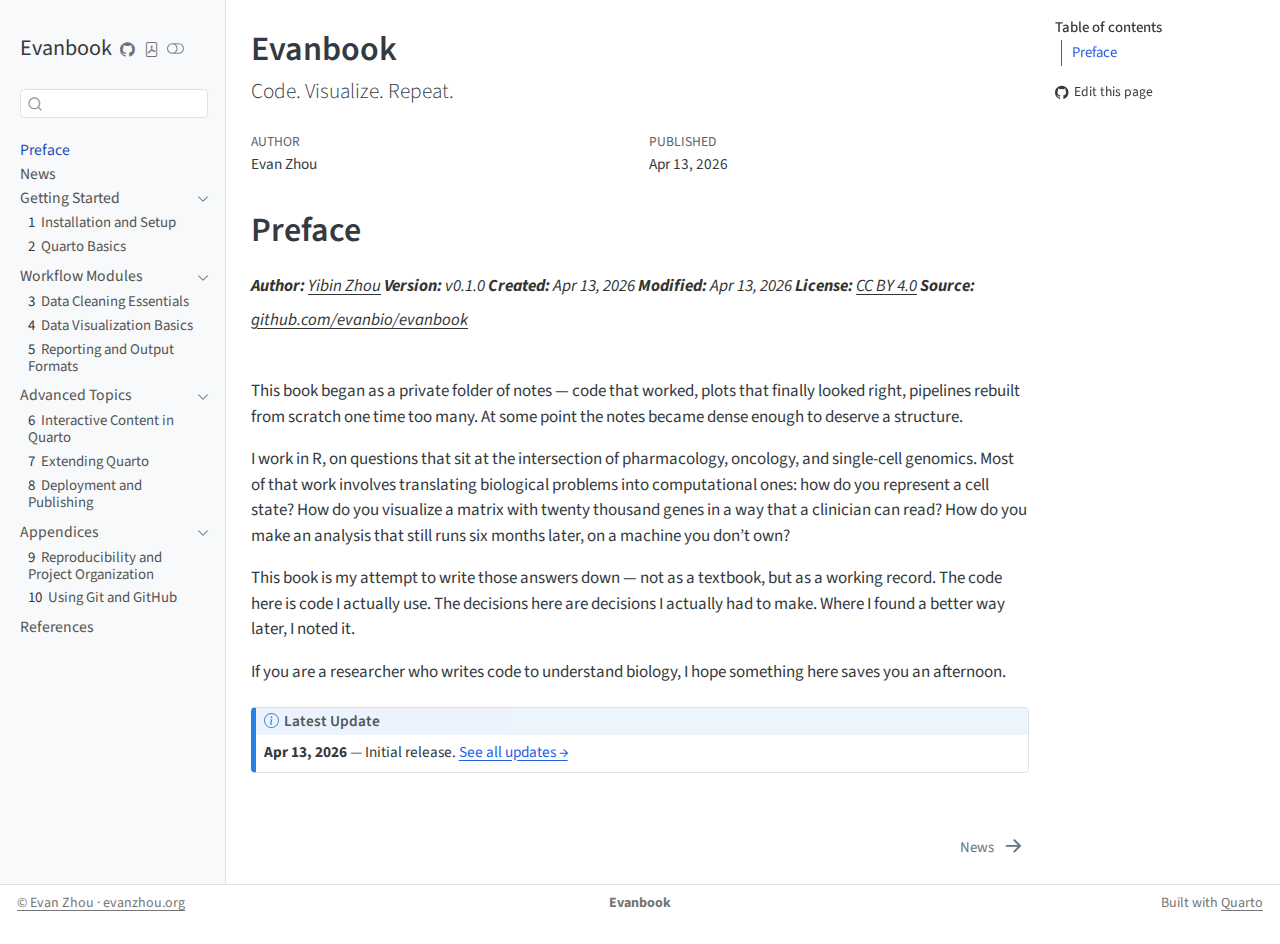
<file: index.html>
<!DOCTYPE html>
<html xmlns="http://www.w3.org/1999/xhtml" lang="en" xml:lang="en"><head>

<meta charset="utf-8">
<meta name="generator" content="quarto-1.9.37">

<meta name="viewport" content="width=device-width, initial-scale=1.0, user-scalable=yes">

<meta name="author" content="Evan Zhou">

<title>Evanbook</title>
<style>
/* Default styles provided by pandoc.
** See https://pandoc.org/MANUAL.html#variables-for-html for config info.
*/
code{white-space: pre-wrap;}
span.smallcaps{font-variant: small-caps;}
div.columns{display: flex; gap: min(4vw, 1.5em);}
div.column{flex: auto; overflow-x: auto;}
div.hanging-indent{margin-left: 1.5em; text-indent: -1.5em;}
ul.task-list{list-style: none;}
ul.task-list li input[type="checkbox"] {
  width: 0.8em;
  margin: 0 0.8em 0.2em -1em; /* quarto-specific, see https://github.com/quarto-dev/quarto-cli/issues/4556 */ 
  vertical-align: middle;
}
</style>


<script src="site_libs/quarto-nav/quarto-nav.js"></script>
<script src="site_libs/quarto-nav/headroom.min.js"></script>
<script src="site_libs/clipboard/clipboard.min.js"></script>
<script src="site_libs/quarto-search/autocomplete.umd.js"></script>
<script src="site_libs/quarto-search/fuse.min.js"></script>
<script src="site_libs/quarto-search/quarto-search.js"></script>
<meta name="quarto:offset" content="./">
<link href="./news.html" rel="next">
<script src="site_libs/quarto-html/quarto.js" type="module"></script>
<script src="site_libs/quarto-html/tabsets/tabsets.js" type="module"></script>
<script src="site_libs/quarto-html/popper.min.js"></script>
<script src="site_libs/quarto-html/tippy.umd.min.js"></script>
<script src="site_libs/quarto-html/anchor.min.js"></script>
<link href="site_libs/quarto-html/tippy.css" rel="stylesheet">
<link href="site_libs/quarto-html/quarto-syntax-highlighting-7f8f88aac4f3542376d5c11b86a4c14d.css" rel="stylesheet" class="quarto-color-scheme" id="quarto-text-highlighting-styles">
<link href="site_libs/quarto-html/quarto-syntax-highlighting-dark-d0ae9245876894da5ac7e18953ecc5cc.css" rel="stylesheet" class="quarto-color-scheme quarto-color-alternate" id="quarto-text-highlighting-styles">
<link href="site_libs/quarto-html/quarto-syntax-highlighting-7f8f88aac4f3542376d5c11b86a4c14d.css" rel="stylesheet" class="quarto-color-scheme-extra" id="quarto-text-highlighting-styles">
<script src="site_libs/bootstrap/bootstrap.min.js"></script>
<link href="site_libs/bootstrap/bootstrap-icons.css" rel="stylesheet">
<link href="site_libs/bootstrap/bootstrap-db941dfb525b62eaf54a010c0281fc62.min.css" rel="stylesheet" append-hash="true" class="quarto-color-scheme" id="quarto-bootstrap" data-mode="light">
<link href="site_libs/bootstrap/bootstrap-dark-f1f4cccce9ed77b7538b6e1c6718fb3d.min.css" rel="stylesheet" append-hash="true" class="quarto-color-scheme quarto-color-alternate" id="quarto-bootstrap" data-mode="light">
<link href="site_libs/bootstrap/bootstrap-db941dfb525b62eaf54a010c0281fc62.min.css" rel="stylesheet" append-hash="true" class="quarto-color-scheme-extra" id="quarto-bootstrap" data-mode="light">
<script id="quarto-search-options" type="application/json">{
  "location": "sidebar",
  "copy-button": false,
  "collapse-after": 3,
  "panel-placement": "start",
  "type": "textbox",
  "limit": 50,
  "keyboard-shortcut": [
    "f",
    "/",
    "s"
  ],
  "show-item-context": false,
  "language": {
    "search-no-results-text": "No results",
    "search-matching-documents-text": "matching documents",
    "search-copy-link-title": "Copy link to search",
    "search-hide-matches-text": "Hide additional matches",
    "search-more-match-text": "more match in this document",
    "search-more-matches-text": "more matches in this document",
    "search-clear-button-title": "Clear",
    "search-text-placeholder": "",
    "search-detached-cancel-button-title": "Cancel",
    "search-submit-button-title": "Submit",
    "search-label": "Search"
  }
}</script>


<link rel="stylesheet" href="assets/styles.css">
</head>

<body class="nav-sidebar docked quarto-light"><script id="quarto-html-before-body" type="application/javascript">
    const toggleBodyColorMode = (bsSheetEl) => {
      const mode = bsSheetEl.getAttribute("data-mode");
      const bodyEl = window.document.querySelector("body");
      if (mode === "dark") {
        bodyEl.classList.add("quarto-dark");
        bodyEl.classList.remove("quarto-light");
      } else {
        bodyEl.classList.add("quarto-light");
        bodyEl.classList.remove("quarto-dark");
      }
    }
    const toggleBodyColorPrimary = () => {
      const bsSheetEl = window.document.querySelector("link#quarto-bootstrap:not([rel=disabled-stylesheet])");
      if (bsSheetEl) {
        toggleBodyColorMode(bsSheetEl);
      }
    }
    const setColorSchemeToggle = (alternate) => {
      const toggles = window.document.querySelectorAll('.quarto-color-scheme-toggle');
      for (let i=0; i < toggles.length; i++) {
        const toggle = toggles[i];
        if (toggle) {
          if (alternate) {
            toggle.classList.add("alternate");
          } else {
            toggle.classList.remove("alternate");
          }
        }
      }
    };
    const toggleColorMode = (alternate) => {
      // Switch the stylesheets
      const primaryStylesheets = window.document.querySelectorAll('link.quarto-color-scheme:not(.quarto-color-alternate)');
      const alternateStylesheets = window.document.querySelectorAll('link.quarto-color-scheme.quarto-color-alternate');
      manageTransitions('#quarto-margin-sidebar .nav-link', false);
      if (alternate) {
        // note: dark is layered on light, we don't disable primary!
        enableStylesheet(alternateStylesheets);
        for (const sheetNode of alternateStylesheets) {
          if (sheetNode.id === "quarto-bootstrap") {
            toggleBodyColorMode(sheetNode);
          }
        }
      } else {
        disableStylesheet(alternateStylesheets);
        enableStylesheet(primaryStylesheets)
        toggleBodyColorPrimary();
      }
      manageTransitions('#quarto-margin-sidebar .nav-link', true);
      // Switch the toggles
      setColorSchemeToggle(alternate)
      // Hack to workaround the fact that safari doesn't
      // properly recolor the scrollbar when toggling (#1455)
      if (navigator.userAgent.indexOf('Safari') > 0 && navigator.userAgent.indexOf('Chrome') == -1) {
        manageTransitions("body", false);
        window.scrollTo(0, 1);
        setTimeout(() => {
          window.scrollTo(0, 0);
          manageTransitions("body", true);
        }, 40);
      }
    }
    const disableStylesheet = (stylesheets) => {
      for (let i=0; i < stylesheets.length; i++) {
        const stylesheet = stylesheets[i];
        stylesheet.rel = 'disabled-stylesheet';
      }
    }
    const enableStylesheet = (stylesheets) => {
      for (let i=0; i < stylesheets.length; i++) {
        const stylesheet = stylesheets[i];
        if(stylesheet.rel !== 'stylesheet') { // for Chrome, which will still FOUC without this check
          stylesheet.rel = 'stylesheet';
        }
      }
    }
    const manageTransitions = (selector, allowTransitions) => {
      const els = window.document.querySelectorAll(selector);
      for (let i=0; i < els.length; i++) {
        const el = els[i];
        if (allowTransitions) {
          el.classList.remove('notransition');
        } else {
          el.classList.add('notransition');
        }
      }
    }
    const isFileUrl = () => {
      return window.location.protocol === 'file:';
    }
    const hasAlternateSentinel = () => {
      let styleSentinel = getColorSchemeSentinel();
      if (styleSentinel !== null) {
        return styleSentinel === "alternate";
      } else {
        return false;
      }
    }
    const setStyleSentinel = (alternate) => {
      const value = alternate ? "alternate" : "default";
      if (!isFileUrl()) {
        window.localStorage.setItem("quarto-color-scheme", value);
      } else {
        localAlternateSentinel = value;
      }
    }
    const getColorSchemeSentinel = () => {
      if (!isFileUrl()) {
        const storageValue = window.localStorage.getItem("quarto-color-scheme");
        return storageValue != null ? storageValue : localAlternateSentinel;
      } else {
        return localAlternateSentinel;
      }
    }
    const toggleGiscusIfUsed = (isAlternate, darkModeDefault) => {
      const baseTheme = document.querySelector('#giscus-base-theme')?.value ?? 'light';
      const alternateTheme = document.querySelector('#giscus-alt-theme')?.value ?? 'dark';
      let newTheme = '';
      if(authorPrefersDark) {
        newTheme = isAlternate ? baseTheme : alternateTheme;
      } else {
        newTheme = isAlternate ? alternateTheme : baseTheme;
      }
      const changeGiscusTheme = () => {
        // From: https://github.com/giscus/giscus/issues/336
        const sendMessage = (message) => {
          const iframe = document.querySelector('iframe.giscus-frame');
          if (!iframe) return;
          iframe.contentWindow.postMessage({ giscus: message }, 'https://giscus.app');
        }
        sendMessage({
          setConfig: {
            theme: newTheme
          }
        });
      }
      const isGiscussLoaded = window.document.querySelector('iframe.giscus-frame') !== null;
      if (isGiscussLoaded) {
        changeGiscusTheme();
      }
    };
    const authorPrefersDark = false;
    const darkModeDefault = authorPrefersDark;
      document.querySelector('link#quarto-text-highlighting-styles.quarto-color-scheme-extra').rel = 'disabled-stylesheet';
      document.querySelector('link#quarto-bootstrap.quarto-color-scheme-extra').rel = 'disabled-stylesheet';
    let localAlternateSentinel = darkModeDefault ? 'alternate' : 'default';
    // Dark / light mode switch
    window.quartoToggleColorScheme = () => {
      // Read the current dark / light value
      let toAlternate = !hasAlternateSentinel();
      toggleColorMode(toAlternate);
      setStyleSentinel(toAlternate);
      toggleGiscusIfUsed(toAlternate, darkModeDefault);
      window.dispatchEvent(new Event('resize'));
    };
    // Switch to dark mode if need be
    if (hasAlternateSentinel()) {
      toggleColorMode(true);
    } else {
      toggleColorMode(false);
    }
  </script>

<div id="quarto-search-results"></div>
  <header id="quarto-header" class="headroom fixed-top">
  <nav class="quarto-secondary-nav">
    <div class="container-fluid d-flex">
      <button type="button" class="quarto-btn-toggle btn" data-bs-toggle="collapse" role="button" data-bs-target=".quarto-sidebar-collapse-item" aria-controls="quarto-sidebar" aria-expanded="false" aria-label="Toggle sidebar navigation" onclick="if (window.quartoToggleHeadroom) { window.quartoToggleHeadroom(); }">
        <i class="bi bi-layout-text-sidebar-reverse"></i>
      </button>
        <nav class="quarto-page-breadcrumbs" aria-label="breadcrumb"><ol class="breadcrumb"><li class="breadcrumb-item"><a href="./index.html">Preface</a></li></ol></nav>
        <a class="flex-grow-1" role="navigation" data-bs-toggle="collapse" data-bs-target=".quarto-sidebar-collapse-item" aria-controls="quarto-sidebar" aria-expanded="false" aria-label="Toggle sidebar navigation" onclick="if (window.quartoToggleHeadroom) { window.quartoToggleHeadroom(); }">      
        </a>
      <button type="button" class="btn quarto-search-button" aria-label="Search" onclick="window.quartoOpenSearch();">
        <i class="bi bi-search"></i>
      </button>
    </div>
  </nav>
</header>
<!-- content -->
<div id="quarto-content" class="quarto-container page-columns page-rows-contents page-layout-article">
<!-- sidebar -->
  <nav id="quarto-sidebar" class="sidebar collapse collapse-horizontal quarto-sidebar-collapse-item sidebar-navigation docked overflow-auto">
    <div class="pt-lg-2 mt-2 text-left sidebar-header">
    <div class="sidebar-title mb-0 py-0">
      <a href="./">Evanbook</a> 
        <div class="sidebar-tools-main tools-wide">
    <a href="https://github.com/evanbio/evanbook" title="Source Code" class="quarto-navigation-tool px-1" aria-label="Source Code"><i class="bi bi-github"></i></a>
    <a href="./Evanbook.pdf" title="Download PDF" class="quarto-navigation-tool px-1" aria-label="Download PDF"><i class="bi bi-file-pdf"></i></a>
  <a href="" class="quarto-color-scheme-toggle quarto-navigation-tool  px-1" onclick="window.quartoToggleColorScheme(); return false;" title="Toggle dark mode"><i class="bi"></i></a>
</div>
    </div>
      </div>
        <div class="mt-2 flex-shrink-0 align-items-center">
        <div class="sidebar-search">
        <div id="quarto-search" class="" title="Search"></div>
        </div>
        </div>
    <div class="sidebar-menu-container"> 
    <ul class="list-unstyled mt-1">
        <li class="sidebar-item">
  <div class="sidebar-item-container"> 
  <a href="./index.html" class="sidebar-item-text sidebar-link active">
 <span class="menu-text">Preface</span></a>
  </div>
</li>
        <li class="sidebar-item">
  <div class="sidebar-item-container"> 
  <a href="./news.html" class="sidebar-item-text sidebar-link">
 <span class="menu-text">News</span></a>
  </div>
</li>
        <li class="sidebar-item sidebar-item-section">
      <div class="sidebar-item-container"> 
            <a class="sidebar-item-text sidebar-link text-start" data-bs-toggle="collapse" data-bs-target="#quarto-sidebar-section-1" role="navigation" aria-expanded="true">
 <span class="menu-text">Getting Started</span></a>
          <a class="sidebar-item-toggle text-start" data-bs-toggle="collapse" data-bs-target="#quarto-sidebar-section-1" role="navigation" aria-expanded="true" aria-label="Toggle section">
            <i class="bi bi-chevron-right ms-2"></i>
          </a> 
      </div>
      <ul id="quarto-sidebar-section-1" class="collapse list-unstyled sidebar-section depth1 show">  
          <li class="sidebar-item">
  <div class="sidebar-item-container"> 
  <a href="./01_installation.html" class="sidebar-item-text sidebar-link">
 <span class="menu-text"><span class="chapter-number">1</span>&nbsp; <span class="chapter-title">Installation and Setup</span></span></a>
  </div>
</li>
          <li class="sidebar-item">
  <div class="sidebar-item-container"> 
  <a href="./02_quarto-basics.html" class="sidebar-item-text sidebar-link">
 <span class="menu-text"><span class="chapter-number">2</span>&nbsp; <span class="chapter-title">Quarto Basics</span></span></a>
  </div>
</li>
      </ul>
  </li>
        <li class="sidebar-item sidebar-item-section">
      <div class="sidebar-item-container"> 
            <a class="sidebar-item-text sidebar-link text-start" data-bs-toggle="collapse" data-bs-target="#quarto-sidebar-section-2" role="navigation" aria-expanded="true">
 <span class="menu-text">Workflow Modules</span></a>
          <a class="sidebar-item-toggle text-start" data-bs-toggle="collapse" data-bs-target="#quarto-sidebar-section-2" role="navigation" aria-expanded="true" aria-label="Toggle section">
            <i class="bi bi-chevron-right ms-2"></i>
          </a> 
      </div>
      <ul id="quarto-sidebar-section-2" class="collapse list-unstyled sidebar-section depth1 show">  
          <li class="sidebar-item">
  <div class="sidebar-item-container"> 
  <a href="./03_data-cleaning.html" class="sidebar-item-text sidebar-link">
 <span class="menu-text"><span class="chapter-number">3</span>&nbsp; <span class="chapter-title">Data Cleaning Essentials</span></span></a>
  </div>
</li>
          <li class="sidebar-item">
  <div class="sidebar-item-container"> 
  <a href="./04_visualization.html" class="sidebar-item-text sidebar-link">
 <span class="menu-text"><span class="chapter-number">4</span>&nbsp; <span class="chapter-title">Data Visualization Basics</span></span></a>
  </div>
</li>
          <li class="sidebar-item">
  <div class="sidebar-item-container"> 
  <a href="./05_reporting.html" class="sidebar-item-text sidebar-link">
 <span class="menu-text"><span class="chapter-number">5</span>&nbsp; <span class="chapter-title">Reporting and Output Formats</span></span></a>
  </div>
</li>
      </ul>
  </li>
        <li class="sidebar-item sidebar-item-section">
      <div class="sidebar-item-container"> 
            <a class="sidebar-item-text sidebar-link text-start" data-bs-toggle="collapse" data-bs-target="#quarto-sidebar-section-3" role="navigation" aria-expanded="true">
 <span class="menu-text">Advanced Topics</span></a>
          <a class="sidebar-item-toggle text-start" data-bs-toggle="collapse" data-bs-target="#quarto-sidebar-section-3" role="navigation" aria-expanded="true" aria-label="Toggle section">
            <i class="bi bi-chevron-right ms-2"></i>
          </a> 
      </div>
      <ul id="quarto-sidebar-section-3" class="collapse list-unstyled sidebar-section depth1 show">  
          <li class="sidebar-item">
  <div class="sidebar-item-container"> 
  <a href="./06_interactivity.html" class="sidebar-item-text sidebar-link">
 <span class="menu-text"><span class="chapter-number">6</span>&nbsp; <span class="chapter-title">Interactive Content in Quarto</span></span></a>
  </div>
</li>
          <li class="sidebar-item">
  <div class="sidebar-item-container"> 
  <a href="./07_quarto-extensions.html" class="sidebar-item-text sidebar-link">
 <span class="menu-text"><span class="chapter-number">7</span>&nbsp; <span class="chapter-title">Extending Quarto</span></span></a>
  </div>
</li>
          <li class="sidebar-item">
  <div class="sidebar-item-container"> 
  <a href="./08_deployment.html" class="sidebar-item-text sidebar-link">
 <span class="menu-text"><span class="chapter-number">8</span>&nbsp; <span class="chapter-title">Deployment and Publishing</span></span></a>
  </div>
</li>
      </ul>
  </li>
        <li class="sidebar-item sidebar-item-section">
      <div class="sidebar-item-container"> 
            <a class="sidebar-item-text sidebar-link text-start" data-bs-toggle="collapse" data-bs-target="#quarto-sidebar-section-4" role="navigation" aria-expanded="true">
 <span class="menu-text">Appendices</span></a>
          <a class="sidebar-item-toggle text-start" data-bs-toggle="collapse" data-bs-target="#quarto-sidebar-section-4" role="navigation" aria-expanded="true" aria-label="Toggle section">
            <i class="bi bi-chevron-right ms-2"></i>
          </a> 
      </div>
      <ul id="quarto-sidebar-section-4" class="collapse list-unstyled sidebar-section depth1 show">  
          <li class="sidebar-item">
  <div class="sidebar-item-container"> 
  <a href="./A1_reproducibility.html" class="sidebar-item-text sidebar-link">
 <span class="menu-text"><span class="chapter-number">9</span>&nbsp; <span class="chapter-title">Reproducibility and Project Organization</span></span></a>
  </div>
</li>
          <li class="sidebar-item">
  <div class="sidebar-item-container"> 
  <a href="./A2_git.html" class="sidebar-item-text sidebar-link">
 <span class="menu-text"><span class="chapter-number">10</span>&nbsp; <span class="chapter-title">Using Git and GitHub</span></span></a>
  </div>
</li>
      </ul>
  </li>
        <li class="sidebar-item">
  <div class="sidebar-item-container"> 
  <a href="./references.html" class="sidebar-item-text sidebar-link">
 <span class="menu-text">References</span></a>
  </div>
</li>
    </ul>
    </div>
</nav>
<div id="quarto-sidebar-glass" class="quarto-sidebar-collapse-item" data-bs-toggle="collapse" data-bs-target=".quarto-sidebar-collapse-item"></div>
<!-- margin-sidebar -->
    <div id="quarto-margin-sidebar" class="sidebar margin-sidebar">
        <nav id="TOC" role="doc-toc" class="toc-active">
    <h2 id="toc-title">Table of contents</h2>
   
  <ul>
  <li><a href="#preface" id="toc-preface" class="nav-link active" data-scroll-target="#preface">Preface</a></li>
  </ul>
<div class="toc-actions"><ul><li><a href="https://github.com/evanbio/evanbook/edit/main/index.qmd" class="toc-action"><i class="bi bi-github"></i>Edit this page</a></li></ul></div></nav>
    </div>
<!-- main -->
<main class="content" id="quarto-document-content">


<header id="title-block-header" class="quarto-title-block default">
<div class="quarto-title">
<h1 class="title">Evanbook</h1>
<p class="subtitle lead">Code. Visualize. Repeat.</p>
</div>



<div class="quarto-title-meta">

    <div>
    <div class="quarto-title-meta-heading">Author</div>
    <div class="quarto-title-meta-contents">
             <p>Evan Zhou </p>
          </div>
  </div>
    
    <div>
    <div class="quarto-title-meta-heading">Published</div>
    <div class="quarto-title-meta-contents">
      <p class="date">Apr 13, 2026</p>
    </div>
  </div>
  
    
  </div>
  


</header>


<section id="preface" class="level1 unnumbered">
<h1 class="unnumbered">Preface</h1>
<div class="book-meta">
<p><strong>Author:</strong> <a href="https://academic.evanzhou.org" target="_blank">Yibin Zhou</a> <strong>Version:</strong> v0.1.0 <strong>Created:</strong> Apr 13, 2026 <strong>Modified:</strong> Apr 13, 2026 <strong>License:</strong> <a href="https://creativecommons.org/licenses/by/4.0/" target="_blank">CC BY 4.0</a> <strong>Source:</strong> <a href="https://github.com/evanbio/evanbook" target="_blank">github.com/evanbio/evanbook</a></p>
</div>
<p>This book began as a private folder of notes — code that worked, plots that finally looked right, pipelines rebuilt from scratch one time too many. At some point the notes became dense enough to deserve a structure.</p>
<p>I work in R, on questions that sit at the intersection of pharmacology, oncology, and single-cell genomics. Most of that work involves translating biological problems into computational ones: how do you represent a cell state? How do you visualize a matrix with twenty thousand genes in a way that a clinician can read? How do you make an analysis that still runs six months later, on a machine you don’t own?</p>
<p>This book is my attempt to write those answers down — not as a textbook, but as a working record. The code here is code I actually use. The decisions here are decisions I actually had to make. Where I found a better way later, I noted it.</p>
<p>If you are a researcher who writes code to understand biology, I hope something here saves you an afternoon.</p>
<div class="callout callout-style-default callout-note callout-titled">
<div class="callout-header d-flex align-content-center">
<div class="callout-icon-container">
<i class="callout-icon"></i>
</div>
<div class="callout-title-container flex-fill">
<span class="screen-reader-only">Note</span>Latest Update
</div>
</div>
<div class="callout-body-container callout-body">
<p><strong>Apr 13, 2026</strong> — Initial release. <a href="./news.html">See all updates →</a></p>
</div>
</div>


</section>

</main> <!-- /main -->
<script id="quarto-html-after-body" type="application/javascript">
  window.document.addEventListener("DOMContentLoaded", function (event) {
    // Ensure there is a toggle, if there isn't float one in the top right
    if (window.document.querySelector('.quarto-color-scheme-toggle') === null) {
      const a = window.document.createElement('a');
      a.classList.add('top-right');
      a.classList.add('quarto-color-scheme-toggle');
      a.href = "";
      a.onclick = function() { try { window.quartoToggleColorScheme(); } catch {} return false; };
      const i = window.document.createElement("i");
      i.classList.add('bi');
      a.appendChild(i);
      window.document.body.appendChild(a);
    }
    setColorSchemeToggle(hasAlternateSentinel())
    const icon = "";
    const anchorJS = new window.AnchorJS();
    anchorJS.options = {
      placement: 'right',
      icon: icon
    };
    anchorJS.add('.anchored');
    const isCodeAnnotation = (el) => {
      for (const clz of el.classList) {
        if (clz.startsWith('code-annotation-')) {                     
          return true;
        }
      }
      return false;
    }
    const onCopySuccess = function(e) {
      // button target
      const button = e.trigger;
      // don't keep focus
      button.blur();
      // flash "checked"
      button.classList.add('code-copy-button-checked');
      var currentTitle = button.getAttribute("title");
      button.setAttribute("title", "Copied!");
      let tooltip;
      if (window.bootstrap) {
        button.setAttribute("data-bs-toggle", "tooltip");
        button.setAttribute("data-bs-placement", "left");
        button.setAttribute("data-bs-title", "Copied!");
        tooltip = new bootstrap.Tooltip(button, 
          { trigger: "manual", 
            customClass: "code-copy-button-tooltip",
            offset: [0, -8]});
        tooltip.show();    
      }
      setTimeout(function() {
        if (tooltip) {
          tooltip.hide();
          button.removeAttribute("data-bs-title");
          button.removeAttribute("data-bs-toggle");
          button.removeAttribute("data-bs-placement");
        }
        button.setAttribute("title", currentTitle);
        button.classList.remove('code-copy-button-checked');
      }, 1000);
      // clear code selection
      e.clearSelection();
    }
    const getTextToCopy = function(trigger) {
      const outerScaffold = trigger.parentElement.cloneNode(true);
      const codeEl = outerScaffold.querySelector('code');
      for (const childEl of codeEl.children) {
        if (isCodeAnnotation(childEl)) {
          childEl.remove();
        }
      }
      return codeEl.innerText;
    }
    const clipboard = new window.ClipboardJS('.code-copy-button:not([data-in-quarto-modal])', {
      text: getTextToCopy
    });
    clipboard.on('success', onCopySuccess);
    if (window.document.getElementById('quarto-embedded-source-code-modal')) {
      const clipboardModal = new window.ClipboardJS('.code-copy-button[data-in-quarto-modal]', {
        text: getTextToCopy,
        container: window.document.getElementById('quarto-embedded-source-code-modal')
      });
      clipboardModal.on('success', onCopySuccess);
    }
      var localhostRegex = new RegExp(/^(?:http|https):\/\/localhost\:?[0-9]*\//);
      var mailtoRegex = new RegExp(/^mailto:/);
        var filterRegex = new RegExp("https:\/\/evanbio\.github\.io\/evanbook");
      var isInternal = (href) => {
          return filterRegex.test(href) || localhostRegex.test(href) || mailtoRegex.test(href);
      }
      // Inspect non-navigation links and adorn them if external
     var links = window.document.querySelectorAll('a[href]:not(.nav-link):not(.navbar-brand):not(.toc-action):not(.sidebar-link):not(.sidebar-item-toggle):not(.pagination-link):not(.no-external):not([aria-hidden]):not(.dropdown-item):not(.quarto-navigation-tool):not(.about-link)');
      for (var i=0; i<links.length; i++) {
        const link = links[i];
        if (!isInternal(link.href)) {
          // undo the damage that might have been done by quarto-nav.js in the case of
          // links that we want to consider external
          if (link.dataset.originalHref !== undefined) {
            link.href = link.dataset.originalHref;
          }
        }
      }
    function tippyHover(el, contentFn, onTriggerFn, onUntriggerFn) {
      const config = {
        allowHTML: true,
        maxWidth: 500,
        delay: 100,
        arrow: false,
        appendTo: function(el) {
            return el.parentElement;
        },
        interactive: true,
        interactiveBorder: 10,
        theme: 'quarto',
        placement: 'bottom-start',
      };
      if (contentFn) {
        config.content = contentFn;
      }
      if (onTriggerFn) {
        config.onTrigger = onTriggerFn;
      }
      if (onUntriggerFn) {
        config.onUntrigger = onUntriggerFn;
      }
      window.tippy(el, config); 
    }
    const noterefs = window.document.querySelectorAll('a[role="doc-noteref"]');
    for (var i=0; i<noterefs.length; i++) {
      const ref = noterefs[i];
      tippyHover(ref, function() {
        // use id or data attribute instead here
        let href = ref.getAttribute('data-footnote-href') || ref.getAttribute('href');
        try { href = new URL(href).hash; } catch {}
        const id = href.replace(/^#\/?/, "");
        const note = window.document.getElementById(id);
        if (note) {
          return note.innerHTML;
        } else {
          return "";
        }
      });
    }
    const xrefs = window.document.querySelectorAll('a.quarto-xref');
    const processXRef = (id, note) => {
      // Strip column container classes
      const stripColumnClz = (el) => {
        el.classList.remove("page-full", "page-columns");
        if (el.children) {
          for (const child of el.children) {
            stripColumnClz(child);
          }
        }
      }
      stripColumnClz(note)
      if (id === null || id.startsWith('sec-')) {
        // Special case sections, only their first couple elements
        const container = document.createElement("div");
        if (note.children && note.children.length > 2) {
          container.appendChild(note.children[0].cloneNode(true));
          for (let i = 1; i < note.children.length; i++) {
            const child = note.children[i];
            if (child.tagName === "P" && child.innerText === "") {
              continue;
            } else {
              container.appendChild(child.cloneNode(true));
              break;
            }
          }
          if (window.Quarto?.typesetMath) {
            window.Quarto.typesetMath(container);
          }
          return container.innerHTML
        } else {
          if (window.Quarto?.typesetMath) {
            window.Quarto.typesetMath(note);
          }
          return note.innerHTML;
        }
      } else {
        // Remove any anchor links if they are present
        const anchorLink = note.querySelector('a.anchorjs-link');
        if (anchorLink) {
          anchorLink.remove();
        }
        if (window.Quarto?.typesetMath) {
          window.Quarto.typesetMath(note);
        }
        if (note.classList.contains("callout")) {
          return note.outerHTML;
        } else {
          return note.innerHTML;
        }
      }
    }
    for (var i=0; i<xrefs.length; i++) {
      const xref = xrefs[i];
      tippyHover(xref, undefined, function(instance) {
        instance.disable();
        let url = xref.getAttribute('href');
        let hash = undefined; 
        if (url.startsWith('#')) {
          hash = url;
        } else {
          try { hash = new URL(url).hash; } catch {}
        }
        if (hash) {
          const id = hash.replace(/^#\/?/, "");
          const note = window.document.getElementById(id);
          if (note !== null) {
            try {
              const html = processXRef(id, note.cloneNode(true));
              instance.setContent(html);
            } finally {
              instance.enable();
              instance.show();
            }
          } else {
            // See if we can fetch this
            fetch(url.split('#')[0])
            .then(res => res.text())
            .then(html => {
              const parser = new DOMParser();
              const htmlDoc = parser.parseFromString(html, "text/html");
              const note = htmlDoc.getElementById(id);
              if (note !== null) {
                const html = processXRef(id, note);
                instance.setContent(html);
              } 
            }).finally(() => {
              instance.enable();
              instance.show();
            });
          }
        } else {
          // See if we can fetch a full url (with no hash to target)
          // This is a special case and we should probably do some content thinning / targeting
          fetch(url)
          .then(res => res.text())
          .then(html => {
            const parser = new DOMParser();
            const htmlDoc = parser.parseFromString(html, "text/html");
            const note = htmlDoc.querySelector('main.content');
            if (note !== null) {
              // This should only happen for chapter cross references
              // (since there is no id in the URL)
              // remove the first header
              if (note.children.length > 0 && note.children[0].tagName === "HEADER") {
                note.children[0].remove();
              }
              const html = processXRef(null, note);
              instance.setContent(html);
            } 
          }).finally(() => {
            instance.enable();
            instance.show();
          });
        }
      }, function(instance) {
      });
    }
        let selectedAnnoteEl;
        const selectorForAnnotation = ( cell, annotation) => {
          let cellAttr = 'data-code-cell="' + cell + '"';
          let lineAttr = 'data-code-annotation="' +  annotation + '"';
          const selector = 'span[' + cellAttr + '][' + lineAttr + ']';
          return selector;
        }
        const selectCodeLines = (annoteEl) => {
          const doc = window.document;
          const targetCell = annoteEl.getAttribute("data-target-cell");
          const targetAnnotation = annoteEl.getAttribute("data-target-annotation");
          const annoteSpan = window.document.querySelector(selectorForAnnotation(targetCell, targetAnnotation));
          const lines = annoteSpan.getAttribute("data-code-lines").split(",");
          const lineIds = lines.map((line) => {
            return targetCell + "-" + line;
          })
          let top = null;
          let height = null;
          let parent = null;
          if (lineIds.length > 0) {
              //compute the position of the single el (top and bottom and make a div)
              const el = window.document.getElementById(lineIds[0]);
              top = el.offsetTop;
              height = el.offsetHeight;
              parent = el.parentElement.parentElement;
            if (lineIds.length > 1) {
              const lastEl = window.document.getElementById(lineIds[lineIds.length - 1]);
              const bottom = lastEl.offsetTop + lastEl.offsetHeight;
              height = bottom - top;
            }
            if (top !== null && height !== null && parent !== null) {
              // cook up a div (if necessary) and position it 
              let div = window.document.getElementById("code-annotation-line-highlight");
              if (div === null) {
                div = window.document.createElement("div");
                div.setAttribute("id", "code-annotation-line-highlight");
                div.style.position = 'absolute';
                parent.appendChild(div);
              }
              div.style.top = top - 2 + "px";
              div.style.height = height + 4 + "px";
              div.style.left = 0;
              let gutterDiv = window.document.getElementById("code-annotation-line-highlight-gutter");
              if (gutterDiv === null) {
                gutterDiv = window.document.createElement("div");
                gutterDiv.setAttribute("id", "code-annotation-line-highlight-gutter");
                gutterDiv.style.position = 'absolute';
                const codeCell = window.document.getElementById(targetCell);
                const gutter = codeCell.querySelector('.code-annotation-gutter');
                gutter.appendChild(gutterDiv);
              }
              gutterDiv.style.top = top - 2 + "px";
              gutterDiv.style.height = height + 4 + "px";
            }
            selectedAnnoteEl = annoteEl;
          }
        };
        const unselectCodeLines = () => {
          const elementsIds = ["code-annotation-line-highlight", "code-annotation-line-highlight-gutter"];
          elementsIds.forEach((elId) => {
            const div = window.document.getElementById(elId);
            if (div) {
              div.remove();
            }
          });
          selectedAnnoteEl = undefined;
        };
          // Handle positioning of the toggle
      window.addEventListener(
        "resize",
        throttle(() => {
          elRect = undefined;
          if (selectedAnnoteEl) {
            selectCodeLines(selectedAnnoteEl);
          }
        }, 10)
      );
      function throttle(fn, ms) {
      let throttle = false;
      let timer;
        return (...args) => {
          if(!throttle) { // first call gets through
              fn.apply(this, args);
              throttle = true;
          } else { // all the others get throttled
              if(timer) clearTimeout(timer); // cancel #2
              timer = setTimeout(() => {
                fn.apply(this, args);
                timer = throttle = false;
              }, ms);
          }
        };
      }
        // Attach click handler to the DT
        const annoteDls = window.document.querySelectorAll('dt[data-target-cell]');
        for (const annoteDlNode of annoteDls) {
          annoteDlNode.addEventListener('click', (event) => {
            const clickedEl = event.target;
            if (clickedEl !== selectedAnnoteEl) {
              unselectCodeLines();
              const activeEl = window.document.querySelector('dt[data-target-cell].code-annotation-active');
              if (activeEl) {
                activeEl.classList.remove('code-annotation-active');
              }
              selectCodeLines(clickedEl);
              clickedEl.classList.add('code-annotation-active');
            } else {
              // Unselect the line
              unselectCodeLines();
              clickedEl.classList.remove('code-annotation-active');
            }
          });
        }
    const findCites = (el) => {
      const parentEl = el.parentElement;
      if (parentEl) {
        const cites = parentEl.dataset.cites;
        if (cites) {
          return {
            el,
            cites: cites.split(' ')
          };
        } else {
          return findCites(el.parentElement)
        }
      } else {
        return undefined;
      }
    };
    var bibliorefs = window.document.querySelectorAll('a[role="doc-biblioref"]');
    for (var i=0; i<bibliorefs.length; i++) {
      const ref = bibliorefs[i];
      const citeInfo = findCites(ref);
      if (citeInfo) {
        tippyHover(citeInfo.el, function() {
          var popup = window.document.createElement('div');
          citeInfo.cites.forEach(function(cite) {
            var citeDiv = window.document.createElement('div');
            citeDiv.classList.add('hanging-indent');
            citeDiv.classList.add('csl-entry');
            var biblioDiv = window.document.getElementById('ref-' + cite);
            if (biblioDiv) {
              citeDiv.innerHTML = biblioDiv.innerHTML;
            }
            popup.appendChild(citeDiv);
          });
          return popup.innerHTML;
        });
      }
    }
  });
  </script>
<nav class="page-navigation">
  <div class="nav-page nav-page-previous">
  </div>
  <div class="nav-page nav-page-next">
      <a href="./news.html" class="pagination-link" aria-label="News">
        <span class="nav-page-text">News</span> <i class="bi bi-arrow-right-short"></i>
      </a>
  </div>
</nav>
</div> <!-- /content -->
<footer class="footer">
  <div class="nav-footer">
    <div class="nav-footer-left">
<p><a href="https://evanzhou.org">© Evan Zhou · evanzhou.org</a></p>
</div>   
    <div class="nav-footer-center">
<p><strong>Evanbook</strong></p>
<div class="toc-actions d-sm-block d-md-none"><ul><li><a href="https://github.com/evanbio/evanbook/edit/main/index.qmd" class="toc-action"><i class="bi bi-github"></i>Edit this page</a></li></ul></div></div>
    <div class="nav-footer-right">
<p>Built with <a href="https://quarto.org/">Quarto</a></p>
</div>
  </div>
</footer>




</body></html>
</file>
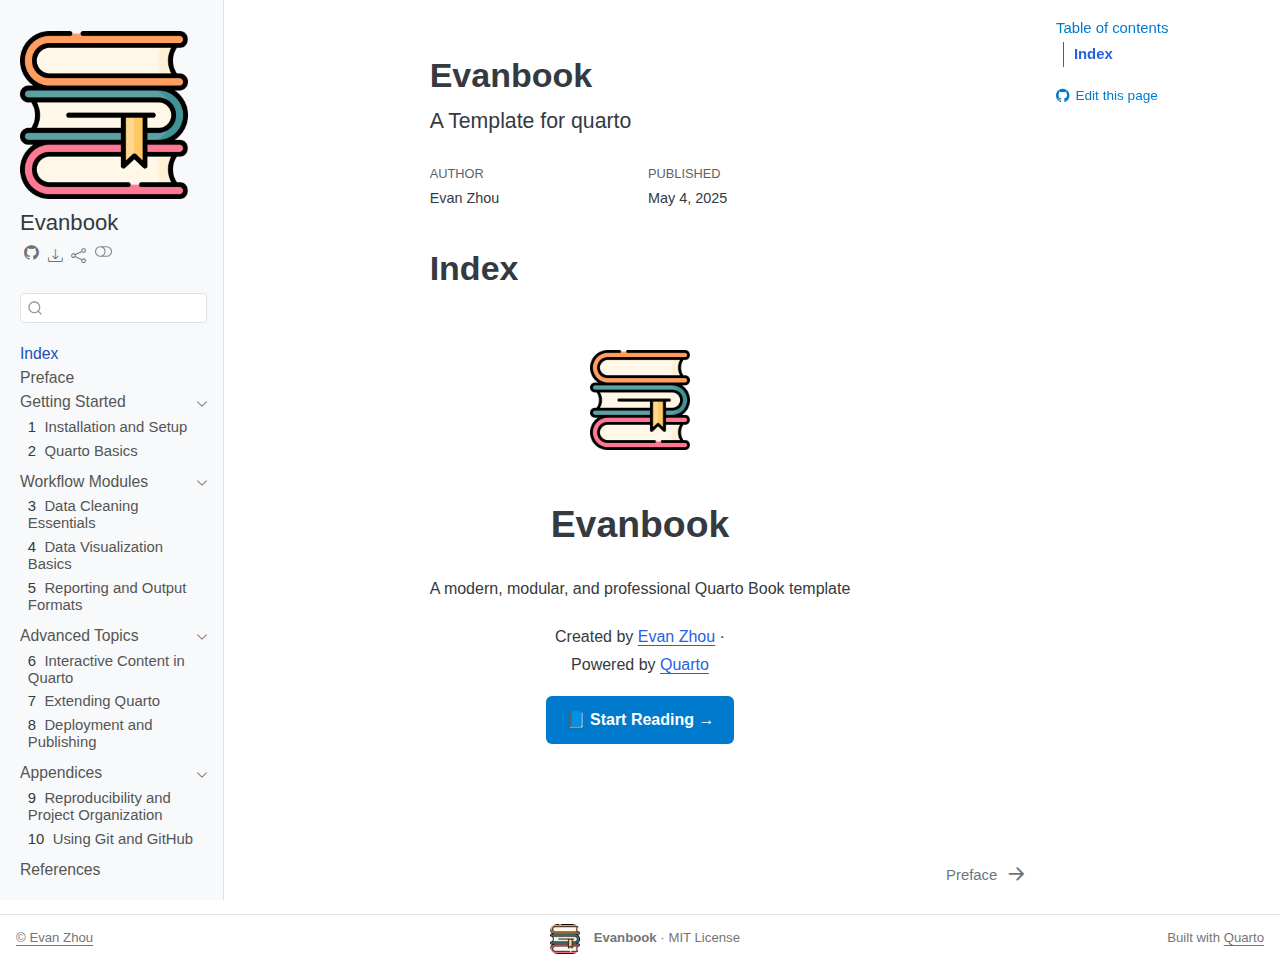
<file: docs/index.html>
<!DOCTYPE html>
<html xmlns="http://www.w3.org/1999/xhtml" lang="en" xml:lang="en"><head>

<meta charset="utf-8">
<meta name="generator" content="quarto-1.7.22">

<meta name="viewport" content="width=device-width, initial-scale=1.0, user-scalable=yes">

<meta name="author" content="Evan Zhou">
<meta name="dcterms.date" content="2025-05-04">

<title>Evanbook</title>
<style>
code{white-space: pre-wrap;}
span.smallcaps{font-variant: small-caps;}
div.columns{display: flex; gap: min(4vw, 1.5em);}
div.column{flex: auto; overflow-x: auto;}
div.hanging-indent{margin-left: 1.5em; text-indent: -1.5em;}
ul.task-list{list-style: none;}
ul.task-list li input[type="checkbox"] {
  width: 0.8em;
  margin: 0 0.8em 0.2em -1em; /* quarto-specific, see https://github.com/quarto-dev/quarto-cli/issues/4556 */ 
  vertical-align: middle;
}
</style>


<script src="site_libs/quarto-nav/quarto-nav.js"></script>
<script src="site_libs/quarto-nav/headroom.min.js"></script>
<script src="site_libs/clipboard/clipboard.min.js"></script>
<script src="site_libs/quarto-search/autocomplete.umd.js"></script>
<script src="site_libs/quarto-search/fuse.min.js"></script>
<script src="site_libs/quarto-search/quarto-search.js"></script>
<meta name="quarto:offset" content="./">
<link href="./preface.html" rel="next">
<script src="site_libs/quarto-html/quarto.js" type="module"></script>
<script src="site_libs/quarto-html/tabsets/tabsets.js" type="module"></script>
<script src="site_libs/quarto-html/popper.min.js"></script>
<script src="site_libs/quarto-html/tippy.umd.min.js"></script>
<script src="site_libs/quarto-html/anchor.min.js"></script>
<link href="site_libs/quarto-html/tippy.css" rel="stylesheet">
<link href="site_libs/quarto-html/quarto-syntax-highlighting-dark-a5cd134f9b40a21b85be3e62cd27a8fe.css" rel="stylesheet" class="quarto-color-scheme quarto-color-alternate" id="quarto-text-highlighting-styles">
<link href="site_libs/quarto-html/quarto-syntax-highlighting-7b4406b7675125bc2ba204020e191172.css" rel="stylesheet" class="quarto-color-scheme" id="quarto-text-highlighting-styles">
<script src="site_libs/bootstrap/bootstrap.min.js"></script>
<link href="site_libs/bootstrap/bootstrap-icons.css" rel="stylesheet">
<link href="site_libs/bootstrap/bootstrap-dark-e864123afe56e65cc89f871b60d784b3.min.css" rel="stylesheet" append-hash="true" class="quarto-color-scheme quarto-color-alternate" id="quarto-bootstrap" data-mode="dark">
<link href="site_libs/bootstrap/bootstrap-de0b74b2748003747639d2702f0b129f.min.css" rel="stylesheet" append-hash="true" class="quarto-color-scheme" id="quarto-bootstrap" data-mode="light">
<script id="quarto-search-options" type="application/json">{
  "location": "sidebar",
  "copy-button": false,
  "collapse-after": 3,
  "panel-placement": "start",
  "type": "textbox",
  "limit": 50,
  "keyboard-shortcut": [
    "f",
    "/",
    "s"
  ],
  "show-item-context": false,
  "language": {
    "search-no-results-text": "No results",
    "search-matching-documents-text": "matching documents",
    "search-copy-link-title": "Copy link to search",
    "search-hide-matches-text": "Hide additional matches",
    "search-more-match-text": "more match in this document",
    "search-more-matches-text": "more matches in this document",
    "search-clear-button-title": "Clear",
    "search-text-placeholder": "",
    "search-detached-cancel-button-title": "Cancel",
    "search-submit-button-title": "Submit",
    "search-label": "Search"
  }
}</script>
<script async="" src="https://hypothes.is/embed.js"></script>
<script>
  window.document.addEventListener("DOMContentLoaded", function (_event) {
    document.body.classList.add('hypothesis-enabled');
  });
</script>


<link rel="stylesheet" href="styles.css">
<meta name="twitter:title" content="Evanbook">
<meta name="twitter:description" content="A Template for quarto">
<meta name="twitter:image" content="images/astronaut.png">
<meta name="twitter:image:alt" content="A cover image with a Pacific Cleaner Shrimp illustration">
<meta name="twitter:card" content="summary_large_image">
</head>

<body class="nav-sidebar docked quarto-light">

<div id="quarto-search-results"></div>
  <header id="quarto-header" class="headroom fixed-top">
  <nav class="quarto-secondary-nav">
    <div class="container-fluid d-flex">
      <button type="button" class="quarto-btn-toggle btn" data-bs-toggle="collapse" role="button" data-bs-target=".quarto-sidebar-collapse-item" aria-controls="quarto-sidebar" aria-expanded="false" aria-label="Toggle sidebar navigation" onclick="if (window.quartoToggleHeadroom) { window.quartoToggleHeadroom(); }">
        <i class="bi bi-layout-text-sidebar-reverse"></i>
      </button>
        <nav class="quarto-page-breadcrumbs" aria-label="breadcrumb"><ol class="breadcrumb"><li class="breadcrumb-item"><a href="./index.html">Index</a></li></ol></nav>
        <a class="flex-grow-1" role="navigation" data-bs-toggle="collapse" data-bs-target=".quarto-sidebar-collapse-item" aria-controls="quarto-sidebar" aria-expanded="false" aria-label="Toggle sidebar navigation" onclick="if (window.quartoToggleHeadroom) { window.quartoToggleHeadroom(); }">      
        </a>
      <button type="button" class="btn quarto-search-button" aria-label="Search" onclick="window.quartoOpenSearch();">
        <i class="bi bi-search"></i>
      </button>
    </div>
  </nav>
</header>
<!-- content -->
<div id="quarto-content" class="quarto-container page-columns page-rows-contents page-layout-article">
<!-- sidebar -->
  <nav id="quarto-sidebar" class="sidebar collapse collapse-horizontal quarto-sidebar-collapse-item sidebar-navigation docked overflow-auto">
    <div class="pt-lg-2 mt-2 text-left sidebar-header sidebar-header-stacked">
      <a href="./index.html" class="sidebar-logo-link">
      <img src="./images/icon.png" alt="" class="sidebar-logo py-0 d-lg-inline d-none">
      </a>
    <div class="sidebar-title mb-0 py-0">
      <a href="./">Evanbook</a> 
        <div class="sidebar-tools-main tools-wide">
    <a href="https://github.com/evanbio/evanbook" title="Source Code" class="quarto-navigation-tool px-1" aria-label="Source Code"><i class="bi bi-github"></i></a>
    <div class="dropdown">
      <a href="" title="Download" id="quarto-navigation-tool-dropdown-0" class="quarto-navigation-tool dropdown-toggle px-1" data-bs-toggle="dropdown" aria-expanded="false" role="link" aria-label="Download"><i class="bi bi-download"></i></a>
      <ul class="dropdown-menu" aria-labelledby="quarto-navigation-tool-dropdown-0">
          <li>
            <a class="dropdown-item sidebar-tools-main-item" href="./Evanbook.pdf">
              <i class="bi bi-file-pdf pe-1"></i>
            Download PDF
            </a>
          </li>
          <li>
            <a class="dropdown-item sidebar-tools-main-item" href="./Evanbook.epub">
              <i class="bi bi-journal pe-1"></i>
            Download ePub
            </a>
          </li>
          <li>
            <a class="dropdown-item sidebar-tools-main-item" href="./Evanbook.docx">
              <i class="bi bi-file-word pe-1"></i>
            Download Docx
            </a>
          </li>
      </ul>
    </div>
    <div class="dropdown">
      <a href="" title="Share" id="quarto-navigation-tool-dropdown-1" class="quarto-navigation-tool dropdown-toggle px-1" data-bs-toggle="dropdown" aria-expanded="false" role="link" aria-label="Share"><i class="bi bi-share"></i></a>
      <ul class="dropdown-menu" aria-labelledby="quarto-navigation-tool-dropdown-1">
          <li>
            <a class="dropdown-item sidebar-tools-main-item" href="https://twitter.com/intent/tweet?url=|url|">
              <i class="bi bi-twitter pe-1"></i>
            Twitter
            </a>
          </li>
          <li>
            <a class="dropdown-item sidebar-tools-main-item" href="https://www.facebook.com/sharer/sharer.php?u=|url|">
              <i class="bi bi-facebook pe-1"></i>
            Facebook
            </a>
          </li>
          <li>
            <a class="dropdown-item sidebar-tools-main-item" href="https://www.linkedin.com/sharing/share-offsite/?url=|url|">
              <i class="bi bi-linkedin pe-1"></i>
            LinkedIn
            </a>
          </li>
      </ul>
    </div>
  <a href="" class="quarto-color-scheme-toggle quarto-navigation-tool  px-1" onclick="window.quartoToggleColorScheme(); return false;" title="Toggle dark mode"><i class="bi"></i></a>
</div>
    </div>
      </div>
        <div class="mt-2 flex-shrink-0 align-items-center">
        <div class="sidebar-search">
        <div id="quarto-search" class="" title="Search"></div>
        </div>
        </div>
    <div class="sidebar-menu-container"> 
    <ul class="list-unstyled mt-1">
        <li class="sidebar-item">
  <div class="sidebar-item-container"> 
  <a href="./index.html" class="sidebar-item-text sidebar-link active">
 <span class="menu-text">Index</span></a>
  </div>
</li>
        <li class="sidebar-item">
  <div class="sidebar-item-container"> 
  <a href="./preface.html" class="sidebar-item-text sidebar-link">
 <span class="menu-text">Preface</span></a>
  </div>
</li>
        <li class="sidebar-item sidebar-item-section">
      <div class="sidebar-item-container"> 
            <a class="sidebar-item-text sidebar-link text-start" data-bs-toggle="collapse" data-bs-target="#quarto-sidebar-section-1" role="navigation" aria-expanded="true">
 <span class="menu-text">Getting Started</span></a>
          <a class="sidebar-item-toggle text-start" data-bs-toggle="collapse" data-bs-target="#quarto-sidebar-section-1" role="navigation" aria-expanded="true" aria-label="Toggle section">
            <i class="bi bi-chevron-right ms-2"></i>
          </a> 
      </div>
      <ul id="quarto-sidebar-section-1" class="collapse list-unstyled sidebar-section depth1 show">  
          <li class="sidebar-item">
  <div class="sidebar-item-container"> 
  <a href="./01_installation.html" class="sidebar-item-text sidebar-link">
 <span class="menu-text"><span class="chapter-number">1</span>&nbsp; <span class="chapter-title">Installation and Setup</span></span></a>
  </div>
</li>
          <li class="sidebar-item">
  <div class="sidebar-item-container"> 
  <a href="./02_quarto-basics.html" class="sidebar-item-text sidebar-link">
 <span class="menu-text"><span class="chapter-number">2</span>&nbsp; <span class="chapter-title">Quarto Basics</span></span></a>
  </div>
</li>
      </ul>
  </li>
        <li class="sidebar-item sidebar-item-section">
      <div class="sidebar-item-container"> 
            <a class="sidebar-item-text sidebar-link text-start" data-bs-toggle="collapse" data-bs-target="#quarto-sidebar-section-2" role="navigation" aria-expanded="true">
 <span class="menu-text">Workflow Modules</span></a>
          <a class="sidebar-item-toggle text-start" data-bs-toggle="collapse" data-bs-target="#quarto-sidebar-section-2" role="navigation" aria-expanded="true" aria-label="Toggle section">
            <i class="bi bi-chevron-right ms-2"></i>
          </a> 
      </div>
      <ul id="quarto-sidebar-section-2" class="collapse list-unstyled sidebar-section depth1 show">  
          <li class="sidebar-item">
  <div class="sidebar-item-container"> 
  <a href="./03_data-cleaning.html" class="sidebar-item-text sidebar-link">
 <span class="menu-text"><span class="chapter-number">3</span>&nbsp; <span class="chapter-title">Data Cleaning Essentials</span></span></a>
  </div>
</li>
          <li class="sidebar-item">
  <div class="sidebar-item-container"> 
  <a href="./04_visualization.html" class="sidebar-item-text sidebar-link">
 <span class="menu-text"><span class="chapter-number">4</span>&nbsp; <span class="chapter-title">Data Visualization Basics</span></span></a>
  </div>
</li>
          <li class="sidebar-item">
  <div class="sidebar-item-container"> 
  <a href="./05_reporting.html" class="sidebar-item-text sidebar-link">
 <span class="menu-text"><span class="chapter-number">5</span>&nbsp; <span class="chapter-title">Reporting and Output Formats</span></span></a>
  </div>
</li>
      </ul>
  </li>
        <li class="sidebar-item sidebar-item-section">
      <div class="sidebar-item-container"> 
            <a class="sidebar-item-text sidebar-link text-start" data-bs-toggle="collapse" data-bs-target="#quarto-sidebar-section-3" role="navigation" aria-expanded="true">
 <span class="menu-text">Advanced Topics</span></a>
          <a class="sidebar-item-toggle text-start" data-bs-toggle="collapse" data-bs-target="#quarto-sidebar-section-3" role="navigation" aria-expanded="true" aria-label="Toggle section">
            <i class="bi bi-chevron-right ms-2"></i>
          </a> 
      </div>
      <ul id="quarto-sidebar-section-3" class="collapse list-unstyled sidebar-section depth1 show">  
          <li class="sidebar-item">
  <div class="sidebar-item-container"> 
  <a href="./06_interactivity.html" class="sidebar-item-text sidebar-link">
 <span class="menu-text"><span class="chapter-number">6</span>&nbsp; <span class="chapter-title">Interactive Content in Quarto</span></span></a>
  </div>
</li>
          <li class="sidebar-item">
  <div class="sidebar-item-container"> 
  <a href="./07_quarto-extensions.html" class="sidebar-item-text sidebar-link">
 <span class="menu-text"><span class="chapter-number">7</span>&nbsp; <span class="chapter-title">Extending Quarto</span></span></a>
  </div>
</li>
          <li class="sidebar-item">
  <div class="sidebar-item-container"> 
  <a href="./08_deployment.html" class="sidebar-item-text sidebar-link">
 <span class="menu-text"><span class="chapter-number">8</span>&nbsp; <span class="chapter-title">Deployment and Publishing</span></span></a>
  </div>
</li>
      </ul>
  </li>
        <li class="sidebar-item sidebar-item-section">
      <div class="sidebar-item-container"> 
            <a class="sidebar-item-text sidebar-link text-start" data-bs-toggle="collapse" data-bs-target="#quarto-sidebar-section-4" role="navigation" aria-expanded="true">
 <span class="menu-text">Appendices</span></a>
          <a class="sidebar-item-toggle text-start" data-bs-toggle="collapse" data-bs-target="#quarto-sidebar-section-4" role="navigation" aria-expanded="true" aria-label="Toggle section">
            <i class="bi bi-chevron-right ms-2"></i>
          </a> 
      </div>
      <ul id="quarto-sidebar-section-4" class="collapse list-unstyled sidebar-section depth1 show">  
          <li class="sidebar-item">
  <div class="sidebar-item-container"> 
  <a href="./A1_reproducibility.html" class="sidebar-item-text sidebar-link">
 <span class="menu-text"><span class="chapter-number">9</span>&nbsp; <span class="chapter-title">Reproducibility and Project Organization</span></span></a>
  </div>
</li>
          <li class="sidebar-item">
  <div class="sidebar-item-container"> 
  <a href="./A2_git.html" class="sidebar-item-text sidebar-link">
 <span class="menu-text"><span class="chapter-number">10</span>&nbsp; <span class="chapter-title">Using Git and GitHub</span></span></a>
  </div>
</li>
      </ul>
  </li>
        <li class="sidebar-item">
  <div class="sidebar-item-container"> 
  <a href="./references.html" class="sidebar-item-text sidebar-link">
 <span class="menu-text">References</span></a>
  </div>
</li>
    </ul>
    </div>
</nav>
<div id="quarto-sidebar-glass" class="quarto-sidebar-collapse-item" data-bs-toggle="collapse" data-bs-target=".quarto-sidebar-collapse-item"></div>
<!-- margin-sidebar -->
    <div id="quarto-margin-sidebar" class="sidebar margin-sidebar">
        <nav id="TOC" role="doc-toc" class="toc-active">
    <h2 id="toc-title">Table of contents</h2>
   
  <ul>
  <li><a href="#index" id="toc-index" class="nav-link active" data-scroll-target="#index">Index</a></li>
  </ul>
<div class="toc-actions"><ul><li><a href="https://github.com/evanbio/evanbook/edit/main/index.qmd" class="toc-action"><i class="bi bi-github"></i>Edit this page</a></li></ul></div></nav>
    </div>
<!-- main -->
<main class="content" id="quarto-document-content">
<script id="quarto-html-before-body" type="application/javascript">
    const toggleBodyColorMode = (bsSheetEl) => {
      const mode = bsSheetEl.getAttribute("data-mode");
      const bodyEl = window.document.querySelector("body");
      if (mode === "dark") {
        bodyEl.classList.add("quarto-dark");
        bodyEl.classList.remove("quarto-light");
      } else {
        bodyEl.classList.add("quarto-light");
        bodyEl.classList.remove("quarto-dark");
      }
    }
    const toggleBodyColorPrimary = () => {
      const bsSheetEl = window.document.querySelector("link#quarto-bootstrap:not([rel=disabled-stylesheet])");
      if (bsSheetEl) {
        toggleBodyColorMode(bsSheetEl);
      }
    }
    window.setColorSchemeToggle = (alternate) => {
      const toggles = window.document.querySelectorAll('.quarto-color-scheme-toggle');
      for (let i=0; i < toggles.length; i++) {
        const toggle = toggles[i];
        if (toggle) {
          if (alternate) {
            toggle.classList.add("alternate");
          } else {
            toggle.classList.remove("alternate");
          }
        }
      }
    };
    const toggleColorMode = (alternate) => {
      // Switch the stylesheets
      const primaryStylesheets = window.document.querySelectorAll('link.quarto-color-scheme:not(.quarto-color-alternate)');
      const alternateStylesheets = window.document.querySelectorAll('link.quarto-color-scheme.quarto-color-alternate');
      manageTransitions('#quarto-margin-sidebar .nav-link', false);
      if (alternate) {
        disableStylesheet(primaryStylesheets)
        enableStylesheet(alternateStylesheets);
        for (const sheetNode of alternateStylesheets) {
          if (sheetNode.id === "quarto-bootstrap") {
            toggleBodyColorMode(sheetNode);
          }
        }
      } else {
        disableStylesheet(alternateStylesheets);
        enableStylesheet(primaryStylesheets)
        toggleBodyColorPrimary();
      }
      manageTransitions('#quarto-margin-sidebar .nav-link', true);
      // Switch the toggles
      window.setColorSchemeToggle(alternate)
      // Hack to workaround the fact that safari doesn't
      // properly recolor the scrollbar when toggling (#1455)
      if (navigator.userAgent.indexOf('Safari') > 0 && navigator.userAgent.indexOf('Chrome') == -1) {
        manageTransitions("body", false);
        window.scrollTo(0, 1);
        setTimeout(() => {
          window.scrollTo(0, 0);
          manageTransitions("body", true);
        }, 40);
      }
    }
    const disableStylesheet = (stylesheets) => {
      for (let i=0; i < stylesheets.length; i++) {
        const stylesheet = stylesheets[i];
        stylesheet.rel = 'disabled-stylesheet';
      }
    }
    const enableStylesheet = (stylesheets) => {
      for (let i=0; i < stylesheets.length; i++) {
        const stylesheet = stylesheets[i];
        if(stylesheet.rel !== 'stylesheet') { // for Chrome, which will still FOUC without this check
          stylesheet.rel = 'stylesheet';
        }
      }
    }
    const manageTransitions = (selector, allowTransitions) => {
      const els = window.document.querySelectorAll(selector);
      for (let i=0; i < els.length; i++) {
        const el = els[i];
        if (allowTransitions) {
          el.classList.remove('notransition');
        } else {
          el.classList.add('notransition');
        }
      }
    }
    const isFileUrl = () => {
      return window.location.protocol === 'file:';
    }
    window.hasAlternateSentinel = () => {
      let styleSentinel = getColorSchemeSentinel();
      if (styleSentinel !== null) {
        return styleSentinel === "alternate";
      } else {
        return false;
      }
    }
    const setStyleSentinel = (alternate) => {
      const value = alternate ? "alternate" : "default";
      if (!isFileUrl()) {
        window.localStorage.setItem("quarto-color-scheme", value);
      } else {
        localAlternateSentinel = value;
      }
    }
    const getColorSchemeSentinel = () => {
      if (!isFileUrl()) {
        const storageValue = window.localStorage.getItem("quarto-color-scheme");
        return storageValue != null ? storageValue : localAlternateSentinel;
      } else {
        return localAlternateSentinel;
      }
    }
    const toggleGiscusIfUsed = (isAlternate, darkModeDefault) => {
      const baseTheme = document.querySelector('#giscus-base-theme')?.value ?? 'light';
      const alternateTheme = document.querySelector('#giscus-alt-theme')?.value ?? 'dark';
      let newTheme = '';
      if(darkModeDefault) {
        newTheme = isAlternate ? baseTheme : alternateTheme;
      } else {
        newTheme = isAlternate ? alternateTheme : baseTheme;
      }
      const changeGiscusTheme = () => {
        // From: https://github.com/giscus/giscus/issues/336
        const sendMessage = (message) => {
          const iframe = document.querySelector('iframe.giscus-frame');
          if (!iframe) return;
          iframe.contentWindow.postMessage({ giscus: message }, 'https://giscus.app');
        }
        sendMessage({
          setConfig: {
            theme: newTheme
          }
        });
      }
      const isGiscussLoaded = window.document.querySelector('iframe.giscus-frame') !== null;
      if (isGiscussLoaded) {
        changeGiscusTheme();
      }
    };
    const darkModeDefault = false;
    let localAlternateSentinel = darkModeDefault ? 'alternate' : 'default';
    // Dark / light mode switch
    window.quartoToggleColorScheme = () => {
      // Read the current dark / light value
      let toAlternate = !window.hasAlternateSentinel();
      toggleColorMode(toAlternate);
      setStyleSentinel(toAlternate);
      toggleGiscusIfUsed(toAlternate, darkModeDefault);
    };
    // Switch to dark mode if need be
    if (window.hasAlternateSentinel()) {
      toggleColorMode(true);
    } else {
      toggleColorMode(false);
    }
  </script>

<header id="title-block-header" class="quarto-title-block default">
<div class="quarto-title">
<h1 class="title">Evanbook</h1>
<p class="subtitle lead">A Template for quarto</p>
</div>



<div class="quarto-title-meta">

    <div>
    <div class="quarto-title-meta-heading">Author</div>
    <div class="quarto-title-meta-contents">
             <p>Evan Zhou </p>
          </div>
  </div>
    
    <div>
    <div class="quarto-title-meta-heading">Published</div>
    <div class="quarto-title-meta-contents">
      <p class="date">May 4, 2025</p>
    </div>
  </div>
  
    
  </div>
  


</header>


<section id="index" class="level1 unnumbered">
<h1 class="unnumbered">Index</h1>
<div style="text-align: center; margin-top: 3.5rem;">
<p><img src="images/icon.png" width="100" style="margin-bottom: 1.5rem;"></p>
<p><span style="font-size: 2.2rem; font-weight: 700;">Evanbook</span></p>
<p style="font-size: 1.15rem; font-weight: 500; margin-top: 0.8rem;">
</p><p>A modern, modular, and professional Quarto Book template</p>
<p></p>
<p style="font-size: 0.95rem; color: #666; margin-top: 1.2rem;">
</p><p>Created by <a href="https://evanzhou.org" target="_blank">Evan Zhou</a> ·<br>
Powered by <a href="https://quarto.org" target="_blank">Quarto</a></p>
<p></p>
<p><a href="./preface.html" class="btn-primary">📘 Start Reading →</a></p>
</div>


</section>

</main> <!-- /main -->
<script id="quarto-html-after-body" type="application/javascript">
  window.document.addEventListener("DOMContentLoaded", function (event) {
    // Ensure there is a toggle, if there isn't float one in the top right
    if (window.document.querySelector('.quarto-color-scheme-toggle') === null) {
      const a = window.document.createElement('a');
      a.classList.add('top-right');
      a.classList.add('quarto-color-scheme-toggle');
      a.href = "";
      a.onclick = function() { try { window.quartoToggleColorScheme(); } catch {} return false; };
      const i = window.document.createElement("i");
      i.classList.add('bi');
      a.appendChild(i);
      window.document.body.appendChild(a);
    }
    window.setColorSchemeToggle(window.hasAlternateSentinel())
    const icon = "";
    const anchorJS = new window.AnchorJS();
    anchorJS.options = {
      placement: 'right',
      icon: icon
    };
    anchorJS.add('.anchored');
    const isCodeAnnotation = (el) => {
      for (const clz of el.classList) {
        if (clz.startsWith('code-annotation-')) {                     
          return true;
        }
      }
      return false;
    }
    const onCopySuccess = function(e) {
      // button target
      const button = e.trigger;
      // don't keep focus
      button.blur();
      // flash "checked"
      button.classList.add('code-copy-button-checked');
      var currentTitle = button.getAttribute("title");
      button.setAttribute("title", "Copied!");
      let tooltip;
      if (window.bootstrap) {
        button.setAttribute("data-bs-toggle", "tooltip");
        button.setAttribute("data-bs-placement", "left");
        button.setAttribute("data-bs-title", "Copied!");
        tooltip = new bootstrap.Tooltip(button, 
          { trigger: "manual", 
            customClass: "code-copy-button-tooltip",
            offset: [0, -8]});
        tooltip.show();    
      }
      setTimeout(function() {
        if (tooltip) {
          tooltip.hide();
          button.removeAttribute("data-bs-title");
          button.removeAttribute("data-bs-toggle");
          button.removeAttribute("data-bs-placement");
        }
        button.setAttribute("title", currentTitle);
        button.classList.remove('code-copy-button-checked');
      }, 1000);
      // clear code selection
      e.clearSelection();
    }
    const getTextToCopy = function(trigger) {
        const codeEl = trigger.previousElementSibling.cloneNode(true);
        for (const childEl of codeEl.children) {
          if (isCodeAnnotation(childEl)) {
            childEl.remove();
          }
        }
        return codeEl.innerText;
    }
    const clipboard = new window.ClipboardJS('.code-copy-button:not([data-in-quarto-modal])', {
      text: getTextToCopy
    });
    clipboard.on('success', onCopySuccess);
    if (window.document.getElementById('quarto-embedded-source-code-modal')) {
      const clipboardModal = new window.ClipboardJS('.code-copy-button[data-in-quarto-modal]', {
        text: getTextToCopy,
        container: window.document.getElementById('quarto-embedded-source-code-modal')
      });
      clipboardModal.on('success', onCopySuccess);
    }
      var localhostRegex = new RegExp(/^(?:http|https):\/\/localhost\:?[0-9]*\//);
      var mailtoRegex = new RegExp(/^mailto:/);
        var filterRegex = new RegExp('/' + window.location.host + '/');
      var isInternal = (href) => {
          return filterRegex.test(href) || localhostRegex.test(href) || mailtoRegex.test(href);
      }
      // Inspect non-navigation links and adorn them if external
     var links = window.document.querySelectorAll('a[href]:not(.nav-link):not(.navbar-brand):not(.toc-action):not(.sidebar-link):not(.sidebar-item-toggle):not(.pagination-link):not(.no-external):not([aria-hidden]):not(.dropdown-item):not(.quarto-navigation-tool):not(.about-link)');
      for (var i=0; i<links.length; i++) {
        const link = links[i];
        if (!isInternal(link.href)) {
          // undo the damage that might have been done by quarto-nav.js in the case of
          // links that we want to consider external
          if (link.dataset.originalHref !== undefined) {
            link.href = link.dataset.originalHref;
          }
        }
      }
    function tippyHover(el, contentFn, onTriggerFn, onUntriggerFn) {
      const config = {
        allowHTML: true,
        maxWidth: 500,
        delay: 100,
        arrow: false,
        appendTo: function(el) {
            return el.parentElement;
        },
        interactive: true,
        interactiveBorder: 10,
        theme: 'quarto',
        placement: 'bottom-start',
      };
      if (contentFn) {
        config.content = contentFn;
      }
      if (onTriggerFn) {
        config.onTrigger = onTriggerFn;
      }
      if (onUntriggerFn) {
        config.onUntrigger = onUntriggerFn;
      }
      window.tippy(el, config); 
    }
    const noterefs = window.document.querySelectorAll('a[role="doc-noteref"]');
    for (var i=0; i<noterefs.length; i++) {
      const ref = noterefs[i];
      tippyHover(ref, function() {
        // use id or data attribute instead here
        let href = ref.getAttribute('data-footnote-href') || ref.getAttribute('href');
        try { href = new URL(href).hash; } catch {}
        const id = href.replace(/^#\/?/, "");
        const note = window.document.getElementById(id);
        if (note) {
          return note.innerHTML;
        } else {
          return "";
        }
      });
    }
    const xrefs = window.document.querySelectorAll('a.quarto-xref');
    const processXRef = (id, note) => {
      // Strip column container classes
      const stripColumnClz = (el) => {
        el.classList.remove("page-full", "page-columns");
        if (el.children) {
          for (const child of el.children) {
            stripColumnClz(child);
          }
        }
      }
      stripColumnClz(note)
      if (id === null || id.startsWith('sec-')) {
        // Special case sections, only their first couple elements
        const container = document.createElement("div");
        if (note.children && note.children.length > 2) {
          container.appendChild(note.children[0].cloneNode(true));
          for (let i = 1; i < note.children.length; i++) {
            const child = note.children[i];
            if (child.tagName === "P" && child.innerText === "") {
              continue;
            } else {
              container.appendChild(child.cloneNode(true));
              break;
            }
          }
          if (window.Quarto?.typesetMath) {
            window.Quarto.typesetMath(container);
          }
          return container.innerHTML
        } else {
          if (window.Quarto?.typesetMath) {
            window.Quarto.typesetMath(note);
          }
          return note.innerHTML;
        }
      } else {
        // Remove any anchor links if they are present
        const anchorLink = note.querySelector('a.anchorjs-link');
        if (anchorLink) {
          anchorLink.remove();
        }
        if (window.Quarto?.typesetMath) {
          window.Quarto.typesetMath(note);
        }
        if (note.classList.contains("callout")) {
          return note.outerHTML;
        } else {
          return note.innerHTML;
        }
      }
    }
    for (var i=0; i<xrefs.length; i++) {
      const xref = xrefs[i];
      tippyHover(xref, undefined, function(instance) {
        instance.disable();
        let url = xref.getAttribute('href');
        let hash = undefined; 
        if (url.startsWith('#')) {
          hash = url;
        } else {
          try { hash = new URL(url).hash; } catch {}
        }
        if (hash) {
          const id = hash.replace(/^#\/?/, "");
          const note = window.document.getElementById(id);
          if (note !== null) {
            try {
              const html = processXRef(id, note.cloneNode(true));
              instance.setContent(html);
            } finally {
              instance.enable();
              instance.show();
            }
          } else {
            // See if we can fetch this
            fetch(url.split('#')[0])
            .then(res => res.text())
            .then(html => {
              const parser = new DOMParser();
              const htmlDoc = parser.parseFromString(html, "text/html");
              const note = htmlDoc.getElementById(id);
              if (note !== null) {
                const html = processXRef(id, note);
                instance.setContent(html);
              } 
            }).finally(() => {
              instance.enable();
              instance.show();
            });
          }
        } else {
          // See if we can fetch a full url (with no hash to target)
          // This is a special case and we should probably do some content thinning / targeting
          fetch(url)
          .then(res => res.text())
          .then(html => {
            const parser = new DOMParser();
            const htmlDoc = parser.parseFromString(html, "text/html");
            const note = htmlDoc.querySelector('main.content');
            if (note !== null) {
              // This should only happen for chapter cross references
              // (since there is no id in the URL)
              // remove the first header
              if (note.children.length > 0 && note.children[0].tagName === "HEADER") {
                note.children[0].remove();
              }
              const html = processXRef(null, note);
              instance.setContent(html);
            } 
          }).finally(() => {
            instance.enable();
            instance.show();
          });
        }
      }, function(instance) {
      });
    }
        let selectedAnnoteEl;
        const selectorForAnnotation = ( cell, annotation) => {
          let cellAttr = 'data-code-cell="' + cell + '"';
          let lineAttr = 'data-code-annotation="' +  annotation + '"';
          const selector = 'span[' + cellAttr + '][' + lineAttr + ']';
          return selector;
        }
        const selectCodeLines = (annoteEl) => {
          const doc = window.document;
          const targetCell = annoteEl.getAttribute("data-target-cell");
          const targetAnnotation = annoteEl.getAttribute("data-target-annotation");
          const annoteSpan = window.document.querySelector(selectorForAnnotation(targetCell, targetAnnotation));
          const lines = annoteSpan.getAttribute("data-code-lines").split(",");
          const lineIds = lines.map((line) => {
            return targetCell + "-" + line;
          })
          let top = null;
          let height = null;
          let parent = null;
          if (lineIds.length > 0) {
              //compute the position of the single el (top and bottom and make a div)
              const el = window.document.getElementById(lineIds[0]);
              top = el.offsetTop;
              height = el.offsetHeight;
              parent = el.parentElement.parentElement;
            if (lineIds.length > 1) {
              const lastEl = window.document.getElementById(lineIds[lineIds.length - 1]);
              const bottom = lastEl.offsetTop + lastEl.offsetHeight;
              height = bottom - top;
            }
            if (top !== null && height !== null && parent !== null) {
              // cook up a div (if necessary) and position it 
              let div = window.document.getElementById("code-annotation-line-highlight");
              if (div === null) {
                div = window.document.createElement("div");
                div.setAttribute("id", "code-annotation-line-highlight");
                div.style.position = 'absolute';
                parent.appendChild(div);
              }
              div.style.top = top - 2 + "px";
              div.style.height = height + 4 + "px";
              div.style.left = 0;
              let gutterDiv = window.document.getElementById("code-annotation-line-highlight-gutter");
              if (gutterDiv === null) {
                gutterDiv = window.document.createElement("div");
                gutterDiv.setAttribute("id", "code-annotation-line-highlight-gutter");
                gutterDiv.style.position = 'absolute';
                const codeCell = window.document.getElementById(targetCell);
                const gutter = codeCell.querySelector('.code-annotation-gutter');
                gutter.appendChild(gutterDiv);
              }
              gutterDiv.style.top = top - 2 + "px";
              gutterDiv.style.height = height + 4 + "px";
            }
            selectedAnnoteEl = annoteEl;
          }
        };
        const unselectCodeLines = () => {
          const elementsIds = ["code-annotation-line-highlight", "code-annotation-line-highlight-gutter"];
          elementsIds.forEach((elId) => {
            const div = window.document.getElementById(elId);
            if (div) {
              div.remove();
            }
          });
          selectedAnnoteEl = undefined;
        };
          // Handle positioning of the toggle
      window.addEventListener(
        "resize",
        throttle(() => {
          elRect = undefined;
          if (selectedAnnoteEl) {
            selectCodeLines(selectedAnnoteEl);
          }
        }, 10)
      );
      function throttle(fn, ms) {
      let throttle = false;
      let timer;
        return (...args) => {
          if(!throttle) { // first call gets through
              fn.apply(this, args);
              throttle = true;
          } else { // all the others get throttled
              if(timer) clearTimeout(timer); // cancel #2
              timer = setTimeout(() => {
                fn.apply(this, args);
                timer = throttle = false;
              }, ms);
          }
        };
      }
        // Attach click handler to the DT
        const annoteDls = window.document.querySelectorAll('dt[data-target-cell]');
        for (const annoteDlNode of annoteDls) {
          annoteDlNode.addEventListener('click', (event) => {
            const clickedEl = event.target;
            if (clickedEl !== selectedAnnoteEl) {
              unselectCodeLines();
              const activeEl = window.document.querySelector('dt[data-target-cell].code-annotation-active');
              if (activeEl) {
                activeEl.classList.remove('code-annotation-active');
              }
              selectCodeLines(clickedEl);
              clickedEl.classList.add('code-annotation-active');
            } else {
              // Unselect the line
              unselectCodeLines();
              clickedEl.classList.remove('code-annotation-active');
            }
          });
        }
    const findCites = (el) => {
      const parentEl = el.parentElement;
      if (parentEl) {
        const cites = parentEl.dataset.cites;
        if (cites) {
          return {
            el,
            cites: cites.split(' ')
          };
        } else {
          return findCites(el.parentElement)
        }
      } else {
        return undefined;
      }
    };
    var bibliorefs = window.document.querySelectorAll('a[role="doc-biblioref"]');
    for (var i=0; i<bibliorefs.length; i++) {
      const ref = bibliorefs[i];
      const citeInfo = findCites(ref);
      if (citeInfo) {
        tippyHover(citeInfo.el, function() {
          var popup = window.document.createElement('div');
          citeInfo.cites.forEach(function(cite) {
            var citeDiv = window.document.createElement('div');
            citeDiv.classList.add('hanging-indent');
            citeDiv.classList.add('csl-entry');
            var biblioDiv = window.document.getElementById('ref-' + cite);
            if (biblioDiv) {
              citeDiv.innerHTML = biblioDiv.innerHTML;
            }
            popup.appendChild(citeDiv);
          });
          return popup.innerHTML;
        });
      }
    }
  });
  </script>
<nav class="page-navigation">
  <div class="nav-page nav-page-previous">
  </div>
  <div class="nav-page nav-page-next">
      <a href="./preface.html" class="pagination-link" aria-label="Preface">
        <span class="nav-page-text">Preface</span> <i class="bi bi-arrow-right-short"></i>
      </a>
  </div>
</nav>
</div> <!-- /content -->
<footer class="footer">
  <div class="nav-footer">
    <div class="nav-footer-left">
<p><a href="https://evanzhou.org">© Evan Zhou</a></p>
</div>   
    <div class="nav-footer-center">
<p><img src="images/icon.png" width="30" style="margin:0 10px; border-radius:8px;"> <strong>Evanbook</strong> · MIT License</p>
<div class="toc-actions d-sm-block d-md-none"><ul><li><a href="https://github.com/evanbio/evanbook/edit/main/index.qmd" class="toc-action"><i class="bi bi-github"></i>Edit this page</a></li></ul></div></div>
    <div class="nav-footer-right">
<p>Built with <a href="https://quarto.org/">Quarto</a></p>
</div>
  </div>
</footer>




</body></html>
</file>
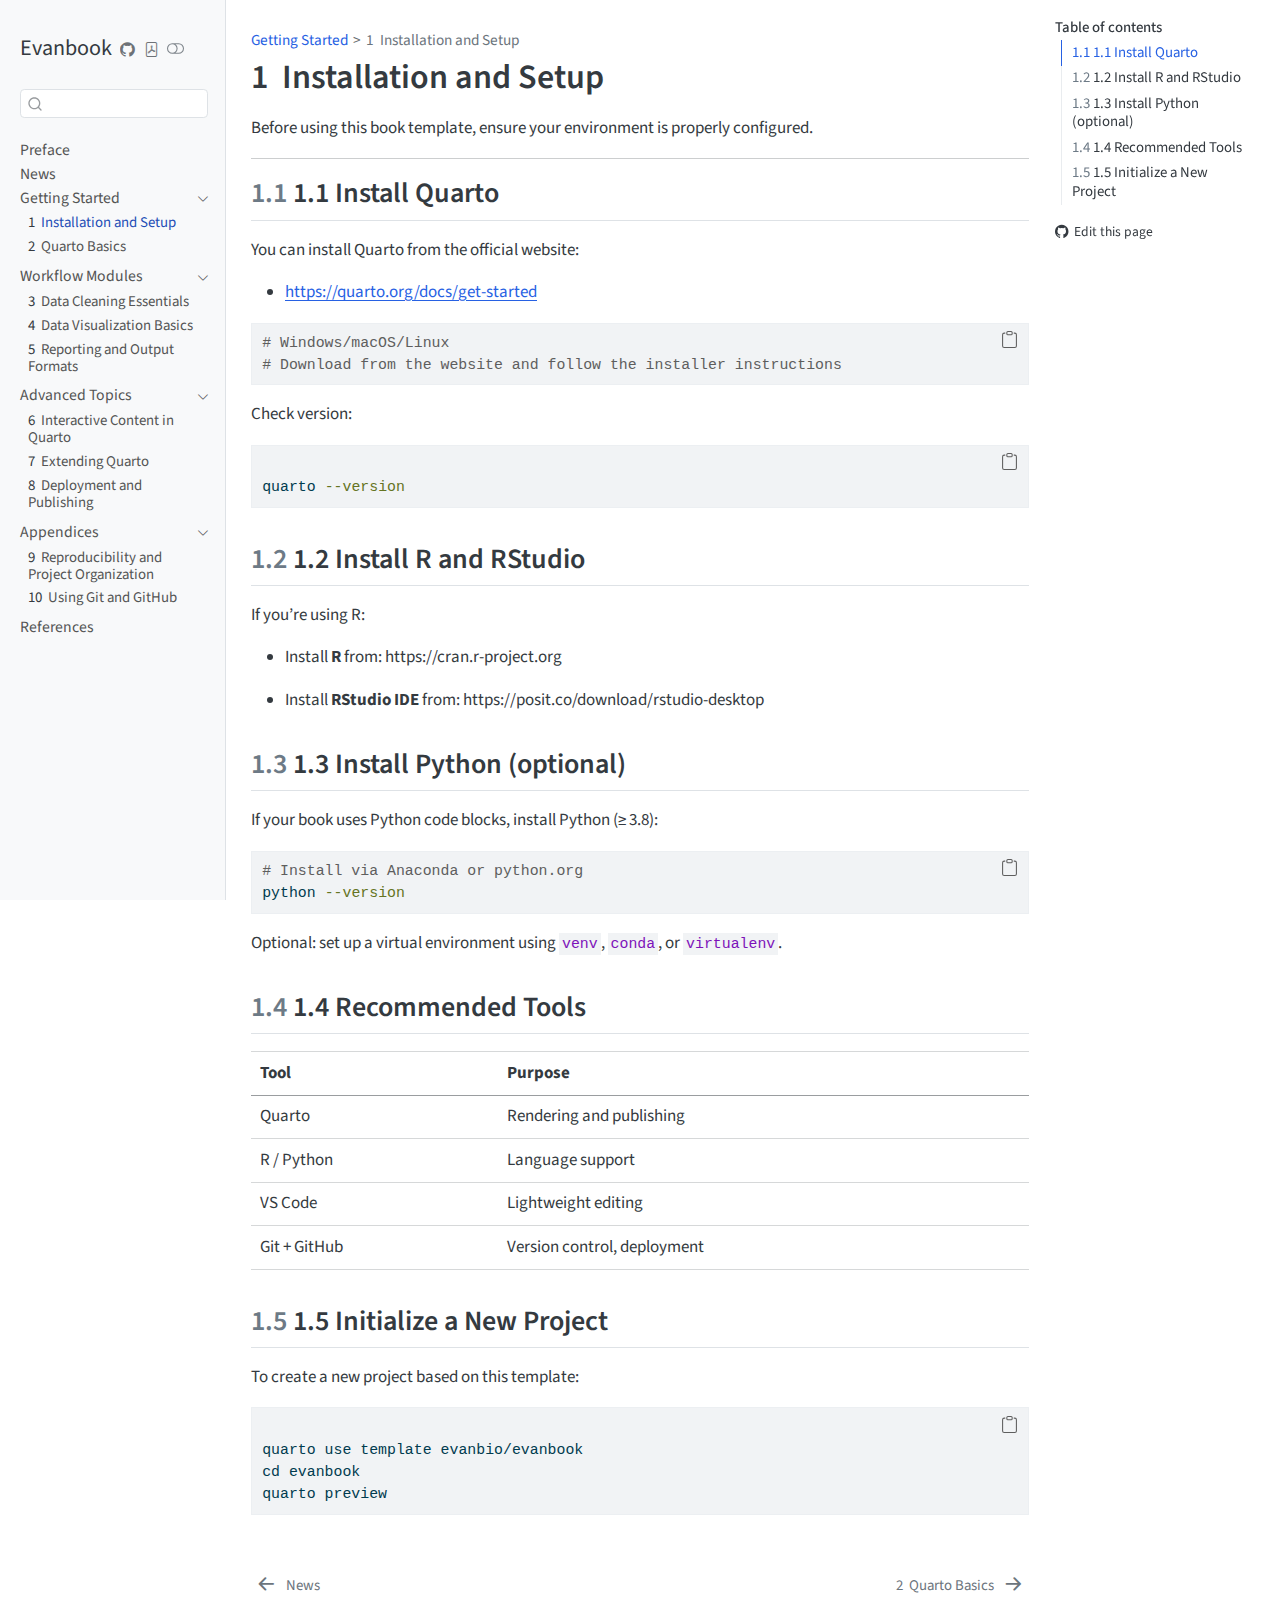
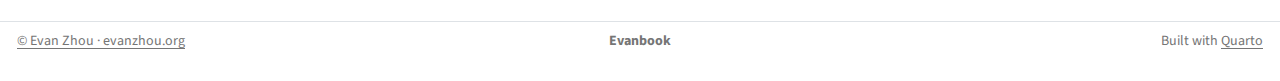
<file: 01_installation.html>
<!DOCTYPE html>
<html xmlns="http://www.w3.org/1999/xhtml" lang="en" xml:lang="en"><head>

<meta charset="utf-8">
<meta name="generator" content="quarto-1.9.37">

<meta name="viewport" content="width=device-width, initial-scale=1.0, user-scalable=yes">


<title>1&nbsp; Installation and Setup – Evanbook</title>
<style>
/* Default styles provided by pandoc.
** See https://pandoc.org/MANUAL.html#variables-for-html for config info.
*/
code{white-space: pre-wrap;}
span.smallcaps{font-variant: small-caps;}
div.columns{display: flex; gap: min(4vw, 1.5em);}
div.column{flex: auto; overflow-x: auto;}
div.hanging-indent{margin-left: 1.5em; text-indent: -1.5em;}
ul.task-list{list-style: none;}
ul.task-list li input[type="checkbox"] {
  width: 0.8em;
  margin: 0 0.8em 0.2em -1em; /* quarto-specific, see https://github.com/quarto-dev/quarto-cli/issues/4556 */ 
  vertical-align: middle;
}
/* CSS for syntax highlighting */
html { -webkit-text-size-adjust: 100%; }
pre > code.sourceCode { white-space: pre; position: relative; }
pre > code.sourceCode > span { display: inline-block; line-height: 1.25; }
pre > code.sourceCode > span:empty { height: 1.2em; }
.sourceCode { overflow: visible; }
code.sourceCode > span { color: inherit; text-decoration: inherit; }
div.sourceCode { margin: 1em 0; }
pre.sourceCode { margin: 0; }
@media screen {
div.sourceCode { overflow: auto; }
}
@media print {
pre > code.sourceCode { white-space: pre-wrap; }
pre > code.sourceCode > span { text-indent: -5em; padding-left: 5em; }
}
pre.numberSource code
  { counter-reset: source-line 0; }
pre.numberSource code > span
  { position: relative; left: -4em; counter-increment: source-line; }
pre.numberSource code > span > a:first-child::before
  { content: counter(source-line);
    position: relative; left: -1em; text-align: right; vertical-align: baseline;
    border: none; display: inline-block;
    -webkit-touch-callout: none; -webkit-user-select: none;
    -khtml-user-select: none; -moz-user-select: none;
    -ms-user-select: none; user-select: none;
    padding: 0 4px; width: 4em;
  }
pre.numberSource { margin-left: 3em;  padding-left: 4px; }
div.sourceCode
  {   }
@media screen {
pre > code.sourceCode > span > a:first-child::before { text-decoration: underline; }
}
</style>


<script src="site_libs/quarto-nav/quarto-nav.js"></script>
<script src="site_libs/quarto-nav/headroom.min.js"></script>
<script src="site_libs/clipboard/clipboard.min.js"></script>
<script src="site_libs/quarto-search/autocomplete.umd.js"></script>
<script src="site_libs/quarto-search/fuse.min.js"></script>
<script src="site_libs/quarto-search/quarto-search.js"></script>
<meta name="quarto:offset" content="./">
<link href="./02_quarto-basics.html" rel="next">
<link href="./news.html" rel="prev">
<script src="site_libs/quarto-html/quarto.js" type="module"></script>
<script src="site_libs/quarto-html/tabsets/tabsets.js" type="module"></script>
<script src="site_libs/quarto-html/popper.min.js"></script>
<script src="site_libs/quarto-html/tippy.umd.min.js"></script>
<script src="site_libs/quarto-html/anchor.min.js"></script>
<link href="site_libs/quarto-html/tippy.css" rel="stylesheet">
<link href="site_libs/quarto-html/quarto-syntax-highlighting-7f8f88aac4f3542376d5c11b86a4c14d.css" rel="stylesheet" class="quarto-color-scheme" id="quarto-text-highlighting-styles">
<link href="site_libs/quarto-html/quarto-syntax-highlighting-dark-d0ae9245876894da5ac7e18953ecc5cc.css" rel="stylesheet" class="quarto-color-scheme quarto-color-alternate" id="quarto-text-highlighting-styles">
<link href="site_libs/quarto-html/quarto-syntax-highlighting-7f8f88aac4f3542376d5c11b86a4c14d.css" rel="stylesheet" class="quarto-color-scheme-extra" id="quarto-text-highlighting-styles">
<script src="site_libs/bootstrap/bootstrap.min.js"></script>
<link href="site_libs/bootstrap/bootstrap-icons.css" rel="stylesheet">
<link href="site_libs/bootstrap/bootstrap-db941dfb525b62eaf54a010c0281fc62.min.css" rel="stylesheet" append-hash="true" class="quarto-color-scheme" id="quarto-bootstrap" data-mode="light">
<link href="site_libs/bootstrap/bootstrap-dark-f1f4cccce9ed77b7538b6e1c6718fb3d.min.css" rel="stylesheet" append-hash="true" class="quarto-color-scheme quarto-color-alternate" id="quarto-bootstrap" data-mode="light">
<link href="site_libs/bootstrap/bootstrap-db941dfb525b62eaf54a010c0281fc62.min.css" rel="stylesheet" append-hash="true" class="quarto-color-scheme-extra" id="quarto-bootstrap" data-mode="light">
<script id="quarto-search-options" type="application/json">{
  "location": "sidebar",
  "copy-button": false,
  "collapse-after": 3,
  "panel-placement": "start",
  "type": "textbox",
  "limit": 50,
  "keyboard-shortcut": [
    "f",
    "/",
    "s"
  ],
  "show-item-context": false,
  "language": {
    "search-no-results-text": "No results",
    "search-matching-documents-text": "matching documents",
    "search-copy-link-title": "Copy link to search",
    "search-hide-matches-text": "Hide additional matches",
    "search-more-match-text": "more match in this document",
    "search-more-matches-text": "more matches in this document",
    "search-clear-button-title": "Clear",
    "search-text-placeholder": "",
    "search-detached-cancel-button-title": "Cancel",
    "search-submit-button-title": "Submit",
    "search-label": "Search"
  }
}</script>


<link rel="stylesheet" href="assets/styles.css">
</head>

<body class="nav-sidebar docked quarto-light"><script id="quarto-html-before-body" type="application/javascript">
    const toggleBodyColorMode = (bsSheetEl) => {
      const mode = bsSheetEl.getAttribute("data-mode");
      const bodyEl = window.document.querySelector("body");
      if (mode === "dark") {
        bodyEl.classList.add("quarto-dark");
        bodyEl.classList.remove("quarto-light");
      } else {
        bodyEl.classList.add("quarto-light");
        bodyEl.classList.remove("quarto-dark");
      }
    }
    const toggleBodyColorPrimary = () => {
      const bsSheetEl = window.document.querySelector("link#quarto-bootstrap:not([rel=disabled-stylesheet])");
      if (bsSheetEl) {
        toggleBodyColorMode(bsSheetEl);
      }
    }
    const setColorSchemeToggle = (alternate) => {
      const toggles = window.document.querySelectorAll('.quarto-color-scheme-toggle');
      for (let i=0; i < toggles.length; i++) {
        const toggle = toggles[i];
        if (toggle) {
          if (alternate) {
            toggle.classList.add("alternate");
          } else {
            toggle.classList.remove("alternate");
          }
        }
      }
    };
    const toggleColorMode = (alternate) => {
      // Switch the stylesheets
      const primaryStylesheets = window.document.querySelectorAll('link.quarto-color-scheme:not(.quarto-color-alternate)');
      const alternateStylesheets = window.document.querySelectorAll('link.quarto-color-scheme.quarto-color-alternate');
      manageTransitions('#quarto-margin-sidebar .nav-link', false);
      if (alternate) {
        // note: dark is layered on light, we don't disable primary!
        enableStylesheet(alternateStylesheets);
        for (const sheetNode of alternateStylesheets) {
          if (sheetNode.id === "quarto-bootstrap") {
            toggleBodyColorMode(sheetNode);
          }
        }
      } else {
        disableStylesheet(alternateStylesheets);
        enableStylesheet(primaryStylesheets)
        toggleBodyColorPrimary();
      }
      manageTransitions('#quarto-margin-sidebar .nav-link', true);
      // Switch the toggles
      setColorSchemeToggle(alternate)
      // Hack to workaround the fact that safari doesn't
      // properly recolor the scrollbar when toggling (#1455)
      if (navigator.userAgent.indexOf('Safari') > 0 && navigator.userAgent.indexOf('Chrome') == -1) {
        manageTransitions("body", false);
        window.scrollTo(0, 1);
        setTimeout(() => {
          window.scrollTo(0, 0);
          manageTransitions("body", true);
        }, 40);
      }
    }
    const disableStylesheet = (stylesheets) => {
      for (let i=0; i < stylesheets.length; i++) {
        const stylesheet = stylesheets[i];
        stylesheet.rel = 'disabled-stylesheet';
      }
    }
    const enableStylesheet = (stylesheets) => {
      for (let i=0; i < stylesheets.length; i++) {
        const stylesheet = stylesheets[i];
        if(stylesheet.rel !== 'stylesheet') { // for Chrome, which will still FOUC without this check
          stylesheet.rel = 'stylesheet';
        }
      }
    }
    const manageTransitions = (selector, allowTransitions) => {
      const els = window.document.querySelectorAll(selector);
      for (let i=0; i < els.length; i++) {
        const el = els[i];
        if (allowTransitions) {
          el.classList.remove('notransition');
        } else {
          el.classList.add('notransition');
        }
      }
    }
    const isFileUrl = () => {
      return window.location.protocol === 'file:';
    }
    const hasAlternateSentinel = () => {
      let styleSentinel = getColorSchemeSentinel();
      if (styleSentinel !== null) {
        return styleSentinel === "alternate";
      } else {
        return false;
      }
    }
    const setStyleSentinel = (alternate) => {
      const value = alternate ? "alternate" : "default";
      if (!isFileUrl()) {
        window.localStorage.setItem("quarto-color-scheme", value);
      } else {
        localAlternateSentinel = value;
      }
    }
    const getColorSchemeSentinel = () => {
      if (!isFileUrl()) {
        const storageValue = window.localStorage.getItem("quarto-color-scheme");
        return storageValue != null ? storageValue : localAlternateSentinel;
      } else {
        return localAlternateSentinel;
      }
    }
    const toggleGiscusIfUsed = (isAlternate, darkModeDefault) => {
      const baseTheme = document.querySelector('#giscus-base-theme')?.value ?? 'light';
      const alternateTheme = document.querySelector('#giscus-alt-theme')?.value ?? 'dark';
      let newTheme = '';
      if(authorPrefersDark) {
        newTheme = isAlternate ? baseTheme : alternateTheme;
      } else {
        newTheme = isAlternate ? alternateTheme : baseTheme;
      }
      const changeGiscusTheme = () => {
        // From: https://github.com/giscus/giscus/issues/336
        const sendMessage = (message) => {
          const iframe = document.querySelector('iframe.giscus-frame');
          if (!iframe) return;
          iframe.contentWindow.postMessage({ giscus: message }, 'https://giscus.app');
        }
        sendMessage({
          setConfig: {
            theme: newTheme
          }
        });
      }
      const isGiscussLoaded = window.document.querySelector('iframe.giscus-frame') !== null;
      if (isGiscussLoaded) {
        changeGiscusTheme();
      }
    };
    const authorPrefersDark = false;
    const darkModeDefault = authorPrefersDark;
      document.querySelector('link#quarto-text-highlighting-styles.quarto-color-scheme-extra').rel = 'disabled-stylesheet';
      document.querySelector('link#quarto-bootstrap.quarto-color-scheme-extra').rel = 'disabled-stylesheet';
    let localAlternateSentinel = darkModeDefault ? 'alternate' : 'default';
    // Dark / light mode switch
    window.quartoToggleColorScheme = () => {
      // Read the current dark / light value
      let toAlternate = !hasAlternateSentinel();
      toggleColorMode(toAlternate);
      setStyleSentinel(toAlternate);
      toggleGiscusIfUsed(toAlternate, darkModeDefault);
      window.dispatchEvent(new Event('resize'));
    };
    // Switch to dark mode if need be
    if (hasAlternateSentinel()) {
      toggleColorMode(true);
    } else {
      toggleColorMode(false);
    }
  </script>

<div id="quarto-search-results"></div>
  <header id="quarto-header" class="headroom fixed-top">
  <nav class="quarto-secondary-nav">
    <div class="container-fluid d-flex">
      <button type="button" class="quarto-btn-toggle btn" data-bs-toggle="collapse" role="button" data-bs-target=".quarto-sidebar-collapse-item" aria-controls="quarto-sidebar" aria-expanded="false" aria-label="Toggle sidebar navigation" onclick="if (window.quartoToggleHeadroom) { window.quartoToggleHeadroom(); }">
        <i class="bi bi-layout-text-sidebar-reverse"></i>
      </button>
        <nav class="quarto-page-breadcrumbs" aria-label="breadcrumb"><ol class="breadcrumb"><li class="breadcrumb-item"><a href="./01_installation.html">Getting Started</a></li><li class="breadcrumb-item"><a href="./01_installation.html"><span class="chapter-number">1</span>&nbsp; <span class="chapter-title">Installation and Setup</span></a></li></ol></nav>
        <a class="flex-grow-1" role="navigation" data-bs-toggle="collapse" data-bs-target=".quarto-sidebar-collapse-item" aria-controls="quarto-sidebar" aria-expanded="false" aria-label="Toggle sidebar navigation" onclick="if (window.quartoToggleHeadroom) { window.quartoToggleHeadroom(); }">      
        </a>
      <button type="button" class="btn quarto-search-button" aria-label="Search" onclick="window.quartoOpenSearch();">
        <i class="bi bi-search"></i>
      </button>
    </div>
  </nav>
</header>
<!-- content -->
<div id="quarto-content" class="quarto-container page-columns page-rows-contents page-layout-article">
<!-- sidebar -->
  <nav id="quarto-sidebar" class="sidebar collapse collapse-horizontal quarto-sidebar-collapse-item sidebar-navigation docked overflow-auto">
    <div class="pt-lg-2 mt-2 text-left sidebar-header">
    <div class="sidebar-title mb-0 py-0">
      <a href="./">Evanbook</a> 
        <div class="sidebar-tools-main tools-wide">
    <a href="https://github.com/evanbio/evanbook" title="Source Code" class="quarto-navigation-tool px-1" aria-label="Source Code"><i class="bi bi-github"></i></a>
    <a href="./Evanbook.pdf" title="Download PDF" class="quarto-navigation-tool px-1" aria-label="Download PDF"><i class="bi bi-file-pdf"></i></a>
  <a href="" class="quarto-color-scheme-toggle quarto-navigation-tool  px-1" onclick="window.quartoToggleColorScheme(); return false;" title="Toggle dark mode"><i class="bi"></i></a>
</div>
    </div>
      </div>
        <div class="mt-2 flex-shrink-0 align-items-center">
        <div class="sidebar-search">
        <div id="quarto-search" class="" title="Search"></div>
        </div>
        </div>
    <div class="sidebar-menu-container"> 
    <ul class="list-unstyled mt-1">
        <li class="sidebar-item">
  <div class="sidebar-item-container"> 
  <a href="./index.html" class="sidebar-item-text sidebar-link">
 <span class="menu-text">Preface</span></a>
  </div>
</li>
        <li class="sidebar-item">
  <div class="sidebar-item-container"> 
  <a href="./news.html" class="sidebar-item-text sidebar-link">
 <span class="menu-text">News</span></a>
  </div>
</li>
        <li class="sidebar-item sidebar-item-section">
      <div class="sidebar-item-container"> 
            <a class="sidebar-item-text sidebar-link text-start" data-bs-toggle="collapse" data-bs-target="#quarto-sidebar-section-1" role="navigation" aria-expanded="true">
 <span class="menu-text">Getting Started</span></a>
          <a class="sidebar-item-toggle text-start" data-bs-toggle="collapse" data-bs-target="#quarto-sidebar-section-1" role="navigation" aria-expanded="true" aria-label="Toggle section">
            <i class="bi bi-chevron-right ms-2"></i>
          </a> 
      </div>
      <ul id="quarto-sidebar-section-1" class="collapse list-unstyled sidebar-section depth1 show">  
          <li class="sidebar-item">
  <div class="sidebar-item-container"> 
  <a href="./01_installation.html" class="sidebar-item-text sidebar-link active">
 <span class="menu-text"><span class="chapter-number">1</span>&nbsp; <span class="chapter-title">Installation and Setup</span></span></a>
  </div>
</li>
          <li class="sidebar-item">
  <div class="sidebar-item-container"> 
  <a href="./02_quarto-basics.html" class="sidebar-item-text sidebar-link">
 <span class="menu-text"><span class="chapter-number">2</span>&nbsp; <span class="chapter-title">Quarto Basics</span></span></a>
  </div>
</li>
      </ul>
  </li>
        <li class="sidebar-item sidebar-item-section">
      <div class="sidebar-item-container"> 
            <a class="sidebar-item-text sidebar-link text-start" data-bs-toggle="collapse" data-bs-target="#quarto-sidebar-section-2" role="navigation" aria-expanded="true">
 <span class="menu-text">Workflow Modules</span></a>
          <a class="sidebar-item-toggle text-start" data-bs-toggle="collapse" data-bs-target="#quarto-sidebar-section-2" role="navigation" aria-expanded="true" aria-label="Toggle section">
            <i class="bi bi-chevron-right ms-2"></i>
          </a> 
      </div>
      <ul id="quarto-sidebar-section-2" class="collapse list-unstyled sidebar-section depth1 show">  
          <li class="sidebar-item">
  <div class="sidebar-item-container"> 
  <a href="./03_data-cleaning.html" class="sidebar-item-text sidebar-link">
 <span class="menu-text"><span class="chapter-number">3</span>&nbsp; <span class="chapter-title">Data Cleaning Essentials</span></span></a>
  </div>
</li>
          <li class="sidebar-item">
  <div class="sidebar-item-container"> 
  <a href="./04_visualization.html" class="sidebar-item-text sidebar-link">
 <span class="menu-text"><span class="chapter-number">4</span>&nbsp; <span class="chapter-title">Data Visualization Basics</span></span></a>
  </div>
</li>
          <li class="sidebar-item">
  <div class="sidebar-item-container"> 
  <a href="./05_reporting.html" class="sidebar-item-text sidebar-link">
 <span class="menu-text"><span class="chapter-number">5</span>&nbsp; <span class="chapter-title">Reporting and Output Formats</span></span></a>
  </div>
</li>
      </ul>
  </li>
        <li class="sidebar-item sidebar-item-section">
      <div class="sidebar-item-container"> 
            <a class="sidebar-item-text sidebar-link text-start" data-bs-toggle="collapse" data-bs-target="#quarto-sidebar-section-3" role="navigation" aria-expanded="true">
 <span class="menu-text">Advanced Topics</span></a>
          <a class="sidebar-item-toggle text-start" data-bs-toggle="collapse" data-bs-target="#quarto-sidebar-section-3" role="navigation" aria-expanded="true" aria-label="Toggle section">
            <i class="bi bi-chevron-right ms-2"></i>
          </a> 
      </div>
      <ul id="quarto-sidebar-section-3" class="collapse list-unstyled sidebar-section depth1 show">  
          <li class="sidebar-item">
  <div class="sidebar-item-container"> 
  <a href="./06_interactivity.html" class="sidebar-item-text sidebar-link">
 <span class="menu-text"><span class="chapter-number">6</span>&nbsp; <span class="chapter-title">Interactive Content in Quarto</span></span></a>
  </div>
</li>
          <li class="sidebar-item">
  <div class="sidebar-item-container"> 
  <a href="./07_quarto-extensions.html" class="sidebar-item-text sidebar-link">
 <span class="menu-text"><span class="chapter-number">7</span>&nbsp; <span class="chapter-title">Extending Quarto</span></span></a>
  </div>
</li>
          <li class="sidebar-item">
  <div class="sidebar-item-container"> 
  <a href="./08_deployment.html" class="sidebar-item-text sidebar-link">
 <span class="menu-text"><span class="chapter-number">8</span>&nbsp; <span class="chapter-title">Deployment and Publishing</span></span></a>
  </div>
</li>
      </ul>
  </li>
        <li class="sidebar-item sidebar-item-section">
      <div class="sidebar-item-container"> 
            <a class="sidebar-item-text sidebar-link text-start" data-bs-toggle="collapse" data-bs-target="#quarto-sidebar-section-4" role="navigation" aria-expanded="true">
 <span class="menu-text">Appendices</span></a>
          <a class="sidebar-item-toggle text-start" data-bs-toggle="collapse" data-bs-target="#quarto-sidebar-section-4" role="navigation" aria-expanded="true" aria-label="Toggle section">
            <i class="bi bi-chevron-right ms-2"></i>
          </a> 
      </div>
      <ul id="quarto-sidebar-section-4" class="collapse list-unstyled sidebar-section depth1 show">  
          <li class="sidebar-item">
  <div class="sidebar-item-container"> 
  <a href="./A1_reproducibility.html" class="sidebar-item-text sidebar-link">
 <span class="menu-text"><span class="chapter-number">9</span>&nbsp; <span class="chapter-title">Reproducibility and Project Organization</span></span></a>
  </div>
</li>
          <li class="sidebar-item">
  <div class="sidebar-item-container"> 
  <a href="./A2_git.html" class="sidebar-item-text sidebar-link">
 <span class="menu-text"><span class="chapter-number">10</span>&nbsp; <span class="chapter-title">Using Git and GitHub</span></span></a>
  </div>
</li>
      </ul>
  </li>
        <li class="sidebar-item">
  <div class="sidebar-item-container"> 
  <a href="./references.html" class="sidebar-item-text sidebar-link">
 <span class="menu-text">References</span></a>
  </div>
</li>
    </ul>
    </div>
</nav>
<div id="quarto-sidebar-glass" class="quarto-sidebar-collapse-item" data-bs-toggle="collapse" data-bs-target=".quarto-sidebar-collapse-item"></div>
<!-- margin-sidebar -->
    <div id="quarto-margin-sidebar" class="sidebar margin-sidebar">
        <nav id="TOC" role="doc-toc" class="toc-active">
    <h2 id="toc-title">Table of contents</h2>
   
  <ul>
  <li><a href="#install-quarto" id="toc-install-quarto" class="nav-link active" data-scroll-target="#install-quarto"><span class="header-section-number">1.1</span> 1.1 Install Quarto</a></li>
  <li><a href="#install-r-and-rstudio" id="toc-install-r-and-rstudio" class="nav-link" data-scroll-target="#install-r-and-rstudio"><span class="header-section-number">1.2</span> 1.2 Install R and RStudio</a></li>
  <li><a href="#install-python-optional" id="toc-install-python-optional" class="nav-link" data-scroll-target="#install-python-optional"><span class="header-section-number">1.3</span> 1.3 Install Python (optional)</a></li>
  <li><a href="#recommended-tools" id="toc-recommended-tools" class="nav-link" data-scroll-target="#recommended-tools"><span class="header-section-number">1.4</span> 1.4 Recommended Tools</a></li>
  <li><a href="#initialize-a-new-project" id="toc-initialize-a-new-project" class="nav-link" data-scroll-target="#initialize-a-new-project"><span class="header-section-number">1.5</span> 1.5 Initialize a New Project</a></li>
  </ul>
<div class="toc-actions"><ul><li><a href="https://github.com/evanbio/evanbook/edit/main/01_installation.qmd" class="toc-action"><i class="bi bi-github"></i>Edit this page</a></li></ul></div></nav>
    </div>
<!-- main -->
<main class="content" id="quarto-document-content">


<header id="title-block-header" class="quarto-title-block default"><nav class="quarto-page-breadcrumbs quarto-title-breadcrumbs d-none d-lg-block" aria-label="breadcrumb"><ol class="breadcrumb"><li class="breadcrumb-item"><a href="./01_installation.html">Getting Started</a></li><li class="breadcrumb-item"><a href="./01_installation.html"><span class="chapter-number">1</span>&nbsp; <span class="chapter-title">Installation and Setup</span></a></li></ol></nav>
<div class="quarto-title">
<h1 class="title"><span class="chapter-number">1</span>&nbsp; <span class="chapter-title">Installation and Setup</span></h1>
</div>



<div class="quarto-title-meta">

    
  
    
  </div>
  


</header>


<p>Before using this book template, ensure your environment is properly configured.</p>
<hr>
<section id="install-quarto" class="level2" data-number="1.1">
<h2 data-number="1.1" class="anchored" data-anchor-id="install-quarto"><span class="header-section-number">1.1</span> 1.1 Install Quarto</h2>
<p>You can install Quarto from the official website:</p>
<ul>
<li><a href="https://quarto.org/docs/get-started" class="uri">https://quarto.org/docs/get-started</a></li>
</ul>
<div class="code-copy-outer-scaffold"><div class="sourceCode" id="cb1"><pre class="sourceCode bash code-with-copy"><code class="sourceCode bash"><span id="cb1-1"><a href="#cb1-1" aria-hidden="true" tabindex="-1"></a><span class="co"># Windows/macOS/Linux</span></span>
<span id="cb1-2"><a href="#cb1-2" aria-hidden="true" tabindex="-1"></a><span class="co"># Download from the website and follow the installer instructions</span></span></code></pre></div><button title="Copy to Clipboard" class="code-copy-button"><i class="bi"></i></button></div>
<p>Check version:</p>
<div class="code-copy-outer-scaffold"><div class="sourceCode" id="cb2"><pre class="sourceCode bash code-with-copy"><code class="sourceCode bash"><span id="cb2-1"><a href="#cb2-1" aria-hidden="true" tabindex="-1"></a></span>
<span id="cb2-2"><a href="#cb2-2" aria-hidden="true" tabindex="-1"></a><span class="ex">quarto</span> <span class="at">--version</span></span></code></pre></div><button title="Copy to Clipboard" class="code-copy-button"><i class="bi"></i></button></div>
</section>
<section id="install-r-and-rstudio" class="level2" data-number="1.2">
<h2 data-number="1.2" class="anchored" data-anchor-id="install-r-and-rstudio"><span class="header-section-number">1.2</span> 1.2 Install R and RStudio</h2>
<p>If you’re using R:</p>
<ul>
<li><p>Install <strong>R</strong> from: https://cran.r-project.org</p></li>
<li><p>Install <strong>RStudio IDE</strong> from: https://posit.co/download/rstudio-desktop</p></li>
</ul>
</section>
<section id="install-python-optional" class="level2" data-number="1.3">
<h2 data-number="1.3" class="anchored" data-anchor-id="install-python-optional"><span class="header-section-number">1.3</span> 1.3 Install Python (optional)</h2>
<p>If your book uses Python code blocks, install Python (≥ 3.8):</p>
<div class="code-copy-outer-scaffold"><div class="sourceCode" id="cb3"><pre class="sourceCode bash code-with-copy"><code class="sourceCode bash"><span id="cb3-1"><a href="#cb3-1" aria-hidden="true" tabindex="-1"></a><span class="co"># Install via Anaconda or python.org</span></span>
<span id="cb3-2"><a href="#cb3-2" aria-hidden="true" tabindex="-1"></a><span class="ex">python</span> <span class="at">--version</span></span></code></pre></div><button title="Copy to Clipboard" class="code-copy-button"><i class="bi"></i></button></div>
<p>Optional: set up a virtual environment using <code>venv</code>, <code>conda</code>, or <code>virtualenv</code>.</p>
</section>
<section id="recommended-tools" class="level2" data-number="1.4">
<h2 data-number="1.4" class="anchored" data-anchor-id="recommended-tools"><span class="header-section-number">1.4</span> 1.4 Recommended Tools</h2>
<table class="caption-top table">
<thead>
<tr class="header">
<th>Tool</th>
<th>Purpose</th>
</tr>
</thead>
<tbody>
<tr class="odd">
<td>Quarto</td>
<td>Rendering and publishing</td>
</tr>
<tr class="even">
<td>R / Python</td>
<td>Language support</td>
</tr>
<tr class="odd">
<td>VS Code</td>
<td>Lightweight editing</td>
</tr>
<tr class="even">
<td>Git + GitHub</td>
<td>Version control, deployment</td>
</tr>
</tbody>
</table>
</section>
<section id="initialize-a-new-project" class="level2" data-number="1.5">
<h2 data-number="1.5" class="anchored" data-anchor-id="initialize-a-new-project"><span class="header-section-number">1.5</span> 1.5 Initialize a New Project</h2>
<p>To create a new project based on this template:</p>
<div class="code-copy-outer-scaffold"><div class="sourceCode" id="cb4"><pre class="sourceCode bash code-with-copy"><code class="sourceCode bash"><span id="cb4-1"><a href="#cb4-1" aria-hidden="true" tabindex="-1"></a></span>
<span id="cb4-2"><a href="#cb4-2" aria-hidden="true" tabindex="-1"></a><span class="ex">quarto</span> use template evanbio/evanbook</span>
<span id="cb4-3"><a href="#cb4-3" aria-hidden="true" tabindex="-1"></a><span class="bu">cd</span> evanbook</span>
<span id="cb4-4"><a href="#cb4-4" aria-hidden="true" tabindex="-1"></a><span class="ex">quarto</span> preview</span></code></pre></div><button title="Copy to Clipboard" class="code-copy-button"><i class="bi"></i></button></div>


</section>

</main> <!-- /main -->
<script id="quarto-html-after-body" type="application/javascript">
  window.document.addEventListener("DOMContentLoaded", function (event) {
    // Ensure there is a toggle, if there isn't float one in the top right
    if (window.document.querySelector('.quarto-color-scheme-toggle') === null) {
      const a = window.document.createElement('a');
      a.classList.add('top-right');
      a.classList.add('quarto-color-scheme-toggle');
      a.href = "";
      a.onclick = function() { try { window.quartoToggleColorScheme(); } catch {} return false; };
      const i = window.document.createElement("i");
      i.classList.add('bi');
      a.appendChild(i);
      window.document.body.appendChild(a);
    }
    setColorSchemeToggle(hasAlternateSentinel())
    const icon = "";
    const anchorJS = new window.AnchorJS();
    anchorJS.options = {
      placement: 'right',
      icon: icon
    };
    anchorJS.add('.anchored');
    const isCodeAnnotation = (el) => {
      for (const clz of el.classList) {
        if (clz.startsWith('code-annotation-')) {                     
          return true;
        }
      }
      return false;
    }
    const onCopySuccess = function(e) {
      // button target
      const button = e.trigger;
      // don't keep focus
      button.blur();
      // flash "checked"
      button.classList.add('code-copy-button-checked');
      var currentTitle = button.getAttribute("title");
      button.setAttribute("title", "Copied!");
      let tooltip;
      if (window.bootstrap) {
        button.setAttribute("data-bs-toggle", "tooltip");
        button.setAttribute("data-bs-placement", "left");
        button.setAttribute("data-bs-title", "Copied!");
        tooltip = new bootstrap.Tooltip(button, 
          { trigger: "manual", 
            customClass: "code-copy-button-tooltip",
            offset: [0, -8]});
        tooltip.show();    
      }
      setTimeout(function() {
        if (tooltip) {
          tooltip.hide();
          button.removeAttribute("data-bs-title");
          button.removeAttribute("data-bs-toggle");
          button.removeAttribute("data-bs-placement");
        }
        button.setAttribute("title", currentTitle);
        button.classList.remove('code-copy-button-checked');
      }, 1000);
      // clear code selection
      e.clearSelection();
    }
    const getTextToCopy = function(trigger) {
      const outerScaffold = trigger.parentElement.cloneNode(true);
      const codeEl = outerScaffold.querySelector('code');
      for (const childEl of codeEl.children) {
        if (isCodeAnnotation(childEl)) {
          childEl.remove();
        }
      }
      return codeEl.innerText;
    }
    const clipboard = new window.ClipboardJS('.code-copy-button:not([data-in-quarto-modal])', {
      text: getTextToCopy
    });
    clipboard.on('success', onCopySuccess);
    if (window.document.getElementById('quarto-embedded-source-code-modal')) {
      const clipboardModal = new window.ClipboardJS('.code-copy-button[data-in-quarto-modal]', {
        text: getTextToCopy,
        container: window.document.getElementById('quarto-embedded-source-code-modal')
      });
      clipboardModal.on('success', onCopySuccess);
    }
      var localhostRegex = new RegExp(/^(?:http|https):\/\/localhost\:?[0-9]*\//);
      var mailtoRegex = new RegExp(/^mailto:/);
        var filterRegex = new RegExp("https:\/\/evanbio\.github\.io\/evanbook");
      var isInternal = (href) => {
          return filterRegex.test(href) || localhostRegex.test(href) || mailtoRegex.test(href);
      }
      // Inspect non-navigation links and adorn them if external
     var links = window.document.querySelectorAll('a[href]:not(.nav-link):not(.navbar-brand):not(.toc-action):not(.sidebar-link):not(.sidebar-item-toggle):not(.pagination-link):not(.no-external):not([aria-hidden]):not(.dropdown-item):not(.quarto-navigation-tool):not(.about-link)');
      for (var i=0; i<links.length; i++) {
        const link = links[i];
        if (!isInternal(link.href)) {
          // undo the damage that might have been done by quarto-nav.js in the case of
          // links that we want to consider external
          if (link.dataset.originalHref !== undefined) {
            link.href = link.dataset.originalHref;
          }
        }
      }
    function tippyHover(el, contentFn, onTriggerFn, onUntriggerFn) {
      const config = {
        allowHTML: true,
        maxWidth: 500,
        delay: 100,
        arrow: false,
        appendTo: function(el) {
            return el.parentElement;
        },
        interactive: true,
        interactiveBorder: 10,
        theme: 'quarto',
        placement: 'bottom-start',
      };
      if (contentFn) {
        config.content = contentFn;
      }
      if (onTriggerFn) {
        config.onTrigger = onTriggerFn;
      }
      if (onUntriggerFn) {
        config.onUntrigger = onUntriggerFn;
      }
      window.tippy(el, config); 
    }
    const noterefs = window.document.querySelectorAll('a[role="doc-noteref"]');
    for (var i=0; i<noterefs.length; i++) {
      const ref = noterefs[i];
      tippyHover(ref, function() {
        // use id or data attribute instead here
        let href = ref.getAttribute('data-footnote-href') || ref.getAttribute('href');
        try { href = new URL(href).hash; } catch {}
        const id = href.replace(/^#\/?/, "");
        const note = window.document.getElementById(id);
        if (note) {
          return note.innerHTML;
        } else {
          return "";
        }
      });
    }
    const xrefs = window.document.querySelectorAll('a.quarto-xref');
    const processXRef = (id, note) => {
      // Strip column container classes
      const stripColumnClz = (el) => {
        el.classList.remove("page-full", "page-columns");
        if (el.children) {
          for (const child of el.children) {
            stripColumnClz(child);
          }
        }
      }
      stripColumnClz(note)
      if (id === null || id.startsWith('sec-')) {
        // Special case sections, only their first couple elements
        const container = document.createElement("div");
        if (note.children && note.children.length > 2) {
          container.appendChild(note.children[0].cloneNode(true));
          for (let i = 1; i < note.children.length; i++) {
            const child = note.children[i];
            if (child.tagName === "P" && child.innerText === "") {
              continue;
            } else {
              container.appendChild(child.cloneNode(true));
              break;
            }
          }
          if (window.Quarto?.typesetMath) {
            window.Quarto.typesetMath(container);
          }
          return container.innerHTML
        } else {
          if (window.Quarto?.typesetMath) {
            window.Quarto.typesetMath(note);
          }
          return note.innerHTML;
        }
      } else {
        // Remove any anchor links if they are present
        const anchorLink = note.querySelector('a.anchorjs-link');
        if (anchorLink) {
          anchorLink.remove();
        }
        if (window.Quarto?.typesetMath) {
          window.Quarto.typesetMath(note);
        }
        if (note.classList.contains("callout")) {
          return note.outerHTML;
        } else {
          return note.innerHTML;
        }
      }
    }
    for (var i=0; i<xrefs.length; i++) {
      const xref = xrefs[i];
      tippyHover(xref, undefined, function(instance) {
        instance.disable();
        let url = xref.getAttribute('href');
        let hash = undefined; 
        if (url.startsWith('#')) {
          hash = url;
        } else {
          try { hash = new URL(url).hash; } catch {}
        }
        if (hash) {
          const id = hash.replace(/^#\/?/, "");
          const note = window.document.getElementById(id);
          if (note !== null) {
            try {
              const html = processXRef(id, note.cloneNode(true));
              instance.setContent(html);
            } finally {
              instance.enable();
              instance.show();
            }
          } else {
            // See if we can fetch this
            fetch(url.split('#')[0])
            .then(res => res.text())
            .then(html => {
              const parser = new DOMParser();
              const htmlDoc = parser.parseFromString(html, "text/html");
              const note = htmlDoc.getElementById(id);
              if (note !== null) {
                const html = processXRef(id, note);
                instance.setContent(html);
              } 
            }).finally(() => {
              instance.enable();
              instance.show();
            });
          }
        } else {
          // See if we can fetch a full url (with no hash to target)
          // This is a special case and we should probably do some content thinning / targeting
          fetch(url)
          .then(res => res.text())
          .then(html => {
            const parser = new DOMParser();
            const htmlDoc = parser.parseFromString(html, "text/html");
            const note = htmlDoc.querySelector('main.content');
            if (note !== null) {
              // This should only happen for chapter cross references
              // (since there is no id in the URL)
              // remove the first header
              if (note.children.length > 0 && note.children[0].tagName === "HEADER") {
                note.children[0].remove();
              }
              const html = processXRef(null, note);
              instance.setContent(html);
            } 
          }).finally(() => {
            instance.enable();
            instance.show();
          });
        }
      }, function(instance) {
      });
    }
        let selectedAnnoteEl;
        const selectorForAnnotation = ( cell, annotation) => {
          let cellAttr = 'data-code-cell="' + cell + '"';
          let lineAttr = 'data-code-annotation="' +  annotation + '"';
          const selector = 'span[' + cellAttr + '][' + lineAttr + ']';
          return selector;
        }
        const selectCodeLines = (annoteEl) => {
          const doc = window.document;
          const targetCell = annoteEl.getAttribute("data-target-cell");
          const targetAnnotation = annoteEl.getAttribute("data-target-annotation");
          const annoteSpan = window.document.querySelector(selectorForAnnotation(targetCell, targetAnnotation));
          const lines = annoteSpan.getAttribute("data-code-lines").split(",");
          const lineIds = lines.map((line) => {
            return targetCell + "-" + line;
          })
          let top = null;
          let height = null;
          let parent = null;
          if (lineIds.length > 0) {
              //compute the position of the single el (top and bottom and make a div)
              const el = window.document.getElementById(lineIds[0]);
              top = el.offsetTop;
              height = el.offsetHeight;
              parent = el.parentElement.parentElement;
            if (lineIds.length > 1) {
              const lastEl = window.document.getElementById(lineIds[lineIds.length - 1]);
              const bottom = lastEl.offsetTop + lastEl.offsetHeight;
              height = bottom - top;
            }
            if (top !== null && height !== null && parent !== null) {
              // cook up a div (if necessary) and position it 
              let div = window.document.getElementById("code-annotation-line-highlight");
              if (div === null) {
                div = window.document.createElement("div");
                div.setAttribute("id", "code-annotation-line-highlight");
                div.style.position = 'absolute';
                parent.appendChild(div);
              }
              div.style.top = top - 2 + "px";
              div.style.height = height + 4 + "px";
              div.style.left = 0;
              let gutterDiv = window.document.getElementById("code-annotation-line-highlight-gutter");
              if (gutterDiv === null) {
                gutterDiv = window.document.createElement("div");
                gutterDiv.setAttribute("id", "code-annotation-line-highlight-gutter");
                gutterDiv.style.position = 'absolute';
                const codeCell = window.document.getElementById(targetCell);
                const gutter = codeCell.querySelector('.code-annotation-gutter');
                gutter.appendChild(gutterDiv);
              }
              gutterDiv.style.top = top - 2 + "px";
              gutterDiv.style.height = height + 4 + "px";
            }
            selectedAnnoteEl = annoteEl;
          }
        };
        const unselectCodeLines = () => {
          const elementsIds = ["code-annotation-line-highlight", "code-annotation-line-highlight-gutter"];
          elementsIds.forEach((elId) => {
            const div = window.document.getElementById(elId);
            if (div) {
              div.remove();
            }
          });
          selectedAnnoteEl = undefined;
        };
          // Handle positioning of the toggle
      window.addEventListener(
        "resize",
        throttle(() => {
          elRect = undefined;
          if (selectedAnnoteEl) {
            selectCodeLines(selectedAnnoteEl);
          }
        }, 10)
      );
      function throttle(fn, ms) {
      let throttle = false;
      let timer;
        return (...args) => {
          if(!throttle) { // first call gets through
              fn.apply(this, args);
              throttle = true;
          } else { // all the others get throttled
              if(timer) clearTimeout(timer); // cancel #2
              timer = setTimeout(() => {
                fn.apply(this, args);
                timer = throttle = false;
              }, ms);
          }
        };
      }
        // Attach click handler to the DT
        const annoteDls = window.document.querySelectorAll('dt[data-target-cell]');
        for (const annoteDlNode of annoteDls) {
          annoteDlNode.addEventListener('click', (event) => {
            const clickedEl = event.target;
            if (clickedEl !== selectedAnnoteEl) {
              unselectCodeLines();
              const activeEl = window.document.querySelector('dt[data-target-cell].code-annotation-active');
              if (activeEl) {
                activeEl.classList.remove('code-annotation-active');
              }
              selectCodeLines(clickedEl);
              clickedEl.classList.add('code-annotation-active');
            } else {
              // Unselect the line
              unselectCodeLines();
              clickedEl.classList.remove('code-annotation-active');
            }
          });
        }
    const findCites = (el) => {
      const parentEl = el.parentElement;
      if (parentEl) {
        const cites = parentEl.dataset.cites;
        if (cites) {
          return {
            el,
            cites: cites.split(' ')
          };
        } else {
          return findCites(el.parentElement)
        }
      } else {
        return undefined;
      }
    };
    var bibliorefs = window.document.querySelectorAll('a[role="doc-biblioref"]');
    for (var i=0; i<bibliorefs.length; i++) {
      const ref = bibliorefs[i];
      const citeInfo = findCites(ref);
      if (citeInfo) {
        tippyHover(citeInfo.el, function() {
          var popup = window.document.createElement('div');
          citeInfo.cites.forEach(function(cite) {
            var citeDiv = window.document.createElement('div');
            citeDiv.classList.add('hanging-indent');
            citeDiv.classList.add('csl-entry');
            var biblioDiv = window.document.getElementById('ref-' + cite);
            if (biblioDiv) {
              citeDiv.innerHTML = biblioDiv.innerHTML;
            }
            popup.appendChild(citeDiv);
          });
          return popup.innerHTML;
        });
      }
    }
  });
  </script>
<nav class="page-navigation">
  <div class="nav-page nav-page-previous">
      <a href="./news.html" class="pagination-link" aria-label="News">
        <i class="bi bi-arrow-left-short"></i> <span class="nav-page-text">News</span>
      </a>          
  </div>
  <div class="nav-page nav-page-next">
      <a href="./02_quarto-basics.html" class="pagination-link" aria-label="Quarto Basics">
        <span class="nav-page-text"><span class="chapter-number">2</span>&nbsp; <span class="chapter-title">Quarto Basics</span></span> <i class="bi bi-arrow-right-short"></i>
      </a>
  </div>
</nav>
</div> <!-- /content -->
<footer class="footer">
  <div class="nav-footer">
    <div class="nav-footer-left">
<p><a href="https://evanzhou.org">© Evan Zhou · evanzhou.org</a></p>
</div>   
    <div class="nav-footer-center">
<p><strong>Evanbook</strong></p>
<div class="toc-actions d-sm-block d-md-none"><ul><li><a href="https://github.com/evanbio/evanbook/edit/main/01_installation.qmd" class="toc-action"><i class="bi bi-github"></i>Edit this page</a></li></ul></div></div>
    <div class="nav-footer-right">
<p>Built with <a href="https://quarto.org/">Quarto</a></p>
</div>
  </div>
</footer>




</body></html>
</file>
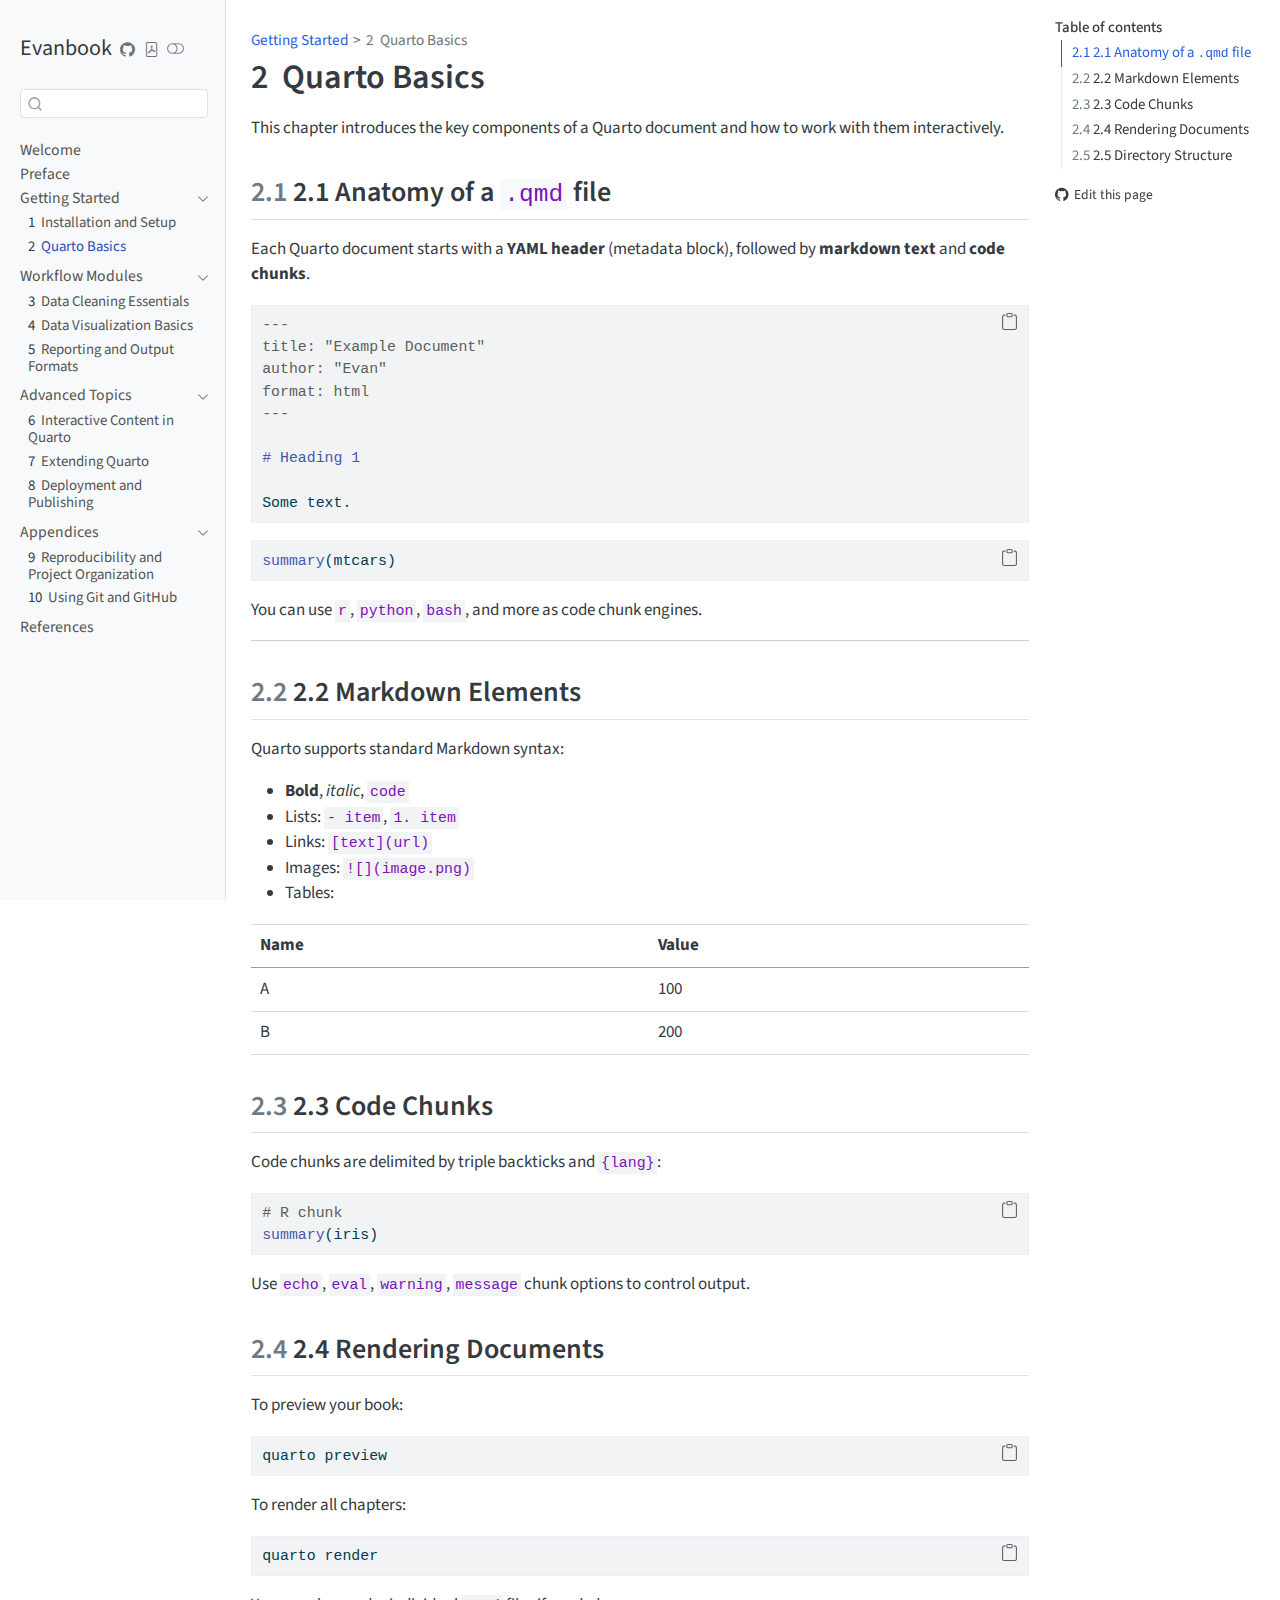
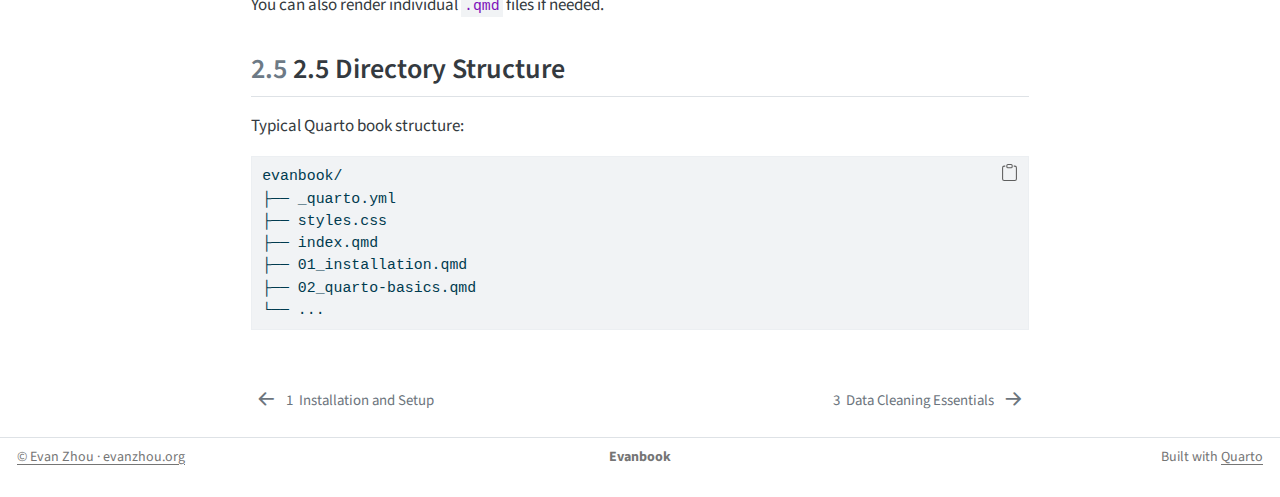
<file: 02_quarto-basics.html>
<!DOCTYPE html>
<html xmlns="http://www.w3.org/1999/xhtml" lang="en" xml:lang="en"><head>

<meta charset="utf-8">
<meta name="generator" content="quarto-1.9.37">

<meta name="viewport" content="width=device-width, initial-scale=1.0, user-scalable=yes">


<title>2&nbsp; Quarto Basics – Evanbook</title>
<style>
/* Default styles provided by pandoc.
** See https://pandoc.org/MANUAL.html#variables-for-html for config info.
*/
code{white-space: pre-wrap;}
span.smallcaps{font-variant: small-caps;}
div.columns{display: flex; gap: min(4vw, 1.5em);}
div.column{flex: auto; overflow-x: auto;}
div.hanging-indent{margin-left: 1.5em; text-indent: -1.5em;}
ul.task-list{list-style: none;}
ul.task-list li input[type="checkbox"] {
  width: 0.8em;
  margin: 0 0.8em 0.2em -1em; /* quarto-specific, see https://github.com/quarto-dev/quarto-cli/issues/4556 */ 
  vertical-align: middle;
}
/* CSS for syntax highlighting */
html { -webkit-text-size-adjust: 100%; }
pre > code.sourceCode { white-space: pre; position: relative; }
pre > code.sourceCode > span { display: inline-block; line-height: 1.25; }
pre > code.sourceCode > span:empty { height: 1.2em; }
.sourceCode { overflow: visible; }
code.sourceCode > span { color: inherit; text-decoration: inherit; }
div.sourceCode { margin: 1em 0; }
pre.sourceCode { margin: 0; }
@media screen {
div.sourceCode { overflow: auto; }
}
@media print {
pre > code.sourceCode { white-space: pre-wrap; }
pre > code.sourceCode > span { text-indent: -5em; padding-left: 5em; }
}
pre.numberSource code
  { counter-reset: source-line 0; }
pre.numberSource code > span
  { position: relative; left: -4em; counter-increment: source-line; }
pre.numberSource code > span > a:first-child::before
  { content: counter(source-line);
    position: relative; left: -1em; text-align: right; vertical-align: baseline;
    border: none; display: inline-block;
    -webkit-touch-callout: none; -webkit-user-select: none;
    -khtml-user-select: none; -moz-user-select: none;
    -ms-user-select: none; user-select: none;
    padding: 0 4px; width: 4em;
  }
pre.numberSource { margin-left: 3em;  padding-left: 4px; }
div.sourceCode
  {   }
@media screen {
pre > code.sourceCode > span > a:first-child::before { text-decoration: underline; }
}
</style>


<script src="site_libs/quarto-nav/quarto-nav.js"></script>
<script src="site_libs/quarto-nav/headroom.min.js"></script>
<script src="site_libs/clipboard/clipboard.min.js"></script>
<script src="site_libs/quarto-search/autocomplete.umd.js"></script>
<script src="site_libs/quarto-search/fuse.min.js"></script>
<script src="site_libs/quarto-search/quarto-search.js"></script>
<meta name="quarto:offset" content="./">
<link href="./03_data-cleaning.html" rel="next">
<link href="./01_installation.html" rel="prev">
<script src="site_libs/quarto-html/quarto.js" type="module"></script>
<script src="site_libs/quarto-html/tabsets/tabsets.js" type="module"></script>
<script src="site_libs/quarto-html/popper.min.js"></script>
<script src="site_libs/quarto-html/tippy.umd.min.js"></script>
<script src="site_libs/quarto-html/anchor.min.js"></script>
<link href="site_libs/quarto-html/tippy.css" rel="stylesheet">
<link href="site_libs/quarto-html/quarto-syntax-highlighting-7f8f88aac4f3542376d5c11b86a4c14d.css" rel="stylesheet" class="quarto-color-scheme" id="quarto-text-highlighting-styles">
<link href="site_libs/quarto-html/quarto-syntax-highlighting-dark-d0ae9245876894da5ac7e18953ecc5cc.css" rel="stylesheet" class="quarto-color-scheme quarto-color-alternate" id="quarto-text-highlighting-styles">
<link href="site_libs/quarto-html/quarto-syntax-highlighting-7f8f88aac4f3542376d5c11b86a4c14d.css" rel="stylesheet" class="quarto-color-scheme-extra" id="quarto-text-highlighting-styles">
<script src="site_libs/bootstrap/bootstrap.min.js"></script>
<link href="site_libs/bootstrap/bootstrap-icons.css" rel="stylesheet">
<link href="site_libs/bootstrap/bootstrap-db941dfb525b62eaf54a010c0281fc62.min.css" rel="stylesheet" append-hash="true" class="quarto-color-scheme" id="quarto-bootstrap" data-mode="light">
<link href="site_libs/bootstrap/bootstrap-dark-f1f4cccce9ed77b7538b6e1c6718fb3d.min.css" rel="stylesheet" append-hash="true" class="quarto-color-scheme quarto-color-alternate" id="quarto-bootstrap" data-mode="light">
<link href="site_libs/bootstrap/bootstrap-db941dfb525b62eaf54a010c0281fc62.min.css" rel="stylesheet" append-hash="true" class="quarto-color-scheme-extra" id="quarto-bootstrap" data-mode="light">
<script id="quarto-search-options" type="application/json">{
  "location": "sidebar",
  "copy-button": false,
  "collapse-after": 3,
  "panel-placement": "start",
  "type": "textbox",
  "limit": 50,
  "keyboard-shortcut": [
    "f",
    "/",
    "s"
  ],
  "show-item-context": false,
  "language": {
    "search-no-results-text": "No results",
    "search-matching-documents-text": "matching documents",
    "search-copy-link-title": "Copy link to search",
    "search-hide-matches-text": "Hide additional matches",
    "search-more-match-text": "more match in this document",
    "search-more-matches-text": "more matches in this document",
    "search-clear-button-title": "Clear",
    "search-text-placeholder": "",
    "search-detached-cancel-button-title": "Cancel",
    "search-submit-button-title": "Submit",
    "search-label": "Search"
  }
}</script>


</head>

<body class="nav-sidebar docked quarto-light"><script id="quarto-html-before-body" type="application/javascript">
    const toggleBodyColorMode = (bsSheetEl) => {
      const mode = bsSheetEl.getAttribute("data-mode");
      const bodyEl = window.document.querySelector("body");
      if (mode === "dark") {
        bodyEl.classList.add("quarto-dark");
        bodyEl.classList.remove("quarto-light");
      } else {
        bodyEl.classList.add("quarto-light");
        bodyEl.classList.remove("quarto-dark");
      }
    }
    const toggleBodyColorPrimary = () => {
      const bsSheetEl = window.document.querySelector("link#quarto-bootstrap:not([rel=disabled-stylesheet])");
      if (bsSheetEl) {
        toggleBodyColorMode(bsSheetEl);
      }
    }
    const setColorSchemeToggle = (alternate) => {
      const toggles = window.document.querySelectorAll('.quarto-color-scheme-toggle');
      for (let i=0; i < toggles.length; i++) {
        const toggle = toggles[i];
        if (toggle) {
          if (alternate) {
            toggle.classList.add("alternate");
          } else {
            toggle.classList.remove("alternate");
          }
        }
      }
    };
    const toggleColorMode = (alternate) => {
      // Switch the stylesheets
      const primaryStylesheets = window.document.querySelectorAll('link.quarto-color-scheme:not(.quarto-color-alternate)');
      const alternateStylesheets = window.document.querySelectorAll('link.quarto-color-scheme.quarto-color-alternate');
      manageTransitions('#quarto-margin-sidebar .nav-link', false);
      if (alternate) {
        // note: dark is layered on light, we don't disable primary!
        enableStylesheet(alternateStylesheets);
        for (const sheetNode of alternateStylesheets) {
          if (sheetNode.id === "quarto-bootstrap") {
            toggleBodyColorMode(sheetNode);
          }
        }
      } else {
        disableStylesheet(alternateStylesheets);
        enableStylesheet(primaryStylesheets)
        toggleBodyColorPrimary();
      }
      manageTransitions('#quarto-margin-sidebar .nav-link', true);
      // Switch the toggles
      setColorSchemeToggle(alternate)
      // Hack to workaround the fact that safari doesn't
      // properly recolor the scrollbar when toggling (#1455)
      if (navigator.userAgent.indexOf('Safari') > 0 && navigator.userAgent.indexOf('Chrome') == -1) {
        manageTransitions("body", false);
        window.scrollTo(0, 1);
        setTimeout(() => {
          window.scrollTo(0, 0);
          manageTransitions("body", true);
        }, 40);
      }
    }
    const disableStylesheet = (stylesheets) => {
      for (let i=0; i < stylesheets.length; i++) {
        const stylesheet = stylesheets[i];
        stylesheet.rel = 'disabled-stylesheet';
      }
    }
    const enableStylesheet = (stylesheets) => {
      for (let i=0; i < stylesheets.length; i++) {
        const stylesheet = stylesheets[i];
        if(stylesheet.rel !== 'stylesheet') { // for Chrome, which will still FOUC without this check
          stylesheet.rel = 'stylesheet';
        }
      }
    }
    const manageTransitions = (selector, allowTransitions) => {
      const els = window.document.querySelectorAll(selector);
      for (let i=0; i < els.length; i++) {
        const el = els[i];
        if (allowTransitions) {
          el.classList.remove('notransition');
        } else {
          el.classList.add('notransition');
        }
      }
    }
    const isFileUrl = () => {
      return window.location.protocol === 'file:';
    }
    const hasAlternateSentinel = () => {
      let styleSentinel = getColorSchemeSentinel();
      if (styleSentinel !== null) {
        return styleSentinel === "alternate";
      } else {
        return false;
      }
    }
    const setStyleSentinel = (alternate) => {
      const value = alternate ? "alternate" : "default";
      if (!isFileUrl()) {
        window.localStorage.setItem("quarto-color-scheme", value);
      } else {
        localAlternateSentinel = value;
      }
    }
    const getColorSchemeSentinel = () => {
      if (!isFileUrl()) {
        const storageValue = window.localStorage.getItem("quarto-color-scheme");
        return storageValue != null ? storageValue : localAlternateSentinel;
      } else {
        return localAlternateSentinel;
      }
    }
    const toggleGiscusIfUsed = (isAlternate, darkModeDefault) => {
      const baseTheme = document.querySelector('#giscus-base-theme')?.value ?? 'light';
      const alternateTheme = document.querySelector('#giscus-alt-theme')?.value ?? 'dark';
      let newTheme = '';
      if(authorPrefersDark) {
        newTheme = isAlternate ? baseTheme : alternateTheme;
      } else {
        newTheme = isAlternate ? alternateTheme : baseTheme;
      }
      const changeGiscusTheme = () => {
        // From: https://github.com/giscus/giscus/issues/336
        const sendMessage = (message) => {
          const iframe = document.querySelector('iframe.giscus-frame');
          if (!iframe) return;
          iframe.contentWindow.postMessage({ giscus: message }, 'https://giscus.app');
        }
        sendMessage({
          setConfig: {
            theme: newTheme
          }
        });
      }
      const isGiscussLoaded = window.document.querySelector('iframe.giscus-frame') !== null;
      if (isGiscussLoaded) {
        changeGiscusTheme();
      }
    };
    const authorPrefersDark = false;
    const darkModeDefault = authorPrefersDark;
      document.querySelector('link#quarto-text-highlighting-styles.quarto-color-scheme-extra').rel = 'disabled-stylesheet';
      document.querySelector('link#quarto-bootstrap.quarto-color-scheme-extra').rel = 'disabled-stylesheet';
    let localAlternateSentinel = darkModeDefault ? 'alternate' : 'default';
    // Dark / light mode switch
    window.quartoToggleColorScheme = () => {
      // Read the current dark / light value
      let toAlternate = !hasAlternateSentinel();
      toggleColorMode(toAlternate);
      setStyleSentinel(toAlternate);
      toggleGiscusIfUsed(toAlternate, darkModeDefault);
      window.dispatchEvent(new Event('resize'));
    };
    // Switch to dark mode if need be
    if (hasAlternateSentinel()) {
      toggleColorMode(true);
    } else {
      toggleColorMode(false);
    }
  </script>

<div id="quarto-search-results"></div>
  <header id="quarto-header" class="headroom fixed-top">
  <nav class="quarto-secondary-nav">
    <div class="container-fluid d-flex">
      <button type="button" class="quarto-btn-toggle btn" data-bs-toggle="collapse" role="button" data-bs-target=".quarto-sidebar-collapse-item" aria-controls="quarto-sidebar" aria-expanded="false" aria-label="Toggle sidebar navigation" onclick="if (window.quartoToggleHeadroom) { window.quartoToggleHeadroom(); }">
        <i class="bi bi-layout-text-sidebar-reverse"></i>
      </button>
        <nav class="quarto-page-breadcrumbs" aria-label="breadcrumb"><ol class="breadcrumb"><li class="breadcrumb-item"><a href="./01_installation.html">Getting Started</a></li><li class="breadcrumb-item"><a href="./02_quarto-basics.html"><span class="chapter-number">2</span>&nbsp; <span class="chapter-title">Quarto Basics</span></a></li></ol></nav>
        <a class="flex-grow-1" role="navigation" data-bs-toggle="collapse" data-bs-target=".quarto-sidebar-collapse-item" aria-controls="quarto-sidebar" aria-expanded="false" aria-label="Toggle sidebar navigation" onclick="if (window.quartoToggleHeadroom) { window.quartoToggleHeadroom(); }">      
        </a>
      <button type="button" class="btn quarto-search-button" aria-label="Search" onclick="window.quartoOpenSearch();">
        <i class="bi bi-search"></i>
      </button>
    </div>
  </nav>
</header>
<!-- content -->
<div id="quarto-content" class="quarto-container page-columns page-rows-contents page-layout-article">
<!-- sidebar -->
  <nav id="quarto-sidebar" class="sidebar collapse collapse-horizontal quarto-sidebar-collapse-item sidebar-navigation docked overflow-auto">
    <div class="pt-lg-2 mt-2 text-left sidebar-header">
    <div class="sidebar-title mb-0 py-0">
      <a href="./">Evanbook</a> 
        <div class="sidebar-tools-main tools-wide">
    <a href="https://github.com/evanbio/evanbook" title="Source Code" class="quarto-navigation-tool px-1" aria-label="Source Code"><i class="bi bi-github"></i></a>
    <a href="./Evanbook.pdf" title="Download PDF" class="quarto-navigation-tool px-1" aria-label="Download PDF"><i class="bi bi-file-pdf"></i></a>
  <a href="" class="quarto-color-scheme-toggle quarto-navigation-tool  px-1" onclick="window.quartoToggleColorScheme(); return false;" title="Toggle dark mode"><i class="bi"></i></a>
</div>
    </div>
      </div>
        <div class="mt-2 flex-shrink-0 align-items-center">
        <div class="sidebar-search">
        <div id="quarto-search" class="" title="Search"></div>
        </div>
        </div>
    <div class="sidebar-menu-container"> 
    <ul class="list-unstyled mt-1">
        <li class="sidebar-item">
  <div class="sidebar-item-container"> 
  <a href="./index.html" class="sidebar-item-text sidebar-link">
 <span class="menu-text">Welcome</span></a>
  </div>
</li>
        <li class="sidebar-item">
  <div class="sidebar-item-container"> 
  <a href="./preface.html" class="sidebar-item-text sidebar-link">
 <span class="menu-text">Preface</span></a>
  </div>
</li>
        <li class="sidebar-item sidebar-item-section">
      <div class="sidebar-item-container"> 
            <a class="sidebar-item-text sidebar-link text-start" data-bs-toggle="collapse" data-bs-target="#quarto-sidebar-section-1" role="navigation" aria-expanded="true">
 <span class="menu-text">Getting Started</span></a>
          <a class="sidebar-item-toggle text-start" data-bs-toggle="collapse" data-bs-target="#quarto-sidebar-section-1" role="navigation" aria-expanded="true" aria-label="Toggle section">
            <i class="bi bi-chevron-right ms-2"></i>
          </a> 
      </div>
      <ul id="quarto-sidebar-section-1" class="collapse list-unstyled sidebar-section depth1 show">  
          <li class="sidebar-item">
  <div class="sidebar-item-container"> 
  <a href="./01_installation.html" class="sidebar-item-text sidebar-link">
 <span class="menu-text"><span class="chapter-number">1</span>&nbsp; <span class="chapter-title">Installation and Setup</span></span></a>
  </div>
</li>
          <li class="sidebar-item">
  <div class="sidebar-item-container"> 
  <a href="./02_quarto-basics.html" class="sidebar-item-text sidebar-link active">
 <span class="menu-text"><span class="chapter-number">2</span>&nbsp; <span class="chapter-title">Quarto Basics</span></span></a>
  </div>
</li>
      </ul>
  </li>
        <li class="sidebar-item sidebar-item-section">
      <div class="sidebar-item-container"> 
            <a class="sidebar-item-text sidebar-link text-start" data-bs-toggle="collapse" data-bs-target="#quarto-sidebar-section-2" role="navigation" aria-expanded="true">
 <span class="menu-text">Workflow Modules</span></a>
          <a class="sidebar-item-toggle text-start" data-bs-toggle="collapse" data-bs-target="#quarto-sidebar-section-2" role="navigation" aria-expanded="true" aria-label="Toggle section">
            <i class="bi bi-chevron-right ms-2"></i>
          </a> 
      </div>
      <ul id="quarto-sidebar-section-2" class="collapse list-unstyled sidebar-section depth1 show">  
          <li class="sidebar-item">
  <div class="sidebar-item-container"> 
  <a href="./03_data-cleaning.html" class="sidebar-item-text sidebar-link">
 <span class="menu-text"><span class="chapter-number">3</span>&nbsp; <span class="chapter-title">Data Cleaning Essentials</span></span></a>
  </div>
</li>
          <li class="sidebar-item">
  <div class="sidebar-item-container"> 
  <a href="./04_visualization.html" class="sidebar-item-text sidebar-link">
 <span class="menu-text"><span class="chapter-number">4</span>&nbsp; <span class="chapter-title">Data Visualization Basics</span></span></a>
  </div>
</li>
          <li class="sidebar-item">
  <div class="sidebar-item-container"> 
  <a href="./05_reporting.html" class="sidebar-item-text sidebar-link">
 <span class="menu-text"><span class="chapter-number">5</span>&nbsp; <span class="chapter-title">Reporting and Output Formats</span></span></a>
  </div>
</li>
      </ul>
  </li>
        <li class="sidebar-item sidebar-item-section">
      <div class="sidebar-item-container"> 
            <a class="sidebar-item-text sidebar-link text-start" data-bs-toggle="collapse" data-bs-target="#quarto-sidebar-section-3" role="navigation" aria-expanded="true">
 <span class="menu-text">Advanced Topics</span></a>
          <a class="sidebar-item-toggle text-start" data-bs-toggle="collapse" data-bs-target="#quarto-sidebar-section-3" role="navigation" aria-expanded="true" aria-label="Toggle section">
            <i class="bi bi-chevron-right ms-2"></i>
          </a> 
      </div>
      <ul id="quarto-sidebar-section-3" class="collapse list-unstyled sidebar-section depth1 show">  
          <li class="sidebar-item">
  <div class="sidebar-item-container"> 
  <a href="./06_interactivity.html" class="sidebar-item-text sidebar-link">
 <span class="menu-text"><span class="chapter-number">6</span>&nbsp; <span class="chapter-title">Interactive Content in Quarto</span></span></a>
  </div>
</li>
          <li class="sidebar-item">
  <div class="sidebar-item-container"> 
  <a href="./07_quarto-extensions.html" class="sidebar-item-text sidebar-link">
 <span class="menu-text"><span class="chapter-number">7</span>&nbsp; <span class="chapter-title">Extending Quarto</span></span></a>
  </div>
</li>
          <li class="sidebar-item">
  <div class="sidebar-item-container"> 
  <a href="./08_deployment.html" class="sidebar-item-text sidebar-link">
 <span class="menu-text"><span class="chapter-number">8</span>&nbsp; <span class="chapter-title">Deployment and Publishing</span></span></a>
  </div>
</li>
      </ul>
  </li>
        <li class="sidebar-item sidebar-item-section">
      <div class="sidebar-item-container"> 
            <a class="sidebar-item-text sidebar-link text-start" data-bs-toggle="collapse" data-bs-target="#quarto-sidebar-section-4" role="navigation" aria-expanded="true">
 <span class="menu-text">Appendices</span></a>
          <a class="sidebar-item-toggle text-start" data-bs-toggle="collapse" data-bs-target="#quarto-sidebar-section-4" role="navigation" aria-expanded="true" aria-label="Toggle section">
            <i class="bi bi-chevron-right ms-2"></i>
          </a> 
      </div>
      <ul id="quarto-sidebar-section-4" class="collapse list-unstyled sidebar-section depth1 show">  
          <li class="sidebar-item">
  <div class="sidebar-item-container"> 
  <a href="./A1_reproducibility.html" class="sidebar-item-text sidebar-link">
 <span class="menu-text"><span class="chapter-number">9</span>&nbsp; <span class="chapter-title">Reproducibility and Project Organization</span></span></a>
  </div>
</li>
          <li class="sidebar-item">
  <div class="sidebar-item-container"> 
  <a href="./A2_git.html" class="sidebar-item-text sidebar-link">
 <span class="menu-text"><span class="chapter-number">10</span>&nbsp; <span class="chapter-title">Using Git and GitHub</span></span></a>
  </div>
</li>
      </ul>
  </li>
        <li class="sidebar-item">
  <div class="sidebar-item-container"> 
  <a href="./references.html" class="sidebar-item-text sidebar-link">
 <span class="menu-text">References</span></a>
  </div>
</li>
    </ul>
    </div>
</nav>
<div id="quarto-sidebar-glass" class="quarto-sidebar-collapse-item" data-bs-toggle="collapse" data-bs-target=".quarto-sidebar-collapse-item"></div>
<!-- margin-sidebar -->
    <div id="quarto-margin-sidebar" class="sidebar margin-sidebar">
        <nav id="TOC" role="doc-toc" class="toc-active">
    <h2 id="toc-title">Table of contents</h2>
   
  <ul>
  <li><a href="#anatomy-of-a-.qmd-file" id="toc-anatomy-of-a-.qmd-file" class="nav-link active" data-scroll-target="#anatomy-of-a-.qmd-file"><span class="header-section-number">2.1</span> 2.1 Anatomy of a <code>.qmd</code> file</a></li>
  <li><a href="#markdown-elements" id="toc-markdown-elements" class="nav-link" data-scroll-target="#markdown-elements"><span class="header-section-number">2.2</span> 2.2 Markdown Elements</a></li>
  <li><a href="#code-chunks" id="toc-code-chunks" class="nav-link" data-scroll-target="#code-chunks"><span class="header-section-number">2.3</span> 2.3 Code Chunks</a></li>
  <li><a href="#rendering-documents" id="toc-rendering-documents" class="nav-link" data-scroll-target="#rendering-documents"><span class="header-section-number">2.4</span> 2.4 Rendering Documents</a></li>
  <li><a href="#directory-structure" id="toc-directory-structure" class="nav-link" data-scroll-target="#directory-structure"><span class="header-section-number">2.5</span> 2.5 Directory Structure</a></li>
  </ul>
<div class="toc-actions"><ul><li><a href="https://github.com/evanbio/evanbook/edit/main/02_quarto-basics.qmd" class="toc-action"><i class="bi bi-github"></i>Edit this page</a></li></ul></div></nav>
    </div>
<!-- main -->
<main class="content" id="quarto-document-content">


<header id="title-block-header" class="quarto-title-block default"><nav class="quarto-page-breadcrumbs quarto-title-breadcrumbs d-none d-lg-block" aria-label="breadcrumb"><ol class="breadcrumb"><li class="breadcrumb-item"><a href="./01_installation.html">Getting Started</a></li><li class="breadcrumb-item"><a href="./02_quarto-basics.html"><span class="chapter-number">2</span>&nbsp; <span class="chapter-title">Quarto Basics</span></a></li></ol></nav>
<div class="quarto-title">
<h1 class="title"><span class="chapter-number">2</span>&nbsp; <span class="chapter-title">Quarto Basics</span></h1>
</div>



<div class="quarto-title-meta">

    
  
    
  </div>
  


</header>


<p>This chapter introduces the key components of a Quarto document and how to work with them interactively.</p>
<section id="anatomy-of-a-.qmd-file" class="level2" data-number="2.1">
<h2 data-number="2.1" class="anchored" data-anchor-id="anatomy-of-a-.qmd-file"><span class="header-section-number">2.1</span> 2.1 Anatomy of a <code>.qmd</code> file</h2>
<p>Each Quarto document starts with a <strong>YAML header</strong> (metadata block), followed by <strong>markdown text</strong> and <strong>code chunks</strong>.</p>
<div class="code-copy-outer-scaffold"><div class="sourceCode" id="cb1"><pre class="sourceCode markdown code-with-copy"><code class="sourceCode markdown"><span id="cb1-1"><a href="#cb1-1" aria-hidden="true" tabindex="-1"></a><span class="co">---</span></span>
<span id="cb1-2"><a href="#cb1-2" aria-hidden="true" tabindex="-1"></a><span class="an">title:</span><span class="co"> "Example Document"</span></span>
<span id="cb1-3"><a href="#cb1-3" aria-hidden="true" tabindex="-1"></a><span class="an">author:</span><span class="co"> "Evan"</span></span>
<span id="cb1-4"><a href="#cb1-4" aria-hidden="true" tabindex="-1"></a><span class="an">format:</span><span class="co"> html</span></span>
<span id="cb1-5"><a href="#cb1-5" aria-hidden="true" tabindex="-1"></a><span class="co">---</span></span>
<span id="cb1-6"><a href="#cb1-6" aria-hidden="true" tabindex="-1"></a></span>
<span id="cb1-7"><a href="#cb1-7" aria-hidden="true" tabindex="-1"></a><span class="fu"># Heading 1</span></span>
<span id="cb1-8"><a href="#cb1-8" aria-hidden="true" tabindex="-1"></a></span>
<span id="cb1-9"><a href="#cb1-9" aria-hidden="true" tabindex="-1"></a>Some text.</span></code></pre></div><button title="Copy to Clipboard" class="code-copy-button"><i class="bi"></i></button></div>
<div class="cell">
<div class="code-copy-outer-scaffold"><div class="sourceCode cell-code" id="cb2"><pre class="sourceCode r code-with-copy"><code class="sourceCode r"><span id="cb2-1"><a href="#cb2-1" aria-hidden="true" tabindex="-1"></a><span class="fu">summary</span>(mtcars)</span></code></pre></div><button title="Copy to Clipboard" class="code-copy-button"><i class="bi"></i></button></div>
</div>
<p>You can use <code>r</code>, <code>python</code>, <code>bash</code>, and more as code chunk engines.</p>
<hr>
</section>
<section id="markdown-elements" class="level2" data-number="2.2">
<h2 data-number="2.2" class="anchored" data-anchor-id="markdown-elements"><span class="header-section-number">2.2</span> 2.2 Markdown Elements</h2>
<p>Quarto supports standard Markdown syntax:</p>
<ul>
<li><strong>Bold</strong>, <em>italic</em>, <code>code</code></li>
<li>Lists: <code>- item</code>, <code>1. item</code></li>
<li>Links: <code>[text](url)</code></li>
<li>Images: <code>![](image.png)</code></li>
<li>Tables:</li>
</ul>
<table class="caption-top table">
<thead>
<tr class="header">
<th>Name</th>
<th>Value</th>
</tr>
</thead>
<tbody>
<tr class="odd">
<td>A</td>
<td>100</td>
</tr>
<tr class="even">
<td>B</td>
<td>200</td>
</tr>
</tbody>
</table>
</section>
<section id="code-chunks" class="level2" data-number="2.3">
<h2 data-number="2.3" class="anchored" data-anchor-id="code-chunks"><span class="header-section-number">2.3</span> 2.3 Code Chunks</h2>
<p>Code chunks are delimited by triple backticks and <code>{lang}</code>:</p>
<div class="cell">
<div class="code-copy-outer-scaffold"><div class="sourceCode cell-code" id="cb3"><pre class="sourceCode r code-with-copy"><code class="sourceCode r"><span id="cb3-1"><a href="#cb3-1" aria-hidden="true" tabindex="-1"></a><span class="co"># R chunk</span></span>
<span id="cb3-2"><a href="#cb3-2" aria-hidden="true" tabindex="-1"></a><span class="fu">summary</span>(iris)</span></code></pre></div><button title="Copy to Clipboard" class="code-copy-button"><i class="bi"></i></button></div>
</div>
<p>Use <code>echo</code>, <code>eval</code>, <code>warning</code>, <code>message</code> chunk options to control output.</p>
</section>
<section id="rendering-documents" class="level2" data-number="2.4">
<h2 data-number="2.4" class="anchored" data-anchor-id="rendering-documents"><span class="header-section-number">2.4</span> 2.4 Rendering Documents</h2>
<p>To preview your book:</p>
<div class="code-copy-outer-scaffold"><div class="sourceCode" id="cb4"><pre class="sourceCode bash code-with-copy"><code class="sourceCode bash"><span id="cb4-1"><a href="#cb4-1" aria-hidden="true" tabindex="-1"></a><span class="ex">quarto</span> preview</span></code></pre></div><button title="Copy to Clipboard" class="code-copy-button"><i class="bi"></i></button></div>
<p>To render all chapters:</p>
<div class="code-copy-outer-scaffold"><div class="sourceCode" id="cb5"><pre class="sourceCode bash code-with-copy"><code class="sourceCode bash"><span id="cb5-1"><a href="#cb5-1" aria-hidden="true" tabindex="-1"></a><span class="ex">quarto</span> render</span></code></pre></div><button title="Copy to Clipboard" class="code-copy-button"><i class="bi"></i></button></div>
<p>You can also render individual <code>.qmd</code> files if needed.</p>
</section>
<section id="directory-structure" class="level2" data-number="2.5">
<h2 data-number="2.5" class="anchored" data-anchor-id="directory-structure"><span class="header-section-number">2.5</span> 2.5 Directory Structure</h2>
<p>Typical Quarto book structure:</p>
<div class="code-copy-outer-scaffold"><div class="sourceCode" id="cb6"><pre class="sourceCode markdown code-with-copy"><code class="sourceCode markdown"><span id="cb6-1"><a href="#cb6-1" aria-hidden="true" tabindex="-1"></a>evanbook/</span>
<span id="cb6-2"><a href="#cb6-2" aria-hidden="true" tabindex="-1"></a>├── _quarto.yml</span>
<span id="cb6-3"><a href="#cb6-3" aria-hidden="true" tabindex="-1"></a>├── styles.css</span>
<span id="cb6-4"><a href="#cb6-4" aria-hidden="true" tabindex="-1"></a>├── index.qmd</span>
<span id="cb6-5"><a href="#cb6-5" aria-hidden="true" tabindex="-1"></a>├── 01_installation.qmd</span>
<span id="cb6-6"><a href="#cb6-6" aria-hidden="true" tabindex="-1"></a>├── 02_quarto-basics.qmd</span>
<span id="cb6-7"><a href="#cb6-7" aria-hidden="true" tabindex="-1"></a>└── ...</span></code></pre></div><button title="Copy to Clipboard" class="code-copy-button"><i class="bi"></i></button></div>


</section>

</main> <!-- /main -->
<script id="quarto-html-after-body" type="application/javascript">
  window.document.addEventListener("DOMContentLoaded", function (event) {
    // Ensure there is a toggle, if there isn't float one in the top right
    if (window.document.querySelector('.quarto-color-scheme-toggle') === null) {
      const a = window.document.createElement('a');
      a.classList.add('top-right');
      a.classList.add('quarto-color-scheme-toggle');
      a.href = "";
      a.onclick = function() { try { window.quartoToggleColorScheme(); } catch {} return false; };
      const i = window.document.createElement("i");
      i.classList.add('bi');
      a.appendChild(i);
      window.document.body.appendChild(a);
    }
    setColorSchemeToggle(hasAlternateSentinel())
    const icon = "";
    const anchorJS = new window.AnchorJS();
    anchorJS.options = {
      placement: 'right',
      icon: icon
    };
    anchorJS.add('.anchored');
    const isCodeAnnotation = (el) => {
      for (const clz of el.classList) {
        if (clz.startsWith('code-annotation-')) {                     
          return true;
        }
      }
      return false;
    }
    const onCopySuccess = function(e) {
      // button target
      const button = e.trigger;
      // don't keep focus
      button.blur();
      // flash "checked"
      button.classList.add('code-copy-button-checked');
      var currentTitle = button.getAttribute("title");
      button.setAttribute("title", "Copied!");
      let tooltip;
      if (window.bootstrap) {
        button.setAttribute("data-bs-toggle", "tooltip");
        button.setAttribute("data-bs-placement", "left");
        button.setAttribute("data-bs-title", "Copied!");
        tooltip = new bootstrap.Tooltip(button, 
          { trigger: "manual", 
            customClass: "code-copy-button-tooltip",
            offset: [0, -8]});
        tooltip.show();    
      }
      setTimeout(function() {
        if (tooltip) {
          tooltip.hide();
          button.removeAttribute("data-bs-title");
          button.removeAttribute("data-bs-toggle");
          button.removeAttribute("data-bs-placement");
        }
        button.setAttribute("title", currentTitle);
        button.classList.remove('code-copy-button-checked');
      }, 1000);
      // clear code selection
      e.clearSelection();
    }
    const getTextToCopy = function(trigger) {
      const outerScaffold = trigger.parentElement.cloneNode(true);
      const codeEl = outerScaffold.querySelector('code');
      for (const childEl of codeEl.children) {
        if (isCodeAnnotation(childEl)) {
          childEl.remove();
        }
      }
      return codeEl.innerText;
    }
    const clipboard = new window.ClipboardJS('.code-copy-button:not([data-in-quarto-modal])', {
      text: getTextToCopy
    });
    clipboard.on('success', onCopySuccess);
    if (window.document.getElementById('quarto-embedded-source-code-modal')) {
      const clipboardModal = new window.ClipboardJS('.code-copy-button[data-in-quarto-modal]', {
        text: getTextToCopy,
        container: window.document.getElementById('quarto-embedded-source-code-modal')
      });
      clipboardModal.on('success', onCopySuccess);
    }
      var localhostRegex = new RegExp(/^(?:http|https):\/\/localhost\:?[0-9]*\//);
      var mailtoRegex = new RegExp(/^mailto:/);
        var filterRegex = new RegExp("https:\/\/evanbio\.github\.io\/evanbook");
      var isInternal = (href) => {
          return filterRegex.test(href) || localhostRegex.test(href) || mailtoRegex.test(href);
      }
      // Inspect non-navigation links and adorn them if external
     var links = window.document.querySelectorAll('a[href]:not(.nav-link):not(.navbar-brand):not(.toc-action):not(.sidebar-link):not(.sidebar-item-toggle):not(.pagination-link):not(.no-external):not([aria-hidden]):not(.dropdown-item):not(.quarto-navigation-tool):not(.about-link)');
      for (var i=0; i<links.length; i++) {
        const link = links[i];
        if (!isInternal(link.href)) {
          // undo the damage that might have been done by quarto-nav.js in the case of
          // links that we want to consider external
          if (link.dataset.originalHref !== undefined) {
            link.href = link.dataset.originalHref;
          }
        }
      }
    function tippyHover(el, contentFn, onTriggerFn, onUntriggerFn) {
      const config = {
        allowHTML: true,
        maxWidth: 500,
        delay: 100,
        arrow: false,
        appendTo: function(el) {
            return el.parentElement;
        },
        interactive: true,
        interactiveBorder: 10,
        theme: 'quarto',
        placement: 'bottom-start',
      };
      if (contentFn) {
        config.content = contentFn;
      }
      if (onTriggerFn) {
        config.onTrigger = onTriggerFn;
      }
      if (onUntriggerFn) {
        config.onUntrigger = onUntriggerFn;
      }
      window.tippy(el, config); 
    }
    const noterefs = window.document.querySelectorAll('a[role="doc-noteref"]');
    for (var i=0; i<noterefs.length; i++) {
      const ref = noterefs[i];
      tippyHover(ref, function() {
        // use id or data attribute instead here
        let href = ref.getAttribute('data-footnote-href') || ref.getAttribute('href');
        try { href = new URL(href).hash; } catch {}
        const id = href.replace(/^#\/?/, "");
        const note = window.document.getElementById(id);
        if (note) {
          return note.innerHTML;
        } else {
          return "";
        }
      });
    }
    const xrefs = window.document.querySelectorAll('a.quarto-xref');
    const processXRef = (id, note) => {
      // Strip column container classes
      const stripColumnClz = (el) => {
        el.classList.remove("page-full", "page-columns");
        if (el.children) {
          for (const child of el.children) {
            stripColumnClz(child);
          }
        }
      }
      stripColumnClz(note)
      if (id === null || id.startsWith('sec-')) {
        // Special case sections, only their first couple elements
        const container = document.createElement("div");
        if (note.children && note.children.length > 2) {
          container.appendChild(note.children[0].cloneNode(true));
          for (let i = 1; i < note.children.length; i++) {
            const child = note.children[i];
            if (child.tagName === "P" && child.innerText === "") {
              continue;
            } else {
              container.appendChild(child.cloneNode(true));
              break;
            }
          }
          if (window.Quarto?.typesetMath) {
            window.Quarto.typesetMath(container);
          }
          return container.innerHTML
        } else {
          if (window.Quarto?.typesetMath) {
            window.Quarto.typesetMath(note);
          }
          return note.innerHTML;
        }
      } else {
        // Remove any anchor links if they are present
        const anchorLink = note.querySelector('a.anchorjs-link');
        if (anchorLink) {
          anchorLink.remove();
        }
        if (window.Quarto?.typesetMath) {
          window.Quarto.typesetMath(note);
        }
        if (note.classList.contains("callout")) {
          return note.outerHTML;
        } else {
          return note.innerHTML;
        }
      }
    }
    for (var i=0; i<xrefs.length; i++) {
      const xref = xrefs[i];
      tippyHover(xref, undefined, function(instance) {
        instance.disable();
        let url = xref.getAttribute('href');
        let hash = undefined; 
        if (url.startsWith('#')) {
          hash = url;
        } else {
          try { hash = new URL(url).hash; } catch {}
        }
        if (hash) {
          const id = hash.replace(/^#\/?/, "");
          const note = window.document.getElementById(id);
          if (note !== null) {
            try {
              const html = processXRef(id, note.cloneNode(true));
              instance.setContent(html);
            } finally {
              instance.enable();
              instance.show();
            }
          } else {
            // See if we can fetch this
            fetch(url.split('#')[0])
            .then(res => res.text())
            .then(html => {
              const parser = new DOMParser();
              const htmlDoc = parser.parseFromString(html, "text/html");
              const note = htmlDoc.getElementById(id);
              if (note !== null) {
                const html = processXRef(id, note);
                instance.setContent(html);
              } 
            }).finally(() => {
              instance.enable();
              instance.show();
            });
          }
        } else {
          // See if we can fetch a full url (with no hash to target)
          // This is a special case and we should probably do some content thinning / targeting
          fetch(url)
          .then(res => res.text())
          .then(html => {
            const parser = new DOMParser();
            const htmlDoc = parser.parseFromString(html, "text/html");
            const note = htmlDoc.querySelector('main.content');
            if (note !== null) {
              // This should only happen for chapter cross references
              // (since there is no id in the URL)
              // remove the first header
              if (note.children.length > 0 && note.children[0].tagName === "HEADER") {
                note.children[0].remove();
              }
              const html = processXRef(null, note);
              instance.setContent(html);
            } 
          }).finally(() => {
            instance.enable();
            instance.show();
          });
        }
      }, function(instance) {
      });
    }
        let selectedAnnoteEl;
        const selectorForAnnotation = ( cell, annotation) => {
          let cellAttr = 'data-code-cell="' + cell + '"';
          let lineAttr = 'data-code-annotation="' +  annotation + '"';
          const selector = 'span[' + cellAttr + '][' + lineAttr + ']';
          return selector;
        }
        const selectCodeLines = (annoteEl) => {
          const doc = window.document;
          const targetCell = annoteEl.getAttribute("data-target-cell");
          const targetAnnotation = annoteEl.getAttribute("data-target-annotation");
          const annoteSpan = window.document.querySelector(selectorForAnnotation(targetCell, targetAnnotation));
          const lines = annoteSpan.getAttribute("data-code-lines").split(",");
          const lineIds = lines.map((line) => {
            return targetCell + "-" + line;
          })
          let top = null;
          let height = null;
          let parent = null;
          if (lineIds.length > 0) {
              //compute the position of the single el (top and bottom and make a div)
              const el = window.document.getElementById(lineIds[0]);
              top = el.offsetTop;
              height = el.offsetHeight;
              parent = el.parentElement.parentElement;
            if (lineIds.length > 1) {
              const lastEl = window.document.getElementById(lineIds[lineIds.length - 1]);
              const bottom = lastEl.offsetTop + lastEl.offsetHeight;
              height = bottom - top;
            }
            if (top !== null && height !== null && parent !== null) {
              // cook up a div (if necessary) and position it 
              let div = window.document.getElementById("code-annotation-line-highlight");
              if (div === null) {
                div = window.document.createElement("div");
                div.setAttribute("id", "code-annotation-line-highlight");
                div.style.position = 'absolute';
                parent.appendChild(div);
              }
              div.style.top = top - 2 + "px";
              div.style.height = height + 4 + "px";
              div.style.left = 0;
              let gutterDiv = window.document.getElementById("code-annotation-line-highlight-gutter");
              if (gutterDiv === null) {
                gutterDiv = window.document.createElement("div");
                gutterDiv.setAttribute("id", "code-annotation-line-highlight-gutter");
                gutterDiv.style.position = 'absolute';
                const codeCell = window.document.getElementById(targetCell);
                const gutter = codeCell.querySelector('.code-annotation-gutter');
                gutter.appendChild(gutterDiv);
              }
              gutterDiv.style.top = top - 2 + "px";
              gutterDiv.style.height = height + 4 + "px";
            }
            selectedAnnoteEl = annoteEl;
          }
        };
        const unselectCodeLines = () => {
          const elementsIds = ["code-annotation-line-highlight", "code-annotation-line-highlight-gutter"];
          elementsIds.forEach((elId) => {
            const div = window.document.getElementById(elId);
            if (div) {
              div.remove();
            }
          });
          selectedAnnoteEl = undefined;
        };
          // Handle positioning of the toggle
      window.addEventListener(
        "resize",
        throttle(() => {
          elRect = undefined;
          if (selectedAnnoteEl) {
            selectCodeLines(selectedAnnoteEl);
          }
        }, 10)
      );
      function throttle(fn, ms) {
      let throttle = false;
      let timer;
        return (...args) => {
          if(!throttle) { // first call gets through
              fn.apply(this, args);
              throttle = true;
          } else { // all the others get throttled
              if(timer) clearTimeout(timer); // cancel #2
              timer = setTimeout(() => {
                fn.apply(this, args);
                timer = throttle = false;
              }, ms);
          }
        };
      }
        // Attach click handler to the DT
        const annoteDls = window.document.querySelectorAll('dt[data-target-cell]');
        for (const annoteDlNode of annoteDls) {
          annoteDlNode.addEventListener('click', (event) => {
            const clickedEl = event.target;
            if (clickedEl !== selectedAnnoteEl) {
              unselectCodeLines();
              const activeEl = window.document.querySelector('dt[data-target-cell].code-annotation-active');
              if (activeEl) {
                activeEl.classList.remove('code-annotation-active');
              }
              selectCodeLines(clickedEl);
              clickedEl.classList.add('code-annotation-active');
            } else {
              // Unselect the line
              unselectCodeLines();
              clickedEl.classList.remove('code-annotation-active');
            }
          });
        }
    const findCites = (el) => {
      const parentEl = el.parentElement;
      if (parentEl) {
        const cites = parentEl.dataset.cites;
        if (cites) {
          return {
            el,
            cites: cites.split(' ')
          };
        } else {
          return findCites(el.parentElement)
        }
      } else {
        return undefined;
      }
    };
    var bibliorefs = window.document.querySelectorAll('a[role="doc-biblioref"]');
    for (var i=0; i<bibliorefs.length; i++) {
      const ref = bibliorefs[i];
      const citeInfo = findCites(ref);
      if (citeInfo) {
        tippyHover(citeInfo.el, function() {
          var popup = window.document.createElement('div');
          citeInfo.cites.forEach(function(cite) {
            var citeDiv = window.document.createElement('div');
            citeDiv.classList.add('hanging-indent');
            citeDiv.classList.add('csl-entry');
            var biblioDiv = window.document.getElementById('ref-' + cite);
            if (biblioDiv) {
              citeDiv.innerHTML = biblioDiv.innerHTML;
            }
            popup.appendChild(citeDiv);
          });
          return popup.innerHTML;
        });
      }
    }
  });
  </script>
<nav class="page-navigation">
  <div class="nav-page nav-page-previous">
      <a href="./01_installation.html" class="pagination-link" aria-label="Installation and Setup">
        <i class="bi bi-arrow-left-short"></i> <span class="nav-page-text"><span class="chapter-number">1</span>&nbsp; <span class="chapter-title">Installation and Setup</span></span>
      </a>          
  </div>
  <div class="nav-page nav-page-next">
      <a href="./03_data-cleaning.html" class="pagination-link" aria-label="Data Cleaning Essentials">
        <span class="nav-page-text"><span class="chapter-number">3</span>&nbsp; <span class="chapter-title">Data Cleaning Essentials</span></span> <i class="bi bi-arrow-right-short"></i>
      </a>
  </div>
</nav>
</div> <!-- /content -->
<footer class="footer">
  <div class="nav-footer">
    <div class="nav-footer-left">
<p><a href="https://evanzhou.org">© Evan Zhou · evanzhou.org</a></p>
</div>   
    <div class="nav-footer-center">
<p><strong>Evanbook</strong></p>
<div class="toc-actions d-sm-block d-md-none"><ul><li><a href="https://github.com/evanbio/evanbook/edit/main/02_quarto-basics.qmd" class="toc-action"><i class="bi bi-github"></i>Edit this page</a></li></ul></div></div>
    <div class="nav-footer-right">
<p>Built with <a href="https://quarto.org/">Quarto</a></p>
</div>
  </div>
</footer>




</body></html>
</file>
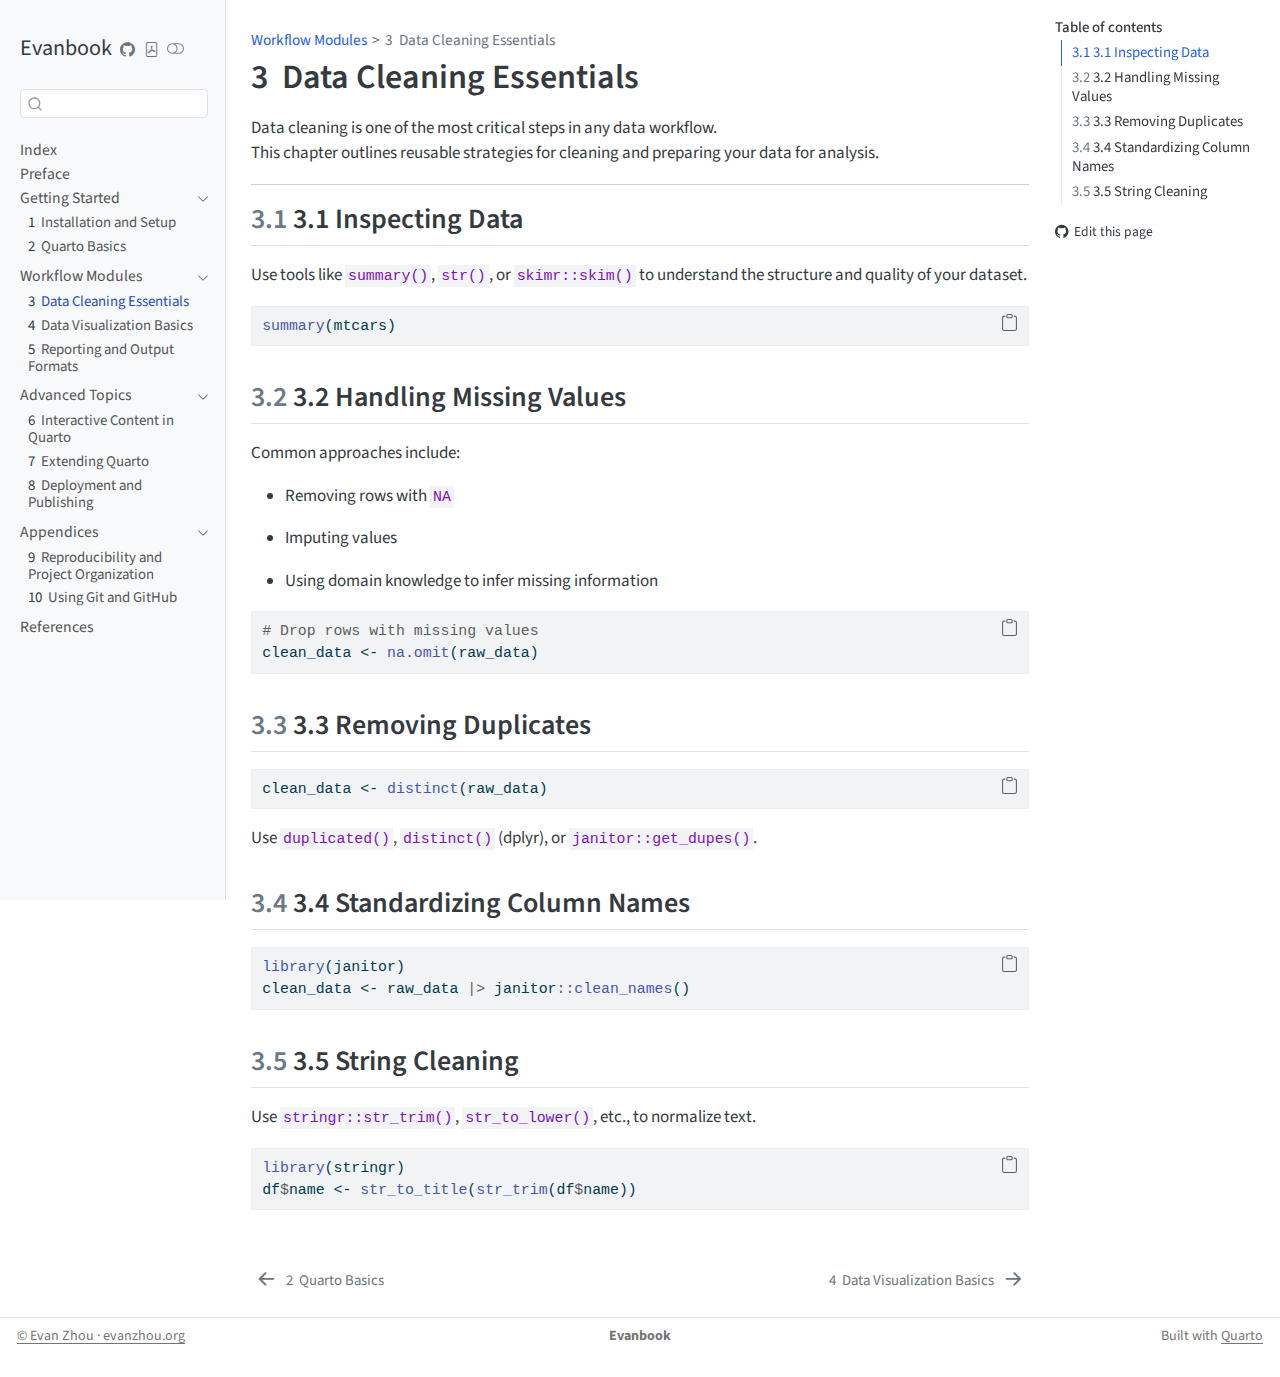
<file: 03_data-cleaning.html>
<!DOCTYPE html>
<html xmlns="http://www.w3.org/1999/xhtml" lang="en" xml:lang="en"><head>

<meta charset="utf-8">
<meta name="generator" content="quarto-1.9.37">

<meta name="viewport" content="width=device-width, initial-scale=1.0, user-scalable=yes">


<title>3&nbsp; Data Cleaning Essentials – Evanbook</title>
<style>
/* Default styles provided by pandoc.
** See https://pandoc.org/MANUAL.html#variables-for-html for config info.
*/
code{white-space: pre-wrap;}
span.smallcaps{font-variant: small-caps;}
div.columns{display: flex; gap: min(4vw, 1.5em);}
div.column{flex: auto; overflow-x: auto;}
div.hanging-indent{margin-left: 1.5em; text-indent: -1.5em;}
ul.task-list{list-style: none;}
ul.task-list li input[type="checkbox"] {
  width: 0.8em;
  margin: 0 0.8em 0.2em -1em; /* quarto-specific, see https://github.com/quarto-dev/quarto-cli/issues/4556 */ 
  vertical-align: middle;
}
/* CSS for syntax highlighting */
html { -webkit-text-size-adjust: 100%; }
pre > code.sourceCode { white-space: pre; position: relative; }
pre > code.sourceCode > span { display: inline-block; line-height: 1.25; }
pre > code.sourceCode > span:empty { height: 1.2em; }
.sourceCode { overflow: visible; }
code.sourceCode > span { color: inherit; text-decoration: inherit; }
div.sourceCode { margin: 1em 0; }
pre.sourceCode { margin: 0; }
@media screen {
div.sourceCode { overflow: auto; }
}
@media print {
pre > code.sourceCode { white-space: pre-wrap; }
pre > code.sourceCode > span { text-indent: -5em; padding-left: 5em; }
}
pre.numberSource code
  { counter-reset: source-line 0; }
pre.numberSource code > span
  { position: relative; left: -4em; counter-increment: source-line; }
pre.numberSource code > span > a:first-child::before
  { content: counter(source-line);
    position: relative; left: -1em; text-align: right; vertical-align: baseline;
    border: none; display: inline-block;
    -webkit-touch-callout: none; -webkit-user-select: none;
    -khtml-user-select: none; -moz-user-select: none;
    -ms-user-select: none; user-select: none;
    padding: 0 4px; width: 4em;
  }
pre.numberSource { margin-left: 3em;  padding-left: 4px; }
div.sourceCode
  {   }
@media screen {
pre > code.sourceCode > span > a:first-child::before { text-decoration: underline; }
}
</style>


<script src="site_libs/quarto-nav/quarto-nav.js"></script>
<script src="site_libs/quarto-nav/headroom.min.js"></script>
<script src="site_libs/clipboard/clipboard.min.js"></script>
<script src="site_libs/quarto-search/autocomplete.umd.js"></script>
<script src="site_libs/quarto-search/fuse.min.js"></script>
<script src="site_libs/quarto-search/quarto-search.js"></script>
<meta name="quarto:offset" content="./">
<link href="./04_visualization.html" rel="next">
<link href="./02_quarto-basics.html" rel="prev">
<script src="site_libs/quarto-html/quarto.js" type="module"></script>
<script src="site_libs/quarto-html/tabsets/tabsets.js" type="module"></script>
<script src="site_libs/quarto-html/popper.min.js"></script>
<script src="site_libs/quarto-html/tippy.umd.min.js"></script>
<script src="site_libs/quarto-html/anchor.min.js"></script>
<link href="site_libs/quarto-html/tippy.css" rel="stylesheet">
<link href="site_libs/quarto-html/quarto-syntax-highlighting-7f8f88aac4f3542376d5c11b86a4c14d.css" rel="stylesheet" class="quarto-color-scheme" id="quarto-text-highlighting-styles">
<link href="site_libs/quarto-html/quarto-syntax-highlighting-dark-d0ae9245876894da5ac7e18953ecc5cc.css" rel="stylesheet" class="quarto-color-scheme quarto-color-alternate" id="quarto-text-highlighting-styles">
<link href="site_libs/quarto-html/quarto-syntax-highlighting-7f8f88aac4f3542376d5c11b86a4c14d.css" rel="stylesheet" class="quarto-color-scheme-extra" id="quarto-text-highlighting-styles">
<script src="site_libs/bootstrap/bootstrap.min.js"></script>
<link href="site_libs/bootstrap/bootstrap-icons.css" rel="stylesheet">
<link href="site_libs/bootstrap/bootstrap-db941dfb525b62eaf54a010c0281fc62.min.css" rel="stylesheet" append-hash="true" class="quarto-color-scheme" id="quarto-bootstrap" data-mode="light">
<link href="site_libs/bootstrap/bootstrap-dark-f1f4cccce9ed77b7538b6e1c6718fb3d.min.css" rel="stylesheet" append-hash="true" class="quarto-color-scheme quarto-color-alternate" id="quarto-bootstrap" data-mode="light">
<link href="site_libs/bootstrap/bootstrap-db941dfb525b62eaf54a010c0281fc62.min.css" rel="stylesheet" append-hash="true" class="quarto-color-scheme-extra" id="quarto-bootstrap" data-mode="light">
<script id="quarto-search-options" type="application/json">{
  "location": "sidebar",
  "copy-button": false,
  "collapse-after": 3,
  "panel-placement": "start",
  "type": "textbox",
  "limit": 50,
  "keyboard-shortcut": [
    "f",
    "/",
    "s"
  ],
  "show-item-context": false,
  "language": {
    "search-no-results-text": "No results",
    "search-matching-documents-text": "matching documents",
    "search-copy-link-title": "Copy link to search",
    "search-hide-matches-text": "Hide additional matches",
    "search-more-match-text": "more match in this document",
    "search-more-matches-text": "more matches in this document",
    "search-clear-button-title": "Clear",
    "search-text-placeholder": "",
    "search-detached-cancel-button-title": "Cancel",
    "search-submit-button-title": "Submit",
    "search-label": "Search"
  }
}</script>


</head>

<body class="nav-sidebar docked quarto-light"><script id="quarto-html-before-body" type="application/javascript">
    const toggleBodyColorMode = (bsSheetEl) => {
      const mode = bsSheetEl.getAttribute("data-mode");
      const bodyEl = window.document.querySelector("body");
      if (mode === "dark") {
        bodyEl.classList.add("quarto-dark");
        bodyEl.classList.remove("quarto-light");
      } else {
        bodyEl.classList.add("quarto-light");
        bodyEl.classList.remove("quarto-dark");
      }
    }
    const toggleBodyColorPrimary = () => {
      const bsSheetEl = window.document.querySelector("link#quarto-bootstrap:not([rel=disabled-stylesheet])");
      if (bsSheetEl) {
        toggleBodyColorMode(bsSheetEl);
      }
    }
    const setColorSchemeToggle = (alternate) => {
      const toggles = window.document.querySelectorAll('.quarto-color-scheme-toggle');
      for (let i=0; i < toggles.length; i++) {
        const toggle = toggles[i];
        if (toggle) {
          if (alternate) {
            toggle.classList.add("alternate");
          } else {
            toggle.classList.remove("alternate");
          }
        }
      }
    };
    const toggleColorMode = (alternate) => {
      // Switch the stylesheets
      const primaryStylesheets = window.document.querySelectorAll('link.quarto-color-scheme:not(.quarto-color-alternate)');
      const alternateStylesheets = window.document.querySelectorAll('link.quarto-color-scheme.quarto-color-alternate');
      manageTransitions('#quarto-margin-sidebar .nav-link', false);
      if (alternate) {
        // note: dark is layered on light, we don't disable primary!
        enableStylesheet(alternateStylesheets);
        for (const sheetNode of alternateStylesheets) {
          if (sheetNode.id === "quarto-bootstrap") {
            toggleBodyColorMode(sheetNode);
          }
        }
      } else {
        disableStylesheet(alternateStylesheets);
        enableStylesheet(primaryStylesheets)
        toggleBodyColorPrimary();
      }
      manageTransitions('#quarto-margin-sidebar .nav-link', true);
      // Switch the toggles
      setColorSchemeToggle(alternate)
      // Hack to workaround the fact that safari doesn't
      // properly recolor the scrollbar when toggling (#1455)
      if (navigator.userAgent.indexOf('Safari') > 0 && navigator.userAgent.indexOf('Chrome') == -1) {
        manageTransitions("body", false);
        window.scrollTo(0, 1);
        setTimeout(() => {
          window.scrollTo(0, 0);
          manageTransitions("body", true);
        }, 40);
      }
    }
    const disableStylesheet = (stylesheets) => {
      for (let i=0; i < stylesheets.length; i++) {
        const stylesheet = stylesheets[i];
        stylesheet.rel = 'disabled-stylesheet';
      }
    }
    const enableStylesheet = (stylesheets) => {
      for (let i=0; i < stylesheets.length; i++) {
        const stylesheet = stylesheets[i];
        if(stylesheet.rel !== 'stylesheet') { // for Chrome, which will still FOUC without this check
          stylesheet.rel = 'stylesheet';
        }
      }
    }
    const manageTransitions = (selector, allowTransitions) => {
      const els = window.document.querySelectorAll(selector);
      for (let i=0; i < els.length; i++) {
        const el = els[i];
        if (allowTransitions) {
          el.classList.remove('notransition');
        } else {
          el.classList.add('notransition');
        }
      }
    }
    const isFileUrl = () => {
      return window.location.protocol === 'file:';
    }
    const hasAlternateSentinel = () => {
      let styleSentinel = getColorSchemeSentinel();
      if (styleSentinel !== null) {
        return styleSentinel === "alternate";
      } else {
        return false;
      }
    }
    const setStyleSentinel = (alternate) => {
      const value = alternate ? "alternate" : "default";
      if (!isFileUrl()) {
        window.localStorage.setItem("quarto-color-scheme", value);
      } else {
        localAlternateSentinel = value;
      }
    }
    const getColorSchemeSentinel = () => {
      if (!isFileUrl()) {
        const storageValue = window.localStorage.getItem("quarto-color-scheme");
        return storageValue != null ? storageValue : localAlternateSentinel;
      } else {
        return localAlternateSentinel;
      }
    }
    const toggleGiscusIfUsed = (isAlternate, darkModeDefault) => {
      const baseTheme = document.querySelector('#giscus-base-theme')?.value ?? 'light';
      const alternateTheme = document.querySelector('#giscus-alt-theme')?.value ?? 'dark';
      let newTheme = '';
      if(authorPrefersDark) {
        newTheme = isAlternate ? baseTheme : alternateTheme;
      } else {
        newTheme = isAlternate ? alternateTheme : baseTheme;
      }
      const changeGiscusTheme = () => {
        // From: https://github.com/giscus/giscus/issues/336
        const sendMessage = (message) => {
          const iframe = document.querySelector('iframe.giscus-frame');
          if (!iframe) return;
          iframe.contentWindow.postMessage({ giscus: message }, 'https://giscus.app');
        }
        sendMessage({
          setConfig: {
            theme: newTheme
          }
        });
      }
      const isGiscussLoaded = window.document.querySelector('iframe.giscus-frame') !== null;
      if (isGiscussLoaded) {
        changeGiscusTheme();
      }
    };
    const authorPrefersDark = false;
    const darkModeDefault = authorPrefersDark;
      document.querySelector('link#quarto-text-highlighting-styles.quarto-color-scheme-extra').rel = 'disabled-stylesheet';
      document.querySelector('link#quarto-bootstrap.quarto-color-scheme-extra').rel = 'disabled-stylesheet';
    let localAlternateSentinel = darkModeDefault ? 'alternate' : 'default';
    // Dark / light mode switch
    window.quartoToggleColorScheme = () => {
      // Read the current dark / light value
      let toAlternate = !hasAlternateSentinel();
      toggleColorMode(toAlternate);
      setStyleSentinel(toAlternate);
      toggleGiscusIfUsed(toAlternate, darkModeDefault);
      window.dispatchEvent(new Event('resize'));
    };
    // Switch to dark mode if need be
    if (hasAlternateSentinel()) {
      toggleColorMode(true);
    } else {
      toggleColorMode(false);
    }
  </script>

<div id="quarto-search-results"></div>
  <header id="quarto-header" class="headroom fixed-top">
  <nav class="quarto-secondary-nav">
    <div class="container-fluid d-flex">
      <button type="button" class="quarto-btn-toggle btn" data-bs-toggle="collapse" role="button" data-bs-target=".quarto-sidebar-collapse-item" aria-controls="quarto-sidebar" aria-expanded="false" aria-label="Toggle sidebar navigation" onclick="if (window.quartoToggleHeadroom) { window.quartoToggleHeadroom(); }">
        <i class="bi bi-layout-text-sidebar-reverse"></i>
      </button>
        <nav class="quarto-page-breadcrumbs" aria-label="breadcrumb"><ol class="breadcrumb"><li class="breadcrumb-item"><a href="./03_data-cleaning.html">Workflow Modules</a></li><li class="breadcrumb-item"><a href="./03_data-cleaning.html"><span class="chapter-number">3</span>&nbsp; <span class="chapter-title">Data Cleaning Essentials</span></a></li></ol></nav>
        <a class="flex-grow-1" role="navigation" data-bs-toggle="collapse" data-bs-target=".quarto-sidebar-collapse-item" aria-controls="quarto-sidebar" aria-expanded="false" aria-label="Toggle sidebar navigation" onclick="if (window.quartoToggleHeadroom) { window.quartoToggleHeadroom(); }">      
        </a>
      <button type="button" class="btn quarto-search-button" aria-label="Search" onclick="window.quartoOpenSearch();">
        <i class="bi bi-search"></i>
      </button>
    </div>
  </nav>
</header>
<!-- content -->
<div id="quarto-content" class="quarto-container page-columns page-rows-contents page-layout-article">
<!-- sidebar -->
  <nav id="quarto-sidebar" class="sidebar collapse collapse-horizontal quarto-sidebar-collapse-item sidebar-navigation docked overflow-auto">
    <div class="pt-lg-2 mt-2 text-left sidebar-header">
    <div class="sidebar-title mb-0 py-0">
      <a href="./">Evanbook</a> 
        <div class="sidebar-tools-main tools-wide">
    <a href="https://github.com/evanbio/evanbook" title="Source Code" class="quarto-navigation-tool px-1" aria-label="Source Code"><i class="bi bi-github"></i></a>
    <a href="./Evanbook.pdf" title="Download PDF" class="quarto-navigation-tool px-1" aria-label="Download PDF"><i class="bi bi-file-pdf"></i></a>
  <a href="" class="quarto-color-scheme-toggle quarto-navigation-tool  px-1" onclick="window.quartoToggleColorScheme(); return false;" title="Toggle dark mode"><i class="bi"></i></a>
</div>
    </div>
      </div>
        <div class="mt-2 flex-shrink-0 align-items-center">
        <div class="sidebar-search">
        <div id="quarto-search" class="" title="Search"></div>
        </div>
        </div>
    <div class="sidebar-menu-container"> 
    <ul class="list-unstyled mt-1">
        <li class="sidebar-item">
  <div class="sidebar-item-container"> 
  <a href="./index.html" class="sidebar-item-text sidebar-link">
 <span class="menu-text">Index</span></a>
  </div>
</li>
        <li class="sidebar-item">
  <div class="sidebar-item-container"> 
  <a href="./preface.html" class="sidebar-item-text sidebar-link">
 <span class="menu-text">Preface</span></a>
  </div>
</li>
        <li class="sidebar-item sidebar-item-section">
      <div class="sidebar-item-container"> 
            <a class="sidebar-item-text sidebar-link text-start" data-bs-toggle="collapse" data-bs-target="#quarto-sidebar-section-1" role="navigation" aria-expanded="true">
 <span class="menu-text">Getting Started</span></a>
          <a class="sidebar-item-toggle text-start" data-bs-toggle="collapse" data-bs-target="#quarto-sidebar-section-1" role="navigation" aria-expanded="true" aria-label="Toggle section">
            <i class="bi bi-chevron-right ms-2"></i>
          </a> 
      </div>
      <ul id="quarto-sidebar-section-1" class="collapse list-unstyled sidebar-section depth1 show">  
          <li class="sidebar-item">
  <div class="sidebar-item-container"> 
  <a href="./01_installation.html" class="sidebar-item-text sidebar-link">
 <span class="menu-text"><span class="chapter-number">1</span>&nbsp; <span class="chapter-title">Installation and Setup</span></span></a>
  </div>
</li>
          <li class="sidebar-item">
  <div class="sidebar-item-container"> 
  <a href="./02_quarto-basics.html" class="sidebar-item-text sidebar-link">
 <span class="menu-text"><span class="chapter-number">2</span>&nbsp; <span class="chapter-title">Quarto Basics</span></span></a>
  </div>
</li>
      </ul>
  </li>
        <li class="sidebar-item sidebar-item-section">
      <div class="sidebar-item-container"> 
            <a class="sidebar-item-text sidebar-link text-start" data-bs-toggle="collapse" data-bs-target="#quarto-sidebar-section-2" role="navigation" aria-expanded="true">
 <span class="menu-text">Workflow Modules</span></a>
          <a class="sidebar-item-toggle text-start" data-bs-toggle="collapse" data-bs-target="#quarto-sidebar-section-2" role="navigation" aria-expanded="true" aria-label="Toggle section">
            <i class="bi bi-chevron-right ms-2"></i>
          </a> 
      </div>
      <ul id="quarto-sidebar-section-2" class="collapse list-unstyled sidebar-section depth1 show">  
          <li class="sidebar-item">
  <div class="sidebar-item-container"> 
  <a href="./03_data-cleaning.html" class="sidebar-item-text sidebar-link active">
 <span class="menu-text"><span class="chapter-number">3</span>&nbsp; <span class="chapter-title">Data Cleaning Essentials</span></span></a>
  </div>
</li>
          <li class="sidebar-item">
  <div class="sidebar-item-container"> 
  <a href="./04_visualization.html" class="sidebar-item-text sidebar-link">
 <span class="menu-text"><span class="chapter-number">4</span>&nbsp; <span class="chapter-title">Data Visualization Basics</span></span></a>
  </div>
</li>
          <li class="sidebar-item">
  <div class="sidebar-item-container"> 
  <a href="./05_reporting.html" class="sidebar-item-text sidebar-link">
 <span class="menu-text"><span class="chapter-number">5</span>&nbsp; <span class="chapter-title">Reporting and Output Formats</span></span></a>
  </div>
</li>
      </ul>
  </li>
        <li class="sidebar-item sidebar-item-section">
      <div class="sidebar-item-container"> 
            <a class="sidebar-item-text sidebar-link text-start" data-bs-toggle="collapse" data-bs-target="#quarto-sidebar-section-3" role="navigation" aria-expanded="true">
 <span class="menu-text">Advanced Topics</span></a>
          <a class="sidebar-item-toggle text-start" data-bs-toggle="collapse" data-bs-target="#quarto-sidebar-section-3" role="navigation" aria-expanded="true" aria-label="Toggle section">
            <i class="bi bi-chevron-right ms-2"></i>
          </a> 
      </div>
      <ul id="quarto-sidebar-section-3" class="collapse list-unstyled sidebar-section depth1 show">  
          <li class="sidebar-item">
  <div class="sidebar-item-container"> 
  <a href="./06_interactivity.html" class="sidebar-item-text sidebar-link">
 <span class="menu-text"><span class="chapter-number">6</span>&nbsp; <span class="chapter-title">Interactive Content in Quarto</span></span></a>
  </div>
</li>
          <li class="sidebar-item">
  <div class="sidebar-item-container"> 
  <a href="./07_quarto-extensions.html" class="sidebar-item-text sidebar-link">
 <span class="menu-text"><span class="chapter-number">7</span>&nbsp; <span class="chapter-title">Extending Quarto</span></span></a>
  </div>
</li>
          <li class="sidebar-item">
  <div class="sidebar-item-container"> 
  <a href="./08_deployment.html" class="sidebar-item-text sidebar-link">
 <span class="menu-text"><span class="chapter-number">8</span>&nbsp; <span class="chapter-title">Deployment and Publishing</span></span></a>
  </div>
</li>
      </ul>
  </li>
        <li class="sidebar-item sidebar-item-section">
      <div class="sidebar-item-container"> 
            <a class="sidebar-item-text sidebar-link text-start" data-bs-toggle="collapse" data-bs-target="#quarto-sidebar-section-4" role="navigation" aria-expanded="true">
 <span class="menu-text">Appendices</span></a>
          <a class="sidebar-item-toggle text-start" data-bs-toggle="collapse" data-bs-target="#quarto-sidebar-section-4" role="navigation" aria-expanded="true" aria-label="Toggle section">
            <i class="bi bi-chevron-right ms-2"></i>
          </a> 
      </div>
      <ul id="quarto-sidebar-section-4" class="collapse list-unstyled sidebar-section depth1 show">  
          <li class="sidebar-item">
  <div class="sidebar-item-container"> 
  <a href="./A1_reproducibility.html" class="sidebar-item-text sidebar-link">
 <span class="menu-text"><span class="chapter-number">9</span>&nbsp; <span class="chapter-title">Reproducibility and Project Organization</span></span></a>
  </div>
</li>
          <li class="sidebar-item">
  <div class="sidebar-item-container"> 
  <a href="./A2_git.html" class="sidebar-item-text sidebar-link">
 <span class="menu-text"><span class="chapter-number">10</span>&nbsp; <span class="chapter-title">Using Git and GitHub</span></span></a>
  </div>
</li>
      </ul>
  </li>
        <li class="sidebar-item">
  <div class="sidebar-item-container"> 
  <a href="./references.html" class="sidebar-item-text sidebar-link">
 <span class="menu-text">References</span></a>
  </div>
</li>
    </ul>
    </div>
</nav>
<div id="quarto-sidebar-glass" class="quarto-sidebar-collapse-item" data-bs-toggle="collapse" data-bs-target=".quarto-sidebar-collapse-item"></div>
<!-- margin-sidebar -->
    <div id="quarto-margin-sidebar" class="sidebar margin-sidebar">
        <nav id="TOC" role="doc-toc" class="toc-active">
    <h2 id="toc-title">Table of contents</h2>
   
  <ul>
  <li><a href="#inspecting-data" id="toc-inspecting-data" class="nav-link active" data-scroll-target="#inspecting-data"><span class="header-section-number">3.1</span> 3.1 Inspecting Data</a></li>
  <li><a href="#handling-missing-values" id="toc-handling-missing-values" class="nav-link" data-scroll-target="#handling-missing-values"><span class="header-section-number">3.2</span> 3.2 Handling Missing Values</a></li>
  <li><a href="#removing-duplicates" id="toc-removing-duplicates" class="nav-link" data-scroll-target="#removing-duplicates"><span class="header-section-number">3.3</span> 3.3 Removing Duplicates</a></li>
  <li><a href="#standardizing-column-names" id="toc-standardizing-column-names" class="nav-link" data-scroll-target="#standardizing-column-names"><span class="header-section-number">3.4</span> 3.4 Standardizing Column Names</a></li>
  <li><a href="#string-cleaning" id="toc-string-cleaning" class="nav-link" data-scroll-target="#string-cleaning"><span class="header-section-number">3.5</span> 3.5 String Cleaning</a></li>
  </ul>
<div class="toc-actions"><ul><li><a href="https://github.com/evanbio/evanbook/edit/main/03_data-cleaning.qmd" class="toc-action"><i class="bi bi-github"></i>Edit this page</a></li></ul></div></nav>
    </div>
<!-- main -->
<main class="content" id="quarto-document-content">


<header id="title-block-header" class="quarto-title-block default"><nav class="quarto-page-breadcrumbs quarto-title-breadcrumbs d-none d-lg-block" aria-label="breadcrumb"><ol class="breadcrumb"><li class="breadcrumb-item"><a href="./03_data-cleaning.html">Workflow Modules</a></li><li class="breadcrumb-item"><a href="./03_data-cleaning.html"><span class="chapter-number">3</span>&nbsp; <span class="chapter-title">Data Cleaning Essentials</span></a></li></ol></nav>
<div class="quarto-title">
<h1 class="title"><span class="chapter-number">3</span>&nbsp; <span class="chapter-title">Data Cleaning Essentials</span></h1>
</div>



<div class="quarto-title-meta">

    
  
    
  </div>
  


</header>


<p>Data cleaning is one of the most critical steps in any data workflow.<br>
This chapter outlines reusable strategies for cleaning and preparing your data for analysis.</p>
<hr>
<section id="inspecting-data" class="level2" data-number="3.1">
<h2 data-number="3.1" class="anchored" data-anchor-id="inspecting-data"><span class="header-section-number">3.1</span> 3.1 Inspecting Data</h2>
<p>Use tools like <code>summary()</code>, <code>str()</code>, or <code>skimr::skim()</code> to understand the structure and quality of your dataset.</p>
<div class="cell">
<div class="code-copy-outer-scaffold"><div class="sourceCode cell-code" id="cb1"><pre class="sourceCode r code-with-copy"><code class="sourceCode r"><span id="cb1-1"><a href="#cb1-1" aria-hidden="true" tabindex="-1"></a><span class="fu">summary</span>(mtcars)</span></code></pre></div><button title="Copy to Clipboard" class="code-copy-button"><i class="bi"></i></button></div>
</div>
</section>
<section id="handling-missing-values" class="level2" data-number="3.2">
<h2 data-number="3.2" class="anchored" data-anchor-id="handling-missing-values"><span class="header-section-number">3.2</span> 3.2 Handling Missing Values</h2>
<p>Common approaches include:</p>
<ul>
<li><p>Removing rows with <code>NA</code></p></li>
<li><p>Imputing values</p></li>
<li><p>Using domain knowledge to infer missing information</p></li>
</ul>
<div class="cell">
<div class="code-copy-outer-scaffold"><div class="sourceCode cell-code" id="cb2"><pre class="sourceCode r code-with-copy"><code class="sourceCode r"><span id="cb2-1"><a href="#cb2-1" aria-hidden="true" tabindex="-1"></a><span class="co"># Drop rows with missing values</span></span>
<span id="cb2-2"><a href="#cb2-2" aria-hidden="true" tabindex="-1"></a>clean_data <span class="ot">&lt;-</span> <span class="fu">na.omit</span>(raw_data)</span></code></pre></div><button title="Copy to Clipboard" class="code-copy-button"><i class="bi"></i></button></div>
</div>
</section>
<section id="removing-duplicates" class="level2" data-number="3.3">
<h2 data-number="3.3" class="anchored" data-anchor-id="removing-duplicates"><span class="header-section-number">3.3</span> 3.3 Removing Duplicates</h2>
<div class="cell">
<div class="code-copy-outer-scaffold"><div class="sourceCode cell-code" id="cb3"><pre class="sourceCode r code-with-copy"><code class="sourceCode r"><span id="cb3-1"><a href="#cb3-1" aria-hidden="true" tabindex="-1"></a>clean_data <span class="ot">&lt;-</span> <span class="fu">distinct</span>(raw_data)</span></code></pre></div><button title="Copy to Clipboard" class="code-copy-button"><i class="bi"></i></button></div>
</div>
<p>Use <code>duplicated()</code>, <code>distinct()</code> (dplyr), or <code>janitor::get_dupes()</code>.</p>
</section>
<section id="standardizing-column-names" class="level2" data-number="3.4">
<h2 data-number="3.4" class="anchored" data-anchor-id="standardizing-column-names"><span class="header-section-number">3.4</span> 3.4 Standardizing Column Names</h2>
<div class="cell">
<div class="code-copy-outer-scaffold"><div class="sourceCode cell-code" id="cb4"><pre class="sourceCode r code-with-copy"><code class="sourceCode r"><span id="cb4-1"><a href="#cb4-1" aria-hidden="true" tabindex="-1"></a><span class="fu">library</span>(janitor)</span>
<span id="cb4-2"><a href="#cb4-2" aria-hidden="true" tabindex="-1"></a>clean_data <span class="ot">&lt;-</span> raw_data <span class="sc">|&gt;</span> janitor<span class="sc">::</span><span class="fu">clean_names</span>()</span></code></pre></div><button title="Copy to Clipboard" class="code-copy-button"><i class="bi"></i></button></div>
</div>
</section>
<section id="string-cleaning" class="level2" data-number="3.5">
<h2 data-number="3.5" class="anchored" data-anchor-id="string-cleaning"><span class="header-section-number">3.5</span> 3.5 String Cleaning</h2>
<p>Use <code>stringr::str_trim()</code>, <code>str_to_lower()</code>, etc., to normalize text.</p>
<div class="cell">
<div class="code-copy-outer-scaffold"><div class="sourceCode cell-code" id="cb5"><pre class="sourceCode r code-with-copy"><code class="sourceCode r"><span id="cb5-1"><a href="#cb5-1" aria-hidden="true" tabindex="-1"></a><span class="fu">library</span>(stringr)</span>
<span id="cb5-2"><a href="#cb5-2" aria-hidden="true" tabindex="-1"></a>df<span class="sc">$</span>name <span class="ot">&lt;-</span> <span class="fu">str_to_title</span>(<span class="fu">str_trim</span>(df<span class="sc">$</span>name))</span></code></pre></div><button title="Copy to Clipboard" class="code-copy-button"><i class="bi"></i></button></div>
</div>


</section>

</main> <!-- /main -->
<script id="quarto-html-after-body" type="application/javascript">
  window.document.addEventListener("DOMContentLoaded", function (event) {
    // Ensure there is a toggle, if there isn't float one in the top right
    if (window.document.querySelector('.quarto-color-scheme-toggle') === null) {
      const a = window.document.createElement('a');
      a.classList.add('top-right');
      a.classList.add('quarto-color-scheme-toggle');
      a.href = "";
      a.onclick = function() { try { window.quartoToggleColorScheme(); } catch {} return false; };
      const i = window.document.createElement("i");
      i.classList.add('bi');
      a.appendChild(i);
      window.document.body.appendChild(a);
    }
    setColorSchemeToggle(hasAlternateSentinel())
    const icon = "";
    const anchorJS = new window.AnchorJS();
    anchorJS.options = {
      placement: 'right',
      icon: icon
    };
    anchorJS.add('.anchored');
    const isCodeAnnotation = (el) => {
      for (const clz of el.classList) {
        if (clz.startsWith('code-annotation-')) {                     
          return true;
        }
      }
      return false;
    }
    const onCopySuccess = function(e) {
      // button target
      const button = e.trigger;
      // don't keep focus
      button.blur();
      // flash "checked"
      button.classList.add('code-copy-button-checked');
      var currentTitle = button.getAttribute("title");
      button.setAttribute("title", "Copied!");
      let tooltip;
      if (window.bootstrap) {
        button.setAttribute("data-bs-toggle", "tooltip");
        button.setAttribute("data-bs-placement", "left");
        button.setAttribute("data-bs-title", "Copied!");
        tooltip = new bootstrap.Tooltip(button, 
          { trigger: "manual", 
            customClass: "code-copy-button-tooltip",
            offset: [0, -8]});
        tooltip.show();    
      }
      setTimeout(function() {
        if (tooltip) {
          tooltip.hide();
          button.removeAttribute("data-bs-title");
          button.removeAttribute("data-bs-toggle");
          button.removeAttribute("data-bs-placement");
        }
        button.setAttribute("title", currentTitle);
        button.classList.remove('code-copy-button-checked');
      }, 1000);
      // clear code selection
      e.clearSelection();
    }
    const getTextToCopy = function(trigger) {
      const outerScaffold = trigger.parentElement.cloneNode(true);
      const codeEl = outerScaffold.querySelector('code');
      for (const childEl of codeEl.children) {
        if (isCodeAnnotation(childEl)) {
          childEl.remove();
        }
      }
      return codeEl.innerText;
    }
    const clipboard = new window.ClipboardJS('.code-copy-button:not([data-in-quarto-modal])', {
      text: getTextToCopy
    });
    clipboard.on('success', onCopySuccess);
    if (window.document.getElementById('quarto-embedded-source-code-modal')) {
      const clipboardModal = new window.ClipboardJS('.code-copy-button[data-in-quarto-modal]', {
        text: getTextToCopy,
        container: window.document.getElementById('quarto-embedded-source-code-modal')
      });
      clipboardModal.on('success', onCopySuccess);
    }
      var localhostRegex = new RegExp(/^(?:http|https):\/\/localhost\:?[0-9]*\//);
      var mailtoRegex = new RegExp(/^mailto:/);
        var filterRegex = new RegExp("https:\/\/evanbio\.github\.io\/evanbook");
      var isInternal = (href) => {
          return filterRegex.test(href) || localhostRegex.test(href) || mailtoRegex.test(href);
      }
      // Inspect non-navigation links and adorn them if external
     var links = window.document.querySelectorAll('a[href]:not(.nav-link):not(.navbar-brand):not(.toc-action):not(.sidebar-link):not(.sidebar-item-toggle):not(.pagination-link):not(.no-external):not([aria-hidden]):not(.dropdown-item):not(.quarto-navigation-tool):not(.about-link)');
      for (var i=0; i<links.length; i++) {
        const link = links[i];
        if (!isInternal(link.href)) {
          // undo the damage that might have been done by quarto-nav.js in the case of
          // links that we want to consider external
          if (link.dataset.originalHref !== undefined) {
            link.href = link.dataset.originalHref;
          }
        }
      }
    function tippyHover(el, contentFn, onTriggerFn, onUntriggerFn) {
      const config = {
        allowHTML: true,
        maxWidth: 500,
        delay: 100,
        arrow: false,
        appendTo: function(el) {
            return el.parentElement;
        },
        interactive: true,
        interactiveBorder: 10,
        theme: 'quarto',
        placement: 'bottom-start',
      };
      if (contentFn) {
        config.content = contentFn;
      }
      if (onTriggerFn) {
        config.onTrigger = onTriggerFn;
      }
      if (onUntriggerFn) {
        config.onUntrigger = onUntriggerFn;
      }
      window.tippy(el, config); 
    }
    const noterefs = window.document.querySelectorAll('a[role="doc-noteref"]');
    for (var i=0; i<noterefs.length; i++) {
      const ref = noterefs[i];
      tippyHover(ref, function() {
        // use id or data attribute instead here
        let href = ref.getAttribute('data-footnote-href') || ref.getAttribute('href');
        try { href = new URL(href).hash; } catch {}
        const id = href.replace(/^#\/?/, "");
        const note = window.document.getElementById(id);
        if (note) {
          return note.innerHTML;
        } else {
          return "";
        }
      });
    }
    const xrefs = window.document.querySelectorAll('a.quarto-xref');
    const processXRef = (id, note) => {
      // Strip column container classes
      const stripColumnClz = (el) => {
        el.classList.remove("page-full", "page-columns");
        if (el.children) {
          for (const child of el.children) {
            stripColumnClz(child);
          }
        }
      }
      stripColumnClz(note)
      if (id === null || id.startsWith('sec-')) {
        // Special case sections, only their first couple elements
        const container = document.createElement("div");
        if (note.children && note.children.length > 2) {
          container.appendChild(note.children[0].cloneNode(true));
          for (let i = 1; i < note.children.length; i++) {
            const child = note.children[i];
            if (child.tagName === "P" && child.innerText === "") {
              continue;
            } else {
              container.appendChild(child.cloneNode(true));
              break;
            }
          }
          if (window.Quarto?.typesetMath) {
            window.Quarto.typesetMath(container);
          }
          return container.innerHTML
        } else {
          if (window.Quarto?.typesetMath) {
            window.Quarto.typesetMath(note);
          }
          return note.innerHTML;
        }
      } else {
        // Remove any anchor links if they are present
        const anchorLink = note.querySelector('a.anchorjs-link');
        if (anchorLink) {
          anchorLink.remove();
        }
        if (window.Quarto?.typesetMath) {
          window.Quarto.typesetMath(note);
        }
        if (note.classList.contains("callout")) {
          return note.outerHTML;
        } else {
          return note.innerHTML;
        }
      }
    }
    for (var i=0; i<xrefs.length; i++) {
      const xref = xrefs[i];
      tippyHover(xref, undefined, function(instance) {
        instance.disable();
        let url = xref.getAttribute('href');
        let hash = undefined; 
        if (url.startsWith('#')) {
          hash = url;
        } else {
          try { hash = new URL(url).hash; } catch {}
        }
        if (hash) {
          const id = hash.replace(/^#\/?/, "");
          const note = window.document.getElementById(id);
          if (note !== null) {
            try {
              const html = processXRef(id, note.cloneNode(true));
              instance.setContent(html);
            } finally {
              instance.enable();
              instance.show();
            }
          } else {
            // See if we can fetch this
            fetch(url.split('#')[0])
            .then(res => res.text())
            .then(html => {
              const parser = new DOMParser();
              const htmlDoc = parser.parseFromString(html, "text/html");
              const note = htmlDoc.getElementById(id);
              if (note !== null) {
                const html = processXRef(id, note);
                instance.setContent(html);
              } 
            }).finally(() => {
              instance.enable();
              instance.show();
            });
          }
        } else {
          // See if we can fetch a full url (with no hash to target)
          // This is a special case and we should probably do some content thinning / targeting
          fetch(url)
          .then(res => res.text())
          .then(html => {
            const parser = new DOMParser();
            const htmlDoc = parser.parseFromString(html, "text/html");
            const note = htmlDoc.querySelector('main.content');
            if (note !== null) {
              // This should only happen for chapter cross references
              // (since there is no id in the URL)
              // remove the first header
              if (note.children.length > 0 && note.children[0].tagName === "HEADER") {
                note.children[0].remove();
              }
              const html = processXRef(null, note);
              instance.setContent(html);
            } 
          }).finally(() => {
            instance.enable();
            instance.show();
          });
        }
      }, function(instance) {
      });
    }
        let selectedAnnoteEl;
        const selectorForAnnotation = ( cell, annotation) => {
          let cellAttr = 'data-code-cell="' + cell + '"';
          let lineAttr = 'data-code-annotation="' +  annotation + '"';
          const selector = 'span[' + cellAttr + '][' + lineAttr + ']';
          return selector;
        }
        const selectCodeLines = (annoteEl) => {
          const doc = window.document;
          const targetCell = annoteEl.getAttribute("data-target-cell");
          const targetAnnotation = annoteEl.getAttribute("data-target-annotation");
          const annoteSpan = window.document.querySelector(selectorForAnnotation(targetCell, targetAnnotation));
          const lines = annoteSpan.getAttribute("data-code-lines").split(",");
          const lineIds = lines.map((line) => {
            return targetCell + "-" + line;
          })
          let top = null;
          let height = null;
          let parent = null;
          if (lineIds.length > 0) {
              //compute the position of the single el (top and bottom and make a div)
              const el = window.document.getElementById(lineIds[0]);
              top = el.offsetTop;
              height = el.offsetHeight;
              parent = el.parentElement.parentElement;
            if (lineIds.length > 1) {
              const lastEl = window.document.getElementById(lineIds[lineIds.length - 1]);
              const bottom = lastEl.offsetTop + lastEl.offsetHeight;
              height = bottom - top;
            }
            if (top !== null && height !== null && parent !== null) {
              // cook up a div (if necessary) and position it 
              let div = window.document.getElementById("code-annotation-line-highlight");
              if (div === null) {
                div = window.document.createElement("div");
                div.setAttribute("id", "code-annotation-line-highlight");
                div.style.position = 'absolute';
                parent.appendChild(div);
              }
              div.style.top = top - 2 + "px";
              div.style.height = height + 4 + "px";
              div.style.left = 0;
              let gutterDiv = window.document.getElementById("code-annotation-line-highlight-gutter");
              if (gutterDiv === null) {
                gutterDiv = window.document.createElement("div");
                gutterDiv.setAttribute("id", "code-annotation-line-highlight-gutter");
                gutterDiv.style.position = 'absolute';
                const codeCell = window.document.getElementById(targetCell);
                const gutter = codeCell.querySelector('.code-annotation-gutter');
                gutter.appendChild(gutterDiv);
              }
              gutterDiv.style.top = top - 2 + "px";
              gutterDiv.style.height = height + 4 + "px";
            }
            selectedAnnoteEl = annoteEl;
          }
        };
        const unselectCodeLines = () => {
          const elementsIds = ["code-annotation-line-highlight", "code-annotation-line-highlight-gutter"];
          elementsIds.forEach((elId) => {
            const div = window.document.getElementById(elId);
            if (div) {
              div.remove();
            }
          });
          selectedAnnoteEl = undefined;
        };
          // Handle positioning of the toggle
      window.addEventListener(
        "resize",
        throttle(() => {
          elRect = undefined;
          if (selectedAnnoteEl) {
            selectCodeLines(selectedAnnoteEl);
          }
        }, 10)
      );
      function throttle(fn, ms) {
      let throttle = false;
      let timer;
        return (...args) => {
          if(!throttle) { // first call gets through
              fn.apply(this, args);
              throttle = true;
          } else { // all the others get throttled
              if(timer) clearTimeout(timer); // cancel #2
              timer = setTimeout(() => {
                fn.apply(this, args);
                timer = throttle = false;
              }, ms);
          }
        };
      }
        // Attach click handler to the DT
        const annoteDls = window.document.querySelectorAll('dt[data-target-cell]');
        for (const annoteDlNode of annoteDls) {
          annoteDlNode.addEventListener('click', (event) => {
            const clickedEl = event.target;
            if (clickedEl !== selectedAnnoteEl) {
              unselectCodeLines();
              const activeEl = window.document.querySelector('dt[data-target-cell].code-annotation-active');
              if (activeEl) {
                activeEl.classList.remove('code-annotation-active');
              }
              selectCodeLines(clickedEl);
              clickedEl.classList.add('code-annotation-active');
            } else {
              // Unselect the line
              unselectCodeLines();
              clickedEl.classList.remove('code-annotation-active');
            }
          });
        }
    const findCites = (el) => {
      const parentEl = el.parentElement;
      if (parentEl) {
        const cites = parentEl.dataset.cites;
        if (cites) {
          return {
            el,
            cites: cites.split(' ')
          };
        } else {
          return findCites(el.parentElement)
        }
      } else {
        return undefined;
      }
    };
    var bibliorefs = window.document.querySelectorAll('a[role="doc-biblioref"]');
    for (var i=0; i<bibliorefs.length; i++) {
      const ref = bibliorefs[i];
      const citeInfo = findCites(ref);
      if (citeInfo) {
        tippyHover(citeInfo.el, function() {
          var popup = window.document.createElement('div');
          citeInfo.cites.forEach(function(cite) {
            var citeDiv = window.document.createElement('div');
            citeDiv.classList.add('hanging-indent');
            citeDiv.classList.add('csl-entry');
            var biblioDiv = window.document.getElementById('ref-' + cite);
            if (biblioDiv) {
              citeDiv.innerHTML = biblioDiv.innerHTML;
            }
            popup.appendChild(citeDiv);
          });
          return popup.innerHTML;
        });
      }
    }
  });
  </script>
<nav class="page-navigation">
  <div class="nav-page nav-page-previous">
      <a href="./02_quarto-basics.html" class="pagination-link" aria-label="Quarto Basics">
        <i class="bi bi-arrow-left-short"></i> <span class="nav-page-text"><span class="chapter-number">2</span>&nbsp; <span class="chapter-title">Quarto Basics</span></span>
      </a>          
  </div>
  <div class="nav-page nav-page-next">
      <a href="./04_visualization.html" class="pagination-link" aria-label="Data Visualization Basics">
        <span class="nav-page-text"><span class="chapter-number">4</span>&nbsp; <span class="chapter-title">Data Visualization Basics</span></span> <i class="bi bi-arrow-right-short"></i>
      </a>
  </div>
</nav>
</div> <!-- /content -->
<footer class="footer">
  <div class="nav-footer">
    <div class="nav-footer-left">
<p><a href="https://evanzhou.org">© Evan Zhou · evanzhou.org</a></p>
</div>   
    <div class="nav-footer-center">
<p><strong>Evanbook</strong></p>
<div class="toc-actions d-sm-block d-md-none"><ul><li><a href="https://github.com/evanbio/evanbook/edit/main/03_data-cleaning.qmd" class="toc-action"><i class="bi bi-github"></i>Edit this page</a></li></ul></div></div>
    <div class="nav-footer-right">
<p>Built with <a href="https://quarto.org/">Quarto</a></p>
</div>
  </div>
</footer>




</body></html>
</file>
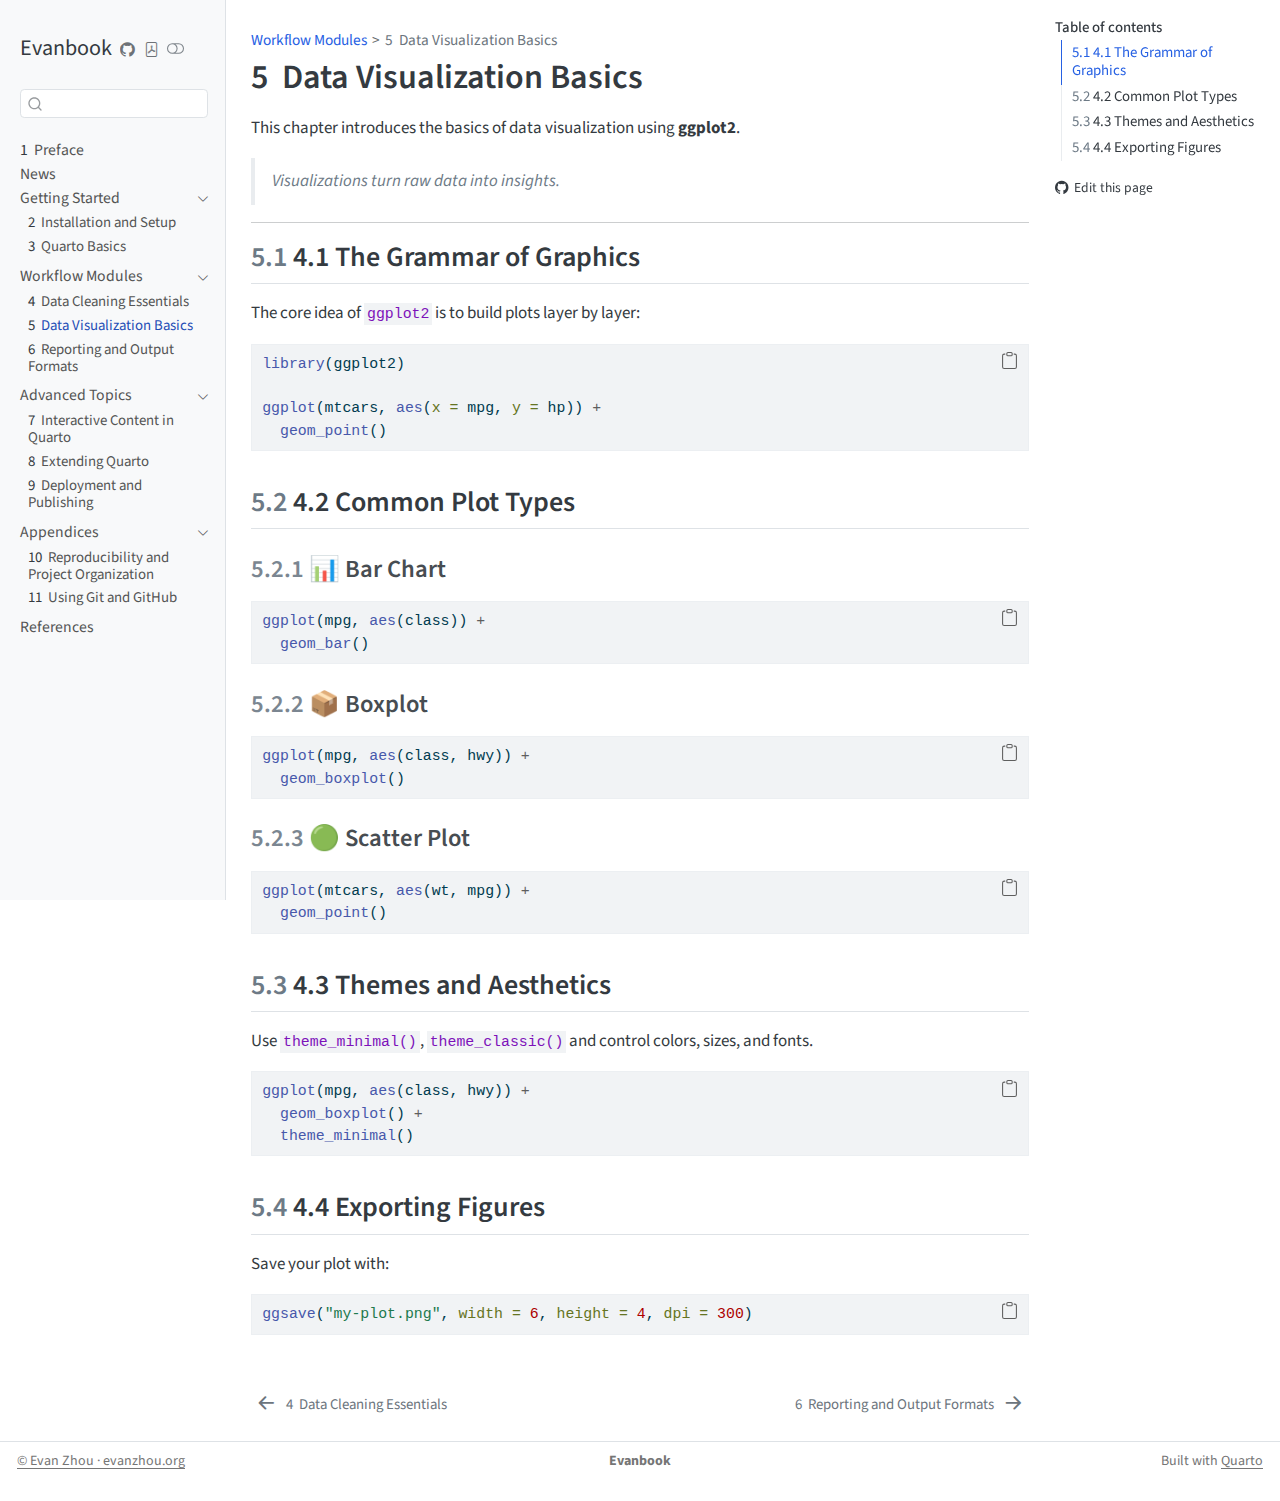
<file: 04_visualization.html>
<!DOCTYPE html>
<html xmlns="http://www.w3.org/1999/xhtml" lang="en" xml:lang="en"><head>

<meta charset="utf-8">
<meta name="generator" content="quarto-1.9.37">

<meta name="viewport" content="width=device-width, initial-scale=1.0, user-scalable=yes">


<title>5&nbsp; Data Visualization Basics – Evanbook</title>
<style>
/* Default styles provided by pandoc.
** See https://pandoc.org/MANUAL.html#variables-for-html for config info.
*/
code{white-space: pre-wrap;}
span.smallcaps{font-variant: small-caps;}
div.columns{display: flex; gap: min(4vw, 1.5em);}
div.column{flex: auto; overflow-x: auto;}
div.hanging-indent{margin-left: 1.5em; text-indent: -1.5em;}
ul.task-list{list-style: none;}
ul.task-list li input[type="checkbox"] {
  width: 0.8em;
  margin: 0 0.8em 0.2em -1em; /* quarto-specific, see https://github.com/quarto-dev/quarto-cli/issues/4556 */ 
  vertical-align: middle;
}
/* CSS for syntax highlighting */
html { -webkit-text-size-adjust: 100%; }
pre > code.sourceCode { white-space: pre; position: relative; }
pre > code.sourceCode > span { display: inline-block; line-height: 1.25; }
pre > code.sourceCode > span:empty { height: 1.2em; }
.sourceCode { overflow: visible; }
code.sourceCode > span { color: inherit; text-decoration: inherit; }
div.sourceCode { margin: 1em 0; }
pre.sourceCode { margin: 0; }
@media screen {
div.sourceCode { overflow: auto; }
}
@media print {
pre > code.sourceCode { white-space: pre-wrap; }
pre > code.sourceCode > span { text-indent: -5em; padding-left: 5em; }
}
pre.numberSource code
  { counter-reset: source-line 0; }
pre.numberSource code > span
  { position: relative; left: -4em; counter-increment: source-line; }
pre.numberSource code > span > a:first-child::before
  { content: counter(source-line);
    position: relative; left: -1em; text-align: right; vertical-align: baseline;
    border: none; display: inline-block;
    -webkit-touch-callout: none; -webkit-user-select: none;
    -khtml-user-select: none; -moz-user-select: none;
    -ms-user-select: none; user-select: none;
    padding: 0 4px; width: 4em;
  }
pre.numberSource { margin-left: 3em;  padding-left: 4px; }
div.sourceCode
  {   }
@media screen {
pre > code.sourceCode > span > a:first-child::before { text-decoration: underline; }
}
</style>


<script src="site_libs/quarto-nav/quarto-nav.js"></script>
<script src="site_libs/quarto-nav/headroom.min.js"></script>
<script src="site_libs/clipboard/clipboard.min.js"></script>
<script src="site_libs/quarto-search/autocomplete.umd.js"></script>
<script src="site_libs/quarto-search/fuse.min.js"></script>
<script src="site_libs/quarto-search/quarto-search.js"></script>
<meta name="quarto:offset" content="./">
<link href="./05_reporting.html" rel="next">
<link href="./03_data-cleaning.html" rel="prev">
<script src="site_libs/quarto-html/quarto.js" type="module"></script>
<script src="site_libs/quarto-html/tabsets/tabsets.js" type="module"></script>
<script src="site_libs/quarto-html/popper.min.js"></script>
<script src="site_libs/quarto-html/tippy.umd.min.js"></script>
<script src="site_libs/quarto-html/anchor.min.js"></script>
<link href="site_libs/quarto-html/tippy.css" rel="stylesheet">
<link href="site_libs/quarto-html/quarto-syntax-highlighting-7f8f88aac4f3542376d5c11b86a4c14d.css" rel="stylesheet" class="quarto-color-scheme" id="quarto-text-highlighting-styles">
<link href="site_libs/quarto-html/quarto-syntax-highlighting-dark-d0ae9245876894da5ac7e18953ecc5cc.css" rel="stylesheet" class="quarto-color-scheme quarto-color-alternate" id="quarto-text-highlighting-styles">
<link href="site_libs/quarto-html/quarto-syntax-highlighting-7f8f88aac4f3542376d5c11b86a4c14d.css" rel="stylesheet" class="quarto-color-scheme-extra" id="quarto-text-highlighting-styles">
<script src="site_libs/bootstrap/bootstrap.min.js"></script>
<link href="site_libs/bootstrap/bootstrap-icons.css" rel="stylesheet">
<link href="site_libs/bootstrap/bootstrap-db941dfb525b62eaf54a010c0281fc62.min.css" rel="stylesheet" append-hash="true" class="quarto-color-scheme" id="quarto-bootstrap" data-mode="light">
<link href="site_libs/bootstrap/bootstrap-dark-f1f4cccce9ed77b7538b6e1c6718fb3d.min.css" rel="stylesheet" append-hash="true" class="quarto-color-scheme quarto-color-alternate" id="quarto-bootstrap" data-mode="light">
<link href="site_libs/bootstrap/bootstrap-db941dfb525b62eaf54a010c0281fc62.min.css" rel="stylesheet" append-hash="true" class="quarto-color-scheme-extra" id="quarto-bootstrap" data-mode="light">
<script id="quarto-search-options" type="application/json">{
  "location": "sidebar",
  "copy-button": false,
  "collapse-after": 3,
  "panel-placement": "start",
  "type": "textbox",
  "limit": 50,
  "keyboard-shortcut": [
    "f",
    "/",
    "s"
  ],
  "show-item-context": false,
  "language": {
    "search-no-results-text": "No results",
    "search-matching-documents-text": "matching documents",
    "search-copy-link-title": "Copy link to search",
    "search-hide-matches-text": "Hide additional matches",
    "search-more-match-text": "more match in this document",
    "search-more-matches-text": "more matches in this document",
    "search-clear-button-title": "Clear",
    "search-text-placeholder": "",
    "search-detached-cancel-button-title": "Cancel",
    "search-submit-button-title": "Submit",
    "search-label": "Search"
  }
}</script>


<link rel="stylesheet" href="assets/styles.css">
</head>

<body class="nav-sidebar docked quarto-light"><script id="quarto-html-before-body" type="application/javascript">
    const toggleBodyColorMode = (bsSheetEl) => {
      const mode = bsSheetEl.getAttribute("data-mode");
      const bodyEl = window.document.querySelector("body");
      if (mode === "dark") {
        bodyEl.classList.add("quarto-dark");
        bodyEl.classList.remove("quarto-light");
      } else {
        bodyEl.classList.add("quarto-light");
        bodyEl.classList.remove("quarto-dark");
      }
    }
    const toggleBodyColorPrimary = () => {
      const bsSheetEl = window.document.querySelector("link#quarto-bootstrap:not([rel=disabled-stylesheet])");
      if (bsSheetEl) {
        toggleBodyColorMode(bsSheetEl);
      }
    }
    const setColorSchemeToggle = (alternate) => {
      const toggles = window.document.querySelectorAll('.quarto-color-scheme-toggle');
      for (let i=0; i < toggles.length; i++) {
        const toggle = toggles[i];
        if (toggle) {
          if (alternate) {
            toggle.classList.add("alternate");
          } else {
            toggle.classList.remove("alternate");
          }
        }
      }
    };
    const toggleColorMode = (alternate) => {
      // Switch the stylesheets
      const primaryStylesheets = window.document.querySelectorAll('link.quarto-color-scheme:not(.quarto-color-alternate)');
      const alternateStylesheets = window.document.querySelectorAll('link.quarto-color-scheme.quarto-color-alternate');
      manageTransitions('#quarto-margin-sidebar .nav-link', false);
      if (alternate) {
        // note: dark is layered on light, we don't disable primary!
        enableStylesheet(alternateStylesheets);
        for (const sheetNode of alternateStylesheets) {
          if (sheetNode.id === "quarto-bootstrap") {
            toggleBodyColorMode(sheetNode);
          }
        }
      } else {
        disableStylesheet(alternateStylesheets);
        enableStylesheet(primaryStylesheets)
        toggleBodyColorPrimary();
      }
      manageTransitions('#quarto-margin-sidebar .nav-link', true);
      // Switch the toggles
      setColorSchemeToggle(alternate)
      // Hack to workaround the fact that safari doesn't
      // properly recolor the scrollbar when toggling (#1455)
      if (navigator.userAgent.indexOf('Safari') > 0 && navigator.userAgent.indexOf('Chrome') == -1) {
        manageTransitions("body", false);
        window.scrollTo(0, 1);
        setTimeout(() => {
          window.scrollTo(0, 0);
          manageTransitions("body", true);
        }, 40);
      }
    }
    const disableStylesheet = (stylesheets) => {
      for (let i=0; i < stylesheets.length; i++) {
        const stylesheet = stylesheets[i];
        stylesheet.rel = 'disabled-stylesheet';
      }
    }
    const enableStylesheet = (stylesheets) => {
      for (let i=0; i < stylesheets.length; i++) {
        const stylesheet = stylesheets[i];
        if(stylesheet.rel !== 'stylesheet') { // for Chrome, which will still FOUC without this check
          stylesheet.rel = 'stylesheet';
        }
      }
    }
    const manageTransitions = (selector, allowTransitions) => {
      const els = window.document.querySelectorAll(selector);
      for (let i=0; i < els.length; i++) {
        const el = els[i];
        if (allowTransitions) {
          el.classList.remove('notransition');
        } else {
          el.classList.add('notransition');
        }
      }
    }
    const isFileUrl = () => {
      return window.location.protocol === 'file:';
    }
    const hasAlternateSentinel = () => {
      let styleSentinel = getColorSchemeSentinel();
      if (styleSentinel !== null) {
        return styleSentinel === "alternate";
      } else {
        return false;
      }
    }
    const setStyleSentinel = (alternate) => {
      const value = alternate ? "alternate" : "default";
      if (!isFileUrl()) {
        window.localStorage.setItem("quarto-color-scheme", value);
      } else {
        localAlternateSentinel = value;
      }
    }
    const getColorSchemeSentinel = () => {
      if (!isFileUrl()) {
        const storageValue = window.localStorage.getItem("quarto-color-scheme");
        return storageValue != null ? storageValue : localAlternateSentinel;
      } else {
        return localAlternateSentinel;
      }
    }
    const toggleGiscusIfUsed = (isAlternate, darkModeDefault) => {
      const baseTheme = document.querySelector('#giscus-base-theme')?.value ?? 'light';
      const alternateTheme = document.querySelector('#giscus-alt-theme')?.value ?? 'dark';
      let newTheme = '';
      if(authorPrefersDark) {
        newTheme = isAlternate ? baseTheme : alternateTheme;
      } else {
        newTheme = isAlternate ? alternateTheme : baseTheme;
      }
      const changeGiscusTheme = () => {
        // From: https://github.com/giscus/giscus/issues/336
        const sendMessage = (message) => {
          const iframe = document.querySelector('iframe.giscus-frame');
          if (!iframe) return;
          iframe.contentWindow.postMessage({ giscus: message }, 'https://giscus.app');
        }
        sendMessage({
          setConfig: {
            theme: newTheme
          }
        });
      }
      const isGiscussLoaded = window.document.querySelector('iframe.giscus-frame') !== null;
      if (isGiscussLoaded) {
        changeGiscusTheme();
      }
    };
    const authorPrefersDark = false;
    const darkModeDefault = authorPrefersDark;
      document.querySelector('link#quarto-text-highlighting-styles.quarto-color-scheme-extra').rel = 'disabled-stylesheet';
      document.querySelector('link#quarto-bootstrap.quarto-color-scheme-extra').rel = 'disabled-stylesheet';
    let localAlternateSentinel = darkModeDefault ? 'alternate' : 'default';
    // Dark / light mode switch
    window.quartoToggleColorScheme = () => {
      // Read the current dark / light value
      let toAlternate = !hasAlternateSentinel();
      toggleColorMode(toAlternate);
      setStyleSentinel(toAlternate);
      toggleGiscusIfUsed(toAlternate, darkModeDefault);
      window.dispatchEvent(new Event('resize'));
    };
    // Switch to dark mode if need be
    if (hasAlternateSentinel()) {
      toggleColorMode(true);
    } else {
      toggleColorMode(false);
    }
  </script>

<div id="quarto-search-results"></div>
  <header id="quarto-header" class="headroom fixed-top">
  <nav class="quarto-secondary-nav">
    <div class="container-fluid d-flex">
      <button type="button" class="quarto-btn-toggle btn" data-bs-toggle="collapse" role="button" data-bs-target=".quarto-sidebar-collapse-item" aria-controls="quarto-sidebar" aria-expanded="false" aria-label="Toggle sidebar navigation" onclick="if (window.quartoToggleHeadroom) { window.quartoToggleHeadroom(); }">
        <i class="bi bi-layout-text-sidebar-reverse"></i>
      </button>
        <nav class="quarto-page-breadcrumbs" aria-label="breadcrumb"><ol class="breadcrumb"><li class="breadcrumb-item"><a href="./03_data-cleaning.html">Workflow Modules</a></li><li class="breadcrumb-item"><a href="./04_visualization.html"><span class="chapter-number">5</span>&nbsp; <span class="chapter-title">Data Visualization Basics</span></a></li></ol></nav>
        <a class="flex-grow-1" role="navigation" data-bs-toggle="collapse" data-bs-target=".quarto-sidebar-collapse-item" aria-controls="quarto-sidebar" aria-expanded="false" aria-label="Toggle sidebar navigation" onclick="if (window.quartoToggleHeadroom) { window.quartoToggleHeadroom(); }">      
        </a>
      <button type="button" class="btn quarto-search-button" aria-label="Search" onclick="window.quartoOpenSearch();">
        <i class="bi bi-search"></i>
      </button>
    </div>
  </nav>
</header>
<!-- content -->
<div id="quarto-content" class="quarto-container page-columns page-rows-contents page-layout-article">
<!-- sidebar -->
  <nav id="quarto-sidebar" class="sidebar collapse collapse-horizontal quarto-sidebar-collapse-item sidebar-navigation docked overflow-auto">
    <div class="pt-lg-2 mt-2 text-left sidebar-header">
    <div class="sidebar-title mb-0 py-0">
      <a href="./">Evanbook</a> 
        <div class="sidebar-tools-main tools-wide">
    <a href="https://github.com/evanbio/evanbook" title="Source Code" class="quarto-navigation-tool px-1" aria-label="Source Code"><i class="bi bi-github"></i></a>
    <a href="./Evanbook.pdf" title="Download PDF" class="quarto-navigation-tool px-1" aria-label="Download PDF"><i class="bi bi-file-pdf"></i></a>
  <a href="" class="quarto-color-scheme-toggle quarto-navigation-tool  px-1" onclick="window.quartoToggleColorScheme(); return false;" title="Toggle dark mode"><i class="bi"></i></a>
</div>
    </div>
      </div>
        <div class="mt-2 flex-shrink-0 align-items-center">
        <div class="sidebar-search">
        <div id="quarto-search" class="" title="Search"></div>
        </div>
        </div>
    <div class="sidebar-menu-container"> 
    <ul class="list-unstyled mt-1">
        <li class="sidebar-item">
  <div class="sidebar-item-container"> 
  <a href="./index.html" class="sidebar-item-text sidebar-link">
 <span class="menu-text"><span class="chapter-number">1</span>&nbsp; <span class="chapter-title">Preface</span></span></a>
  </div>
</li>
        <li class="sidebar-item">
  <div class="sidebar-item-container"> 
  <a href="./news.html" class="sidebar-item-text sidebar-link">
 <span class="menu-text">News</span></a>
  </div>
</li>
        <li class="sidebar-item sidebar-item-section">
      <div class="sidebar-item-container"> 
            <a class="sidebar-item-text sidebar-link text-start" data-bs-toggle="collapse" data-bs-target="#quarto-sidebar-section-1" role="navigation" aria-expanded="true">
 <span class="menu-text">Getting Started</span></a>
          <a class="sidebar-item-toggle text-start" data-bs-toggle="collapse" data-bs-target="#quarto-sidebar-section-1" role="navigation" aria-expanded="true" aria-label="Toggle section">
            <i class="bi bi-chevron-right ms-2"></i>
          </a> 
      </div>
      <ul id="quarto-sidebar-section-1" class="collapse list-unstyled sidebar-section depth1 show">  
          <li class="sidebar-item">
  <div class="sidebar-item-container"> 
  <a href="./01_installation.html" class="sidebar-item-text sidebar-link">
 <span class="menu-text"><span class="chapter-number">2</span>&nbsp; <span class="chapter-title">Installation and Setup</span></span></a>
  </div>
</li>
          <li class="sidebar-item">
  <div class="sidebar-item-container"> 
  <a href="./02_quarto-basics.html" class="sidebar-item-text sidebar-link">
 <span class="menu-text"><span class="chapter-number">3</span>&nbsp; <span class="chapter-title">Quarto Basics</span></span></a>
  </div>
</li>
      </ul>
  </li>
        <li class="sidebar-item sidebar-item-section">
      <div class="sidebar-item-container"> 
            <a class="sidebar-item-text sidebar-link text-start" data-bs-toggle="collapse" data-bs-target="#quarto-sidebar-section-2" role="navigation" aria-expanded="true">
 <span class="menu-text">Workflow Modules</span></a>
          <a class="sidebar-item-toggle text-start" data-bs-toggle="collapse" data-bs-target="#quarto-sidebar-section-2" role="navigation" aria-expanded="true" aria-label="Toggle section">
            <i class="bi bi-chevron-right ms-2"></i>
          </a> 
      </div>
      <ul id="quarto-sidebar-section-2" class="collapse list-unstyled sidebar-section depth1 show">  
          <li class="sidebar-item">
  <div class="sidebar-item-container"> 
  <a href="./03_data-cleaning.html" class="sidebar-item-text sidebar-link">
 <span class="menu-text"><span class="chapter-number">4</span>&nbsp; <span class="chapter-title">Data Cleaning Essentials</span></span></a>
  </div>
</li>
          <li class="sidebar-item">
  <div class="sidebar-item-container"> 
  <a href="./04_visualization.html" class="sidebar-item-text sidebar-link active">
 <span class="menu-text"><span class="chapter-number">5</span>&nbsp; <span class="chapter-title">Data Visualization Basics</span></span></a>
  </div>
</li>
          <li class="sidebar-item">
  <div class="sidebar-item-container"> 
  <a href="./05_reporting.html" class="sidebar-item-text sidebar-link">
 <span class="menu-text"><span class="chapter-number">6</span>&nbsp; <span class="chapter-title">Reporting and Output Formats</span></span></a>
  </div>
</li>
      </ul>
  </li>
        <li class="sidebar-item sidebar-item-section">
      <div class="sidebar-item-container"> 
            <a class="sidebar-item-text sidebar-link text-start" data-bs-toggle="collapse" data-bs-target="#quarto-sidebar-section-3" role="navigation" aria-expanded="true">
 <span class="menu-text">Advanced Topics</span></a>
          <a class="sidebar-item-toggle text-start" data-bs-toggle="collapse" data-bs-target="#quarto-sidebar-section-3" role="navigation" aria-expanded="true" aria-label="Toggle section">
            <i class="bi bi-chevron-right ms-2"></i>
          </a> 
      </div>
      <ul id="quarto-sidebar-section-3" class="collapse list-unstyled sidebar-section depth1 show">  
          <li class="sidebar-item">
  <div class="sidebar-item-container"> 
  <a href="./06_interactivity.html" class="sidebar-item-text sidebar-link">
 <span class="menu-text"><span class="chapter-number">7</span>&nbsp; <span class="chapter-title">Interactive Content in Quarto</span></span></a>
  </div>
</li>
          <li class="sidebar-item">
  <div class="sidebar-item-container"> 
  <a href="./07_quarto-extensions.html" class="sidebar-item-text sidebar-link">
 <span class="menu-text"><span class="chapter-number">8</span>&nbsp; <span class="chapter-title">Extending Quarto</span></span></a>
  </div>
</li>
          <li class="sidebar-item">
  <div class="sidebar-item-container"> 
  <a href="./08_deployment.html" class="sidebar-item-text sidebar-link">
 <span class="menu-text"><span class="chapter-number">9</span>&nbsp; <span class="chapter-title">Deployment and Publishing</span></span></a>
  </div>
</li>
      </ul>
  </li>
        <li class="sidebar-item sidebar-item-section">
      <div class="sidebar-item-container"> 
            <a class="sidebar-item-text sidebar-link text-start" data-bs-toggle="collapse" data-bs-target="#quarto-sidebar-section-4" role="navigation" aria-expanded="true">
 <span class="menu-text">Appendices</span></a>
          <a class="sidebar-item-toggle text-start" data-bs-toggle="collapse" data-bs-target="#quarto-sidebar-section-4" role="navigation" aria-expanded="true" aria-label="Toggle section">
            <i class="bi bi-chevron-right ms-2"></i>
          </a> 
      </div>
      <ul id="quarto-sidebar-section-4" class="collapse list-unstyled sidebar-section depth1 show">  
          <li class="sidebar-item">
  <div class="sidebar-item-container"> 
  <a href="./A1_reproducibility.html" class="sidebar-item-text sidebar-link">
 <span class="menu-text"><span class="chapter-number">10</span>&nbsp; <span class="chapter-title">Reproducibility and Project Organization</span></span></a>
  </div>
</li>
          <li class="sidebar-item">
  <div class="sidebar-item-container"> 
  <a href="./A2_git.html" class="sidebar-item-text sidebar-link">
 <span class="menu-text"><span class="chapter-number">11</span>&nbsp; <span class="chapter-title">Using Git and GitHub</span></span></a>
  </div>
</li>
      </ul>
  </li>
        <li class="sidebar-item">
  <div class="sidebar-item-container"> 
  <a href="./references.html" class="sidebar-item-text sidebar-link">
 <span class="menu-text">References</span></a>
  </div>
</li>
    </ul>
    </div>
</nav>
<div id="quarto-sidebar-glass" class="quarto-sidebar-collapse-item" data-bs-toggle="collapse" data-bs-target=".quarto-sidebar-collapse-item"></div>
<!-- margin-sidebar -->
    <div id="quarto-margin-sidebar" class="sidebar margin-sidebar">
        <nav id="TOC" role="doc-toc" class="toc-active">
    <h2 id="toc-title">Table of contents</h2>
   
  <ul>
  <li><a href="#the-grammar-of-graphics" id="toc-the-grammar-of-graphics" class="nav-link active" data-scroll-target="#the-grammar-of-graphics"><span class="header-section-number">5.1</span> 4.1 The Grammar of Graphics</a></li>
  <li><a href="#common-plot-types" id="toc-common-plot-types" class="nav-link" data-scroll-target="#common-plot-types"><span class="header-section-number">5.2</span> 4.2 Common Plot Types</a>
  <ul class="collapse">
  <li><a href="#bar-chart" id="toc-bar-chart" class="nav-link" data-scroll-target="#bar-chart"><span class="header-section-number">5.2.1</span> 📊 Bar Chart</a></li>
  <li><a href="#boxplot" id="toc-boxplot" class="nav-link" data-scroll-target="#boxplot"><span class="header-section-number">5.2.2</span> 📦 Boxplot</a></li>
  <li><a href="#scatter-plot" id="toc-scatter-plot" class="nav-link" data-scroll-target="#scatter-plot"><span class="header-section-number">5.2.3</span> 🟢 Scatter Plot</a></li>
  </ul></li>
  <li><a href="#themes-and-aesthetics" id="toc-themes-and-aesthetics" class="nav-link" data-scroll-target="#themes-and-aesthetics"><span class="header-section-number">5.3</span> 4.3 Themes and Aesthetics</a></li>
  <li><a href="#exporting-figures" id="toc-exporting-figures" class="nav-link" data-scroll-target="#exporting-figures"><span class="header-section-number">5.4</span> 4.4 Exporting Figures</a></li>
  </ul>
<div class="toc-actions"><ul><li><a href="https://github.com/evanbio/evanbook/edit/main/04_visualization.qmd" class="toc-action"><i class="bi bi-github"></i>Edit this page</a></li></ul></div></nav>
    </div>
<!-- main -->
<main class="content" id="quarto-document-content">


<header id="title-block-header" class="quarto-title-block default"><nav class="quarto-page-breadcrumbs quarto-title-breadcrumbs d-none d-lg-block" aria-label="breadcrumb"><ol class="breadcrumb"><li class="breadcrumb-item"><a href="./03_data-cleaning.html">Workflow Modules</a></li><li class="breadcrumb-item"><a href="./04_visualization.html"><span class="chapter-number">5</span>&nbsp; <span class="chapter-title">Data Visualization Basics</span></a></li></ol></nav>
<div class="quarto-title">
<h1 class="title"><span class="chapter-number">5</span>&nbsp; <span class="chapter-title">Data Visualization Basics</span></h1>
</div>



<div class="quarto-title-meta">

    
  
    
  </div>
  


</header>


<p>This chapter introduces the basics of data visualization using <strong>ggplot2</strong>.</p>
<blockquote class="blockquote">
<p><em>Visualizations turn raw data into insights.</em></p>
</blockquote>
<hr>
<section id="the-grammar-of-graphics" class="level2" data-number="5.1">
<h2 data-number="5.1" class="anchored" data-anchor-id="the-grammar-of-graphics"><span class="header-section-number">5.1</span> 4.1 The Grammar of Graphics</h2>
<p>The core idea of <code>ggplot2</code> is to build plots layer by layer:</p>
<div class="cell">
<div class="code-copy-outer-scaffold"><div class="sourceCode cell-code" id="cb1"><pre class="sourceCode r code-with-copy"><code class="sourceCode r"><span id="cb1-1"><a href="#cb1-1" aria-hidden="true" tabindex="-1"></a><span class="fu">library</span>(ggplot2)</span>
<span id="cb1-2"><a href="#cb1-2" aria-hidden="true" tabindex="-1"></a></span>
<span id="cb1-3"><a href="#cb1-3" aria-hidden="true" tabindex="-1"></a><span class="fu">ggplot</span>(mtcars, <span class="fu">aes</span>(<span class="at">x =</span> mpg, <span class="at">y =</span> hp)) <span class="sc">+</span></span>
<span id="cb1-4"><a href="#cb1-4" aria-hidden="true" tabindex="-1"></a>  <span class="fu">geom_point</span>()</span></code></pre></div><button title="Copy to Clipboard" class="code-copy-button"><i class="bi"></i></button></div>
</div>
</section>
<section id="common-plot-types" class="level2" data-number="5.2">
<h2 data-number="5.2" class="anchored" data-anchor-id="common-plot-types"><span class="header-section-number">5.2</span> 4.2 Common Plot Types</h2>
<section id="bar-chart" class="level3" data-number="5.2.1">
<h3 data-number="5.2.1" class="anchored" data-anchor-id="bar-chart"><span class="header-section-number">5.2.1</span> 📊 Bar Chart</h3>
<div class="cell">
<div class="code-copy-outer-scaffold"><div class="sourceCode cell-code" id="cb2"><pre class="sourceCode r code-with-copy"><code class="sourceCode r"><span id="cb2-1"><a href="#cb2-1" aria-hidden="true" tabindex="-1"></a><span class="fu">ggplot</span>(mpg, <span class="fu">aes</span>(class)) <span class="sc">+</span></span>
<span id="cb2-2"><a href="#cb2-2" aria-hidden="true" tabindex="-1"></a>  <span class="fu">geom_bar</span>()</span></code></pre></div><button title="Copy to Clipboard" class="code-copy-button"><i class="bi"></i></button></div>
</div>
</section>
<section id="boxplot" class="level3" data-number="5.2.2">
<h3 data-number="5.2.2" class="anchored" data-anchor-id="boxplot"><span class="header-section-number">5.2.2</span> 📦 Boxplot</h3>
<div class="cell">
<div class="code-copy-outer-scaffold"><div class="sourceCode cell-code" id="cb3"><pre class="sourceCode r code-with-copy"><code class="sourceCode r"><span id="cb3-1"><a href="#cb3-1" aria-hidden="true" tabindex="-1"></a><span class="fu">ggplot</span>(mpg, <span class="fu">aes</span>(class, hwy)) <span class="sc">+</span></span>
<span id="cb3-2"><a href="#cb3-2" aria-hidden="true" tabindex="-1"></a>  <span class="fu">geom_boxplot</span>()</span></code></pre></div><button title="Copy to Clipboard" class="code-copy-button"><i class="bi"></i></button></div>
</div>
</section>
<section id="scatter-plot" class="level3" data-number="5.2.3">
<h3 data-number="5.2.3" class="anchored" data-anchor-id="scatter-plot"><span class="header-section-number">5.2.3</span> 🟢 Scatter Plot</h3>
<div class="cell">
<div class="code-copy-outer-scaffold"><div class="sourceCode cell-code" id="cb4"><pre class="sourceCode r code-with-copy"><code class="sourceCode r"><span id="cb4-1"><a href="#cb4-1" aria-hidden="true" tabindex="-1"></a><span class="fu">ggplot</span>(mtcars, <span class="fu">aes</span>(wt, mpg)) <span class="sc">+</span></span>
<span id="cb4-2"><a href="#cb4-2" aria-hidden="true" tabindex="-1"></a>  <span class="fu">geom_point</span>()</span></code></pre></div><button title="Copy to Clipboard" class="code-copy-button"><i class="bi"></i></button></div>
</div>
</section>
</section>
<section id="themes-and-aesthetics" class="level2" data-number="5.3">
<h2 data-number="5.3" class="anchored" data-anchor-id="themes-and-aesthetics"><span class="header-section-number">5.3</span> 4.3 Themes and Aesthetics</h2>
<p>Use <code>theme_minimal()</code>, <code>theme_classic()</code> and control colors, sizes, and fonts.</p>
<div class="cell">
<div class="code-copy-outer-scaffold"><div class="sourceCode cell-code" id="cb5"><pre class="sourceCode r code-with-copy"><code class="sourceCode r"><span id="cb5-1"><a href="#cb5-1" aria-hidden="true" tabindex="-1"></a><span class="fu">ggplot</span>(mpg, <span class="fu">aes</span>(class, hwy)) <span class="sc">+</span></span>
<span id="cb5-2"><a href="#cb5-2" aria-hidden="true" tabindex="-1"></a>  <span class="fu">geom_boxplot</span>() <span class="sc">+</span></span>
<span id="cb5-3"><a href="#cb5-3" aria-hidden="true" tabindex="-1"></a>  <span class="fu">theme_minimal</span>()</span></code></pre></div><button title="Copy to Clipboard" class="code-copy-button"><i class="bi"></i></button></div>
</div>
</section>
<section id="exporting-figures" class="level2" data-number="5.4">
<h2 data-number="5.4" class="anchored" data-anchor-id="exporting-figures"><span class="header-section-number">5.4</span> 4.4 Exporting Figures</h2>
<p>Save your plot with:</p>
<div class="cell">
<div class="code-copy-outer-scaffold"><div class="sourceCode cell-code" id="cb6"><pre class="sourceCode r code-with-copy"><code class="sourceCode r"><span id="cb6-1"><a href="#cb6-1" aria-hidden="true" tabindex="-1"></a><span class="fu">ggsave</span>(<span class="st">"my-plot.png"</span>, <span class="at">width =</span> <span class="dv">6</span>, <span class="at">height =</span> <span class="dv">4</span>, <span class="at">dpi =</span> <span class="dv">300</span>)</span></code></pre></div><button title="Copy to Clipboard" class="code-copy-button"><i class="bi"></i></button></div>
</div>


</section>

</main> <!-- /main -->
<script id="quarto-html-after-body" type="application/javascript">
  window.document.addEventListener("DOMContentLoaded", function (event) {
    // Ensure there is a toggle, if there isn't float one in the top right
    if (window.document.querySelector('.quarto-color-scheme-toggle') === null) {
      const a = window.document.createElement('a');
      a.classList.add('top-right');
      a.classList.add('quarto-color-scheme-toggle');
      a.href = "";
      a.onclick = function() { try { window.quartoToggleColorScheme(); } catch {} return false; };
      const i = window.document.createElement("i");
      i.classList.add('bi');
      a.appendChild(i);
      window.document.body.appendChild(a);
    }
    setColorSchemeToggle(hasAlternateSentinel())
    const icon = "";
    const anchorJS = new window.AnchorJS();
    anchorJS.options = {
      placement: 'right',
      icon: icon
    };
    anchorJS.add('.anchored');
    const isCodeAnnotation = (el) => {
      for (const clz of el.classList) {
        if (clz.startsWith('code-annotation-')) {                     
          return true;
        }
      }
      return false;
    }
    const onCopySuccess = function(e) {
      // button target
      const button = e.trigger;
      // don't keep focus
      button.blur();
      // flash "checked"
      button.classList.add('code-copy-button-checked');
      var currentTitle = button.getAttribute("title");
      button.setAttribute("title", "Copied!");
      let tooltip;
      if (window.bootstrap) {
        button.setAttribute("data-bs-toggle", "tooltip");
        button.setAttribute("data-bs-placement", "left");
        button.setAttribute("data-bs-title", "Copied!");
        tooltip = new bootstrap.Tooltip(button, 
          { trigger: "manual", 
            customClass: "code-copy-button-tooltip",
            offset: [0, -8]});
        tooltip.show();    
      }
      setTimeout(function() {
        if (tooltip) {
          tooltip.hide();
          button.removeAttribute("data-bs-title");
          button.removeAttribute("data-bs-toggle");
          button.removeAttribute("data-bs-placement");
        }
        button.setAttribute("title", currentTitle);
        button.classList.remove('code-copy-button-checked');
      }, 1000);
      // clear code selection
      e.clearSelection();
    }
    const getTextToCopy = function(trigger) {
      const outerScaffold = trigger.parentElement.cloneNode(true);
      const codeEl = outerScaffold.querySelector('code');
      for (const childEl of codeEl.children) {
        if (isCodeAnnotation(childEl)) {
          childEl.remove();
        }
      }
      return codeEl.innerText;
    }
    const clipboard = new window.ClipboardJS('.code-copy-button:not([data-in-quarto-modal])', {
      text: getTextToCopy
    });
    clipboard.on('success', onCopySuccess);
    if (window.document.getElementById('quarto-embedded-source-code-modal')) {
      const clipboardModal = new window.ClipboardJS('.code-copy-button[data-in-quarto-modal]', {
        text: getTextToCopy,
        container: window.document.getElementById('quarto-embedded-source-code-modal')
      });
      clipboardModal.on('success', onCopySuccess);
    }
      var localhostRegex = new RegExp(/^(?:http|https):\/\/localhost\:?[0-9]*\//);
      var mailtoRegex = new RegExp(/^mailto:/);
        var filterRegex = new RegExp("https:\/\/evanbio\.github\.io\/evanbook");
      var isInternal = (href) => {
          return filterRegex.test(href) || localhostRegex.test(href) || mailtoRegex.test(href);
      }
      // Inspect non-navigation links and adorn them if external
     var links = window.document.querySelectorAll('a[href]:not(.nav-link):not(.navbar-brand):not(.toc-action):not(.sidebar-link):not(.sidebar-item-toggle):not(.pagination-link):not(.no-external):not([aria-hidden]):not(.dropdown-item):not(.quarto-navigation-tool):not(.about-link)');
      for (var i=0; i<links.length; i++) {
        const link = links[i];
        if (!isInternal(link.href)) {
          // undo the damage that might have been done by quarto-nav.js in the case of
          // links that we want to consider external
          if (link.dataset.originalHref !== undefined) {
            link.href = link.dataset.originalHref;
          }
        }
      }
    function tippyHover(el, contentFn, onTriggerFn, onUntriggerFn) {
      const config = {
        allowHTML: true,
        maxWidth: 500,
        delay: 100,
        arrow: false,
        appendTo: function(el) {
            return el.parentElement;
        },
        interactive: true,
        interactiveBorder: 10,
        theme: 'quarto',
        placement: 'bottom-start',
      };
      if (contentFn) {
        config.content = contentFn;
      }
      if (onTriggerFn) {
        config.onTrigger = onTriggerFn;
      }
      if (onUntriggerFn) {
        config.onUntrigger = onUntriggerFn;
      }
      window.tippy(el, config); 
    }
    const noterefs = window.document.querySelectorAll('a[role="doc-noteref"]');
    for (var i=0; i<noterefs.length; i++) {
      const ref = noterefs[i];
      tippyHover(ref, function() {
        // use id or data attribute instead here
        let href = ref.getAttribute('data-footnote-href') || ref.getAttribute('href');
        try { href = new URL(href).hash; } catch {}
        const id = href.replace(/^#\/?/, "");
        const note = window.document.getElementById(id);
        if (note) {
          return note.innerHTML;
        } else {
          return "";
        }
      });
    }
    const xrefs = window.document.querySelectorAll('a.quarto-xref');
    const processXRef = (id, note) => {
      // Strip column container classes
      const stripColumnClz = (el) => {
        el.classList.remove("page-full", "page-columns");
        if (el.children) {
          for (const child of el.children) {
            stripColumnClz(child);
          }
        }
      }
      stripColumnClz(note)
      if (id === null || id.startsWith('sec-')) {
        // Special case sections, only their first couple elements
        const container = document.createElement("div");
        if (note.children && note.children.length > 2) {
          container.appendChild(note.children[0].cloneNode(true));
          for (let i = 1; i < note.children.length; i++) {
            const child = note.children[i];
            if (child.tagName === "P" && child.innerText === "") {
              continue;
            } else {
              container.appendChild(child.cloneNode(true));
              break;
            }
          }
          if (window.Quarto?.typesetMath) {
            window.Quarto.typesetMath(container);
          }
          return container.innerHTML
        } else {
          if (window.Quarto?.typesetMath) {
            window.Quarto.typesetMath(note);
          }
          return note.innerHTML;
        }
      } else {
        // Remove any anchor links if they are present
        const anchorLink = note.querySelector('a.anchorjs-link');
        if (anchorLink) {
          anchorLink.remove();
        }
        if (window.Quarto?.typesetMath) {
          window.Quarto.typesetMath(note);
        }
        if (note.classList.contains("callout")) {
          return note.outerHTML;
        } else {
          return note.innerHTML;
        }
      }
    }
    for (var i=0; i<xrefs.length; i++) {
      const xref = xrefs[i];
      tippyHover(xref, undefined, function(instance) {
        instance.disable();
        let url = xref.getAttribute('href');
        let hash = undefined; 
        if (url.startsWith('#')) {
          hash = url;
        } else {
          try { hash = new URL(url).hash; } catch {}
        }
        if (hash) {
          const id = hash.replace(/^#\/?/, "");
          const note = window.document.getElementById(id);
          if (note !== null) {
            try {
              const html = processXRef(id, note.cloneNode(true));
              instance.setContent(html);
            } finally {
              instance.enable();
              instance.show();
            }
          } else {
            // See if we can fetch this
            fetch(url.split('#')[0])
            .then(res => res.text())
            .then(html => {
              const parser = new DOMParser();
              const htmlDoc = parser.parseFromString(html, "text/html");
              const note = htmlDoc.getElementById(id);
              if (note !== null) {
                const html = processXRef(id, note);
                instance.setContent(html);
              } 
            }).finally(() => {
              instance.enable();
              instance.show();
            });
          }
        } else {
          // See if we can fetch a full url (with no hash to target)
          // This is a special case and we should probably do some content thinning / targeting
          fetch(url)
          .then(res => res.text())
          .then(html => {
            const parser = new DOMParser();
            const htmlDoc = parser.parseFromString(html, "text/html");
            const note = htmlDoc.querySelector('main.content');
            if (note !== null) {
              // This should only happen for chapter cross references
              // (since there is no id in the URL)
              // remove the first header
              if (note.children.length > 0 && note.children[0].tagName === "HEADER") {
                note.children[0].remove();
              }
              const html = processXRef(null, note);
              instance.setContent(html);
            } 
          }).finally(() => {
            instance.enable();
            instance.show();
          });
        }
      }, function(instance) {
      });
    }
        let selectedAnnoteEl;
        const selectorForAnnotation = ( cell, annotation) => {
          let cellAttr = 'data-code-cell="' + cell + '"';
          let lineAttr = 'data-code-annotation="' +  annotation + '"';
          const selector = 'span[' + cellAttr + '][' + lineAttr + ']';
          return selector;
        }
        const selectCodeLines = (annoteEl) => {
          const doc = window.document;
          const targetCell = annoteEl.getAttribute("data-target-cell");
          const targetAnnotation = annoteEl.getAttribute("data-target-annotation");
          const annoteSpan = window.document.querySelector(selectorForAnnotation(targetCell, targetAnnotation));
          const lines = annoteSpan.getAttribute("data-code-lines").split(",");
          const lineIds = lines.map((line) => {
            return targetCell + "-" + line;
          })
          let top = null;
          let height = null;
          let parent = null;
          if (lineIds.length > 0) {
              //compute the position of the single el (top and bottom and make a div)
              const el = window.document.getElementById(lineIds[0]);
              top = el.offsetTop;
              height = el.offsetHeight;
              parent = el.parentElement.parentElement;
            if (lineIds.length > 1) {
              const lastEl = window.document.getElementById(lineIds[lineIds.length - 1]);
              const bottom = lastEl.offsetTop + lastEl.offsetHeight;
              height = bottom - top;
            }
            if (top !== null && height !== null && parent !== null) {
              // cook up a div (if necessary) and position it 
              let div = window.document.getElementById("code-annotation-line-highlight");
              if (div === null) {
                div = window.document.createElement("div");
                div.setAttribute("id", "code-annotation-line-highlight");
                div.style.position = 'absolute';
                parent.appendChild(div);
              }
              div.style.top = top - 2 + "px";
              div.style.height = height + 4 + "px";
              div.style.left = 0;
              let gutterDiv = window.document.getElementById("code-annotation-line-highlight-gutter");
              if (gutterDiv === null) {
                gutterDiv = window.document.createElement("div");
                gutterDiv.setAttribute("id", "code-annotation-line-highlight-gutter");
                gutterDiv.style.position = 'absolute';
                const codeCell = window.document.getElementById(targetCell);
                const gutter = codeCell.querySelector('.code-annotation-gutter');
                gutter.appendChild(gutterDiv);
              }
              gutterDiv.style.top = top - 2 + "px";
              gutterDiv.style.height = height + 4 + "px";
            }
            selectedAnnoteEl = annoteEl;
          }
        };
        const unselectCodeLines = () => {
          const elementsIds = ["code-annotation-line-highlight", "code-annotation-line-highlight-gutter"];
          elementsIds.forEach((elId) => {
            const div = window.document.getElementById(elId);
            if (div) {
              div.remove();
            }
          });
          selectedAnnoteEl = undefined;
        };
          // Handle positioning of the toggle
      window.addEventListener(
        "resize",
        throttle(() => {
          elRect = undefined;
          if (selectedAnnoteEl) {
            selectCodeLines(selectedAnnoteEl);
          }
        }, 10)
      );
      function throttle(fn, ms) {
      let throttle = false;
      let timer;
        return (...args) => {
          if(!throttle) { // first call gets through
              fn.apply(this, args);
              throttle = true;
          } else { // all the others get throttled
              if(timer) clearTimeout(timer); // cancel #2
              timer = setTimeout(() => {
                fn.apply(this, args);
                timer = throttle = false;
              }, ms);
          }
        };
      }
        // Attach click handler to the DT
        const annoteDls = window.document.querySelectorAll('dt[data-target-cell]');
        for (const annoteDlNode of annoteDls) {
          annoteDlNode.addEventListener('click', (event) => {
            const clickedEl = event.target;
            if (clickedEl !== selectedAnnoteEl) {
              unselectCodeLines();
              const activeEl = window.document.querySelector('dt[data-target-cell].code-annotation-active');
              if (activeEl) {
                activeEl.classList.remove('code-annotation-active');
              }
              selectCodeLines(clickedEl);
              clickedEl.classList.add('code-annotation-active');
            } else {
              // Unselect the line
              unselectCodeLines();
              clickedEl.classList.remove('code-annotation-active');
            }
          });
        }
    const findCites = (el) => {
      const parentEl = el.parentElement;
      if (parentEl) {
        const cites = parentEl.dataset.cites;
        if (cites) {
          return {
            el,
            cites: cites.split(' ')
          };
        } else {
          return findCites(el.parentElement)
        }
      } else {
        return undefined;
      }
    };
    var bibliorefs = window.document.querySelectorAll('a[role="doc-biblioref"]');
    for (var i=0; i<bibliorefs.length; i++) {
      const ref = bibliorefs[i];
      const citeInfo = findCites(ref);
      if (citeInfo) {
        tippyHover(citeInfo.el, function() {
          var popup = window.document.createElement('div');
          citeInfo.cites.forEach(function(cite) {
            var citeDiv = window.document.createElement('div');
            citeDiv.classList.add('hanging-indent');
            citeDiv.classList.add('csl-entry');
            var biblioDiv = window.document.getElementById('ref-' + cite);
            if (biblioDiv) {
              citeDiv.innerHTML = biblioDiv.innerHTML;
            }
            popup.appendChild(citeDiv);
          });
          return popup.innerHTML;
        });
      }
    }
  });
  </script>
<nav class="page-navigation">
  <div class="nav-page nav-page-previous">
      <a href="./03_data-cleaning.html" class="pagination-link" aria-label="Data Cleaning Essentials">
        <i class="bi bi-arrow-left-short"></i> <span class="nav-page-text"><span class="chapter-number">4</span>&nbsp; <span class="chapter-title">Data Cleaning Essentials</span></span>
      </a>          
  </div>
  <div class="nav-page nav-page-next">
      <a href="./05_reporting.html" class="pagination-link" aria-label="Reporting and Output Formats">
        <span class="nav-page-text"><span class="chapter-number">6</span>&nbsp; <span class="chapter-title">Reporting and Output Formats</span></span> <i class="bi bi-arrow-right-short"></i>
      </a>
  </div>
</nav>
</div> <!-- /content -->
<footer class="footer">
  <div class="nav-footer">
    <div class="nav-footer-left">
<p><a href="https://evanzhou.org">© Evan Zhou · evanzhou.org</a></p>
</div>   
    <div class="nav-footer-center">
<p><strong>Evanbook</strong></p>
<div class="toc-actions d-sm-block d-md-none"><ul><li><a href="https://github.com/evanbio/evanbook/edit/main/04_visualization.qmd" class="toc-action"><i class="bi bi-github"></i>Edit this page</a></li></ul></div></div>
    <div class="nav-footer-right">
<p>Built with <a href="https://quarto.org/">Quarto</a></p>
</div>
  </div>
</footer>




</body></html>
</file>
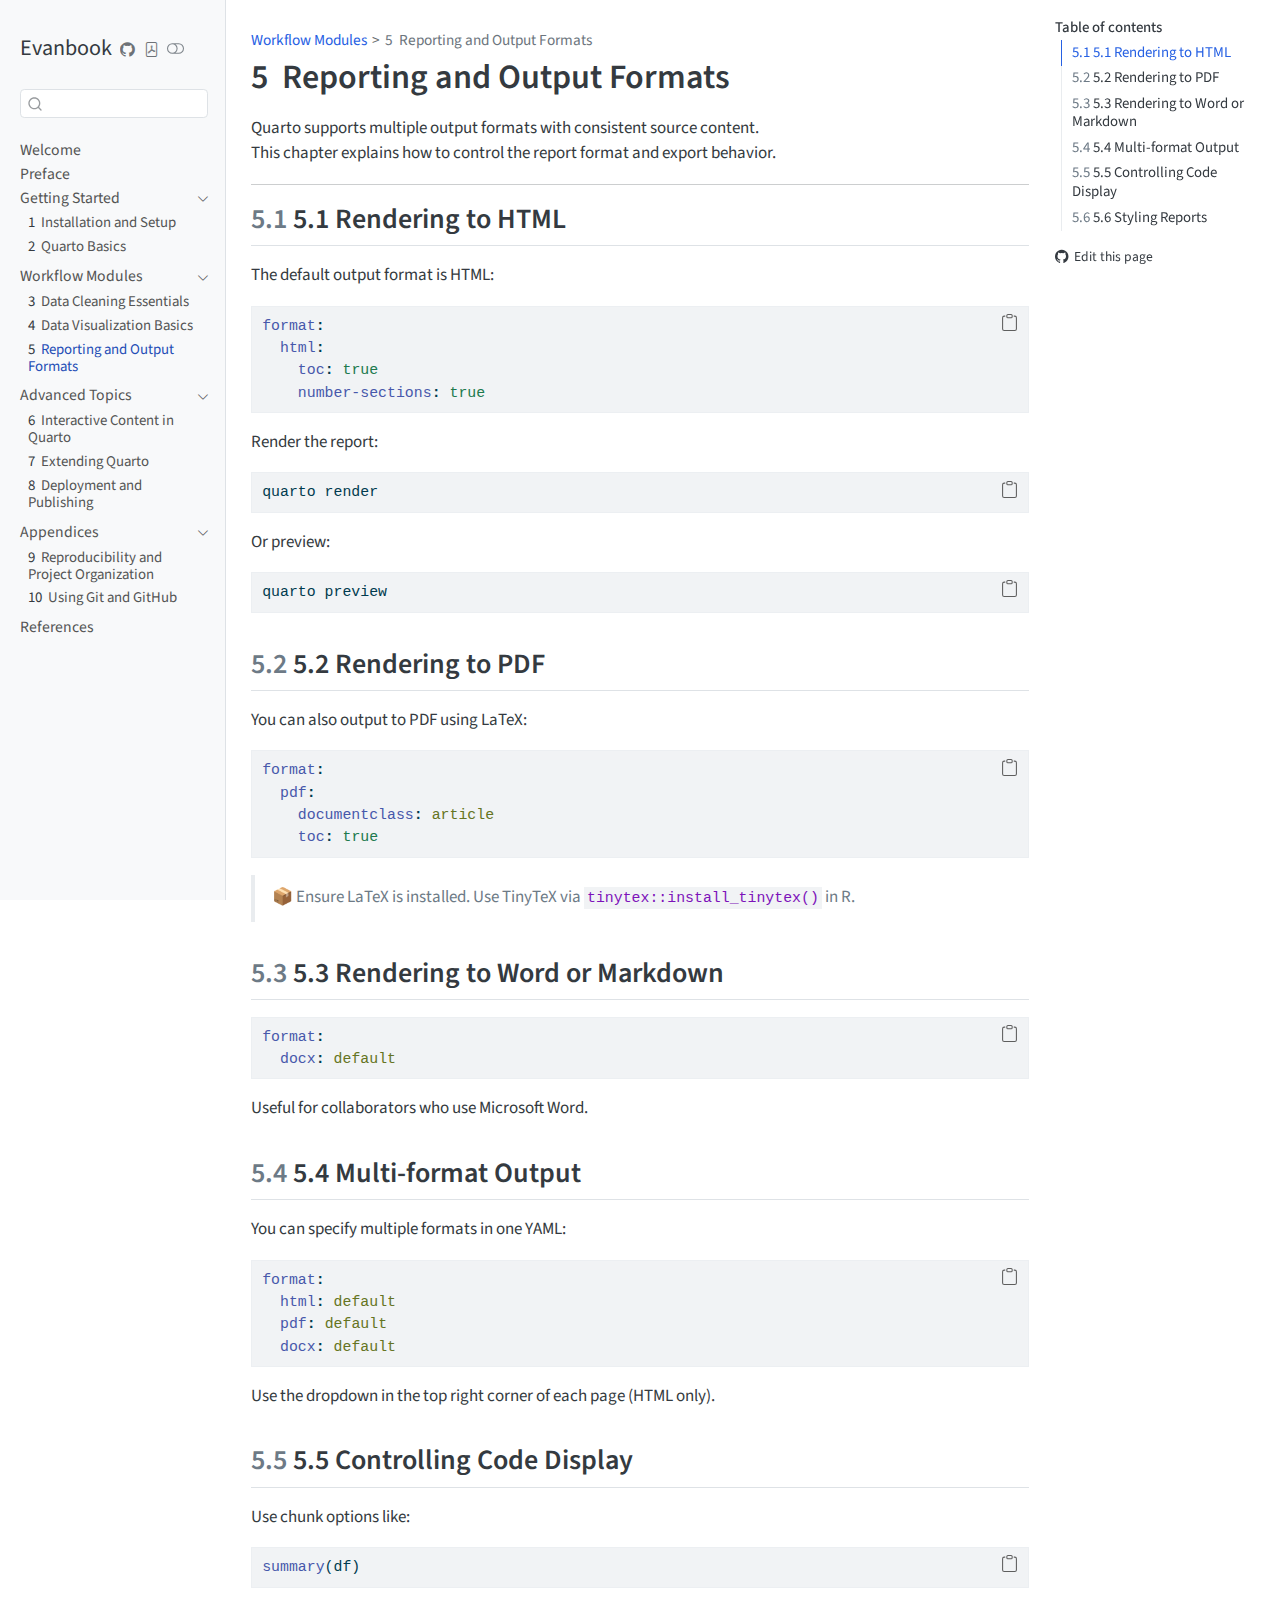
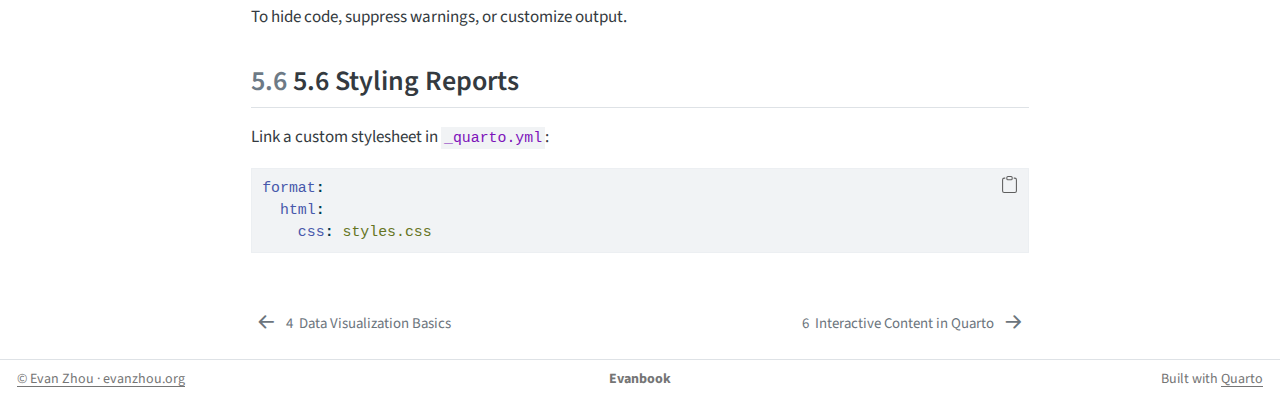
<file: 05_reporting.html>
<!DOCTYPE html>
<html xmlns="http://www.w3.org/1999/xhtml" lang="en" xml:lang="en"><head>

<meta charset="utf-8">
<meta name="generator" content="quarto-1.9.37">

<meta name="viewport" content="width=device-width, initial-scale=1.0, user-scalable=yes">


<title>5&nbsp; Reporting and Output Formats – Evanbook</title>
<style>
/* Default styles provided by pandoc.
** See https://pandoc.org/MANUAL.html#variables-for-html for config info.
*/
code{white-space: pre-wrap;}
span.smallcaps{font-variant: small-caps;}
div.columns{display: flex; gap: min(4vw, 1.5em);}
div.column{flex: auto; overflow-x: auto;}
div.hanging-indent{margin-left: 1.5em; text-indent: -1.5em;}
ul.task-list{list-style: none;}
ul.task-list li input[type="checkbox"] {
  width: 0.8em;
  margin: 0 0.8em 0.2em -1em; /* quarto-specific, see https://github.com/quarto-dev/quarto-cli/issues/4556 */ 
  vertical-align: middle;
}
/* CSS for syntax highlighting */
html { -webkit-text-size-adjust: 100%; }
pre > code.sourceCode { white-space: pre; position: relative; }
pre > code.sourceCode > span { display: inline-block; line-height: 1.25; }
pre > code.sourceCode > span:empty { height: 1.2em; }
.sourceCode { overflow: visible; }
code.sourceCode > span { color: inherit; text-decoration: inherit; }
div.sourceCode { margin: 1em 0; }
pre.sourceCode { margin: 0; }
@media screen {
div.sourceCode { overflow: auto; }
}
@media print {
pre > code.sourceCode { white-space: pre-wrap; }
pre > code.sourceCode > span { text-indent: -5em; padding-left: 5em; }
}
pre.numberSource code
  { counter-reset: source-line 0; }
pre.numberSource code > span
  { position: relative; left: -4em; counter-increment: source-line; }
pre.numberSource code > span > a:first-child::before
  { content: counter(source-line);
    position: relative; left: -1em; text-align: right; vertical-align: baseline;
    border: none; display: inline-block;
    -webkit-touch-callout: none; -webkit-user-select: none;
    -khtml-user-select: none; -moz-user-select: none;
    -ms-user-select: none; user-select: none;
    padding: 0 4px; width: 4em;
  }
pre.numberSource { margin-left: 3em;  padding-left: 4px; }
div.sourceCode
  {   }
@media screen {
pre > code.sourceCode > span > a:first-child::before { text-decoration: underline; }
}
</style>


<script src="site_libs/quarto-nav/quarto-nav.js"></script>
<script src="site_libs/quarto-nav/headroom.min.js"></script>
<script src="site_libs/clipboard/clipboard.min.js"></script>
<script src="site_libs/quarto-search/autocomplete.umd.js"></script>
<script src="site_libs/quarto-search/fuse.min.js"></script>
<script src="site_libs/quarto-search/quarto-search.js"></script>
<meta name="quarto:offset" content="./">
<link href="./06_interactivity.html" rel="next">
<link href="./04_visualization.html" rel="prev">
<script src="site_libs/quarto-html/quarto.js" type="module"></script>
<script src="site_libs/quarto-html/tabsets/tabsets.js" type="module"></script>
<script src="site_libs/quarto-html/popper.min.js"></script>
<script src="site_libs/quarto-html/tippy.umd.min.js"></script>
<script src="site_libs/quarto-html/anchor.min.js"></script>
<link href="site_libs/quarto-html/tippy.css" rel="stylesheet">
<link href="site_libs/quarto-html/quarto-syntax-highlighting-7f8f88aac4f3542376d5c11b86a4c14d.css" rel="stylesheet" class="quarto-color-scheme" id="quarto-text-highlighting-styles">
<link href="site_libs/quarto-html/quarto-syntax-highlighting-dark-d0ae9245876894da5ac7e18953ecc5cc.css" rel="stylesheet" class="quarto-color-scheme quarto-color-alternate" id="quarto-text-highlighting-styles">
<link href="site_libs/quarto-html/quarto-syntax-highlighting-7f8f88aac4f3542376d5c11b86a4c14d.css" rel="stylesheet" class="quarto-color-scheme-extra" id="quarto-text-highlighting-styles">
<script src="site_libs/bootstrap/bootstrap.min.js"></script>
<link href="site_libs/bootstrap/bootstrap-icons.css" rel="stylesheet">
<link href="site_libs/bootstrap/bootstrap-db941dfb525b62eaf54a010c0281fc62.min.css" rel="stylesheet" append-hash="true" class="quarto-color-scheme" id="quarto-bootstrap" data-mode="light">
<link href="site_libs/bootstrap/bootstrap-dark-f1f4cccce9ed77b7538b6e1c6718fb3d.min.css" rel="stylesheet" append-hash="true" class="quarto-color-scheme quarto-color-alternate" id="quarto-bootstrap" data-mode="light">
<link href="site_libs/bootstrap/bootstrap-db941dfb525b62eaf54a010c0281fc62.min.css" rel="stylesheet" append-hash="true" class="quarto-color-scheme-extra" id="quarto-bootstrap" data-mode="light">
<script id="quarto-search-options" type="application/json">{
  "location": "sidebar",
  "copy-button": false,
  "collapse-after": 3,
  "panel-placement": "start",
  "type": "textbox",
  "limit": 50,
  "keyboard-shortcut": [
    "f",
    "/",
    "s"
  ],
  "show-item-context": false,
  "language": {
    "search-no-results-text": "No results",
    "search-matching-documents-text": "matching documents",
    "search-copy-link-title": "Copy link to search",
    "search-hide-matches-text": "Hide additional matches",
    "search-more-match-text": "more match in this document",
    "search-more-matches-text": "more matches in this document",
    "search-clear-button-title": "Clear",
    "search-text-placeholder": "",
    "search-detached-cancel-button-title": "Cancel",
    "search-submit-button-title": "Submit",
    "search-label": "Search"
  }
}</script>


</head>

<body class="nav-sidebar docked quarto-light"><script id="quarto-html-before-body" type="application/javascript">
    const toggleBodyColorMode = (bsSheetEl) => {
      const mode = bsSheetEl.getAttribute("data-mode");
      const bodyEl = window.document.querySelector("body");
      if (mode === "dark") {
        bodyEl.classList.add("quarto-dark");
        bodyEl.classList.remove("quarto-light");
      } else {
        bodyEl.classList.add("quarto-light");
        bodyEl.classList.remove("quarto-dark");
      }
    }
    const toggleBodyColorPrimary = () => {
      const bsSheetEl = window.document.querySelector("link#quarto-bootstrap:not([rel=disabled-stylesheet])");
      if (bsSheetEl) {
        toggleBodyColorMode(bsSheetEl);
      }
    }
    const setColorSchemeToggle = (alternate) => {
      const toggles = window.document.querySelectorAll('.quarto-color-scheme-toggle');
      for (let i=0; i < toggles.length; i++) {
        const toggle = toggles[i];
        if (toggle) {
          if (alternate) {
            toggle.classList.add("alternate");
          } else {
            toggle.classList.remove("alternate");
          }
        }
      }
    };
    const toggleColorMode = (alternate) => {
      // Switch the stylesheets
      const primaryStylesheets = window.document.querySelectorAll('link.quarto-color-scheme:not(.quarto-color-alternate)');
      const alternateStylesheets = window.document.querySelectorAll('link.quarto-color-scheme.quarto-color-alternate');
      manageTransitions('#quarto-margin-sidebar .nav-link', false);
      if (alternate) {
        // note: dark is layered on light, we don't disable primary!
        enableStylesheet(alternateStylesheets);
        for (const sheetNode of alternateStylesheets) {
          if (sheetNode.id === "quarto-bootstrap") {
            toggleBodyColorMode(sheetNode);
          }
        }
      } else {
        disableStylesheet(alternateStylesheets);
        enableStylesheet(primaryStylesheets)
        toggleBodyColorPrimary();
      }
      manageTransitions('#quarto-margin-sidebar .nav-link', true);
      // Switch the toggles
      setColorSchemeToggle(alternate)
      // Hack to workaround the fact that safari doesn't
      // properly recolor the scrollbar when toggling (#1455)
      if (navigator.userAgent.indexOf('Safari') > 0 && navigator.userAgent.indexOf('Chrome') == -1) {
        manageTransitions("body", false);
        window.scrollTo(0, 1);
        setTimeout(() => {
          window.scrollTo(0, 0);
          manageTransitions("body", true);
        }, 40);
      }
    }
    const disableStylesheet = (stylesheets) => {
      for (let i=0; i < stylesheets.length; i++) {
        const stylesheet = stylesheets[i];
        stylesheet.rel = 'disabled-stylesheet';
      }
    }
    const enableStylesheet = (stylesheets) => {
      for (let i=0; i < stylesheets.length; i++) {
        const stylesheet = stylesheets[i];
        if(stylesheet.rel !== 'stylesheet') { // for Chrome, which will still FOUC without this check
          stylesheet.rel = 'stylesheet';
        }
      }
    }
    const manageTransitions = (selector, allowTransitions) => {
      const els = window.document.querySelectorAll(selector);
      for (let i=0; i < els.length; i++) {
        const el = els[i];
        if (allowTransitions) {
          el.classList.remove('notransition');
        } else {
          el.classList.add('notransition');
        }
      }
    }
    const isFileUrl = () => {
      return window.location.protocol === 'file:';
    }
    const hasAlternateSentinel = () => {
      let styleSentinel = getColorSchemeSentinel();
      if (styleSentinel !== null) {
        return styleSentinel === "alternate";
      } else {
        return false;
      }
    }
    const setStyleSentinel = (alternate) => {
      const value = alternate ? "alternate" : "default";
      if (!isFileUrl()) {
        window.localStorage.setItem("quarto-color-scheme", value);
      } else {
        localAlternateSentinel = value;
      }
    }
    const getColorSchemeSentinel = () => {
      if (!isFileUrl()) {
        const storageValue = window.localStorage.getItem("quarto-color-scheme");
        return storageValue != null ? storageValue : localAlternateSentinel;
      } else {
        return localAlternateSentinel;
      }
    }
    const toggleGiscusIfUsed = (isAlternate, darkModeDefault) => {
      const baseTheme = document.querySelector('#giscus-base-theme')?.value ?? 'light';
      const alternateTheme = document.querySelector('#giscus-alt-theme')?.value ?? 'dark';
      let newTheme = '';
      if(authorPrefersDark) {
        newTheme = isAlternate ? baseTheme : alternateTheme;
      } else {
        newTheme = isAlternate ? alternateTheme : baseTheme;
      }
      const changeGiscusTheme = () => {
        // From: https://github.com/giscus/giscus/issues/336
        const sendMessage = (message) => {
          const iframe = document.querySelector('iframe.giscus-frame');
          if (!iframe) return;
          iframe.contentWindow.postMessage({ giscus: message }, 'https://giscus.app');
        }
        sendMessage({
          setConfig: {
            theme: newTheme
          }
        });
      }
      const isGiscussLoaded = window.document.querySelector('iframe.giscus-frame') !== null;
      if (isGiscussLoaded) {
        changeGiscusTheme();
      }
    };
    const authorPrefersDark = false;
    const darkModeDefault = authorPrefersDark;
      document.querySelector('link#quarto-text-highlighting-styles.quarto-color-scheme-extra').rel = 'disabled-stylesheet';
      document.querySelector('link#quarto-bootstrap.quarto-color-scheme-extra').rel = 'disabled-stylesheet';
    let localAlternateSentinel = darkModeDefault ? 'alternate' : 'default';
    // Dark / light mode switch
    window.quartoToggleColorScheme = () => {
      // Read the current dark / light value
      let toAlternate = !hasAlternateSentinel();
      toggleColorMode(toAlternate);
      setStyleSentinel(toAlternate);
      toggleGiscusIfUsed(toAlternate, darkModeDefault);
      window.dispatchEvent(new Event('resize'));
    };
    // Switch to dark mode if need be
    if (hasAlternateSentinel()) {
      toggleColorMode(true);
    } else {
      toggleColorMode(false);
    }
  </script>

<div id="quarto-search-results"></div>
  <header id="quarto-header" class="headroom fixed-top">
  <nav class="quarto-secondary-nav">
    <div class="container-fluid d-flex">
      <button type="button" class="quarto-btn-toggle btn" data-bs-toggle="collapse" role="button" data-bs-target=".quarto-sidebar-collapse-item" aria-controls="quarto-sidebar" aria-expanded="false" aria-label="Toggle sidebar navigation" onclick="if (window.quartoToggleHeadroom) { window.quartoToggleHeadroom(); }">
        <i class="bi bi-layout-text-sidebar-reverse"></i>
      </button>
        <nav class="quarto-page-breadcrumbs" aria-label="breadcrumb"><ol class="breadcrumb"><li class="breadcrumb-item"><a href="./03_data-cleaning.html">Workflow Modules</a></li><li class="breadcrumb-item"><a href="./05_reporting.html"><span class="chapter-number">5</span>&nbsp; <span class="chapter-title">Reporting and Output Formats</span></a></li></ol></nav>
        <a class="flex-grow-1" role="navigation" data-bs-toggle="collapse" data-bs-target=".quarto-sidebar-collapse-item" aria-controls="quarto-sidebar" aria-expanded="false" aria-label="Toggle sidebar navigation" onclick="if (window.quartoToggleHeadroom) { window.quartoToggleHeadroom(); }">      
        </a>
      <button type="button" class="btn quarto-search-button" aria-label="Search" onclick="window.quartoOpenSearch();">
        <i class="bi bi-search"></i>
      </button>
    </div>
  </nav>
</header>
<!-- content -->
<div id="quarto-content" class="quarto-container page-columns page-rows-contents page-layout-article">
<!-- sidebar -->
  <nav id="quarto-sidebar" class="sidebar collapse collapse-horizontal quarto-sidebar-collapse-item sidebar-navigation docked overflow-auto">
    <div class="pt-lg-2 mt-2 text-left sidebar-header">
    <div class="sidebar-title mb-0 py-0">
      <a href="./">Evanbook</a> 
        <div class="sidebar-tools-main tools-wide">
    <a href="https://github.com/evanbio/evanbook" title="Source Code" class="quarto-navigation-tool px-1" aria-label="Source Code"><i class="bi bi-github"></i></a>
    <a href="./Evanbook.pdf" title="Download PDF" class="quarto-navigation-tool px-1" aria-label="Download PDF"><i class="bi bi-file-pdf"></i></a>
  <a href="" class="quarto-color-scheme-toggle quarto-navigation-tool  px-1" onclick="window.quartoToggleColorScheme(); return false;" title="Toggle dark mode"><i class="bi"></i></a>
</div>
    </div>
      </div>
        <div class="mt-2 flex-shrink-0 align-items-center">
        <div class="sidebar-search">
        <div id="quarto-search" class="" title="Search"></div>
        </div>
        </div>
    <div class="sidebar-menu-container"> 
    <ul class="list-unstyled mt-1">
        <li class="sidebar-item">
  <div class="sidebar-item-container"> 
  <a href="./index.html" class="sidebar-item-text sidebar-link">
 <span class="menu-text">Welcome</span></a>
  </div>
</li>
        <li class="sidebar-item">
  <div class="sidebar-item-container"> 
  <a href="./preface.html" class="sidebar-item-text sidebar-link">
 <span class="menu-text">Preface</span></a>
  </div>
</li>
        <li class="sidebar-item sidebar-item-section">
      <div class="sidebar-item-container"> 
            <a class="sidebar-item-text sidebar-link text-start" data-bs-toggle="collapse" data-bs-target="#quarto-sidebar-section-1" role="navigation" aria-expanded="true">
 <span class="menu-text">Getting Started</span></a>
          <a class="sidebar-item-toggle text-start" data-bs-toggle="collapse" data-bs-target="#quarto-sidebar-section-1" role="navigation" aria-expanded="true" aria-label="Toggle section">
            <i class="bi bi-chevron-right ms-2"></i>
          </a> 
      </div>
      <ul id="quarto-sidebar-section-1" class="collapse list-unstyled sidebar-section depth1 show">  
          <li class="sidebar-item">
  <div class="sidebar-item-container"> 
  <a href="./01_installation.html" class="sidebar-item-text sidebar-link">
 <span class="menu-text"><span class="chapter-number">1</span>&nbsp; <span class="chapter-title">Installation and Setup</span></span></a>
  </div>
</li>
          <li class="sidebar-item">
  <div class="sidebar-item-container"> 
  <a href="./02_quarto-basics.html" class="sidebar-item-text sidebar-link">
 <span class="menu-text"><span class="chapter-number">2</span>&nbsp; <span class="chapter-title">Quarto Basics</span></span></a>
  </div>
</li>
      </ul>
  </li>
        <li class="sidebar-item sidebar-item-section">
      <div class="sidebar-item-container"> 
            <a class="sidebar-item-text sidebar-link text-start" data-bs-toggle="collapse" data-bs-target="#quarto-sidebar-section-2" role="navigation" aria-expanded="true">
 <span class="menu-text">Workflow Modules</span></a>
          <a class="sidebar-item-toggle text-start" data-bs-toggle="collapse" data-bs-target="#quarto-sidebar-section-2" role="navigation" aria-expanded="true" aria-label="Toggle section">
            <i class="bi bi-chevron-right ms-2"></i>
          </a> 
      </div>
      <ul id="quarto-sidebar-section-2" class="collapse list-unstyled sidebar-section depth1 show">  
          <li class="sidebar-item">
  <div class="sidebar-item-container"> 
  <a href="./03_data-cleaning.html" class="sidebar-item-text sidebar-link">
 <span class="menu-text"><span class="chapter-number">3</span>&nbsp; <span class="chapter-title">Data Cleaning Essentials</span></span></a>
  </div>
</li>
          <li class="sidebar-item">
  <div class="sidebar-item-container"> 
  <a href="./04_visualization.html" class="sidebar-item-text sidebar-link">
 <span class="menu-text"><span class="chapter-number">4</span>&nbsp; <span class="chapter-title">Data Visualization Basics</span></span></a>
  </div>
</li>
          <li class="sidebar-item">
  <div class="sidebar-item-container"> 
  <a href="./05_reporting.html" class="sidebar-item-text sidebar-link active">
 <span class="menu-text"><span class="chapter-number">5</span>&nbsp; <span class="chapter-title">Reporting and Output Formats</span></span></a>
  </div>
</li>
      </ul>
  </li>
        <li class="sidebar-item sidebar-item-section">
      <div class="sidebar-item-container"> 
            <a class="sidebar-item-text sidebar-link text-start" data-bs-toggle="collapse" data-bs-target="#quarto-sidebar-section-3" role="navigation" aria-expanded="true">
 <span class="menu-text">Advanced Topics</span></a>
          <a class="sidebar-item-toggle text-start" data-bs-toggle="collapse" data-bs-target="#quarto-sidebar-section-3" role="navigation" aria-expanded="true" aria-label="Toggle section">
            <i class="bi bi-chevron-right ms-2"></i>
          </a> 
      </div>
      <ul id="quarto-sidebar-section-3" class="collapse list-unstyled sidebar-section depth1 show">  
          <li class="sidebar-item">
  <div class="sidebar-item-container"> 
  <a href="./06_interactivity.html" class="sidebar-item-text sidebar-link">
 <span class="menu-text"><span class="chapter-number">6</span>&nbsp; <span class="chapter-title">Interactive Content in Quarto</span></span></a>
  </div>
</li>
          <li class="sidebar-item">
  <div class="sidebar-item-container"> 
  <a href="./07_quarto-extensions.html" class="sidebar-item-text sidebar-link">
 <span class="menu-text"><span class="chapter-number">7</span>&nbsp; <span class="chapter-title">Extending Quarto</span></span></a>
  </div>
</li>
          <li class="sidebar-item">
  <div class="sidebar-item-container"> 
  <a href="./08_deployment.html" class="sidebar-item-text sidebar-link">
 <span class="menu-text"><span class="chapter-number">8</span>&nbsp; <span class="chapter-title">Deployment and Publishing</span></span></a>
  </div>
</li>
      </ul>
  </li>
        <li class="sidebar-item sidebar-item-section">
      <div class="sidebar-item-container"> 
            <a class="sidebar-item-text sidebar-link text-start" data-bs-toggle="collapse" data-bs-target="#quarto-sidebar-section-4" role="navigation" aria-expanded="true">
 <span class="menu-text">Appendices</span></a>
          <a class="sidebar-item-toggle text-start" data-bs-toggle="collapse" data-bs-target="#quarto-sidebar-section-4" role="navigation" aria-expanded="true" aria-label="Toggle section">
            <i class="bi bi-chevron-right ms-2"></i>
          </a> 
      </div>
      <ul id="quarto-sidebar-section-4" class="collapse list-unstyled sidebar-section depth1 show">  
          <li class="sidebar-item">
  <div class="sidebar-item-container"> 
  <a href="./A1_reproducibility.html" class="sidebar-item-text sidebar-link">
 <span class="menu-text"><span class="chapter-number">9</span>&nbsp; <span class="chapter-title">Reproducibility and Project Organization</span></span></a>
  </div>
</li>
          <li class="sidebar-item">
  <div class="sidebar-item-container"> 
  <a href="./A2_git.html" class="sidebar-item-text sidebar-link">
 <span class="menu-text"><span class="chapter-number">10</span>&nbsp; <span class="chapter-title">Using Git and GitHub</span></span></a>
  </div>
</li>
      </ul>
  </li>
        <li class="sidebar-item">
  <div class="sidebar-item-container"> 
  <a href="./references.html" class="sidebar-item-text sidebar-link">
 <span class="menu-text">References</span></a>
  </div>
</li>
    </ul>
    </div>
</nav>
<div id="quarto-sidebar-glass" class="quarto-sidebar-collapse-item" data-bs-toggle="collapse" data-bs-target=".quarto-sidebar-collapse-item"></div>
<!-- margin-sidebar -->
    <div id="quarto-margin-sidebar" class="sidebar margin-sidebar">
        <nav id="TOC" role="doc-toc" class="toc-active">
    <h2 id="toc-title">Table of contents</h2>
   
  <ul>
  <li><a href="#rendering-to-html" id="toc-rendering-to-html" class="nav-link active" data-scroll-target="#rendering-to-html"><span class="header-section-number">5.1</span> 5.1 Rendering to HTML</a></li>
  <li><a href="#rendering-to-pdf" id="toc-rendering-to-pdf" class="nav-link" data-scroll-target="#rendering-to-pdf"><span class="header-section-number">5.2</span> 5.2 Rendering to PDF</a></li>
  <li><a href="#rendering-to-word-or-markdown" id="toc-rendering-to-word-or-markdown" class="nav-link" data-scroll-target="#rendering-to-word-or-markdown"><span class="header-section-number">5.3</span> 5.3 Rendering to Word or Markdown</a></li>
  <li><a href="#multi-format-output" id="toc-multi-format-output" class="nav-link" data-scroll-target="#multi-format-output"><span class="header-section-number">5.4</span> 5.4 Multi-format Output</a></li>
  <li><a href="#controlling-code-display" id="toc-controlling-code-display" class="nav-link" data-scroll-target="#controlling-code-display"><span class="header-section-number">5.5</span> 5.5 Controlling Code Display</a></li>
  <li><a href="#styling-reports" id="toc-styling-reports" class="nav-link" data-scroll-target="#styling-reports"><span class="header-section-number">5.6</span> 5.6 Styling Reports</a></li>
  </ul>
<div class="toc-actions"><ul><li><a href="https://github.com/evanbio/evanbook/edit/main/05_reporting.qmd" class="toc-action"><i class="bi bi-github"></i>Edit this page</a></li></ul></div></nav>
    </div>
<!-- main -->
<main class="content" id="quarto-document-content">


<header id="title-block-header" class="quarto-title-block default"><nav class="quarto-page-breadcrumbs quarto-title-breadcrumbs d-none d-lg-block" aria-label="breadcrumb"><ol class="breadcrumb"><li class="breadcrumb-item"><a href="./03_data-cleaning.html">Workflow Modules</a></li><li class="breadcrumb-item"><a href="./05_reporting.html"><span class="chapter-number">5</span>&nbsp; <span class="chapter-title">Reporting and Output Formats</span></a></li></ol></nav>
<div class="quarto-title">
<h1 class="title"><span class="chapter-number">5</span>&nbsp; <span class="chapter-title">Reporting and Output Formats</span></h1>
</div>



<div class="quarto-title-meta">

    
  
    
  </div>
  


</header>


<p>Quarto supports multiple output formats with consistent source content.<br>
This chapter explains how to control the report format and export behavior.</p>
<hr>
<section id="rendering-to-html" class="level2" data-number="5.1">
<h2 data-number="5.1" class="anchored" data-anchor-id="rendering-to-html"><span class="header-section-number">5.1</span> 5.1 Rendering to HTML</h2>
<p>The default output format is HTML:</p>
<div class="code-copy-outer-scaffold"><div class="sourceCode" id="cb1"><pre class="sourceCode yaml code-with-copy"><code class="sourceCode yaml"><span id="cb1-1"><a href="#cb1-1" aria-hidden="true" tabindex="-1"></a><span class="fu">format</span><span class="kw">:</span></span>
<span id="cb1-2"><a href="#cb1-2" aria-hidden="true" tabindex="-1"></a><span class="at">  </span><span class="fu">html</span><span class="kw">:</span></span>
<span id="cb1-3"><a href="#cb1-3" aria-hidden="true" tabindex="-1"></a><span class="at">    </span><span class="fu">toc</span><span class="kw">:</span><span class="at"> </span><span class="ch">true</span></span>
<span id="cb1-4"><a href="#cb1-4" aria-hidden="true" tabindex="-1"></a><span class="at">    </span><span class="fu">number-sections</span><span class="kw">:</span><span class="at"> </span><span class="ch">true</span></span></code></pre></div><button title="Copy to Clipboard" class="code-copy-button"><i class="bi"></i></button></div>
<p>Render the report:</p>
<div class="code-copy-outer-scaffold"><div class="sourceCode" id="cb2"><pre class="sourceCode bash code-with-copy"><code class="sourceCode bash"><span id="cb2-1"><a href="#cb2-1" aria-hidden="true" tabindex="-1"></a><span class="ex">quarto</span> render</span></code></pre></div><button title="Copy to Clipboard" class="code-copy-button"><i class="bi"></i></button></div>
<p>Or preview:</p>
<div class="code-copy-outer-scaffold"><div class="sourceCode" id="cb3"><pre class="sourceCode bash code-with-copy"><code class="sourceCode bash"><span id="cb3-1"><a href="#cb3-1" aria-hidden="true" tabindex="-1"></a><span class="ex">quarto</span> preview</span></code></pre></div><button title="Copy to Clipboard" class="code-copy-button"><i class="bi"></i></button></div>
</section>
<section id="rendering-to-pdf" class="level2" data-number="5.2">
<h2 data-number="5.2" class="anchored" data-anchor-id="rendering-to-pdf"><span class="header-section-number">5.2</span> 5.2 Rendering to PDF</h2>
<p>You can also output to PDF using LaTeX:</p>
<div class="code-copy-outer-scaffold"><div class="sourceCode" id="cb4"><pre class="sourceCode yaml code-with-copy"><code class="sourceCode yaml"><span id="cb4-1"><a href="#cb4-1" aria-hidden="true" tabindex="-1"></a><span class="fu">format</span><span class="kw">:</span></span>
<span id="cb4-2"><a href="#cb4-2" aria-hidden="true" tabindex="-1"></a><span class="at">  </span><span class="fu">pdf</span><span class="kw">:</span></span>
<span id="cb4-3"><a href="#cb4-3" aria-hidden="true" tabindex="-1"></a><span class="at">    </span><span class="fu">documentclass</span><span class="kw">:</span><span class="at"> article</span></span>
<span id="cb4-4"><a href="#cb4-4" aria-hidden="true" tabindex="-1"></a><span class="at">    </span><span class="fu">toc</span><span class="kw">:</span><span class="at"> </span><span class="ch">true</span></span></code></pre></div><button title="Copy to Clipboard" class="code-copy-button"><i class="bi"></i></button></div>
<blockquote class="blockquote">
<p>📦 Ensure LaTeX is installed. Use TinyTeX via <code>tinytex::install_tinytex()</code> in R.</p>
</blockquote>
</section>
<section id="rendering-to-word-or-markdown" class="level2" data-number="5.3">
<h2 data-number="5.3" class="anchored" data-anchor-id="rendering-to-word-or-markdown"><span class="header-section-number">5.3</span> 5.3 Rendering to Word or Markdown</h2>
<div class="code-copy-outer-scaffold"><div class="sourceCode" id="cb5"><pre class="sourceCode yaml code-with-copy"><code class="sourceCode yaml"><span id="cb5-1"><a href="#cb5-1" aria-hidden="true" tabindex="-1"></a><span class="fu">format</span><span class="kw">:</span></span>
<span id="cb5-2"><a href="#cb5-2" aria-hidden="true" tabindex="-1"></a><span class="at">  </span><span class="fu">docx</span><span class="kw">:</span><span class="at"> default</span></span></code></pre></div><button title="Copy to Clipboard" class="code-copy-button"><i class="bi"></i></button></div>
<p>Useful for collaborators who use Microsoft Word.</p>
</section>
<section id="multi-format-output" class="level2" data-number="5.4">
<h2 data-number="5.4" class="anchored" data-anchor-id="multi-format-output"><span class="header-section-number">5.4</span> 5.4 Multi-format Output</h2>
<p>You can specify multiple formats in one YAML:</p>
<div class="code-copy-outer-scaffold"><div class="sourceCode" id="cb6"><pre class="sourceCode yaml code-with-copy"><code class="sourceCode yaml"><span id="cb6-1"><a href="#cb6-1" aria-hidden="true" tabindex="-1"></a><span class="fu">format</span><span class="kw">:</span></span>
<span id="cb6-2"><a href="#cb6-2" aria-hidden="true" tabindex="-1"></a><span class="at">  </span><span class="fu">html</span><span class="kw">:</span><span class="at"> default</span></span>
<span id="cb6-3"><a href="#cb6-3" aria-hidden="true" tabindex="-1"></a><span class="at">  </span><span class="fu">pdf</span><span class="kw">:</span><span class="at"> default</span></span>
<span id="cb6-4"><a href="#cb6-4" aria-hidden="true" tabindex="-1"></a><span class="at">  </span><span class="fu">docx</span><span class="kw">:</span><span class="at"> default</span></span></code></pre></div><button title="Copy to Clipboard" class="code-copy-button"><i class="bi"></i></button></div>
<p>Use the dropdown in the top right corner of each page (HTML only).</p>
</section>
<section id="controlling-code-display" class="level2" data-number="5.5">
<h2 data-number="5.5" class="anchored" data-anchor-id="controlling-code-display"><span class="header-section-number">5.5</span> 5.5 Controlling Code Display</h2>
<p>Use chunk options like:</p>
<div class="cell">
<div class="code-copy-outer-scaffold"><div class="sourceCode cell-code" id="cb7"><pre class="sourceCode r code-with-copy"><code class="sourceCode r"><span id="cb7-1"><a href="#cb7-1" aria-hidden="true" tabindex="-1"></a><span class="fu">summary</span>(df)</span></code></pre></div><button title="Copy to Clipboard" class="code-copy-button"><i class="bi"></i></button></div>
</div>
<p>To hide code, suppress warnings, or customize output.</p>
</section>
<section id="styling-reports" class="level2" data-number="5.6">
<h2 data-number="5.6" class="anchored" data-anchor-id="styling-reports"><span class="header-section-number">5.6</span> 5.6 Styling Reports</h2>
<p>Link a custom stylesheet in <code>_quarto.yml</code>:</p>
<div class="code-copy-outer-scaffold"><div class="sourceCode" id="cb8"><pre class="sourceCode yaml code-with-copy"><code class="sourceCode yaml"><span id="cb8-1"><a href="#cb8-1" aria-hidden="true" tabindex="-1"></a><span class="fu">format</span><span class="kw">:</span></span>
<span id="cb8-2"><a href="#cb8-2" aria-hidden="true" tabindex="-1"></a><span class="at">  </span><span class="fu">html</span><span class="kw">:</span></span>
<span id="cb8-3"><a href="#cb8-3" aria-hidden="true" tabindex="-1"></a><span class="at">    </span><span class="fu">css</span><span class="kw">:</span><span class="at"> styles.css</span></span></code></pre></div><button title="Copy to Clipboard" class="code-copy-button"><i class="bi"></i></button></div>


</section>

</main> <!-- /main -->
<script id="quarto-html-after-body" type="application/javascript">
  window.document.addEventListener("DOMContentLoaded", function (event) {
    // Ensure there is a toggle, if there isn't float one in the top right
    if (window.document.querySelector('.quarto-color-scheme-toggle') === null) {
      const a = window.document.createElement('a');
      a.classList.add('top-right');
      a.classList.add('quarto-color-scheme-toggle');
      a.href = "";
      a.onclick = function() { try { window.quartoToggleColorScheme(); } catch {} return false; };
      const i = window.document.createElement("i");
      i.classList.add('bi');
      a.appendChild(i);
      window.document.body.appendChild(a);
    }
    setColorSchemeToggle(hasAlternateSentinel())
    const icon = "";
    const anchorJS = new window.AnchorJS();
    anchorJS.options = {
      placement: 'right',
      icon: icon
    };
    anchorJS.add('.anchored');
    const isCodeAnnotation = (el) => {
      for (const clz of el.classList) {
        if (clz.startsWith('code-annotation-')) {                     
          return true;
        }
      }
      return false;
    }
    const onCopySuccess = function(e) {
      // button target
      const button = e.trigger;
      // don't keep focus
      button.blur();
      // flash "checked"
      button.classList.add('code-copy-button-checked');
      var currentTitle = button.getAttribute("title");
      button.setAttribute("title", "Copied!");
      let tooltip;
      if (window.bootstrap) {
        button.setAttribute("data-bs-toggle", "tooltip");
        button.setAttribute("data-bs-placement", "left");
        button.setAttribute("data-bs-title", "Copied!");
        tooltip = new bootstrap.Tooltip(button, 
          { trigger: "manual", 
            customClass: "code-copy-button-tooltip",
            offset: [0, -8]});
        tooltip.show();    
      }
      setTimeout(function() {
        if (tooltip) {
          tooltip.hide();
          button.removeAttribute("data-bs-title");
          button.removeAttribute("data-bs-toggle");
          button.removeAttribute("data-bs-placement");
        }
        button.setAttribute("title", currentTitle);
        button.classList.remove('code-copy-button-checked');
      }, 1000);
      // clear code selection
      e.clearSelection();
    }
    const getTextToCopy = function(trigger) {
      const outerScaffold = trigger.parentElement.cloneNode(true);
      const codeEl = outerScaffold.querySelector('code');
      for (const childEl of codeEl.children) {
        if (isCodeAnnotation(childEl)) {
          childEl.remove();
        }
      }
      return codeEl.innerText;
    }
    const clipboard = new window.ClipboardJS('.code-copy-button:not([data-in-quarto-modal])', {
      text: getTextToCopy
    });
    clipboard.on('success', onCopySuccess);
    if (window.document.getElementById('quarto-embedded-source-code-modal')) {
      const clipboardModal = new window.ClipboardJS('.code-copy-button[data-in-quarto-modal]', {
        text: getTextToCopy,
        container: window.document.getElementById('quarto-embedded-source-code-modal')
      });
      clipboardModal.on('success', onCopySuccess);
    }
      var localhostRegex = new RegExp(/^(?:http|https):\/\/localhost\:?[0-9]*\//);
      var mailtoRegex = new RegExp(/^mailto:/);
        var filterRegex = new RegExp("https:\/\/evanbio\.github\.io\/evanbook");
      var isInternal = (href) => {
          return filterRegex.test(href) || localhostRegex.test(href) || mailtoRegex.test(href);
      }
      // Inspect non-navigation links and adorn them if external
     var links = window.document.querySelectorAll('a[href]:not(.nav-link):not(.navbar-brand):not(.toc-action):not(.sidebar-link):not(.sidebar-item-toggle):not(.pagination-link):not(.no-external):not([aria-hidden]):not(.dropdown-item):not(.quarto-navigation-tool):not(.about-link)');
      for (var i=0; i<links.length; i++) {
        const link = links[i];
        if (!isInternal(link.href)) {
          // undo the damage that might have been done by quarto-nav.js in the case of
          // links that we want to consider external
          if (link.dataset.originalHref !== undefined) {
            link.href = link.dataset.originalHref;
          }
        }
      }
    function tippyHover(el, contentFn, onTriggerFn, onUntriggerFn) {
      const config = {
        allowHTML: true,
        maxWidth: 500,
        delay: 100,
        arrow: false,
        appendTo: function(el) {
            return el.parentElement;
        },
        interactive: true,
        interactiveBorder: 10,
        theme: 'quarto',
        placement: 'bottom-start',
      };
      if (contentFn) {
        config.content = contentFn;
      }
      if (onTriggerFn) {
        config.onTrigger = onTriggerFn;
      }
      if (onUntriggerFn) {
        config.onUntrigger = onUntriggerFn;
      }
      window.tippy(el, config); 
    }
    const noterefs = window.document.querySelectorAll('a[role="doc-noteref"]');
    for (var i=0; i<noterefs.length; i++) {
      const ref = noterefs[i];
      tippyHover(ref, function() {
        // use id or data attribute instead here
        let href = ref.getAttribute('data-footnote-href') || ref.getAttribute('href');
        try { href = new URL(href).hash; } catch {}
        const id = href.replace(/^#\/?/, "");
        const note = window.document.getElementById(id);
        if (note) {
          return note.innerHTML;
        } else {
          return "";
        }
      });
    }
    const xrefs = window.document.querySelectorAll('a.quarto-xref');
    const processXRef = (id, note) => {
      // Strip column container classes
      const stripColumnClz = (el) => {
        el.classList.remove("page-full", "page-columns");
        if (el.children) {
          for (const child of el.children) {
            stripColumnClz(child);
          }
        }
      }
      stripColumnClz(note)
      if (id === null || id.startsWith('sec-')) {
        // Special case sections, only their first couple elements
        const container = document.createElement("div");
        if (note.children && note.children.length > 2) {
          container.appendChild(note.children[0].cloneNode(true));
          for (let i = 1; i < note.children.length; i++) {
            const child = note.children[i];
            if (child.tagName === "P" && child.innerText === "") {
              continue;
            } else {
              container.appendChild(child.cloneNode(true));
              break;
            }
          }
          if (window.Quarto?.typesetMath) {
            window.Quarto.typesetMath(container);
          }
          return container.innerHTML
        } else {
          if (window.Quarto?.typesetMath) {
            window.Quarto.typesetMath(note);
          }
          return note.innerHTML;
        }
      } else {
        // Remove any anchor links if they are present
        const anchorLink = note.querySelector('a.anchorjs-link');
        if (anchorLink) {
          anchorLink.remove();
        }
        if (window.Quarto?.typesetMath) {
          window.Quarto.typesetMath(note);
        }
        if (note.classList.contains("callout")) {
          return note.outerHTML;
        } else {
          return note.innerHTML;
        }
      }
    }
    for (var i=0; i<xrefs.length; i++) {
      const xref = xrefs[i];
      tippyHover(xref, undefined, function(instance) {
        instance.disable();
        let url = xref.getAttribute('href');
        let hash = undefined; 
        if (url.startsWith('#')) {
          hash = url;
        } else {
          try { hash = new URL(url).hash; } catch {}
        }
        if (hash) {
          const id = hash.replace(/^#\/?/, "");
          const note = window.document.getElementById(id);
          if (note !== null) {
            try {
              const html = processXRef(id, note.cloneNode(true));
              instance.setContent(html);
            } finally {
              instance.enable();
              instance.show();
            }
          } else {
            // See if we can fetch this
            fetch(url.split('#')[0])
            .then(res => res.text())
            .then(html => {
              const parser = new DOMParser();
              const htmlDoc = parser.parseFromString(html, "text/html");
              const note = htmlDoc.getElementById(id);
              if (note !== null) {
                const html = processXRef(id, note);
                instance.setContent(html);
              } 
            }).finally(() => {
              instance.enable();
              instance.show();
            });
          }
        } else {
          // See if we can fetch a full url (with no hash to target)
          // This is a special case and we should probably do some content thinning / targeting
          fetch(url)
          .then(res => res.text())
          .then(html => {
            const parser = new DOMParser();
            const htmlDoc = parser.parseFromString(html, "text/html");
            const note = htmlDoc.querySelector('main.content');
            if (note !== null) {
              // This should only happen for chapter cross references
              // (since there is no id in the URL)
              // remove the first header
              if (note.children.length > 0 && note.children[0].tagName === "HEADER") {
                note.children[0].remove();
              }
              const html = processXRef(null, note);
              instance.setContent(html);
            } 
          }).finally(() => {
            instance.enable();
            instance.show();
          });
        }
      }, function(instance) {
      });
    }
        let selectedAnnoteEl;
        const selectorForAnnotation = ( cell, annotation) => {
          let cellAttr = 'data-code-cell="' + cell + '"';
          let lineAttr = 'data-code-annotation="' +  annotation + '"';
          const selector = 'span[' + cellAttr + '][' + lineAttr + ']';
          return selector;
        }
        const selectCodeLines = (annoteEl) => {
          const doc = window.document;
          const targetCell = annoteEl.getAttribute("data-target-cell");
          const targetAnnotation = annoteEl.getAttribute("data-target-annotation");
          const annoteSpan = window.document.querySelector(selectorForAnnotation(targetCell, targetAnnotation));
          const lines = annoteSpan.getAttribute("data-code-lines").split(",");
          const lineIds = lines.map((line) => {
            return targetCell + "-" + line;
          })
          let top = null;
          let height = null;
          let parent = null;
          if (lineIds.length > 0) {
              //compute the position of the single el (top and bottom and make a div)
              const el = window.document.getElementById(lineIds[0]);
              top = el.offsetTop;
              height = el.offsetHeight;
              parent = el.parentElement.parentElement;
            if (lineIds.length > 1) {
              const lastEl = window.document.getElementById(lineIds[lineIds.length - 1]);
              const bottom = lastEl.offsetTop + lastEl.offsetHeight;
              height = bottom - top;
            }
            if (top !== null && height !== null && parent !== null) {
              // cook up a div (if necessary) and position it 
              let div = window.document.getElementById("code-annotation-line-highlight");
              if (div === null) {
                div = window.document.createElement("div");
                div.setAttribute("id", "code-annotation-line-highlight");
                div.style.position = 'absolute';
                parent.appendChild(div);
              }
              div.style.top = top - 2 + "px";
              div.style.height = height + 4 + "px";
              div.style.left = 0;
              let gutterDiv = window.document.getElementById("code-annotation-line-highlight-gutter");
              if (gutterDiv === null) {
                gutterDiv = window.document.createElement("div");
                gutterDiv.setAttribute("id", "code-annotation-line-highlight-gutter");
                gutterDiv.style.position = 'absolute';
                const codeCell = window.document.getElementById(targetCell);
                const gutter = codeCell.querySelector('.code-annotation-gutter');
                gutter.appendChild(gutterDiv);
              }
              gutterDiv.style.top = top - 2 + "px";
              gutterDiv.style.height = height + 4 + "px";
            }
            selectedAnnoteEl = annoteEl;
          }
        };
        const unselectCodeLines = () => {
          const elementsIds = ["code-annotation-line-highlight", "code-annotation-line-highlight-gutter"];
          elementsIds.forEach((elId) => {
            const div = window.document.getElementById(elId);
            if (div) {
              div.remove();
            }
          });
          selectedAnnoteEl = undefined;
        };
          // Handle positioning of the toggle
      window.addEventListener(
        "resize",
        throttle(() => {
          elRect = undefined;
          if (selectedAnnoteEl) {
            selectCodeLines(selectedAnnoteEl);
          }
        }, 10)
      );
      function throttle(fn, ms) {
      let throttle = false;
      let timer;
        return (...args) => {
          if(!throttle) { // first call gets through
              fn.apply(this, args);
              throttle = true;
          } else { // all the others get throttled
              if(timer) clearTimeout(timer); // cancel #2
              timer = setTimeout(() => {
                fn.apply(this, args);
                timer = throttle = false;
              }, ms);
          }
        };
      }
        // Attach click handler to the DT
        const annoteDls = window.document.querySelectorAll('dt[data-target-cell]');
        for (const annoteDlNode of annoteDls) {
          annoteDlNode.addEventListener('click', (event) => {
            const clickedEl = event.target;
            if (clickedEl !== selectedAnnoteEl) {
              unselectCodeLines();
              const activeEl = window.document.querySelector('dt[data-target-cell].code-annotation-active');
              if (activeEl) {
                activeEl.classList.remove('code-annotation-active');
              }
              selectCodeLines(clickedEl);
              clickedEl.classList.add('code-annotation-active');
            } else {
              // Unselect the line
              unselectCodeLines();
              clickedEl.classList.remove('code-annotation-active');
            }
          });
        }
    const findCites = (el) => {
      const parentEl = el.parentElement;
      if (parentEl) {
        const cites = parentEl.dataset.cites;
        if (cites) {
          return {
            el,
            cites: cites.split(' ')
          };
        } else {
          return findCites(el.parentElement)
        }
      } else {
        return undefined;
      }
    };
    var bibliorefs = window.document.querySelectorAll('a[role="doc-biblioref"]');
    for (var i=0; i<bibliorefs.length; i++) {
      const ref = bibliorefs[i];
      const citeInfo = findCites(ref);
      if (citeInfo) {
        tippyHover(citeInfo.el, function() {
          var popup = window.document.createElement('div');
          citeInfo.cites.forEach(function(cite) {
            var citeDiv = window.document.createElement('div');
            citeDiv.classList.add('hanging-indent');
            citeDiv.classList.add('csl-entry');
            var biblioDiv = window.document.getElementById('ref-' + cite);
            if (biblioDiv) {
              citeDiv.innerHTML = biblioDiv.innerHTML;
            }
            popup.appendChild(citeDiv);
          });
          return popup.innerHTML;
        });
      }
    }
  });
  </script>
<nav class="page-navigation">
  <div class="nav-page nav-page-previous">
      <a href="./04_visualization.html" class="pagination-link" aria-label="Data Visualization Basics">
        <i class="bi bi-arrow-left-short"></i> <span class="nav-page-text"><span class="chapter-number">4</span>&nbsp; <span class="chapter-title">Data Visualization Basics</span></span>
      </a>          
  </div>
  <div class="nav-page nav-page-next">
      <a href="./06_interactivity.html" class="pagination-link" aria-label="Interactive Content in Quarto">
        <span class="nav-page-text"><span class="chapter-number">6</span>&nbsp; <span class="chapter-title">Interactive Content in Quarto</span></span> <i class="bi bi-arrow-right-short"></i>
      </a>
  </div>
</nav>
</div> <!-- /content -->
<footer class="footer">
  <div class="nav-footer">
    <div class="nav-footer-left">
<p><a href="https://evanzhou.org">© Evan Zhou · evanzhou.org</a></p>
</div>   
    <div class="nav-footer-center">
<p><strong>Evanbook</strong></p>
<div class="toc-actions d-sm-block d-md-none"><ul><li><a href="https://github.com/evanbio/evanbook/edit/main/05_reporting.qmd" class="toc-action"><i class="bi bi-github"></i>Edit this page</a></li></ul></div></div>
    <div class="nav-footer-right">
<p>Built with <a href="https://quarto.org/">Quarto</a></p>
</div>
  </div>
</footer>




</body></html>
</file>
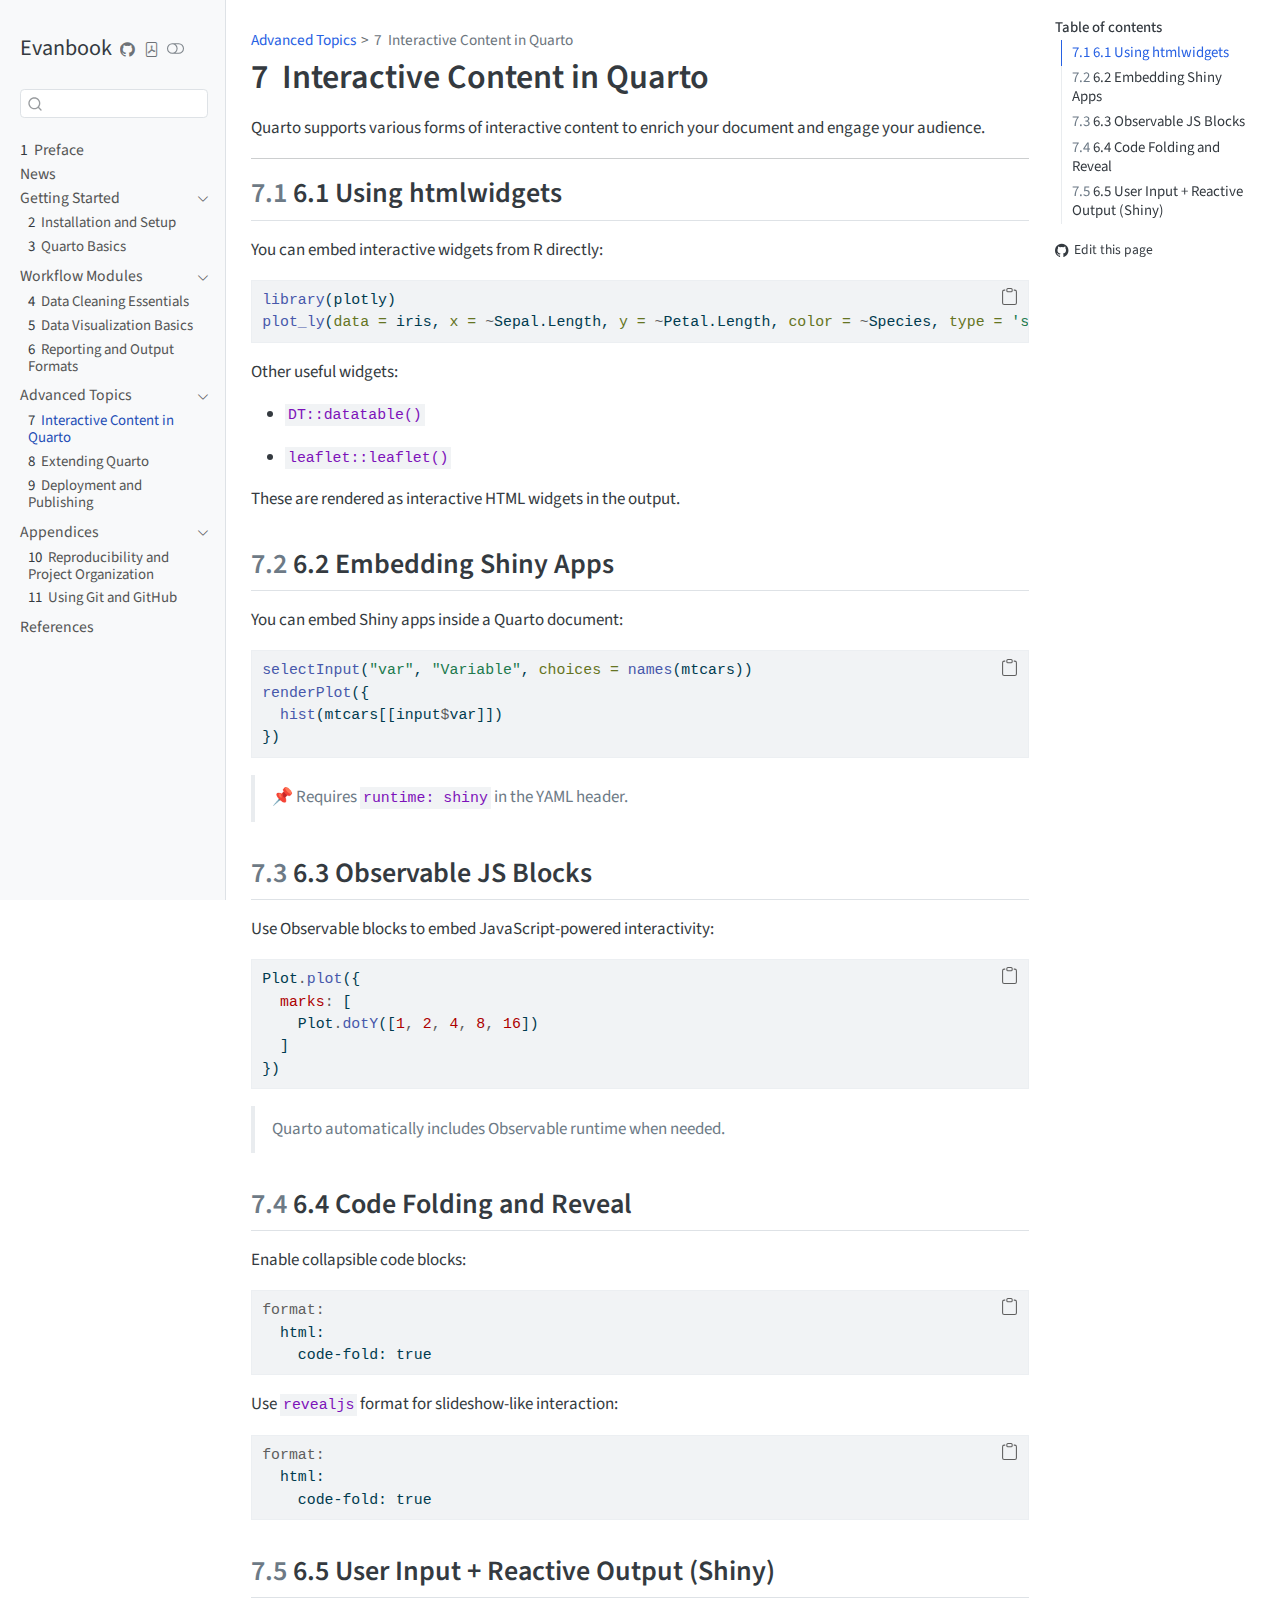
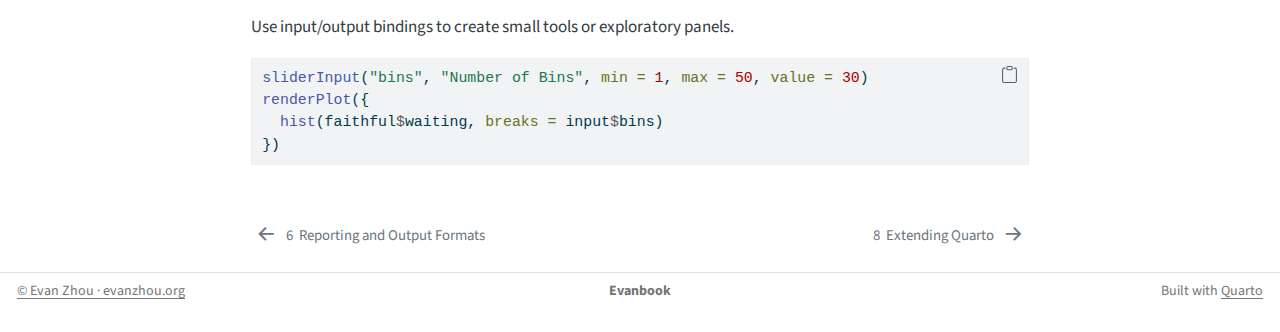
<file: 06_interactivity.html>
<!DOCTYPE html>
<html xmlns="http://www.w3.org/1999/xhtml" lang="en" xml:lang="en"><head>

<meta charset="utf-8">
<meta name="generator" content="quarto-1.9.37">

<meta name="viewport" content="width=device-width, initial-scale=1.0, user-scalable=yes">


<title>7&nbsp; Interactive Content in Quarto – Evanbook</title>
<style>
/* Default styles provided by pandoc.
** See https://pandoc.org/MANUAL.html#variables-for-html for config info.
*/
code{white-space: pre-wrap;}
span.smallcaps{font-variant: small-caps;}
div.columns{display: flex; gap: min(4vw, 1.5em);}
div.column{flex: auto; overflow-x: auto;}
div.hanging-indent{margin-left: 1.5em; text-indent: -1.5em;}
ul.task-list{list-style: none;}
ul.task-list li input[type="checkbox"] {
  width: 0.8em;
  margin: 0 0.8em 0.2em -1em; /* quarto-specific, see https://github.com/quarto-dev/quarto-cli/issues/4556 */ 
  vertical-align: middle;
}
/* CSS for syntax highlighting */
html { -webkit-text-size-adjust: 100%; }
pre > code.sourceCode { white-space: pre; position: relative; }
pre > code.sourceCode > span { display: inline-block; line-height: 1.25; }
pre > code.sourceCode > span:empty { height: 1.2em; }
.sourceCode { overflow: visible; }
code.sourceCode > span { color: inherit; text-decoration: inherit; }
div.sourceCode { margin: 1em 0; }
pre.sourceCode { margin: 0; }
@media screen {
div.sourceCode { overflow: auto; }
}
@media print {
pre > code.sourceCode { white-space: pre-wrap; }
pre > code.sourceCode > span { text-indent: -5em; padding-left: 5em; }
}
pre.numberSource code
  { counter-reset: source-line 0; }
pre.numberSource code > span
  { position: relative; left: -4em; counter-increment: source-line; }
pre.numberSource code > span > a:first-child::before
  { content: counter(source-line);
    position: relative; left: -1em; text-align: right; vertical-align: baseline;
    border: none; display: inline-block;
    -webkit-touch-callout: none; -webkit-user-select: none;
    -khtml-user-select: none; -moz-user-select: none;
    -ms-user-select: none; user-select: none;
    padding: 0 4px; width: 4em;
  }
pre.numberSource { margin-left: 3em;  padding-left: 4px; }
div.sourceCode
  {   }
@media screen {
pre > code.sourceCode > span > a:first-child::before { text-decoration: underline; }
}
</style>


<script src="site_libs/quarto-nav/quarto-nav.js"></script>
<script src="site_libs/quarto-nav/headroom.min.js"></script>
<script src="site_libs/clipboard/clipboard.min.js"></script>
<script src="site_libs/quarto-search/autocomplete.umd.js"></script>
<script src="site_libs/quarto-search/fuse.min.js"></script>
<script src="site_libs/quarto-search/quarto-search.js"></script>
<meta name="quarto:offset" content="./">
<link href="./07_quarto-extensions.html" rel="next">
<link href="./05_reporting.html" rel="prev">
<script src="site_libs/quarto-html/quarto.js" type="module"></script>
<script src="site_libs/quarto-html/tabsets/tabsets.js" type="module"></script>
<script src="site_libs/quarto-html/popper.min.js"></script>
<script src="site_libs/quarto-html/tippy.umd.min.js"></script>
<script src="site_libs/quarto-html/anchor.min.js"></script>
<link href="site_libs/quarto-html/tippy.css" rel="stylesheet">
<link href="site_libs/quarto-html/quarto-syntax-highlighting-7f8f88aac4f3542376d5c11b86a4c14d.css" rel="stylesheet" class="quarto-color-scheme" id="quarto-text-highlighting-styles">
<link href="site_libs/quarto-html/quarto-syntax-highlighting-dark-d0ae9245876894da5ac7e18953ecc5cc.css" rel="stylesheet" class="quarto-color-scheme quarto-color-alternate" id="quarto-text-highlighting-styles">
<link href="site_libs/quarto-html/quarto-syntax-highlighting-7f8f88aac4f3542376d5c11b86a4c14d.css" rel="stylesheet" class="quarto-color-scheme-extra" id="quarto-text-highlighting-styles">
<script src="site_libs/bootstrap/bootstrap.min.js"></script>
<link href="site_libs/bootstrap/bootstrap-icons.css" rel="stylesheet">
<link href="site_libs/bootstrap/bootstrap-db941dfb525b62eaf54a010c0281fc62.min.css" rel="stylesheet" append-hash="true" class="quarto-color-scheme" id="quarto-bootstrap" data-mode="light">
<link href="site_libs/bootstrap/bootstrap-dark-f1f4cccce9ed77b7538b6e1c6718fb3d.min.css" rel="stylesheet" append-hash="true" class="quarto-color-scheme quarto-color-alternate" id="quarto-bootstrap" data-mode="light">
<link href="site_libs/bootstrap/bootstrap-db941dfb525b62eaf54a010c0281fc62.min.css" rel="stylesheet" append-hash="true" class="quarto-color-scheme-extra" id="quarto-bootstrap" data-mode="light">
<script id="quarto-search-options" type="application/json">{
  "location": "sidebar",
  "copy-button": false,
  "collapse-after": 3,
  "panel-placement": "start",
  "type": "textbox",
  "limit": 50,
  "keyboard-shortcut": [
    "f",
    "/",
    "s"
  ],
  "show-item-context": false,
  "language": {
    "search-no-results-text": "No results",
    "search-matching-documents-text": "matching documents",
    "search-copy-link-title": "Copy link to search",
    "search-hide-matches-text": "Hide additional matches",
    "search-more-match-text": "more match in this document",
    "search-more-matches-text": "more matches in this document",
    "search-clear-button-title": "Clear",
    "search-text-placeholder": "",
    "search-detached-cancel-button-title": "Cancel",
    "search-submit-button-title": "Submit",
    "search-label": "Search"
  }
}</script>
<script type="module" src="site_libs/quarto-ojs/quarto-ojs-runtime.js"></script>
<link href="site_libs/quarto-ojs/quarto-ojs.css" rel="stylesheet">


<link rel="stylesheet" href="assets/styles.css">
</head>

<body class="nav-sidebar docked quarto-light"><script id="quarto-html-before-body" type="application/javascript">
    const toggleBodyColorMode = (bsSheetEl) => {
      const mode = bsSheetEl.getAttribute("data-mode");
      const bodyEl = window.document.querySelector("body");
      if (mode === "dark") {
        bodyEl.classList.add("quarto-dark");
        bodyEl.classList.remove("quarto-light");
      } else {
        bodyEl.classList.add("quarto-light");
        bodyEl.classList.remove("quarto-dark");
      }
    }
    const toggleBodyColorPrimary = () => {
      const bsSheetEl = window.document.querySelector("link#quarto-bootstrap:not([rel=disabled-stylesheet])");
      if (bsSheetEl) {
        toggleBodyColorMode(bsSheetEl);
      }
    }
    const setColorSchemeToggle = (alternate) => {
      const toggles = window.document.querySelectorAll('.quarto-color-scheme-toggle');
      for (let i=0; i < toggles.length; i++) {
        const toggle = toggles[i];
        if (toggle) {
          if (alternate) {
            toggle.classList.add("alternate");
          } else {
            toggle.classList.remove("alternate");
          }
        }
      }
    };
    const toggleColorMode = (alternate) => {
      // Switch the stylesheets
      const primaryStylesheets = window.document.querySelectorAll('link.quarto-color-scheme:not(.quarto-color-alternate)');
      const alternateStylesheets = window.document.querySelectorAll('link.quarto-color-scheme.quarto-color-alternate');
      manageTransitions('#quarto-margin-sidebar .nav-link', false);
      if (alternate) {
        // note: dark is layered on light, we don't disable primary!
        enableStylesheet(alternateStylesheets);
        for (const sheetNode of alternateStylesheets) {
          if (sheetNode.id === "quarto-bootstrap") {
            toggleBodyColorMode(sheetNode);
          }
        }
      } else {
        disableStylesheet(alternateStylesheets);
        enableStylesheet(primaryStylesheets)
        toggleBodyColorPrimary();
      }
      manageTransitions('#quarto-margin-sidebar .nav-link', true);
      // Switch the toggles
      setColorSchemeToggle(alternate)
      // Hack to workaround the fact that safari doesn't
      // properly recolor the scrollbar when toggling (#1455)
      if (navigator.userAgent.indexOf('Safari') > 0 && navigator.userAgent.indexOf('Chrome') == -1) {
        manageTransitions("body", false);
        window.scrollTo(0, 1);
        setTimeout(() => {
          window.scrollTo(0, 0);
          manageTransitions("body", true);
        }, 40);
      }
    }
    const disableStylesheet = (stylesheets) => {
      for (let i=0; i < stylesheets.length; i++) {
        const stylesheet = stylesheets[i];
        stylesheet.rel = 'disabled-stylesheet';
      }
    }
    const enableStylesheet = (stylesheets) => {
      for (let i=0; i < stylesheets.length; i++) {
        const stylesheet = stylesheets[i];
        if(stylesheet.rel !== 'stylesheet') { // for Chrome, which will still FOUC without this check
          stylesheet.rel = 'stylesheet';
        }
      }
    }
    const manageTransitions = (selector, allowTransitions) => {
      const els = window.document.querySelectorAll(selector);
      for (let i=0; i < els.length; i++) {
        const el = els[i];
        if (allowTransitions) {
          el.classList.remove('notransition');
        } else {
          el.classList.add('notransition');
        }
      }
    }
    const isFileUrl = () => {
      return window.location.protocol === 'file:';
    }
    const hasAlternateSentinel = () => {
      let styleSentinel = getColorSchemeSentinel();
      if (styleSentinel !== null) {
        return styleSentinel === "alternate";
      } else {
        return false;
      }
    }
    const setStyleSentinel = (alternate) => {
      const value = alternate ? "alternate" : "default";
      if (!isFileUrl()) {
        window.localStorage.setItem("quarto-color-scheme", value);
      } else {
        localAlternateSentinel = value;
      }
    }
    const getColorSchemeSentinel = () => {
      if (!isFileUrl()) {
        const storageValue = window.localStorage.getItem("quarto-color-scheme");
        return storageValue != null ? storageValue : localAlternateSentinel;
      } else {
        return localAlternateSentinel;
      }
    }
    const toggleGiscusIfUsed = (isAlternate, darkModeDefault) => {
      const baseTheme = document.querySelector('#giscus-base-theme')?.value ?? 'light';
      const alternateTheme = document.querySelector('#giscus-alt-theme')?.value ?? 'dark';
      let newTheme = '';
      if(authorPrefersDark) {
        newTheme = isAlternate ? baseTheme : alternateTheme;
      } else {
        newTheme = isAlternate ? alternateTheme : baseTheme;
      }
      const changeGiscusTheme = () => {
        // From: https://github.com/giscus/giscus/issues/336
        const sendMessage = (message) => {
          const iframe = document.querySelector('iframe.giscus-frame');
          if (!iframe) return;
          iframe.contentWindow.postMessage({ giscus: message }, 'https://giscus.app');
        }
        sendMessage({
          setConfig: {
            theme: newTheme
          }
        });
      }
      const isGiscussLoaded = window.document.querySelector('iframe.giscus-frame') !== null;
      if (isGiscussLoaded) {
        changeGiscusTheme();
      }
    };
    const authorPrefersDark = false;
    const darkModeDefault = authorPrefersDark;
      document.querySelector('link#quarto-text-highlighting-styles.quarto-color-scheme-extra').rel = 'disabled-stylesheet';
      document.querySelector('link#quarto-bootstrap.quarto-color-scheme-extra').rel = 'disabled-stylesheet';
    let localAlternateSentinel = darkModeDefault ? 'alternate' : 'default';
    // Dark / light mode switch
    window.quartoToggleColorScheme = () => {
      // Read the current dark / light value
      let toAlternate = !hasAlternateSentinel();
      toggleColorMode(toAlternate);
      setStyleSentinel(toAlternate);
      toggleGiscusIfUsed(toAlternate, darkModeDefault);
      window.dispatchEvent(new Event('resize'));
    };
    // Switch to dark mode if need be
    if (hasAlternateSentinel()) {
      toggleColorMode(true);
    } else {
      toggleColorMode(false);
    }
  </script>

<div id="quarto-search-results"></div>
  <header id="quarto-header" class="headroom fixed-top">
  <nav class="quarto-secondary-nav">
    <div class="container-fluid d-flex">
      <button type="button" class="quarto-btn-toggle btn" data-bs-toggle="collapse" role="button" data-bs-target=".quarto-sidebar-collapse-item" aria-controls="quarto-sidebar" aria-expanded="false" aria-label="Toggle sidebar navigation" onclick="if (window.quartoToggleHeadroom) { window.quartoToggleHeadroom(); }">
        <i class="bi bi-layout-text-sidebar-reverse"></i>
      </button>
        <nav class="quarto-page-breadcrumbs" aria-label="breadcrumb"><ol class="breadcrumb"><li class="breadcrumb-item"><a href="./06_interactivity.html">Advanced Topics</a></li><li class="breadcrumb-item"><a href="./06_interactivity.html"><span class="chapter-number">7</span>&nbsp; <span class="chapter-title">Interactive Content in Quarto</span></a></li></ol></nav>
        <a class="flex-grow-1" role="navigation" data-bs-toggle="collapse" data-bs-target=".quarto-sidebar-collapse-item" aria-controls="quarto-sidebar" aria-expanded="false" aria-label="Toggle sidebar navigation" onclick="if (window.quartoToggleHeadroom) { window.quartoToggleHeadroom(); }">      
        </a>
      <button type="button" class="btn quarto-search-button" aria-label="Search" onclick="window.quartoOpenSearch();">
        <i class="bi bi-search"></i>
      </button>
    </div>
  </nav>
</header>
<!-- content -->
<div id="quarto-content" class="quarto-container page-columns page-rows-contents page-layout-article">
<!-- sidebar -->
  <nav id="quarto-sidebar" class="sidebar collapse collapse-horizontal quarto-sidebar-collapse-item sidebar-navigation docked overflow-auto">
    <div class="pt-lg-2 mt-2 text-left sidebar-header">
    <div class="sidebar-title mb-0 py-0">
      <a href="./">Evanbook</a> 
        <div class="sidebar-tools-main tools-wide">
    <a href="https://github.com/evanbio/evanbook" title="Source Code" class="quarto-navigation-tool px-1" aria-label="Source Code"><i class="bi bi-github"></i></a>
    <a href="./Evanbook.pdf" title="Download PDF" class="quarto-navigation-tool px-1" aria-label="Download PDF"><i class="bi bi-file-pdf"></i></a>
  <a href="" class="quarto-color-scheme-toggle quarto-navigation-tool  px-1" onclick="window.quartoToggleColorScheme(); return false;" title="Toggle dark mode"><i class="bi"></i></a>
</div>
    </div>
      </div>
        <div class="mt-2 flex-shrink-0 align-items-center">
        <div class="sidebar-search">
        <div id="quarto-search" class="" title="Search"></div>
        </div>
        </div>
    <div class="sidebar-menu-container"> 
    <ul class="list-unstyled mt-1">
        <li class="sidebar-item">
  <div class="sidebar-item-container"> 
  <a href="./index.html" class="sidebar-item-text sidebar-link">
 <span class="menu-text"><span class="chapter-number">1</span>&nbsp; <span class="chapter-title">Preface</span></span></a>
  </div>
</li>
        <li class="sidebar-item">
  <div class="sidebar-item-container"> 
  <a href="./news.html" class="sidebar-item-text sidebar-link">
 <span class="menu-text">News</span></a>
  </div>
</li>
        <li class="sidebar-item sidebar-item-section">
      <div class="sidebar-item-container"> 
            <a class="sidebar-item-text sidebar-link text-start" data-bs-toggle="collapse" data-bs-target="#quarto-sidebar-section-1" role="navigation" aria-expanded="true">
 <span class="menu-text">Getting Started</span></a>
          <a class="sidebar-item-toggle text-start" data-bs-toggle="collapse" data-bs-target="#quarto-sidebar-section-1" role="navigation" aria-expanded="true" aria-label="Toggle section">
            <i class="bi bi-chevron-right ms-2"></i>
          </a> 
      </div>
      <ul id="quarto-sidebar-section-1" class="collapse list-unstyled sidebar-section depth1 show">  
          <li class="sidebar-item">
  <div class="sidebar-item-container"> 
  <a href="./01_installation.html" class="sidebar-item-text sidebar-link">
 <span class="menu-text"><span class="chapter-number">2</span>&nbsp; <span class="chapter-title">Installation and Setup</span></span></a>
  </div>
</li>
          <li class="sidebar-item">
  <div class="sidebar-item-container"> 
  <a href="./02_quarto-basics.html" class="sidebar-item-text sidebar-link">
 <span class="menu-text"><span class="chapter-number">3</span>&nbsp; <span class="chapter-title">Quarto Basics</span></span></a>
  </div>
</li>
      </ul>
  </li>
        <li class="sidebar-item sidebar-item-section">
      <div class="sidebar-item-container"> 
            <a class="sidebar-item-text sidebar-link text-start" data-bs-toggle="collapse" data-bs-target="#quarto-sidebar-section-2" role="navigation" aria-expanded="true">
 <span class="menu-text">Workflow Modules</span></a>
          <a class="sidebar-item-toggle text-start" data-bs-toggle="collapse" data-bs-target="#quarto-sidebar-section-2" role="navigation" aria-expanded="true" aria-label="Toggle section">
            <i class="bi bi-chevron-right ms-2"></i>
          </a> 
      </div>
      <ul id="quarto-sidebar-section-2" class="collapse list-unstyled sidebar-section depth1 show">  
          <li class="sidebar-item">
  <div class="sidebar-item-container"> 
  <a href="./03_data-cleaning.html" class="sidebar-item-text sidebar-link">
 <span class="menu-text"><span class="chapter-number">4</span>&nbsp; <span class="chapter-title">Data Cleaning Essentials</span></span></a>
  </div>
</li>
          <li class="sidebar-item">
  <div class="sidebar-item-container"> 
  <a href="./04_visualization.html" class="sidebar-item-text sidebar-link">
 <span class="menu-text"><span class="chapter-number">5</span>&nbsp; <span class="chapter-title">Data Visualization Basics</span></span></a>
  </div>
</li>
          <li class="sidebar-item">
  <div class="sidebar-item-container"> 
  <a href="./05_reporting.html" class="sidebar-item-text sidebar-link">
 <span class="menu-text"><span class="chapter-number">6</span>&nbsp; <span class="chapter-title">Reporting and Output Formats</span></span></a>
  </div>
</li>
      </ul>
  </li>
        <li class="sidebar-item sidebar-item-section">
      <div class="sidebar-item-container"> 
            <a class="sidebar-item-text sidebar-link text-start" data-bs-toggle="collapse" data-bs-target="#quarto-sidebar-section-3" role="navigation" aria-expanded="true">
 <span class="menu-text">Advanced Topics</span></a>
          <a class="sidebar-item-toggle text-start" data-bs-toggle="collapse" data-bs-target="#quarto-sidebar-section-3" role="navigation" aria-expanded="true" aria-label="Toggle section">
            <i class="bi bi-chevron-right ms-2"></i>
          </a> 
      </div>
      <ul id="quarto-sidebar-section-3" class="collapse list-unstyled sidebar-section depth1 show">  
          <li class="sidebar-item">
  <div class="sidebar-item-container"> 
  <a href="./06_interactivity.html" class="sidebar-item-text sidebar-link active">
 <span class="menu-text"><span class="chapter-number">7</span>&nbsp; <span class="chapter-title">Interactive Content in Quarto</span></span></a>
  </div>
</li>
          <li class="sidebar-item">
  <div class="sidebar-item-container"> 
  <a href="./07_quarto-extensions.html" class="sidebar-item-text sidebar-link">
 <span class="menu-text"><span class="chapter-number">8</span>&nbsp; <span class="chapter-title">Extending Quarto</span></span></a>
  </div>
</li>
          <li class="sidebar-item">
  <div class="sidebar-item-container"> 
  <a href="./08_deployment.html" class="sidebar-item-text sidebar-link">
 <span class="menu-text"><span class="chapter-number">9</span>&nbsp; <span class="chapter-title">Deployment and Publishing</span></span></a>
  </div>
</li>
      </ul>
  </li>
        <li class="sidebar-item sidebar-item-section">
      <div class="sidebar-item-container"> 
            <a class="sidebar-item-text sidebar-link text-start" data-bs-toggle="collapse" data-bs-target="#quarto-sidebar-section-4" role="navigation" aria-expanded="true">
 <span class="menu-text">Appendices</span></a>
          <a class="sidebar-item-toggle text-start" data-bs-toggle="collapse" data-bs-target="#quarto-sidebar-section-4" role="navigation" aria-expanded="true" aria-label="Toggle section">
            <i class="bi bi-chevron-right ms-2"></i>
          </a> 
      </div>
      <ul id="quarto-sidebar-section-4" class="collapse list-unstyled sidebar-section depth1 show">  
          <li class="sidebar-item">
  <div class="sidebar-item-container"> 
  <a href="./A1_reproducibility.html" class="sidebar-item-text sidebar-link">
 <span class="menu-text"><span class="chapter-number">10</span>&nbsp; <span class="chapter-title">Reproducibility and Project Organization</span></span></a>
  </div>
</li>
          <li class="sidebar-item">
  <div class="sidebar-item-container"> 
  <a href="./A2_git.html" class="sidebar-item-text sidebar-link">
 <span class="menu-text"><span class="chapter-number">11</span>&nbsp; <span class="chapter-title">Using Git and GitHub</span></span></a>
  </div>
</li>
      </ul>
  </li>
        <li class="sidebar-item">
  <div class="sidebar-item-container"> 
  <a href="./references.html" class="sidebar-item-text sidebar-link">
 <span class="menu-text">References</span></a>
  </div>
</li>
    </ul>
    </div>
</nav>
<div id="quarto-sidebar-glass" class="quarto-sidebar-collapse-item" data-bs-toggle="collapse" data-bs-target=".quarto-sidebar-collapse-item"></div>
<!-- margin-sidebar -->
    <div id="quarto-margin-sidebar" class="sidebar margin-sidebar">
        <nav id="TOC" role="doc-toc" class="toc-active">
    <h2 id="toc-title">Table of contents</h2>
   
  <ul>
  <li><a href="#using-htmlwidgets" id="toc-using-htmlwidgets" class="nav-link active" data-scroll-target="#using-htmlwidgets"><span class="header-section-number">7.1</span> 6.1 Using htmlwidgets</a></li>
  <li><a href="#embedding-shiny-apps" id="toc-embedding-shiny-apps" class="nav-link" data-scroll-target="#embedding-shiny-apps"><span class="header-section-number">7.2</span> 6.2 Embedding Shiny Apps</a></li>
  <li><a href="#observable-js-blocks" id="toc-observable-js-blocks" class="nav-link" data-scroll-target="#observable-js-blocks"><span class="header-section-number">7.3</span> 6.3 Observable JS Blocks</a></li>
  <li><a href="#code-folding-and-reveal" id="toc-code-folding-and-reveal" class="nav-link" data-scroll-target="#code-folding-and-reveal"><span class="header-section-number">7.4</span> 6.4 Code Folding and Reveal</a></li>
  <li><a href="#user-input-reactive-output-shiny" id="toc-user-input-reactive-output-shiny" class="nav-link" data-scroll-target="#user-input-reactive-output-shiny"><span class="header-section-number">7.5</span> 6.5 User Input + Reactive Output (Shiny)</a></li>
  </ul>
<div class="toc-actions"><ul><li><a href="https://github.com/evanbio/evanbook/edit/main/06_interactivity.qmd" class="toc-action"><i class="bi bi-github"></i>Edit this page</a></li></ul></div></nav>
    </div>
<!-- main -->
<main class="content" id="quarto-document-content">


<header id="title-block-header" class="quarto-title-block default"><nav class="quarto-page-breadcrumbs quarto-title-breadcrumbs d-none d-lg-block" aria-label="breadcrumb"><ol class="breadcrumb"><li class="breadcrumb-item"><a href="./06_interactivity.html">Advanced Topics</a></li><li class="breadcrumb-item"><a href="./06_interactivity.html"><span class="chapter-number">7</span>&nbsp; <span class="chapter-title">Interactive Content in Quarto</span></a></li></ol></nav>
<div class="quarto-title">
<h1 class="title"><span class="chapter-number">7</span>&nbsp; <span class="chapter-title">Interactive Content in Quarto</span></h1>
</div>



<div class="quarto-title-meta">

    
  
    
  </div>
  


</header>


<p>Quarto supports various forms of interactive content to enrich your document and engage your audience.</p>
<hr>
<section id="using-htmlwidgets" class="level2" data-number="7.1">
<h2 data-number="7.1" class="anchored" data-anchor-id="using-htmlwidgets"><span class="header-section-number">7.1</span> 6.1 Using htmlwidgets</h2>
<p>You can embed interactive widgets from R directly:</p>
<div class="cell">
<div class="code-copy-outer-scaffold"><div class="sourceCode cell-code" id="cb1"><pre class="sourceCode r code-with-copy"><code class="sourceCode r"><span id="cb1-1"><a href="#cb1-1" aria-hidden="true" tabindex="-1"></a><span class="fu">library</span>(plotly)</span>
<span id="cb1-2"><a href="#cb1-2" aria-hidden="true" tabindex="-1"></a><span class="fu">plot_ly</span>(<span class="at">data =</span> iris, <span class="at">x =</span> <span class="sc">~</span>Sepal.Length, <span class="at">y =</span> <span class="sc">~</span>Petal.Length, <span class="at">color =</span> <span class="sc">~</span>Species, <span class="at">type =</span> <span class="st">'scatter'</span>, <span class="at">mode =</span> <span class="st">'markers'</span>)</span></code></pre></div><button title="Copy to Clipboard" class="code-copy-button"><i class="bi"></i></button></div>
</div>
<p>Other useful widgets:</p>
<ul>
<li><p><code>DT::datatable()</code></p></li>
<li><p><code>leaflet::leaflet()</code></p></li>
</ul>
<p>These are rendered as interactive HTML widgets in the output.</p>
</section>
<section id="embedding-shiny-apps" class="level2" data-number="7.2">
<h2 data-number="7.2" class="anchored" data-anchor-id="embedding-shiny-apps"><span class="header-section-number">7.2</span> 6.2 Embedding Shiny Apps</h2>
<p>You can embed Shiny apps inside a Quarto document:</p>
<div class="cell" data-context="shiny">
<div class="code-copy-outer-scaffold"><div class="sourceCode cell-code" id="cb2"><pre class="sourceCode r code-with-copy"><code class="sourceCode r"><span id="cb2-1"><a href="#cb2-1" aria-hidden="true" tabindex="-1"></a><span class="fu">selectInput</span>(<span class="st">"var"</span>, <span class="st">"Variable"</span>, <span class="at">choices =</span> <span class="fu">names</span>(mtcars))</span>
<span id="cb2-2"><a href="#cb2-2" aria-hidden="true" tabindex="-1"></a><span class="fu">renderPlot</span>({</span>
<span id="cb2-3"><a href="#cb2-3" aria-hidden="true" tabindex="-1"></a>  <span class="fu">hist</span>(mtcars[[input<span class="sc">$</span>var]])</span>
<span id="cb2-4"><a href="#cb2-4" aria-hidden="true" tabindex="-1"></a>})</span></code></pre></div><button title="Copy to Clipboard" class="code-copy-button"><i class="bi"></i></button></div>
</div>
<blockquote class="blockquote">
<p>📌 Requires <code>runtime: shiny</code> in the YAML header.</p>
</blockquote>
</section>
<section id="observable-js-blocks" class="level2" data-number="7.3">
<h2 data-number="7.3" class="anchored" data-anchor-id="observable-js-blocks"><span class="header-section-number">7.3</span> 6.3 Observable JS Blocks</h2>
<p>Use Observable blocks to embed JavaScript-powered interactivity:</p>
<div class="cell">
<div class="code-copy-outer-scaffold"><div class="sourceCode cell-code" id="cb3" data-startfrom="44" data-source-offset="0"><pre class="sourceCode js code-with-copy"><code class="sourceCode javascript" style="counter-reset: source-line 43;"><span id="cb3-44"><a href="#cb3-44" aria-hidden="true" tabindex="-1"></a>Plot<span class="op">.</span><span class="fu">plot</span>({</span>
<span id="cb3-45"><a href="#cb3-45" aria-hidden="true" tabindex="-1"></a>  <span class="dt">marks</span><span class="op">:</span> [</span>
<span id="cb3-46"><a href="#cb3-46" aria-hidden="true" tabindex="-1"></a>    Plot<span class="op">.</span><span class="fu">dotY</span>([<span class="dv">1</span><span class="op">,</span> <span class="dv">2</span><span class="op">,</span> <span class="dv">4</span><span class="op">,</span> <span class="dv">8</span><span class="op">,</span> <span class="dv">16</span>])</span>
<span id="cb3-47"><a href="#cb3-47" aria-hidden="true" tabindex="-1"></a>  ]</span>
<span id="cb3-48"><a href="#cb3-48" aria-hidden="true" tabindex="-1"></a>})</span></code></pre></div><button title="Copy to Clipboard" class="code-copy-button"><i class="bi"></i></button></div>
<div class="cell-output cell-output-display">
<div id="ojs-cell-1" data-nodetype="expression">

</div>
</div>
</div>
<blockquote class="blockquote">
<p>Quarto automatically includes Observable runtime when needed.</p>
</blockquote>
</section>
<section id="code-folding-and-reveal" class="level2" data-number="7.4">
<h2 data-number="7.4" class="anchored" data-anchor-id="code-folding-and-reveal"><span class="header-section-number">7.4</span> 6.4 Code Folding and Reveal</h2>
<p>Enable collapsible code blocks:</p>
<div class="code-copy-outer-scaffold"><div class="sourceCode" id="cb4"><pre class="sourceCode markdown code-with-copy"><code class="sourceCode markdown"><span id="cb4-1"><a href="#cb4-1" aria-hidden="true" tabindex="-1"></a><span class="an">format:</span></span>
<span id="cb4-2"><a href="#cb4-2" aria-hidden="true" tabindex="-1"></a>  html:</span>
<span id="cb4-3"><a href="#cb4-3" aria-hidden="true" tabindex="-1"></a>    code-fold: true</span></code></pre></div><button title="Copy to Clipboard" class="code-copy-button"><i class="bi"></i></button></div>
<p>Use <code>revealjs</code> format for slideshow-like interaction:</p>
<div class="code-copy-outer-scaffold"><div class="sourceCode" id="cb5"><pre class="sourceCode markdown code-with-copy"><code class="sourceCode markdown"><span id="cb5-1"><a href="#cb5-1" aria-hidden="true" tabindex="-1"></a><span class="an">format:</span></span>
<span id="cb5-2"><a href="#cb5-2" aria-hidden="true" tabindex="-1"></a>  html:</span>
<span id="cb5-3"><a href="#cb5-3" aria-hidden="true" tabindex="-1"></a>    code-fold: true</span></code></pre></div><button title="Copy to Clipboard" class="code-copy-button"><i class="bi"></i></button></div>
</section>
<section id="user-input-reactive-output-shiny" class="level2" data-number="7.5">
<h2 data-number="7.5" class="anchored" data-anchor-id="user-input-reactive-output-shiny"><span class="header-section-number">7.5</span> 6.5 User Input + Reactive Output (Shiny)</h2>
<p>Use input/output bindings to create small tools or exploratory panels.</p>
<div class="cell" data-context="shiny">
<div class="code-copy-outer-scaffold"><div class="sourceCode cell-code" id="cb6"><pre class="sourceCode r code-with-copy"><code class="sourceCode r"><span id="cb6-1"><a href="#cb6-1" aria-hidden="true" tabindex="-1"></a><span class="fu">sliderInput</span>(<span class="st">"bins"</span>, <span class="st">"Number of Bins"</span>, <span class="at">min =</span> <span class="dv">1</span>, <span class="at">max =</span> <span class="dv">50</span>, <span class="at">value =</span> <span class="dv">30</span>)</span>
<span id="cb6-2"><a href="#cb6-2" aria-hidden="true" tabindex="-1"></a><span class="fu">renderPlot</span>({</span>
<span id="cb6-3"><a href="#cb6-3" aria-hidden="true" tabindex="-1"></a>  <span class="fu">hist</span>(faithful<span class="sc">$</span>waiting, <span class="at">breaks =</span> input<span class="sc">$</span>bins)</span>
<span id="cb6-4"><a href="#cb6-4" aria-hidden="true" tabindex="-1"></a>})</span></code></pre></div><button title="Copy to Clipboard" class="code-copy-button"><i class="bi"></i></button></div>
</div>


</section>

</main> <!-- /main -->
<script type="ojs-module-contents">
eyJjb250ZW50cyI6W119
</script>
<script type="module">
if (window.location.protocol === "file:") { alert("The OJS runtime does not work with file:// URLs. Please use a web server to view this document."); }
window._ojs.paths.runtimeToDoc = "../..";
window._ojs.paths.runtimeToRoot = "../..";
window._ojs.paths.docToRoot = "";
window._ojs.selfContained = false;
window._ojs.runtime.interpretFromScriptTags();
</script>
<script id="quarto-html-after-body" type="application/javascript">
  window.document.addEventListener("DOMContentLoaded", function (event) {
    // Ensure there is a toggle, if there isn't float one in the top right
    if (window.document.querySelector('.quarto-color-scheme-toggle') === null) {
      const a = window.document.createElement('a');
      a.classList.add('top-right');
      a.classList.add('quarto-color-scheme-toggle');
      a.href = "";
      a.onclick = function() { try { window.quartoToggleColorScheme(); } catch {} return false; };
      const i = window.document.createElement("i");
      i.classList.add('bi');
      a.appendChild(i);
      window.document.body.appendChild(a);
    }
    setColorSchemeToggle(hasAlternateSentinel())
    const icon = "";
    const anchorJS = new window.AnchorJS();
    anchorJS.options = {
      placement: 'right',
      icon: icon
    };
    anchorJS.add('.anchored');
    const isCodeAnnotation = (el) => {
      for (const clz of el.classList) {
        if (clz.startsWith('code-annotation-')) {                     
          return true;
        }
      }
      return false;
    }
    const onCopySuccess = function(e) {
      // button target
      const button = e.trigger;
      // don't keep focus
      button.blur();
      // flash "checked"
      button.classList.add('code-copy-button-checked');
      var currentTitle = button.getAttribute("title");
      button.setAttribute("title", "Copied!");
      let tooltip;
      if (window.bootstrap) {
        button.setAttribute("data-bs-toggle", "tooltip");
        button.setAttribute("data-bs-placement", "left");
        button.setAttribute("data-bs-title", "Copied!");
        tooltip = new bootstrap.Tooltip(button, 
          { trigger: "manual", 
            customClass: "code-copy-button-tooltip",
            offset: [0, -8]});
        tooltip.show();    
      }
      setTimeout(function() {
        if (tooltip) {
          tooltip.hide();
          button.removeAttribute("data-bs-title");
          button.removeAttribute("data-bs-toggle");
          button.removeAttribute("data-bs-placement");
        }
        button.setAttribute("title", currentTitle);
        button.classList.remove('code-copy-button-checked');
      }, 1000);
      // clear code selection
      e.clearSelection();
    }
    const getTextToCopy = function(trigger) {
      const outerScaffold = trigger.parentElement.cloneNode(true);
      const codeEl = outerScaffold.querySelector('code');
      for (const childEl of codeEl.children) {
        if (isCodeAnnotation(childEl)) {
          childEl.remove();
        }
      }
      return codeEl.innerText;
    }
    const clipboard = new window.ClipboardJS('.code-copy-button:not([data-in-quarto-modal])', {
      text: getTextToCopy
    });
    clipboard.on('success', onCopySuccess);
    if (window.document.getElementById('quarto-embedded-source-code-modal')) {
      const clipboardModal = new window.ClipboardJS('.code-copy-button[data-in-quarto-modal]', {
        text: getTextToCopy,
        container: window.document.getElementById('quarto-embedded-source-code-modal')
      });
      clipboardModal.on('success', onCopySuccess);
    }
      var localhostRegex = new RegExp(/^(?:http|https):\/\/localhost\:?[0-9]*\//);
      var mailtoRegex = new RegExp(/^mailto:/);
        var filterRegex = new RegExp("https:\/\/evanbio\.github\.io\/evanbook");
      var isInternal = (href) => {
          return filterRegex.test(href) || localhostRegex.test(href) || mailtoRegex.test(href);
      }
      // Inspect non-navigation links and adorn them if external
     var links = window.document.querySelectorAll('a[href]:not(.nav-link):not(.navbar-brand):not(.toc-action):not(.sidebar-link):not(.sidebar-item-toggle):not(.pagination-link):not(.no-external):not([aria-hidden]):not(.dropdown-item):not(.quarto-navigation-tool):not(.about-link)');
      for (var i=0; i<links.length; i++) {
        const link = links[i];
        if (!isInternal(link.href)) {
          // undo the damage that might have been done by quarto-nav.js in the case of
          // links that we want to consider external
          if (link.dataset.originalHref !== undefined) {
            link.href = link.dataset.originalHref;
          }
        }
      }
    function tippyHover(el, contentFn, onTriggerFn, onUntriggerFn) {
      const config = {
        allowHTML: true,
        maxWidth: 500,
        delay: 100,
        arrow: false,
        appendTo: function(el) {
            return el.parentElement;
        },
        interactive: true,
        interactiveBorder: 10,
        theme: 'quarto',
        placement: 'bottom-start',
      };
      if (contentFn) {
        config.content = contentFn;
      }
      if (onTriggerFn) {
        config.onTrigger = onTriggerFn;
      }
      if (onUntriggerFn) {
        config.onUntrigger = onUntriggerFn;
      }
      window.tippy(el, config); 
    }
    const noterefs = window.document.querySelectorAll('a[role="doc-noteref"]');
    for (var i=0; i<noterefs.length; i++) {
      const ref = noterefs[i];
      tippyHover(ref, function() {
        // use id or data attribute instead here
        let href = ref.getAttribute('data-footnote-href') || ref.getAttribute('href');
        try { href = new URL(href).hash; } catch {}
        const id = href.replace(/^#\/?/, "");
        const note = window.document.getElementById(id);
        if (note) {
          return note.innerHTML;
        } else {
          return "";
        }
      });
    }
    const xrefs = window.document.querySelectorAll('a.quarto-xref');
    const processXRef = (id, note) => {
      // Strip column container classes
      const stripColumnClz = (el) => {
        el.classList.remove("page-full", "page-columns");
        if (el.children) {
          for (const child of el.children) {
            stripColumnClz(child);
          }
        }
      }
      stripColumnClz(note)
      if (id === null || id.startsWith('sec-')) {
        // Special case sections, only their first couple elements
        const container = document.createElement("div");
        if (note.children && note.children.length > 2) {
          container.appendChild(note.children[0].cloneNode(true));
          for (let i = 1; i < note.children.length; i++) {
            const child = note.children[i];
            if (child.tagName === "P" && child.innerText === "") {
              continue;
            } else {
              container.appendChild(child.cloneNode(true));
              break;
            }
          }
          if (window.Quarto?.typesetMath) {
            window.Quarto.typesetMath(container);
          }
          return container.innerHTML
        } else {
          if (window.Quarto?.typesetMath) {
            window.Quarto.typesetMath(note);
          }
          return note.innerHTML;
        }
      } else {
        // Remove any anchor links if they are present
        const anchorLink = note.querySelector('a.anchorjs-link');
        if (anchorLink) {
          anchorLink.remove();
        }
        if (window.Quarto?.typesetMath) {
          window.Quarto.typesetMath(note);
        }
        if (note.classList.contains("callout")) {
          return note.outerHTML;
        } else {
          return note.innerHTML;
        }
      }
    }
    for (var i=0; i<xrefs.length; i++) {
      const xref = xrefs[i];
      tippyHover(xref, undefined, function(instance) {
        instance.disable();
        let url = xref.getAttribute('href');
        let hash = undefined; 
        if (url.startsWith('#')) {
          hash = url;
        } else {
          try { hash = new URL(url).hash; } catch {}
        }
        if (hash) {
          const id = hash.replace(/^#\/?/, "");
          const note = window.document.getElementById(id);
          if (note !== null) {
            try {
              const html = processXRef(id, note.cloneNode(true));
              instance.setContent(html);
            } finally {
              instance.enable();
              instance.show();
            }
          } else {
            // See if we can fetch this
            fetch(url.split('#')[0])
            .then(res => res.text())
            .then(html => {
              const parser = new DOMParser();
              const htmlDoc = parser.parseFromString(html, "text/html");
              const note = htmlDoc.getElementById(id);
              if (note !== null) {
                const html = processXRef(id, note);
                instance.setContent(html);
              } 
            }).finally(() => {
              instance.enable();
              instance.show();
            });
          }
        } else {
          // See if we can fetch a full url (with no hash to target)
          // This is a special case and we should probably do some content thinning / targeting
          fetch(url)
          .then(res => res.text())
          .then(html => {
            const parser = new DOMParser();
            const htmlDoc = parser.parseFromString(html, "text/html");
            const note = htmlDoc.querySelector('main.content');
            if (note !== null) {
              // This should only happen for chapter cross references
              // (since there is no id in the URL)
              // remove the first header
              if (note.children.length > 0 && note.children[0].tagName === "HEADER") {
                note.children[0].remove();
              }
              const html = processXRef(null, note);
              instance.setContent(html);
            } 
          }).finally(() => {
            instance.enable();
            instance.show();
          });
        }
      }, function(instance) {
      });
    }
        let selectedAnnoteEl;
        const selectorForAnnotation = ( cell, annotation) => {
          let cellAttr = 'data-code-cell="' + cell + '"';
          let lineAttr = 'data-code-annotation="' +  annotation + '"';
          const selector = 'span[' + cellAttr + '][' + lineAttr + ']';
          return selector;
        }
        const selectCodeLines = (annoteEl) => {
          const doc = window.document;
          const targetCell = annoteEl.getAttribute("data-target-cell");
          const targetAnnotation = annoteEl.getAttribute("data-target-annotation");
          const annoteSpan = window.document.querySelector(selectorForAnnotation(targetCell, targetAnnotation));
          const lines = annoteSpan.getAttribute("data-code-lines").split(",");
          const lineIds = lines.map((line) => {
            return targetCell + "-" + line;
          })
          let top = null;
          let height = null;
          let parent = null;
          if (lineIds.length > 0) {
              //compute the position of the single el (top and bottom and make a div)
              const el = window.document.getElementById(lineIds[0]);
              top = el.offsetTop;
              height = el.offsetHeight;
              parent = el.parentElement.parentElement;
            if (lineIds.length > 1) {
              const lastEl = window.document.getElementById(lineIds[lineIds.length - 1]);
              const bottom = lastEl.offsetTop + lastEl.offsetHeight;
              height = bottom - top;
            }
            if (top !== null && height !== null && parent !== null) {
              // cook up a div (if necessary) and position it 
              let div = window.document.getElementById("code-annotation-line-highlight");
              if (div === null) {
                div = window.document.createElement("div");
                div.setAttribute("id", "code-annotation-line-highlight");
                div.style.position = 'absolute';
                parent.appendChild(div);
              }
              div.style.top = top - 2 + "px";
              div.style.height = height + 4 + "px";
              div.style.left = 0;
              let gutterDiv = window.document.getElementById("code-annotation-line-highlight-gutter");
              if (gutterDiv === null) {
                gutterDiv = window.document.createElement("div");
                gutterDiv.setAttribute("id", "code-annotation-line-highlight-gutter");
                gutterDiv.style.position = 'absolute';
                const codeCell = window.document.getElementById(targetCell);
                const gutter = codeCell.querySelector('.code-annotation-gutter');
                gutter.appendChild(gutterDiv);
              }
              gutterDiv.style.top = top - 2 + "px";
              gutterDiv.style.height = height + 4 + "px";
            }
            selectedAnnoteEl = annoteEl;
          }
        };
        const unselectCodeLines = () => {
          const elementsIds = ["code-annotation-line-highlight", "code-annotation-line-highlight-gutter"];
          elementsIds.forEach((elId) => {
            const div = window.document.getElementById(elId);
            if (div) {
              div.remove();
            }
          });
          selectedAnnoteEl = undefined;
        };
          // Handle positioning of the toggle
      window.addEventListener(
        "resize",
        throttle(() => {
          elRect = undefined;
          if (selectedAnnoteEl) {
            selectCodeLines(selectedAnnoteEl);
          }
        }, 10)
      );
      function throttle(fn, ms) {
      let throttle = false;
      let timer;
        return (...args) => {
          if(!throttle) { // first call gets through
              fn.apply(this, args);
              throttle = true;
          } else { // all the others get throttled
              if(timer) clearTimeout(timer); // cancel #2
              timer = setTimeout(() => {
                fn.apply(this, args);
                timer = throttle = false;
              }, ms);
          }
        };
      }
        // Attach click handler to the DT
        const annoteDls = window.document.querySelectorAll('dt[data-target-cell]');
        for (const annoteDlNode of annoteDls) {
          annoteDlNode.addEventListener('click', (event) => {
            const clickedEl = event.target;
            if (clickedEl !== selectedAnnoteEl) {
              unselectCodeLines();
              const activeEl = window.document.querySelector('dt[data-target-cell].code-annotation-active');
              if (activeEl) {
                activeEl.classList.remove('code-annotation-active');
              }
              selectCodeLines(clickedEl);
              clickedEl.classList.add('code-annotation-active');
            } else {
              // Unselect the line
              unselectCodeLines();
              clickedEl.classList.remove('code-annotation-active');
            }
          });
        }
    const findCites = (el) => {
      const parentEl = el.parentElement;
      if (parentEl) {
        const cites = parentEl.dataset.cites;
        if (cites) {
          return {
            el,
            cites: cites.split(' ')
          };
        } else {
          return findCites(el.parentElement)
        }
      } else {
        return undefined;
      }
    };
    var bibliorefs = window.document.querySelectorAll('a[role="doc-biblioref"]');
    for (var i=0; i<bibliorefs.length; i++) {
      const ref = bibliorefs[i];
      const citeInfo = findCites(ref);
      if (citeInfo) {
        tippyHover(citeInfo.el, function() {
          var popup = window.document.createElement('div');
          citeInfo.cites.forEach(function(cite) {
            var citeDiv = window.document.createElement('div');
            citeDiv.classList.add('hanging-indent');
            citeDiv.classList.add('csl-entry');
            var biblioDiv = window.document.getElementById('ref-' + cite);
            if (biblioDiv) {
              citeDiv.innerHTML = biblioDiv.innerHTML;
            }
            popup.appendChild(citeDiv);
          });
          return popup.innerHTML;
        });
      }
    }
  });
  </script>
<nav class="page-navigation">
  <div class="nav-page nav-page-previous">
      <a href="./05_reporting.html" class="pagination-link" aria-label="Reporting and Output Formats">
        <i class="bi bi-arrow-left-short"></i> <span class="nav-page-text"><span class="chapter-number">6</span>&nbsp; <span class="chapter-title">Reporting and Output Formats</span></span>
      </a>          
  </div>
  <div class="nav-page nav-page-next">
      <a href="./07_quarto-extensions.html" class="pagination-link" aria-label="Extending Quarto">
        <span class="nav-page-text"><span class="chapter-number">8</span>&nbsp; <span class="chapter-title">Extending Quarto</span></span> <i class="bi bi-arrow-right-short"></i>
      </a>
  </div>
</nav>
</div> <!-- /content -->
<footer class="footer">
  <div class="nav-footer">
    <div class="nav-footer-left">
<p><a href="https://evanzhou.org">© Evan Zhou · evanzhou.org</a></p>
</div>   
    <div class="nav-footer-center">
<p><strong>Evanbook</strong></p>
<div class="toc-actions d-sm-block d-md-none"><ul><li><a href="https://github.com/evanbio/evanbook/edit/main/06_interactivity.qmd" class="toc-action"><i class="bi bi-github"></i>Edit this page</a></li></ul></div></div>
    <div class="nav-footer-right">
<p>Built with <a href="https://quarto.org/">Quarto</a></p>
</div>
  </div>
</footer>




</body></html>
</file>
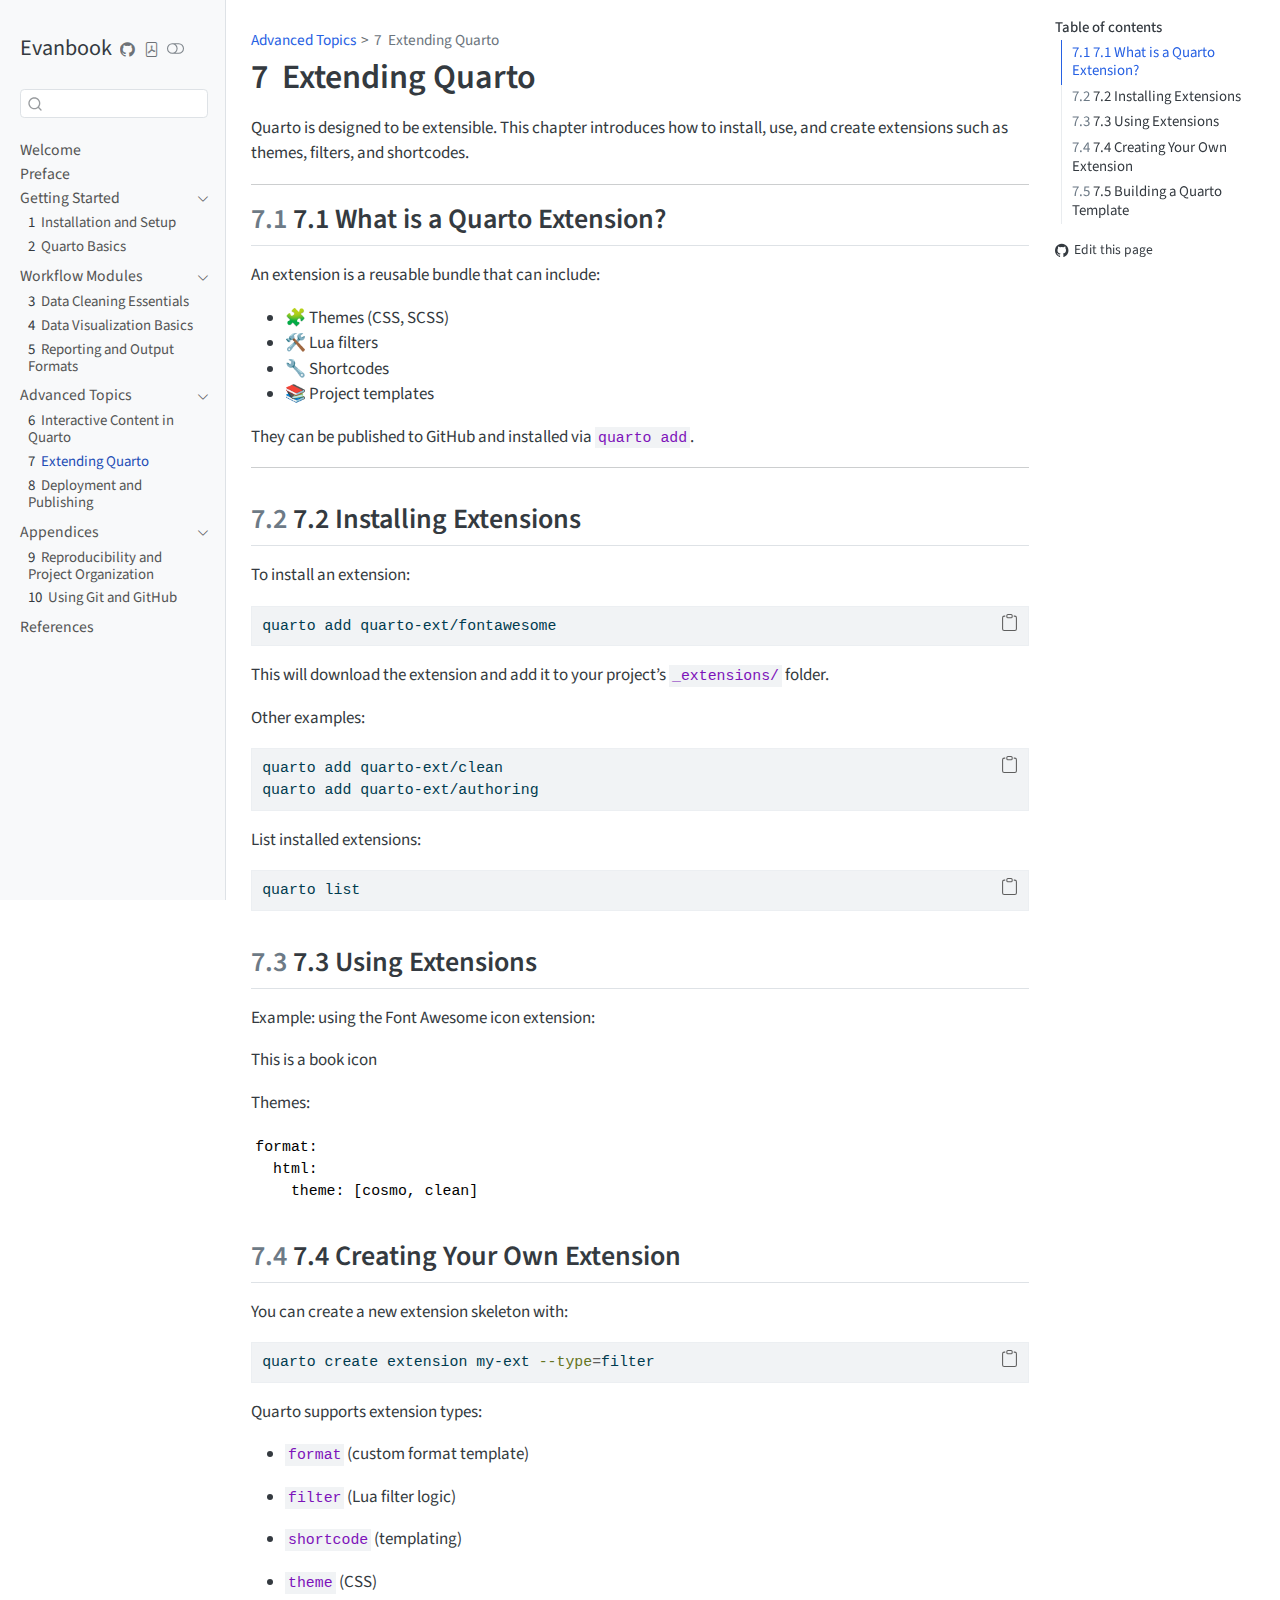
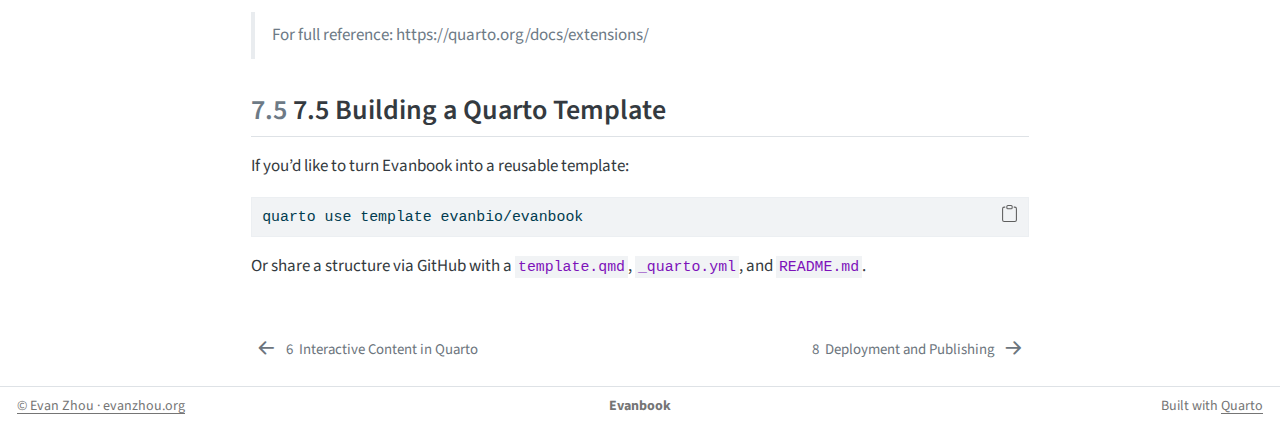
<file: 07_quarto-extensions.html>
<!DOCTYPE html>
<html xmlns="http://www.w3.org/1999/xhtml" lang="en" xml:lang="en"><head>

<meta charset="utf-8">
<meta name="generator" content="quarto-1.9.37">

<meta name="viewport" content="width=device-width, initial-scale=1.0, user-scalable=yes">


<title>7&nbsp; Extending Quarto – Evanbook</title>
<style>
/* Default styles provided by pandoc.
** See https://pandoc.org/MANUAL.html#variables-for-html for config info.
*/
code{white-space: pre-wrap;}
span.smallcaps{font-variant: small-caps;}
div.columns{display: flex; gap: min(4vw, 1.5em);}
div.column{flex: auto; overflow-x: auto;}
div.hanging-indent{margin-left: 1.5em; text-indent: -1.5em;}
ul.task-list{list-style: none;}
ul.task-list li input[type="checkbox"] {
  width: 0.8em;
  margin: 0 0.8em 0.2em -1em; /* quarto-specific, see https://github.com/quarto-dev/quarto-cli/issues/4556 */ 
  vertical-align: middle;
}
/* CSS for syntax highlighting */
html { -webkit-text-size-adjust: 100%; }
pre > code.sourceCode { white-space: pre; position: relative; }
pre > code.sourceCode > span { display: inline-block; line-height: 1.25; }
pre > code.sourceCode > span:empty { height: 1.2em; }
.sourceCode { overflow: visible; }
code.sourceCode > span { color: inherit; text-decoration: inherit; }
div.sourceCode { margin: 1em 0; }
pre.sourceCode { margin: 0; }
@media screen {
div.sourceCode { overflow: auto; }
}
@media print {
pre > code.sourceCode { white-space: pre-wrap; }
pre > code.sourceCode > span { text-indent: -5em; padding-left: 5em; }
}
pre.numberSource code
  { counter-reset: source-line 0; }
pre.numberSource code > span
  { position: relative; left: -4em; counter-increment: source-line; }
pre.numberSource code > span > a:first-child::before
  { content: counter(source-line);
    position: relative; left: -1em; text-align: right; vertical-align: baseline;
    border: none; display: inline-block;
    -webkit-touch-callout: none; -webkit-user-select: none;
    -khtml-user-select: none; -moz-user-select: none;
    -ms-user-select: none; user-select: none;
    padding: 0 4px; width: 4em;
  }
pre.numberSource { margin-left: 3em;  padding-left: 4px; }
div.sourceCode
  {   }
@media screen {
pre > code.sourceCode > span > a:first-child::before { text-decoration: underline; }
}
</style>


<script src="site_libs/quarto-nav/quarto-nav.js"></script>
<script src="site_libs/quarto-nav/headroom.min.js"></script>
<script src="site_libs/clipboard/clipboard.min.js"></script>
<script src="site_libs/quarto-search/autocomplete.umd.js"></script>
<script src="site_libs/quarto-search/fuse.min.js"></script>
<script src="site_libs/quarto-search/quarto-search.js"></script>
<meta name="quarto:offset" content="./">
<link href="./08_deployment.html" rel="next">
<link href="./06_interactivity.html" rel="prev">
<script src="site_libs/quarto-html/quarto.js" type="module"></script>
<script src="site_libs/quarto-html/tabsets/tabsets.js" type="module"></script>
<script src="site_libs/quarto-html/popper.min.js"></script>
<script src="site_libs/quarto-html/tippy.umd.min.js"></script>
<script src="site_libs/quarto-html/anchor.min.js"></script>
<link href="site_libs/quarto-html/tippy.css" rel="stylesheet">
<link href="site_libs/quarto-html/quarto-syntax-highlighting-7f8f88aac4f3542376d5c11b86a4c14d.css" rel="stylesheet" class="quarto-color-scheme" id="quarto-text-highlighting-styles">
<link href="site_libs/quarto-html/quarto-syntax-highlighting-dark-d0ae9245876894da5ac7e18953ecc5cc.css" rel="stylesheet" class="quarto-color-scheme quarto-color-alternate" id="quarto-text-highlighting-styles">
<link href="site_libs/quarto-html/quarto-syntax-highlighting-7f8f88aac4f3542376d5c11b86a4c14d.css" rel="stylesheet" class="quarto-color-scheme-extra" id="quarto-text-highlighting-styles">
<script src="site_libs/bootstrap/bootstrap.min.js"></script>
<link href="site_libs/bootstrap/bootstrap-icons.css" rel="stylesheet">
<link href="site_libs/bootstrap/bootstrap-db941dfb525b62eaf54a010c0281fc62.min.css" rel="stylesheet" append-hash="true" class="quarto-color-scheme" id="quarto-bootstrap" data-mode="light">
<link href="site_libs/bootstrap/bootstrap-dark-f1f4cccce9ed77b7538b6e1c6718fb3d.min.css" rel="stylesheet" append-hash="true" class="quarto-color-scheme quarto-color-alternate" id="quarto-bootstrap" data-mode="light">
<link href="site_libs/bootstrap/bootstrap-db941dfb525b62eaf54a010c0281fc62.min.css" rel="stylesheet" append-hash="true" class="quarto-color-scheme-extra" id="quarto-bootstrap" data-mode="light">
<script id="quarto-search-options" type="application/json">{
  "location": "sidebar",
  "copy-button": false,
  "collapse-after": 3,
  "panel-placement": "start",
  "type": "textbox",
  "limit": 50,
  "keyboard-shortcut": [
    "f",
    "/",
    "s"
  ],
  "show-item-context": false,
  "language": {
    "search-no-results-text": "No results",
    "search-matching-documents-text": "matching documents",
    "search-copy-link-title": "Copy link to search",
    "search-hide-matches-text": "Hide additional matches",
    "search-more-match-text": "more match in this document",
    "search-more-matches-text": "more matches in this document",
    "search-clear-button-title": "Clear",
    "search-text-placeholder": "",
    "search-detached-cancel-button-title": "Cancel",
    "search-submit-button-title": "Submit",
    "search-label": "Search"
  }
}</script>


</head>

<body class="nav-sidebar docked quarto-light"><script id="quarto-html-before-body" type="application/javascript">
    const toggleBodyColorMode = (bsSheetEl) => {
      const mode = bsSheetEl.getAttribute("data-mode");
      const bodyEl = window.document.querySelector("body");
      if (mode === "dark") {
        bodyEl.classList.add("quarto-dark");
        bodyEl.classList.remove("quarto-light");
      } else {
        bodyEl.classList.add("quarto-light");
        bodyEl.classList.remove("quarto-dark");
      }
    }
    const toggleBodyColorPrimary = () => {
      const bsSheetEl = window.document.querySelector("link#quarto-bootstrap:not([rel=disabled-stylesheet])");
      if (bsSheetEl) {
        toggleBodyColorMode(bsSheetEl);
      }
    }
    const setColorSchemeToggle = (alternate) => {
      const toggles = window.document.querySelectorAll('.quarto-color-scheme-toggle');
      for (let i=0; i < toggles.length; i++) {
        const toggle = toggles[i];
        if (toggle) {
          if (alternate) {
            toggle.classList.add("alternate");
          } else {
            toggle.classList.remove("alternate");
          }
        }
      }
    };
    const toggleColorMode = (alternate) => {
      // Switch the stylesheets
      const primaryStylesheets = window.document.querySelectorAll('link.quarto-color-scheme:not(.quarto-color-alternate)');
      const alternateStylesheets = window.document.querySelectorAll('link.quarto-color-scheme.quarto-color-alternate');
      manageTransitions('#quarto-margin-sidebar .nav-link', false);
      if (alternate) {
        // note: dark is layered on light, we don't disable primary!
        enableStylesheet(alternateStylesheets);
        for (const sheetNode of alternateStylesheets) {
          if (sheetNode.id === "quarto-bootstrap") {
            toggleBodyColorMode(sheetNode);
          }
        }
      } else {
        disableStylesheet(alternateStylesheets);
        enableStylesheet(primaryStylesheets)
        toggleBodyColorPrimary();
      }
      manageTransitions('#quarto-margin-sidebar .nav-link', true);
      // Switch the toggles
      setColorSchemeToggle(alternate)
      // Hack to workaround the fact that safari doesn't
      // properly recolor the scrollbar when toggling (#1455)
      if (navigator.userAgent.indexOf('Safari') > 0 && navigator.userAgent.indexOf('Chrome') == -1) {
        manageTransitions("body", false);
        window.scrollTo(0, 1);
        setTimeout(() => {
          window.scrollTo(0, 0);
          manageTransitions("body", true);
        }, 40);
      }
    }
    const disableStylesheet = (stylesheets) => {
      for (let i=0; i < stylesheets.length; i++) {
        const stylesheet = stylesheets[i];
        stylesheet.rel = 'disabled-stylesheet';
      }
    }
    const enableStylesheet = (stylesheets) => {
      for (let i=0; i < stylesheets.length; i++) {
        const stylesheet = stylesheets[i];
        if(stylesheet.rel !== 'stylesheet') { // for Chrome, which will still FOUC without this check
          stylesheet.rel = 'stylesheet';
        }
      }
    }
    const manageTransitions = (selector, allowTransitions) => {
      const els = window.document.querySelectorAll(selector);
      for (let i=0; i < els.length; i++) {
        const el = els[i];
        if (allowTransitions) {
          el.classList.remove('notransition');
        } else {
          el.classList.add('notransition');
        }
      }
    }
    const isFileUrl = () => {
      return window.location.protocol === 'file:';
    }
    const hasAlternateSentinel = () => {
      let styleSentinel = getColorSchemeSentinel();
      if (styleSentinel !== null) {
        return styleSentinel === "alternate";
      } else {
        return false;
      }
    }
    const setStyleSentinel = (alternate) => {
      const value = alternate ? "alternate" : "default";
      if (!isFileUrl()) {
        window.localStorage.setItem("quarto-color-scheme", value);
      } else {
        localAlternateSentinel = value;
      }
    }
    const getColorSchemeSentinel = () => {
      if (!isFileUrl()) {
        const storageValue = window.localStorage.getItem("quarto-color-scheme");
        return storageValue != null ? storageValue : localAlternateSentinel;
      } else {
        return localAlternateSentinel;
      }
    }
    const toggleGiscusIfUsed = (isAlternate, darkModeDefault) => {
      const baseTheme = document.querySelector('#giscus-base-theme')?.value ?? 'light';
      const alternateTheme = document.querySelector('#giscus-alt-theme')?.value ?? 'dark';
      let newTheme = '';
      if(authorPrefersDark) {
        newTheme = isAlternate ? baseTheme : alternateTheme;
      } else {
        newTheme = isAlternate ? alternateTheme : baseTheme;
      }
      const changeGiscusTheme = () => {
        // From: https://github.com/giscus/giscus/issues/336
        const sendMessage = (message) => {
          const iframe = document.querySelector('iframe.giscus-frame');
          if (!iframe) return;
          iframe.contentWindow.postMessage({ giscus: message }, 'https://giscus.app');
        }
        sendMessage({
          setConfig: {
            theme: newTheme
          }
        });
      }
      const isGiscussLoaded = window.document.querySelector('iframe.giscus-frame') !== null;
      if (isGiscussLoaded) {
        changeGiscusTheme();
      }
    };
    const authorPrefersDark = false;
    const darkModeDefault = authorPrefersDark;
      document.querySelector('link#quarto-text-highlighting-styles.quarto-color-scheme-extra').rel = 'disabled-stylesheet';
      document.querySelector('link#quarto-bootstrap.quarto-color-scheme-extra').rel = 'disabled-stylesheet';
    let localAlternateSentinel = darkModeDefault ? 'alternate' : 'default';
    // Dark / light mode switch
    window.quartoToggleColorScheme = () => {
      // Read the current dark / light value
      let toAlternate = !hasAlternateSentinel();
      toggleColorMode(toAlternate);
      setStyleSentinel(toAlternate);
      toggleGiscusIfUsed(toAlternate, darkModeDefault);
      window.dispatchEvent(new Event('resize'));
    };
    // Switch to dark mode if need be
    if (hasAlternateSentinel()) {
      toggleColorMode(true);
    } else {
      toggleColorMode(false);
    }
  </script>

<div id="quarto-search-results"></div>
  <header id="quarto-header" class="headroom fixed-top">
  <nav class="quarto-secondary-nav">
    <div class="container-fluid d-flex">
      <button type="button" class="quarto-btn-toggle btn" data-bs-toggle="collapse" role="button" data-bs-target=".quarto-sidebar-collapse-item" aria-controls="quarto-sidebar" aria-expanded="false" aria-label="Toggle sidebar navigation" onclick="if (window.quartoToggleHeadroom) { window.quartoToggleHeadroom(); }">
        <i class="bi bi-layout-text-sidebar-reverse"></i>
      </button>
        <nav class="quarto-page-breadcrumbs" aria-label="breadcrumb"><ol class="breadcrumb"><li class="breadcrumb-item"><a href="./06_interactivity.html">Advanced Topics</a></li><li class="breadcrumb-item"><a href="./07_quarto-extensions.html"><span class="chapter-number">7</span>&nbsp; <span class="chapter-title">Extending Quarto</span></a></li></ol></nav>
        <a class="flex-grow-1" role="navigation" data-bs-toggle="collapse" data-bs-target=".quarto-sidebar-collapse-item" aria-controls="quarto-sidebar" aria-expanded="false" aria-label="Toggle sidebar navigation" onclick="if (window.quartoToggleHeadroom) { window.quartoToggleHeadroom(); }">      
        </a>
      <button type="button" class="btn quarto-search-button" aria-label="Search" onclick="window.quartoOpenSearch();">
        <i class="bi bi-search"></i>
      </button>
    </div>
  </nav>
</header>
<!-- content -->
<div id="quarto-content" class="quarto-container page-columns page-rows-contents page-layout-article">
<!-- sidebar -->
  <nav id="quarto-sidebar" class="sidebar collapse collapse-horizontal quarto-sidebar-collapse-item sidebar-navigation docked overflow-auto">
    <div class="pt-lg-2 mt-2 text-left sidebar-header">
    <div class="sidebar-title mb-0 py-0">
      <a href="./">Evanbook</a> 
        <div class="sidebar-tools-main tools-wide">
    <a href="https://github.com/evanbio/evanbook" title="Source Code" class="quarto-navigation-tool px-1" aria-label="Source Code"><i class="bi bi-github"></i></a>
    <a href="./Evanbook.pdf" title="Download PDF" class="quarto-navigation-tool px-1" aria-label="Download PDF"><i class="bi bi-file-pdf"></i></a>
  <a href="" class="quarto-color-scheme-toggle quarto-navigation-tool  px-1" onclick="window.quartoToggleColorScheme(); return false;" title="Toggle dark mode"><i class="bi"></i></a>
</div>
    </div>
      </div>
        <div class="mt-2 flex-shrink-0 align-items-center">
        <div class="sidebar-search">
        <div id="quarto-search" class="" title="Search"></div>
        </div>
        </div>
    <div class="sidebar-menu-container"> 
    <ul class="list-unstyled mt-1">
        <li class="sidebar-item">
  <div class="sidebar-item-container"> 
  <a href="./index.html" class="sidebar-item-text sidebar-link">
 <span class="menu-text">Welcome</span></a>
  </div>
</li>
        <li class="sidebar-item">
  <div class="sidebar-item-container"> 
  <a href="./preface.html" class="sidebar-item-text sidebar-link">
 <span class="menu-text">Preface</span></a>
  </div>
</li>
        <li class="sidebar-item sidebar-item-section">
      <div class="sidebar-item-container"> 
            <a class="sidebar-item-text sidebar-link text-start" data-bs-toggle="collapse" data-bs-target="#quarto-sidebar-section-1" role="navigation" aria-expanded="true">
 <span class="menu-text">Getting Started</span></a>
          <a class="sidebar-item-toggle text-start" data-bs-toggle="collapse" data-bs-target="#quarto-sidebar-section-1" role="navigation" aria-expanded="true" aria-label="Toggle section">
            <i class="bi bi-chevron-right ms-2"></i>
          </a> 
      </div>
      <ul id="quarto-sidebar-section-1" class="collapse list-unstyled sidebar-section depth1 show">  
          <li class="sidebar-item">
  <div class="sidebar-item-container"> 
  <a href="./01_installation.html" class="sidebar-item-text sidebar-link">
 <span class="menu-text"><span class="chapter-number">1</span>&nbsp; <span class="chapter-title">Installation and Setup</span></span></a>
  </div>
</li>
          <li class="sidebar-item">
  <div class="sidebar-item-container"> 
  <a href="./02_quarto-basics.html" class="sidebar-item-text sidebar-link">
 <span class="menu-text"><span class="chapter-number">2</span>&nbsp; <span class="chapter-title">Quarto Basics</span></span></a>
  </div>
</li>
      </ul>
  </li>
        <li class="sidebar-item sidebar-item-section">
      <div class="sidebar-item-container"> 
            <a class="sidebar-item-text sidebar-link text-start" data-bs-toggle="collapse" data-bs-target="#quarto-sidebar-section-2" role="navigation" aria-expanded="true">
 <span class="menu-text">Workflow Modules</span></a>
          <a class="sidebar-item-toggle text-start" data-bs-toggle="collapse" data-bs-target="#quarto-sidebar-section-2" role="navigation" aria-expanded="true" aria-label="Toggle section">
            <i class="bi bi-chevron-right ms-2"></i>
          </a> 
      </div>
      <ul id="quarto-sidebar-section-2" class="collapse list-unstyled sidebar-section depth1 show">  
          <li class="sidebar-item">
  <div class="sidebar-item-container"> 
  <a href="./03_data-cleaning.html" class="sidebar-item-text sidebar-link">
 <span class="menu-text"><span class="chapter-number">3</span>&nbsp; <span class="chapter-title">Data Cleaning Essentials</span></span></a>
  </div>
</li>
          <li class="sidebar-item">
  <div class="sidebar-item-container"> 
  <a href="./04_visualization.html" class="sidebar-item-text sidebar-link">
 <span class="menu-text"><span class="chapter-number">4</span>&nbsp; <span class="chapter-title">Data Visualization Basics</span></span></a>
  </div>
</li>
          <li class="sidebar-item">
  <div class="sidebar-item-container"> 
  <a href="./05_reporting.html" class="sidebar-item-text sidebar-link">
 <span class="menu-text"><span class="chapter-number">5</span>&nbsp; <span class="chapter-title">Reporting and Output Formats</span></span></a>
  </div>
</li>
      </ul>
  </li>
        <li class="sidebar-item sidebar-item-section">
      <div class="sidebar-item-container"> 
            <a class="sidebar-item-text sidebar-link text-start" data-bs-toggle="collapse" data-bs-target="#quarto-sidebar-section-3" role="navigation" aria-expanded="true">
 <span class="menu-text">Advanced Topics</span></a>
          <a class="sidebar-item-toggle text-start" data-bs-toggle="collapse" data-bs-target="#quarto-sidebar-section-3" role="navigation" aria-expanded="true" aria-label="Toggle section">
            <i class="bi bi-chevron-right ms-2"></i>
          </a> 
      </div>
      <ul id="quarto-sidebar-section-3" class="collapse list-unstyled sidebar-section depth1 show">  
          <li class="sidebar-item">
  <div class="sidebar-item-container"> 
  <a href="./06_interactivity.html" class="sidebar-item-text sidebar-link">
 <span class="menu-text"><span class="chapter-number">6</span>&nbsp; <span class="chapter-title">Interactive Content in Quarto</span></span></a>
  </div>
</li>
          <li class="sidebar-item">
  <div class="sidebar-item-container"> 
  <a href="./07_quarto-extensions.html" class="sidebar-item-text sidebar-link active">
 <span class="menu-text"><span class="chapter-number">7</span>&nbsp; <span class="chapter-title">Extending Quarto</span></span></a>
  </div>
</li>
          <li class="sidebar-item">
  <div class="sidebar-item-container"> 
  <a href="./08_deployment.html" class="sidebar-item-text sidebar-link">
 <span class="menu-text"><span class="chapter-number">8</span>&nbsp; <span class="chapter-title">Deployment and Publishing</span></span></a>
  </div>
</li>
      </ul>
  </li>
        <li class="sidebar-item sidebar-item-section">
      <div class="sidebar-item-container"> 
            <a class="sidebar-item-text sidebar-link text-start" data-bs-toggle="collapse" data-bs-target="#quarto-sidebar-section-4" role="navigation" aria-expanded="true">
 <span class="menu-text">Appendices</span></a>
          <a class="sidebar-item-toggle text-start" data-bs-toggle="collapse" data-bs-target="#quarto-sidebar-section-4" role="navigation" aria-expanded="true" aria-label="Toggle section">
            <i class="bi bi-chevron-right ms-2"></i>
          </a> 
      </div>
      <ul id="quarto-sidebar-section-4" class="collapse list-unstyled sidebar-section depth1 show">  
          <li class="sidebar-item">
  <div class="sidebar-item-container"> 
  <a href="./A1_reproducibility.html" class="sidebar-item-text sidebar-link">
 <span class="menu-text"><span class="chapter-number">9</span>&nbsp; <span class="chapter-title">Reproducibility and Project Organization</span></span></a>
  </div>
</li>
          <li class="sidebar-item">
  <div class="sidebar-item-container"> 
  <a href="./A2_git.html" class="sidebar-item-text sidebar-link">
 <span class="menu-text"><span class="chapter-number">10</span>&nbsp; <span class="chapter-title">Using Git and GitHub</span></span></a>
  </div>
</li>
      </ul>
  </li>
        <li class="sidebar-item">
  <div class="sidebar-item-container"> 
  <a href="./references.html" class="sidebar-item-text sidebar-link">
 <span class="menu-text">References</span></a>
  </div>
</li>
    </ul>
    </div>
</nav>
<div id="quarto-sidebar-glass" class="quarto-sidebar-collapse-item" data-bs-toggle="collapse" data-bs-target=".quarto-sidebar-collapse-item"></div>
<!-- margin-sidebar -->
    <div id="quarto-margin-sidebar" class="sidebar margin-sidebar">
        <nav id="TOC" role="doc-toc" class="toc-active">
    <h2 id="toc-title">Table of contents</h2>
   
  <ul>
  <li><a href="#what-is-a-quarto-extension" id="toc-what-is-a-quarto-extension" class="nav-link active" data-scroll-target="#what-is-a-quarto-extension"><span class="header-section-number">7.1</span> 7.1 What is a Quarto Extension?</a></li>
  <li><a href="#installing-extensions" id="toc-installing-extensions" class="nav-link" data-scroll-target="#installing-extensions"><span class="header-section-number">7.2</span> 7.2 Installing Extensions</a></li>
  <li><a href="#using-extensions" id="toc-using-extensions" class="nav-link" data-scroll-target="#using-extensions"><span class="header-section-number">7.3</span> 7.3 Using Extensions</a></li>
  <li><a href="#creating-your-own-extension" id="toc-creating-your-own-extension" class="nav-link" data-scroll-target="#creating-your-own-extension"><span class="header-section-number">7.4</span> 7.4 Creating Your Own Extension</a></li>
  <li><a href="#building-a-quarto-template" id="toc-building-a-quarto-template" class="nav-link" data-scroll-target="#building-a-quarto-template"><span class="header-section-number">7.5</span> 7.5 Building a Quarto Template</a></li>
  </ul>
<div class="toc-actions"><ul><li><a href="https://github.com/evanbio/evanbook/edit/main/07_quarto-extensions.qmd" class="toc-action"><i class="bi bi-github"></i>Edit this page</a></li></ul></div></nav>
    </div>
<!-- main -->
<main class="content" id="quarto-document-content">


<header id="title-block-header" class="quarto-title-block default"><nav class="quarto-page-breadcrumbs quarto-title-breadcrumbs d-none d-lg-block" aria-label="breadcrumb"><ol class="breadcrumb"><li class="breadcrumb-item"><a href="./06_interactivity.html">Advanced Topics</a></li><li class="breadcrumb-item"><a href="./07_quarto-extensions.html"><span class="chapter-number">7</span>&nbsp; <span class="chapter-title">Extending Quarto</span></a></li></ol></nav>
<div class="quarto-title">
<h1 class="title"><span class="chapter-number">7</span>&nbsp; <span class="chapter-title">Extending Quarto</span></h1>
</div>



<div class="quarto-title-meta">

    
  
    
  </div>
  


</header>


<p>Quarto is designed to be extensible. This chapter introduces how to install, use, and create extensions such as themes, filters, and shortcodes.</p>
<hr>
<section id="what-is-a-quarto-extension" class="level2" data-number="7.1">
<h2 data-number="7.1" class="anchored" data-anchor-id="what-is-a-quarto-extension"><span class="header-section-number">7.1</span> 7.1 What is a Quarto Extension?</h2>
<p>An extension is a reusable bundle that can include:</p>
<ul>
<li>🧩 Themes (CSS, SCSS)</li>
<li>🛠️ Lua filters</li>
<li>🔧 Shortcodes</li>
<li>📚 Project templates</li>
</ul>
<p>They can be published to GitHub and installed via <code>quarto add</code>.</p>
<hr>
</section>
<section id="installing-extensions" class="level2" data-number="7.2">
<h2 data-number="7.2" class="anchored" data-anchor-id="installing-extensions"><span class="header-section-number">7.2</span> 7.2 Installing Extensions</h2>
<p>To install an extension:</p>
<div class="code-copy-outer-scaffold"><div class="sourceCode" id="cb1"><pre class="sourceCode markdown code-with-copy"><code class="sourceCode markdown"><span id="cb1-1"><a href="#cb1-1" aria-hidden="true" tabindex="-1"></a>quarto add quarto-ext/fontawesome</span></code></pre></div><button title="Copy to Clipboard" class="code-copy-button"><i class="bi"></i></button></div>
<p>This will download the extension and add it to your project’s <code>_extensions/</code> folder.</p>
<p>Other examples:</p>
<div class="code-copy-outer-scaffold"><div class="sourceCode" id="cb2"><pre class="sourceCode markdown code-with-copy"><code class="sourceCode markdown"><span id="cb2-1"><a href="#cb2-1" aria-hidden="true" tabindex="-1"></a>quarto add quarto-ext/clean</span>
<span id="cb2-2"><a href="#cb2-2" aria-hidden="true" tabindex="-1"></a>quarto add quarto-ext/authoring</span></code></pre></div><button title="Copy to Clipboard" class="code-copy-button"><i class="bi"></i></button></div>
<p>List installed extensions:</p>
<div class="code-copy-outer-scaffold"><div class="sourceCode" id="cb3"><pre class="sourceCode markdown code-with-copy"><code class="sourceCode markdown"><span id="cb3-1"><a href="#cb3-1" aria-hidden="true" tabindex="-1"></a>quarto list</span></code></pre></div><button title="Copy to Clipboard" class="code-copy-button"><i class="bi"></i></button></div>
</section>
<section id="using-extensions" class="level2" data-number="7.3">
<h2 data-number="7.3" class="anchored" data-anchor-id="using-extensions"><span class="header-section-number">7.3</span> 7.3 Using Extensions</h2>
<p>Example: using the Font Awesome icon extension:</p>
<div class="fa-solid fa-book">
<p>This is a book icon</p>
</div>
<p>Themes:</p>
<pre class="markdonw"><code>format:
  html:
    theme: [cosmo, clean]</code></pre>
</section>
<section id="creating-your-own-extension" class="level2" data-number="7.4">
<h2 data-number="7.4" class="anchored" data-anchor-id="creating-your-own-extension"><span class="header-section-number">7.4</span> 7.4 Creating Your Own Extension</h2>
<p>You can create a new extension skeleton with:</p>
<div class="code-copy-outer-scaffold"><div class="sourceCode" id="cb5"><pre class="sourceCode bash code-with-copy"><code class="sourceCode bash"><span id="cb5-1"><a href="#cb5-1" aria-hidden="true" tabindex="-1"></a><span class="ex">quarto</span> create extension my-ext <span class="at">--type</span><span class="op">=</span>filter</span></code></pre></div><button title="Copy to Clipboard" class="code-copy-button"><i class="bi"></i></button></div>
<p>Quarto supports extension types:</p>
<ul>
<li><p><code>format</code> (custom format template)</p></li>
<li><p><code>filter</code> (Lua filter logic)</p></li>
<li><p><code>shortcode</code> (templating)</p></li>
<li><p><code>theme</code> (CSS)</p></li>
</ul>
<blockquote class="blockquote">
<p>For full reference: https://quarto.org/docs/extensions/</p>
</blockquote>
</section>
<section id="building-a-quarto-template" class="level2" data-number="7.5">
<h2 data-number="7.5" class="anchored" data-anchor-id="building-a-quarto-template"><span class="header-section-number">7.5</span> 7.5 Building a Quarto Template</h2>
<p>If you’d like to turn Evanbook into a reusable template:</p>
<div class="code-copy-outer-scaffold"><div class="sourceCode" id="cb6"><pre class="sourceCode bash code-with-copy"><code class="sourceCode bash"><span id="cb6-1"><a href="#cb6-1" aria-hidden="true" tabindex="-1"></a><span class="ex">quarto</span> use template evanbio/evanbook</span></code></pre></div><button title="Copy to Clipboard" class="code-copy-button"><i class="bi"></i></button></div>
<p>Or share a structure via GitHub with a <code>template.qmd</code>, <code>_quarto.yml</code>, and <code>README.md</code>.</p>


</section>

</main> <!-- /main -->
<script id="quarto-html-after-body" type="application/javascript">
  window.document.addEventListener("DOMContentLoaded", function (event) {
    // Ensure there is a toggle, if there isn't float one in the top right
    if (window.document.querySelector('.quarto-color-scheme-toggle') === null) {
      const a = window.document.createElement('a');
      a.classList.add('top-right');
      a.classList.add('quarto-color-scheme-toggle');
      a.href = "";
      a.onclick = function() { try { window.quartoToggleColorScheme(); } catch {} return false; };
      const i = window.document.createElement("i");
      i.classList.add('bi');
      a.appendChild(i);
      window.document.body.appendChild(a);
    }
    setColorSchemeToggle(hasAlternateSentinel())
    const icon = "";
    const anchorJS = new window.AnchorJS();
    anchorJS.options = {
      placement: 'right',
      icon: icon
    };
    anchorJS.add('.anchored');
    const isCodeAnnotation = (el) => {
      for (const clz of el.classList) {
        if (clz.startsWith('code-annotation-')) {                     
          return true;
        }
      }
      return false;
    }
    const onCopySuccess = function(e) {
      // button target
      const button = e.trigger;
      // don't keep focus
      button.blur();
      // flash "checked"
      button.classList.add('code-copy-button-checked');
      var currentTitle = button.getAttribute("title");
      button.setAttribute("title", "Copied!");
      let tooltip;
      if (window.bootstrap) {
        button.setAttribute("data-bs-toggle", "tooltip");
        button.setAttribute("data-bs-placement", "left");
        button.setAttribute("data-bs-title", "Copied!");
        tooltip = new bootstrap.Tooltip(button, 
          { trigger: "manual", 
            customClass: "code-copy-button-tooltip",
            offset: [0, -8]});
        tooltip.show();    
      }
      setTimeout(function() {
        if (tooltip) {
          tooltip.hide();
          button.removeAttribute("data-bs-title");
          button.removeAttribute("data-bs-toggle");
          button.removeAttribute("data-bs-placement");
        }
        button.setAttribute("title", currentTitle);
        button.classList.remove('code-copy-button-checked');
      }, 1000);
      // clear code selection
      e.clearSelection();
    }
    const getTextToCopy = function(trigger) {
      const outerScaffold = trigger.parentElement.cloneNode(true);
      const codeEl = outerScaffold.querySelector('code');
      for (const childEl of codeEl.children) {
        if (isCodeAnnotation(childEl)) {
          childEl.remove();
        }
      }
      return codeEl.innerText;
    }
    const clipboard = new window.ClipboardJS('.code-copy-button:not([data-in-quarto-modal])', {
      text: getTextToCopy
    });
    clipboard.on('success', onCopySuccess);
    if (window.document.getElementById('quarto-embedded-source-code-modal')) {
      const clipboardModal = new window.ClipboardJS('.code-copy-button[data-in-quarto-modal]', {
        text: getTextToCopy,
        container: window.document.getElementById('quarto-embedded-source-code-modal')
      });
      clipboardModal.on('success', onCopySuccess);
    }
      var localhostRegex = new RegExp(/^(?:http|https):\/\/localhost\:?[0-9]*\//);
      var mailtoRegex = new RegExp(/^mailto:/);
        var filterRegex = new RegExp("https:\/\/evanbio\.github\.io\/evanbook");
      var isInternal = (href) => {
          return filterRegex.test(href) || localhostRegex.test(href) || mailtoRegex.test(href);
      }
      // Inspect non-navigation links and adorn them if external
     var links = window.document.querySelectorAll('a[href]:not(.nav-link):not(.navbar-brand):not(.toc-action):not(.sidebar-link):not(.sidebar-item-toggle):not(.pagination-link):not(.no-external):not([aria-hidden]):not(.dropdown-item):not(.quarto-navigation-tool):not(.about-link)');
      for (var i=0; i<links.length; i++) {
        const link = links[i];
        if (!isInternal(link.href)) {
          // undo the damage that might have been done by quarto-nav.js in the case of
          // links that we want to consider external
          if (link.dataset.originalHref !== undefined) {
            link.href = link.dataset.originalHref;
          }
        }
      }
    function tippyHover(el, contentFn, onTriggerFn, onUntriggerFn) {
      const config = {
        allowHTML: true,
        maxWidth: 500,
        delay: 100,
        arrow: false,
        appendTo: function(el) {
            return el.parentElement;
        },
        interactive: true,
        interactiveBorder: 10,
        theme: 'quarto',
        placement: 'bottom-start',
      };
      if (contentFn) {
        config.content = contentFn;
      }
      if (onTriggerFn) {
        config.onTrigger = onTriggerFn;
      }
      if (onUntriggerFn) {
        config.onUntrigger = onUntriggerFn;
      }
      window.tippy(el, config); 
    }
    const noterefs = window.document.querySelectorAll('a[role="doc-noteref"]');
    for (var i=0; i<noterefs.length; i++) {
      const ref = noterefs[i];
      tippyHover(ref, function() {
        // use id or data attribute instead here
        let href = ref.getAttribute('data-footnote-href') || ref.getAttribute('href');
        try { href = new URL(href).hash; } catch {}
        const id = href.replace(/^#\/?/, "");
        const note = window.document.getElementById(id);
        if (note) {
          return note.innerHTML;
        } else {
          return "";
        }
      });
    }
    const xrefs = window.document.querySelectorAll('a.quarto-xref');
    const processXRef = (id, note) => {
      // Strip column container classes
      const stripColumnClz = (el) => {
        el.classList.remove("page-full", "page-columns");
        if (el.children) {
          for (const child of el.children) {
            stripColumnClz(child);
          }
        }
      }
      stripColumnClz(note)
      if (id === null || id.startsWith('sec-')) {
        // Special case sections, only their first couple elements
        const container = document.createElement("div");
        if (note.children && note.children.length > 2) {
          container.appendChild(note.children[0].cloneNode(true));
          for (let i = 1; i < note.children.length; i++) {
            const child = note.children[i];
            if (child.tagName === "P" && child.innerText === "") {
              continue;
            } else {
              container.appendChild(child.cloneNode(true));
              break;
            }
          }
          if (window.Quarto?.typesetMath) {
            window.Quarto.typesetMath(container);
          }
          return container.innerHTML
        } else {
          if (window.Quarto?.typesetMath) {
            window.Quarto.typesetMath(note);
          }
          return note.innerHTML;
        }
      } else {
        // Remove any anchor links if they are present
        const anchorLink = note.querySelector('a.anchorjs-link');
        if (anchorLink) {
          anchorLink.remove();
        }
        if (window.Quarto?.typesetMath) {
          window.Quarto.typesetMath(note);
        }
        if (note.classList.contains("callout")) {
          return note.outerHTML;
        } else {
          return note.innerHTML;
        }
      }
    }
    for (var i=0; i<xrefs.length; i++) {
      const xref = xrefs[i];
      tippyHover(xref, undefined, function(instance) {
        instance.disable();
        let url = xref.getAttribute('href');
        let hash = undefined; 
        if (url.startsWith('#')) {
          hash = url;
        } else {
          try { hash = new URL(url).hash; } catch {}
        }
        if (hash) {
          const id = hash.replace(/^#\/?/, "");
          const note = window.document.getElementById(id);
          if (note !== null) {
            try {
              const html = processXRef(id, note.cloneNode(true));
              instance.setContent(html);
            } finally {
              instance.enable();
              instance.show();
            }
          } else {
            // See if we can fetch this
            fetch(url.split('#')[0])
            .then(res => res.text())
            .then(html => {
              const parser = new DOMParser();
              const htmlDoc = parser.parseFromString(html, "text/html");
              const note = htmlDoc.getElementById(id);
              if (note !== null) {
                const html = processXRef(id, note);
                instance.setContent(html);
              } 
            }).finally(() => {
              instance.enable();
              instance.show();
            });
          }
        } else {
          // See if we can fetch a full url (with no hash to target)
          // This is a special case and we should probably do some content thinning / targeting
          fetch(url)
          .then(res => res.text())
          .then(html => {
            const parser = new DOMParser();
            const htmlDoc = parser.parseFromString(html, "text/html");
            const note = htmlDoc.querySelector('main.content');
            if (note !== null) {
              // This should only happen for chapter cross references
              // (since there is no id in the URL)
              // remove the first header
              if (note.children.length > 0 && note.children[0].tagName === "HEADER") {
                note.children[0].remove();
              }
              const html = processXRef(null, note);
              instance.setContent(html);
            } 
          }).finally(() => {
            instance.enable();
            instance.show();
          });
        }
      }, function(instance) {
      });
    }
        let selectedAnnoteEl;
        const selectorForAnnotation = ( cell, annotation) => {
          let cellAttr = 'data-code-cell="' + cell + '"';
          let lineAttr = 'data-code-annotation="' +  annotation + '"';
          const selector = 'span[' + cellAttr + '][' + lineAttr + ']';
          return selector;
        }
        const selectCodeLines = (annoteEl) => {
          const doc = window.document;
          const targetCell = annoteEl.getAttribute("data-target-cell");
          const targetAnnotation = annoteEl.getAttribute("data-target-annotation");
          const annoteSpan = window.document.querySelector(selectorForAnnotation(targetCell, targetAnnotation));
          const lines = annoteSpan.getAttribute("data-code-lines").split(",");
          const lineIds = lines.map((line) => {
            return targetCell + "-" + line;
          })
          let top = null;
          let height = null;
          let parent = null;
          if (lineIds.length > 0) {
              //compute the position of the single el (top and bottom and make a div)
              const el = window.document.getElementById(lineIds[0]);
              top = el.offsetTop;
              height = el.offsetHeight;
              parent = el.parentElement.parentElement;
            if (lineIds.length > 1) {
              const lastEl = window.document.getElementById(lineIds[lineIds.length - 1]);
              const bottom = lastEl.offsetTop + lastEl.offsetHeight;
              height = bottom - top;
            }
            if (top !== null && height !== null && parent !== null) {
              // cook up a div (if necessary) and position it 
              let div = window.document.getElementById("code-annotation-line-highlight");
              if (div === null) {
                div = window.document.createElement("div");
                div.setAttribute("id", "code-annotation-line-highlight");
                div.style.position = 'absolute';
                parent.appendChild(div);
              }
              div.style.top = top - 2 + "px";
              div.style.height = height + 4 + "px";
              div.style.left = 0;
              let gutterDiv = window.document.getElementById("code-annotation-line-highlight-gutter");
              if (gutterDiv === null) {
                gutterDiv = window.document.createElement("div");
                gutterDiv.setAttribute("id", "code-annotation-line-highlight-gutter");
                gutterDiv.style.position = 'absolute';
                const codeCell = window.document.getElementById(targetCell);
                const gutter = codeCell.querySelector('.code-annotation-gutter');
                gutter.appendChild(gutterDiv);
              }
              gutterDiv.style.top = top - 2 + "px";
              gutterDiv.style.height = height + 4 + "px";
            }
            selectedAnnoteEl = annoteEl;
          }
        };
        const unselectCodeLines = () => {
          const elementsIds = ["code-annotation-line-highlight", "code-annotation-line-highlight-gutter"];
          elementsIds.forEach((elId) => {
            const div = window.document.getElementById(elId);
            if (div) {
              div.remove();
            }
          });
          selectedAnnoteEl = undefined;
        };
          // Handle positioning of the toggle
      window.addEventListener(
        "resize",
        throttle(() => {
          elRect = undefined;
          if (selectedAnnoteEl) {
            selectCodeLines(selectedAnnoteEl);
          }
        }, 10)
      );
      function throttle(fn, ms) {
      let throttle = false;
      let timer;
        return (...args) => {
          if(!throttle) { // first call gets through
              fn.apply(this, args);
              throttle = true;
          } else { // all the others get throttled
              if(timer) clearTimeout(timer); // cancel #2
              timer = setTimeout(() => {
                fn.apply(this, args);
                timer = throttle = false;
              }, ms);
          }
        };
      }
        // Attach click handler to the DT
        const annoteDls = window.document.querySelectorAll('dt[data-target-cell]');
        for (const annoteDlNode of annoteDls) {
          annoteDlNode.addEventListener('click', (event) => {
            const clickedEl = event.target;
            if (clickedEl !== selectedAnnoteEl) {
              unselectCodeLines();
              const activeEl = window.document.querySelector('dt[data-target-cell].code-annotation-active');
              if (activeEl) {
                activeEl.classList.remove('code-annotation-active');
              }
              selectCodeLines(clickedEl);
              clickedEl.classList.add('code-annotation-active');
            } else {
              // Unselect the line
              unselectCodeLines();
              clickedEl.classList.remove('code-annotation-active');
            }
          });
        }
    const findCites = (el) => {
      const parentEl = el.parentElement;
      if (parentEl) {
        const cites = parentEl.dataset.cites;
        if (cites) {
          return {
            el,
            cites: cites.split(' ')
          };
        } else {
          return findCites(el.parentElement)
        }
      } else {
        return undefined;
      }
    };
    var bibliorefs = window.document.querySelectorAll('a[role="doc-biblioref"]');
    for (var i=0; i<bibliorefs.length; i++) {
      const ref = bibliorefs[i];
      const citeInfo = findCites(ref);
      if (citeInfo) {
        tippyHover(citeInfo.el, function() {
          var popup = window.document.createElement('div');
          citeInfo.cites.forEach(function(cite) {
            var citeDiv = window.document.createElement('div');
            citeDiv.classList.add('hanging-indent');
            citeDiv.classList.add('csl-entry');
            var biblioDiv = window.document.getElementById('ref-' + cite);
            if (biblioDiv) {
              citeDiv.innerHTML = biblioDiv.innerHTML;
            }
            popup.appendChild(citeDiv);
          });
          return popup.innerHTML;
        });
      }
    }
  });
  </script>
<nav class="page-navigation">
  <div class="nav-page nav-page-previous">
      <a href="./06_interactivity.html" class="pagination-link" aria-label="Interactive Content in Quarto">
        <i class="bi bi-arrow-left-short"></i> <span class="nav-page-text"><span class="chapter-number">6</span>&nbsp; <span class="chapter-title">Interactive Content in Quarto</span></span>
      </a>          
  </div>
  <div class="nav-page nav-page-next">
      <a href="./08_deployment.html" class="pagination-link" aria-label="Deployment and Publishing">
        <span class="nav-page-text"><span class="chapter-number">8</span>&nbsp; <span class="chapter-title">Deployment and Publishing</span></span> <i class="bi bi-arrow-right-short"></i>
      </a>
  </div>
</nav>
</div> <!-- /content -->
<footer class="footer">
  <div class="nav-footer">
    <div class="nav-footer-left">
<p><a href="https://evanzhou.org">© Evan Zhou · evanzhou.org</a></p>
</div>   
    <div class="nav-footer-center">
<p><strong>Evanbook</strong></p>
<div class="toc-actions d-sm-block d-md-none"><ul><li><a href="https://github.com/evanbio/evanbook/edit/main/07_quarto-extensions.qmd" class="toc-action"><i class="bi bi-github"></i>Edit this page</a></li></ul></div></div>
    <div class="nav-footer-right">
<p>Built with <a href="https://quarto.org/">Quarto</a></p>
</div>
  </div>
</footer>




</body></html>
</file>
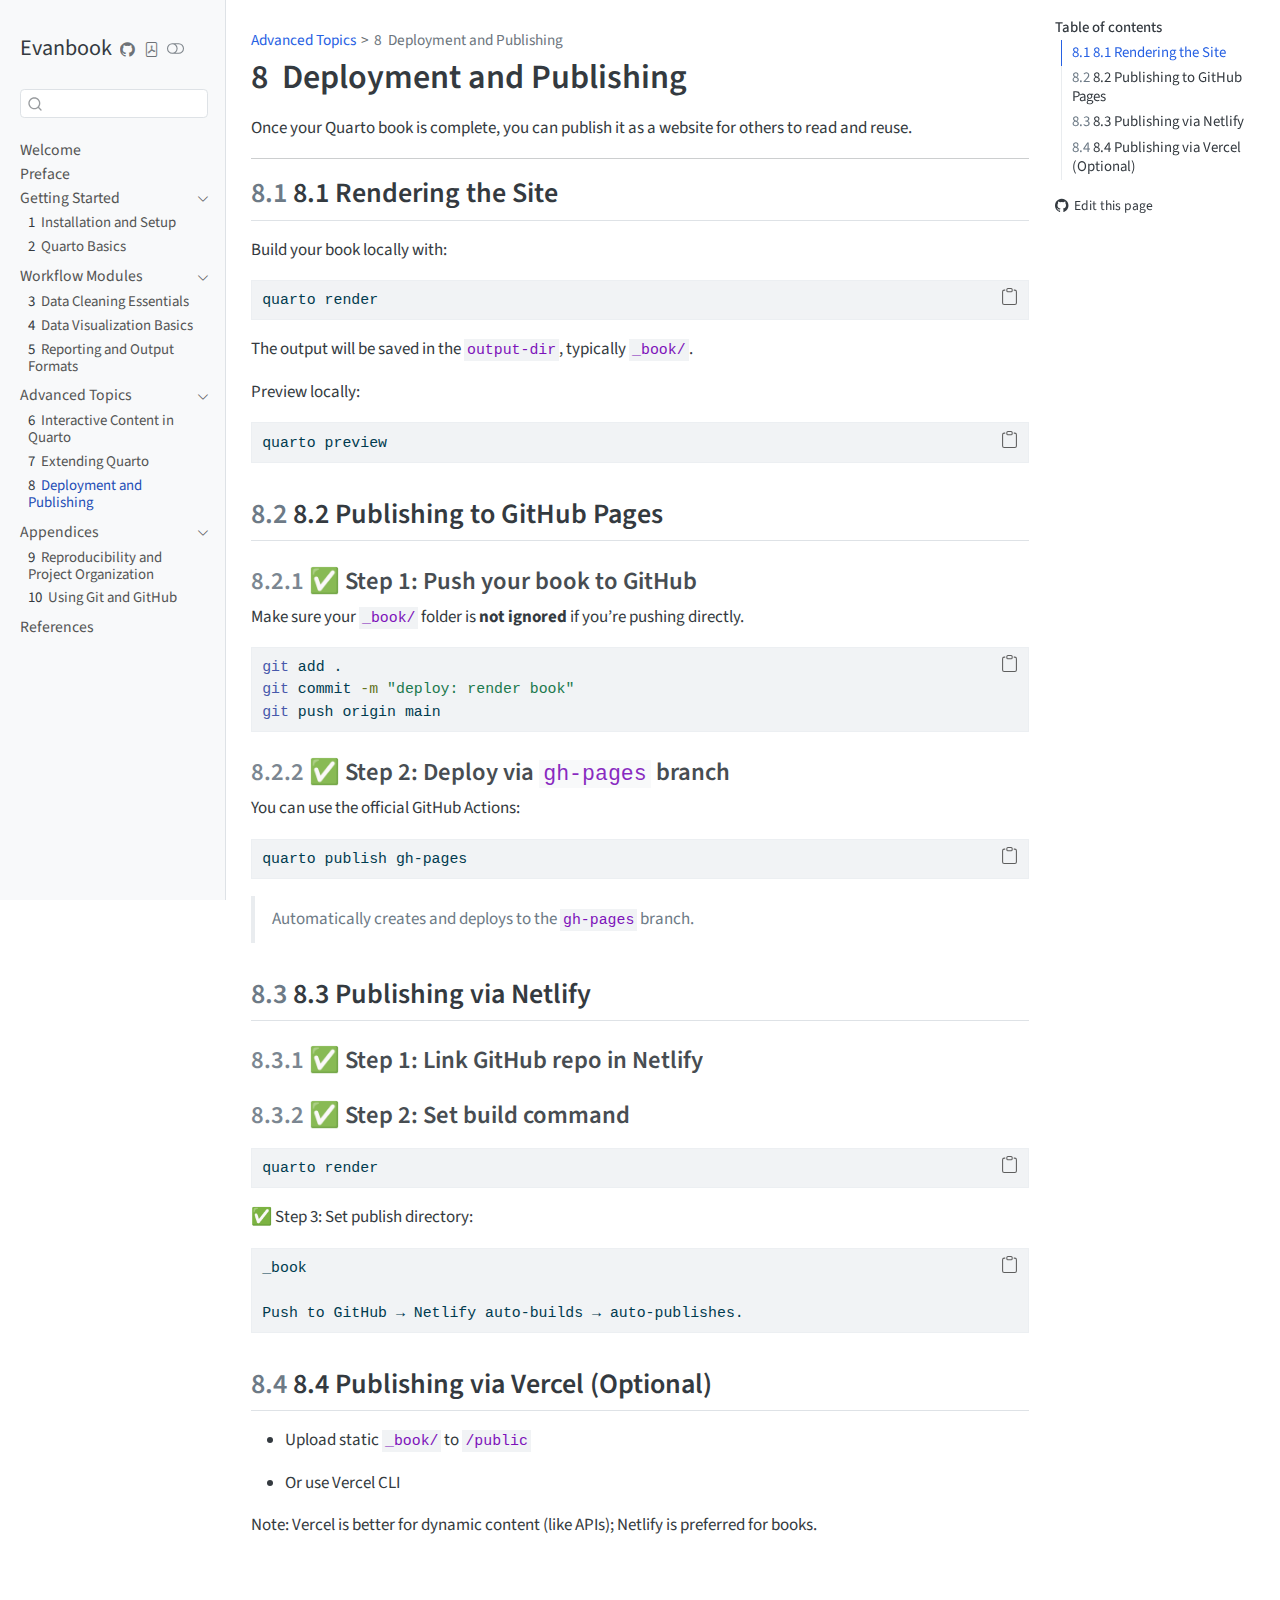
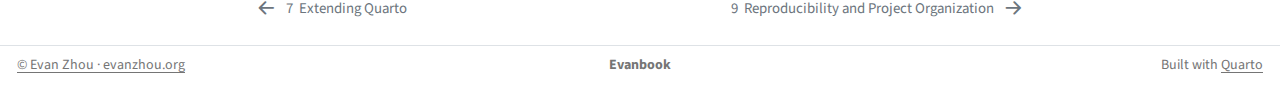
<file: 08_deployment.html>
<!DOCTYPE html>
<html xmlns="http://www.w3.org/1999/xhtml" lang="en" xml:lang="en"><head>

<meta charset="utf-8">
<meta name="generator" content="quarto-1.9.37">

<meta name="viewport" content="width=device-width, initial-scale=1.0, user-scalable=yes">


<title>8&nbsp; Deployment and Publishing – Evanbook</title>
<style>
/* Default styles provided by pandoc.
** See https://pandoc.org/MANUAL.html#variables-for-html for config info.
*/
code{white-space: pre-wrap;}
span.smallcaps{font-variant: small-caps;}
div.columns{display: flex; gap: min(4vw, 1.5em);}
div.column{flex: auto; overflow-x: auto;}
div.hanging-indent{margin-left: 1.5em; text-indent: -1.5em;}
ul.task-list{list-style: none;}
ul.task-list li input[type="checkbox"] {
  width: 0.8em;
  margin: 0 0.8em 0.2em -1em; /* quarto-specific, see https://github.com/quarto-dev/quarto-cli/issues/4556 */ 
  vertical-align: middle;
}
/* CSS for syntax highlighting */
html { -webkit-text-size-adjust: 100%; }
pre > code.sourceCode { white-space: pre; position: relative; }
pre > code.sourceCode > span { display: inline-block; line-height: 1.25; }
pre > code.sourceCode > span:empty { height: 1.2em; }
.sourceCode { overflow: visible; }
code.sourceCode > span { color: inherit; text-decoration: inherit; }
div.sourceCode { margin: 1em 0; }
pre.sourceCode { margin: 0; }
@media screen {
div.sourceCode { overflow: auto; }
}
@media print {
pre > code.sourceCode { white-space: pre-wrap; }
pre > code.sourceCode > span { text-indent: -5em; padding-left: 5em; }
}
pre.numberSource code
  { counter-reset: source-line 0; }
pre.numberSource code > span
  { position: relative; left: -4em; counter-increment: source-line; }
pre.numberSource code > span > a:first-child::before
  { content: counter(source-line);
    position: relative; left: -1em; text-align: right; vertical-align: baseline;
    border: none; display: inline-block;
    -webkit-touch-callout: none; -webkit-user-select: none;
    -khtml-user-select: none; -moz-user-select: none;
    -ms-user-select: none; user-select: none;
    padding: 0 4px; width: 4em;
  }
pre.numberSource { margin-left: 3em;  padding-left: 4px; }
div.sourceCode
  {   }
@media screen {
pre > code.sourceCode > span > a:first-child::before { text-decoration: underline; }
}
</style>


<script src="site_libs/quarto-nav/quarto-nav.js"></script>
<script src="site_libs/quarto-nav/headroom.min.js"></script>
<script src="site_libs/clipboard/clipboard.min.js"></script>
<script src="site_libs/quarto-search/autocomplete.umd.js"></script>
<script src="site_libs/quarto-search/fuse.min.js"></script>
<script src="site_libs/quarto-search/quarto-search.js"></script>
<meta name="quarto:offset" content="./">
<link href="./A1_reproducibility.html" rel="next">
<link href="./07_quarto-extensions.html" rel="prev">
<script src="site_libs/quarto-html/quarto.js" type="module"></script>
<script src="site_libs/quarto-html/tabsets/tabsets.js" type="module"></script>
<script src="site_libs/quarto-html/popper.min.js"></script>
<script src="site_libs/quarto-html/tippy.umd.min.js"></script>
<script src="site_libs/quarto-html/anchor.min.js"></script>
<link href="site_libs/quarto-html/tippy.css" rel="stylesheet">
<link href="site_libs/quarto-html/quarto-syntax-highlighting-7f8f88aac4f3542376d5c11b86a4c14d.css" rel="stylesheet" class="quarto-color-scheme" id="quarto-text-highlighting-styles">
<link href="site_libs/quarto-html/quarto-syntax-highlighting-dark-d0ae9245876894da5ac7e18953ecc5cc.css" rel="stylesheet" class="quarto-color-scheme quarto-color-alternate" id="quarto-text-highlighting-styles">
<link href="site_libs/quarto-html/quarto-syntax-highlighting-7f8f88aac4f3542376d5c11b86a4c14d.css" rel="stylesheet" class="quarto-color-scheme-extra" id="quarto-text-highlighting-styles">
<script src="site_libs/bootstrap/bootstrap.min.js"></script>
<link href="site_libs/bootstrap/bootstrap-icons.css" rel="stylesheet">
<link href="site_libs/bootstrap/bootstrap-db941dfb525b62eaf54a010c0281fc62.min.css" rel="stylesheet" append-hash="true" class="quarto-color-scheme" id="quarto-bootstrap" data-mode="light">
<link href="site_libs/bootstrap/bootstrap-dark-f1f4cccce9ed77b7538b6e1c6718fb3d.min.css" rel="stylesheet" append-hash="true" class="quarto-color-scheme quarto-color-alternate" id="quarto-bootstrap" data-mode="light">
<link href="site_libs/bootstrap/bootstrap-db941dfb525b62eaf54a010c0281fc62.min.css" rel="stylesheet" append-hash="true" class="quarto-color-scheme-extra" id="quarto-bootstrap" data-mode="light">
<script id="quarto-search-options" type="application/json">{
  "location": "sidebar",
  "copy-button": false,
  "collapse-after": 3,
  "panel-placement": "start",
  "type": "textbox",
  "limit": 50,
  "keyboard-shortcut": [
    "f",
    "/",
    "s"
  ],
  "show-item-context": false,
  "language": {
    "search-no-results-text": "No results",
    "search-matching-documents-text": "matching documents",
    "search-copy-link-title": "Copy link to search",
    "search-hide-matches-text": "Hide additional matches",
    "search-more-match-text": "more match in this document",
    "search-more-matches-text": "more matches in this document",
    "search-clear-button-title": "Clear",
    "search-text-placeholder": "",
    "search-detached-cancel-button-title": "Cancel",
    "search-submit-button-title": "Submit",
    "search-label": "Search"
  }
}</script>


</head>

<body class="nav-sidebar docked quarto-light"><script id="quarto-html-before-body" type="application/javascript">
    const toggleBodyColorMode = (bsSheetEl) => {
      const mode = bsSheetEl.getAttribute("data-mode");
      const bodyEl = window.document.querySelector("body");
      if (mode === "dark") {
        bodyEl.classList.add("quarto-dark");
        bodyEl.classList.remove("quarto-light");
      } else {
        bodyEl.classList.add("quarto-light");
        bodyEl.classList.remove("quarto-dark");
      }
    }
    const toggleBodyColorPrimary = () => {
      const bsSheetEl = window.document.querySelector("link#quarto-bootstrap:not([rel=disabled-stylesheet])");
      if (bsSheetEl) {
        toggleBodyColorMode(bsSheetEl);
      }
    }
    const setColorSchemeToggle = (alternate) => {
      const toggles = window.document.querySelectorAll('.quarto-color-scheme-toggle');
      for (let i=0; i < toggles.length; i++) {
        const toggle = toggles[i];
        if (toggle) {
          if (alternate) {
            toggle.classList.add("alternate");
          } else {
            toggle.classList.remove("alternate");
          }
        }
      }
    };
    const toggleColorMode = (alternate) => {
      // Switch the stylesheets
      const primaryStylesheets = window.document.querySelectorAll('link.quarto-color-scheme:not(.quarto-color-alternate)');
      const alternateStylesheets = window.document.querySelectorAll('link.quarto-color-scheme.quarto-color-alternate');
      manageTransitions('#quarto-margin-sidebar .nav-link', false);
      if (alternate) {
        // note: dark is layered on light, we don't disable primary!
        enableStylesheet(alternateStylesheets);
        for (const sheetNode of alternateStylesheets) {
          if (sheetNode.id === "quarto-bootstrap") {
            toggleBodyColorMode(sheetNode);
          }
        }
      } else {
        disableStylesheet(alternateStylesheets);
        enableStylesheet(primaryStylesheets)
        toggleBodyColorPrimary();
      }
      manageTransitions('#quarto-margin-sidebar .nav-link', true);
      // Switch the toggles
      setColorSchemeToggle(alternate)
      // Hack to workaround the fact that safari doesn't
      // properly recolor the scrollbar when toggling (#1455)
      if (navigator.userAgent.indexOf('Safari') > 0 && navigator.userAgent.indexOf('Chrome') == -1) {
        manageTransitions("body", false);
        window.scrollTo(0, 1);
        setTimeout(() => {
          window.scrollTo(0, 0);
          manageTransitions("body", true);
        }, 40);
      }
    }
    const disableStylesheet = (stylesheets) => {
      for (let i=0; i < stylesheets.length; i++) {
        const stylesheet = stylesheets[i];
        stylesheet.rel = 'disabled-stylesheet';
      }
    }
    const enableStylesheet = (stylesheets) => {
      for (let i=0; i < stylesheets.length; i++) {
        const stylesheet = stylesheets[i];
        if(stylesheet.rel !== 'stylesheet') { // for Chrome, which will still FOUC without this check
          stylesheet.rel = 'stylesheet';
        }
      }
    }
    const manageTransitions = (selector, allowTransitions) => {
      const els = window.document.querySelectorAll(selector);
      for (let i=0; i < els.length; i++) {
        const el = els[i];
        if (allowTransitions) {
          el.classList.remove('notransition');
        } else {
          el.classList.add('notransition');
        }
      }
    }
    const isFileUrl = () => {
      return window.location.protocol === 'file:';
    }
    const hasAlternateSentinel = () => {
      let styleSentinel = getColorSchemeSentinel();
      if (styleSentinel !== null) {
        return styleSentinel === "alternate";
      } else {
        return false;
      }
    }
    const setStyleSentinel = (alternate) => {
      const value = alternate ? "alternate" : "default";
      if (!isFileUrl()) {
        window.localStorage.setItem("quarto-color-scheme", value);
      } else {
        localAlternateSentinel = value;
      }
    }
    const getColorSchemeSentinel = () => {
      if (!isFileUrl()) {
        const storageValue = window.localStorage.getItem("quarto-color-scheme");
        return storageValue != null ? storageValue : localAlternateSentinel;
      } else {
        return localAlternateSentinel;
      }
    }
    const toggleGiscusIfUsed = (isAlternate, darkModeDefault) => {
      const baseTheme = document.querySelector('#giscus-base-theme')?.value ?? 'light';
      const alternateTheme = document.querySelector('#giscus-alt-theme')?.value ?? 'dark';
      let newTheme = '';
      if(authorPrefersDark) {
        newTheme = isAlternate ? baseTheme : alternateTheme;
      } else {
        newTheme = isAlternate ? alternateTheme : baseTheme;
      }
      const changeGiscusTheme = () => {
        // From: https://github.com/giscus/giscus/issues/336
        const sendMessage = (message) => {
          const iframe = document.querySelector('iframe.giscus-frame');
          if (!iframe) return;
          iframe.contentWindow.postMessage({ giscus: message }, 'https://giscus.app');
        }
        sendMessage({
          setConfig: {
            theme: newTheme
          }
        });
      }
      const isGiscussLoaded = window.document.querySelector('iframe.giscus-frame') !== null;
      if (isGiscussLoaded) {
        changeGiscusTheme();
      }
    };
    const authorPrefersDark = false;
    const darkModeDefault = authorPrefersDark;
      document.querySelector('link#quarto-text-highlighting-styles.quarto-color-scheme-extra').rel = 'disabled-stylesheet';
      document.querySelector('link#quarto-bootstrap.quarto-color-scheme-extra').rel = 'disabled-stylesheet';
    let localAlternateSentinel = darkModeDefault ? 'alternate' : 'default';
    // Dark / light mode switch
    window.quartoToggleColorScheme = () => {
      // Read the current dark / light value
      let toAlternate = !hasAlternateSentinel();
      toggleColorMode(toAlternate);
      setStyleSentinel(toAlternate);
      toggleGiscusIfUsed(toAlternate, darkModeDefault);
      window.dispatchEvent(new Event('resize'));
    };
    // Switch to dark mode if need be
    if (hasAlternateSentinel()) {
      toggleColorMode(true);
    } else {
      toggleColorMode(false);
    }
  </script>

<div id="quarto-search-results"></div>
  <header id="quarto-header" class="headroom fixed-top">
  <nav class="quarto-secondary-nav">
    <div class="container-fluid d-flex">
      <button type="button" class="quarto-btn-toggle btn" data-bs-toggle="collapse" role="button" data-bs-target=".quarto-sidebar-collapse-item" aria-controls="quarto-sidebar" aria-expanded="false" aria-label="Toggle sidebar navigation" onclick="if (window.quartoToggleHeadroom) { window.quartoToggleHeadroom(); }">
        <i class="bi bi-layout-text-sidebar-reverse"></i>
      </button>
        <nav class="quarto-page-breadcrumbs" aria-label="breadcrumb"><ol class="breadcrumb"><li class="breadcrumb-item"><a href="./06_interactivity.html">Advanced Topics</a></li><li class="breadcrumb-item"><a href="./08_deployment.html"><span class="chapter-number">8</span>&nbsp; <span class="chapter-title">Deployment and Publishing</span></a></li></ol></nav>
        <a class="flex-grow-1" role="navigation" data-bs-toggle="collapse" data-bs-target=".quarto-sidebar-collapse-item" aria-controls="quarto-sidebar" aria-expanded="false" aria-label="Toggle sidebar navigation" onclick="if (window.quartoToggleHeadroom) { window.quartoToggleHeadroom(); }">      
        </a>
      <button type="button" class="btn quarto-search-button" aria-label="Search" onclick="window.quartoOpenSearch();">
        <i class="bi bi-search"></i>
      </button>
    </div>
  </nav>
</header>
<!-- content -->
<div id="quarto-content" class="quarto-container page-columns page-rows-contents page-layout-article">
<!-- sidebar -->
  <nav id="quarto-sidebar" class="sidebar collapse collapse-horizontal quarto-sidebar-collapse-item sidebar-navigation docked overflow-auto">
    <div class="pt-lg-2 mt-2 text-left sidebar-header">
    <div class="sidebar-title mb-0 py-0">
      <a href="./">Evanbook</a> 
        <div class="sidebar-tools-main tools-wide">
    <a href="https://github.com/evanbio/evanbook" title="Source Code" class="quarto-navigation-tool px-1" aria-label="Source Code"><i class="bi bi-github"></i></a>
    <a href="./Evanbook.pdf" title="Download PDF" class="quarto-navigation-tool px-1" aria-label="Download PDF"><i class="bi bi-file-pdf"></i></a>
  <a href="" class="quarto-color-scheme-toggle quarto-navigation-tool  px-1" onclick="window.quartoToggleColorScheme(); return false;" title="Toggle dark mode"><i class="bi"></i></a>
</div>
    </div>
      </div>
        <div class="mt-2 flex-shrink-0 align-items-center">
        <div class="sidebar-search">
        <div id="quarto-search" class="" title="Search"></div>
        </div>
        </div>
    <div class="sidebar-menu-container"> 
    <ul class="list-unstyled mt-1">
        <li class="sidebar-item">
  <div class="sidebar-item-container"> 
  <a href="./index.html" class="sidebar-item-text sidebar-link">
 <span class="menu-text">Welcome</span></a>
  </div>
</li>
        <li class="sidebar-item">
  <div class="sidebar-item-container"> 
  <a href="./preface.html" class="sidebar-item-text sidebar-link">
 <span class="menu-text">Preface</span></a>
  </div>
</li>
        <li class="sidebar-item sidebar-item-section">
      <div class="sidebar-item-container"> 
            <a class="sidebar-item-text sidebar-link text-start" data-bs-toggle="collapse" data-bs-target="#quarto-sidebar-section-1" role="navigation" aria-expanded="true">
 <span class="menu-text">Getting Started</span></a>
          <a class="sidebar-item-toggle text-start" data-bs-toggle="collapse" data-bs-target="#quarto-sidebar-section-1" role="navigation" aria-expanded="true" aria-label="Toggle section">
            <i class="bi bi-chevron-right ms-2"></i>
          </a> 
      </div>
      <ul id="quarto-sidebar-section-1" class="collapse list-unstyled sidebar-section depth1 show">  
          <li class="sidebar-item">
  <div class="sidebar-item-container"> 
  <a href="./01_installation.html" class="sidebar-item-text sidebar-link">
 <span class="menu-text"><span class="chapter-number">1</span>&nbsp; <span class="chapter-title">Installation and Setup</span></span></a>
  </div>
</li>
          <li class="sidebar-item">
  <div class="sidebar-item-container"> 
  <a href="./02_quarto-basics.html" class="sidebar-item-text sidebar-link">
 <span class="menu-text"><span class="chapter-number">2</span>&nbsp; <span class="chapter-title">Quarto Basics</span></span></a>
  </div>
</li>
      </ul>
  </li>
        <li class="sidebar-item sidebar-item-section">
      <div class="sidebar-item-container"> 
            <a class="sidebar-item-text sidebar-link text-start" data-bs-toggle="collapse" data-bs-target="#quarto-sidebar-section-2" role="navigation" aria-expanded="true">
 <span class="menu-text">Workflow Modules</span></a>
          <a class="sidebar-item-toggle text-start" data-bs-toggle="collapse" data-bs-target="#quarto-sidebar-section-2" role="navigation" aria-expanded="true" aria-label="Toggle section">
            <i class="bi bi-chevron-right ms-2"></i>
          </a> 
      </div>
      <ul id="quarto-sidebar-section-2" class="collapse list-unstyled sidebar-section depth1 show">  
          <li class="sidebar-item">
  <div class="sidebar-item-container"> 
  <a href="./03_data-cleaning.html" class="sidebar-item-text sidebar-link">
 <span class="menu-text"><span class="chapter-number">3</span>&nbsp; <span class="chapter-title">Data Cleaning Essentials</span></span></a>
  </div>
</li>
          <li class="sidebar-item">
  <div class="sidebar-item-container"> 
  <a href="./04_visualization.html" class="sidebar-item-text sidebar-link">
 <span class="menu-text"><span class="chapter-number">4</span>&nbsp; <span class="chapter-title">Data Visualization Basics</span></span></a>
  </div>
</li>
          <li class="sidebar-item">
  <div class="sidebar-item-container"> 
  <a href="./05_reporting.html" class="sidebar-item-text sidebar-link">
 <span class="menu-text"><span class="chapter-number">5</span>&nbsp; <span class="chapter-title">Reporting and Output Formats</span></span></a>
  </div>
</li>
      </ul>
  </li>
        <li class="sidebar-item sidebar-item-section">
      <div class="sidebar-item-container"> 
            <a class="sidebar-item-text sidebar-link text-start" data-bs-toggle="collapse" data-bs-target="#quarto-sidebar-section-3" role="navigation" aria-expanded="true">
 <span class="menu-text">Advanced Topics</span></a>
          <a class="sidebar-item-toggle text-start" data-bs-toggle="collapse" data-bs-target="#quarto-sidebar-section-3" role="navigation" aria-expanded="true" aria-label="Toggle section">
            <i class="bi bi-chevron-right ms-2"></i>
          </a> 
      </div>
      <ul id="quarto-sidebar-section-3" class="collapse list-unstyled sidebar-section depth1 show">  
          <li class="sidebar-item">
  <div class="sidebar-item-container"> 
  <a href="./06_interactivity.html" class="sidebar-item-text sidebar-link">
 <span class="menu-text"><span class="chapter-number">6</span>&nbsp; <span class="chapter-title">Interactive Content in Quarto</span></span></a>
  </div>
</li>
          <li class="sidebar-item">
  <div class="sidebar-item-container"> 
  <a href="./07_quarto-extensions.html" class="sidebar-item-text sidebar-link">
 <span class="menu-text"><span class="chapter-number">7</span>&nbsp; <span class="chapter-title">Extending Quarto</span></span></a>
  </div>
</li>
          <li class="sidebar-item">
  <div class="sidebar-item-container"> 
  <a href="./08_deployment.html" class="sidebar-item-text sidebar-link active">
 <span class="menu-text"><span class="chapter-number">8</span>&nbsp; <span class="chapter-title">Deployment and Publishing</span></span></a>
  </div>
</li>
      </ul>
  </li>
        <li class="sidebar-item sidebar-item-section">
      <div class="sidebar-item-container"> 
            <a class="sidebar-item-text sidebar-link text-start" data-bs-toggle="collapse" data-bs-target="#quarto-sidebar-section-4" role="navigation" aria-expanded="true">
 <span class="menu-text">Appendices</span></a>
          <a class="sidebar-item-toggle text-start" data-bs-toggle="collapse" data-bs-target="#quarto-sidebar-section-4" role="navigation" aria-expanded="true" aria-label="Toggle section">
            <i class="bi bi-chevron-right ms-2"></i>
          </a> 
      </div>
      <ul id="quarto-sidebar-section-4" class="collapse list-unstyled sidebar-section depth1 show">  
          <li class="sidebar-item">
  <div class="sidebar-item-container"> 
  <a href="./A1_reproducibility.html" class="sidebar-item-text sidebar-link">
 <span class="menu-text"><span class="chapter-number">9</span>&nbsp; <span class="chapter-title">Reproducibility and Project Organization</span></span></a>
  </div>
</li>
          <li class="sidebar-item">
  <div class="sidebar-item-container"> 
  <a href="./A2_git.html" class="sidebar-item-text sidebar-link">
 <span class="menu-text"><span class="chapter-number">10</span>&nbsp; <span class="chapter-title">Using Git and GitHub</span></span></a>
  </div>
</li>
      </ul>
  </li>
        <li class="sidebar-item">
  <div class="sidebar-item-container"> 
  <a href="./references.html" class="sidebar-item-text sidebar-link">
 <span class="menu-text">References</span></a>
  </div>
</li>
    </ul>
    </div>
</nav>
<div id="quarto-sidebar-glass" class="quarto-sidebar-collapse-item" data-bs-toggle="collapse" data-bs-target=".quarto-sidebar-collapse-item"></div>
<!-- margin-sidebar -->
    <div id="quarto-margin-sidebar" class="sidebar margin-sidebar">
        <nav id="TOC" role="doc-toc" class="toc-active">
    <h2 id="toc-title">Table of contents</h2>
   
  <ul>
  <li><a href="#rendering-the-site" id="toc-rendering-the-site" class="nav-link active" data-scroll-target="#rendering-the-site"><span class="header-section-number">8.1</span> 8.1 Rendering the Site</a></li>
  <li><a href="#publishing-to-github-pages" id="toc-publishing-to-github-pages" class="nav-link" data-scroll-target="#publishing-to-github-pages"><span class="header-section-number">8.2</span> 8.2 Publishing to GitHub Pages</a>
  <ul class="collapse">
  <li><a href="#step-1-push-your-book-to-github" id="toc-step-1-push-your-book-to-github" class="nav-link" data-scroll-target="#step-1-push-your-book-to-github"><span class="header-section-number">8.2.1</span> ✅ Step 1: Push your book to GitHub</a></li>
  <li><a href="#step-2-deploy-via-gh-pages-branch" id="toc-step-2-deploy-via-gh-pages-branch" class="nav-link" data-scroll-target="#step-2-deploy-via-gh-pages-branch"><span class="header-section-number">8.2.2</span> ✅ Step 2: Deploy via <code>gh-pages</code> branch</a></li>
  </ul></li>
  <li><a href="#publishing-via-netlify" id="toc-publishing-via-netlify" class="nav-link" data-scroll-target="#publishing-via-netlify"><span class="header-section-number">8.3</span> 8.3 Publishing via Netlify</a>
  <ul class="collapse">
  <li><a href="#step-1-link-github-repo-in-netlify" id="toc-step-1-link-github-repo-in-netlify" class="nav-link" data-scroll-target="#step-1-link-github-repo-in-netlify"><span class="header-section-number">8.3.1</span> ✅ Step 1: Link GitHub repo in Netlify</a></li>
  <li><a href="#step-2-set-build-command" id="toc-step-2-set-build-command" class="nav-link" data-scroll-target="#step-2-set-build-command"><span class="header-section-number">8.3.2</span> ✅ Step 2: Set build command</a></li>
  </ul></li>
  <li><a href="#publishing-via-vercel-optional" id="toc-publishing-via-vercel-optional" class="nav-link" data-scroll-target="#publishing-via-vercel-optional"><span class="header-section-number">8.4</span> 8.4 Publishing via Vercel (Optional)</a></li>
  </ul>
<div class="toc-actions"><ul><li><a href="https://github.com/evanbio/evanbook/edit/main/08_deployment.qmd" class="toc-action"><i class="bi bi-github"></i>Edit this page</a></li></ul></div></nav>
    </div>
<!-- main -->
<main class="content" id="quarto-document-content">


<header id="title-block-header" class="quarto-title-block default"><nav class="quarto-page-breadcrumbs quarto-title-breadcrumbs d-none d-lg-block" aria-label="breadcrumb"><ol class="breadcrumb"><li class="breadcrumb-item"><a href="./06_interactivity.html">Advanced Topics</a></li><li class="breadcrumb-item"><a href="./08_deployment.html"><span class="chapter-number">8</span>&nbsp; <span class="chapter-title">Deployment and Publishing</span></a></li></ol></nav>
<div class="quarto-title">
<h1 class="title"><span class="chapter-number">8</span>&nbsp; <span class="chapter-title">Deployment and Publishing</span></h1>
</div>



<div class="quarto-title-meta">

    
  
    
  </div>
  


</header>


<p>Once your Quarto book is complete, you can publish it as a website for others to read and reuse.</p>
<hr>
<section id="rendering-the-site" class="level2" data-number="8.1">
<h2 data-number="8.1" class="anchored" data-anchor-id="rendering-the-site"><span class="header-section-number">8.1</span> 8.1 Rendering the Site</h2>
<p>Build your book locally with:</p>
<div class="code-copy-outer-scaffold"><div class="sourceCode" id="cb1"><pre class="sourceCode bash code-with-copy"><code class="sourceCode bash"><span id="cb1-1"><a href="#cb1-1" aria-hidden="true" tabindex="-1"></a><span class="ex">quarto</span> render</span></code></pre></div><button title="Copy to Clipboard" class="code-copy-button"><i class="bi"></i></button></div>
<p>The output will be saved in the <code>output-dir</code>, typically <code>_book/</code>.</p>
<p>Preview locally:</p>
<div class="code-copy-outer-scaffold"><div class="sourceCode" id="cb2"><pre class="sourceCode bash code-with-copy"><code class="sourceCode bash"><span id="cb2-1"><a href="#cb2-1" aria-hidden="true" tabindex="-1"></a><span class="ex">quarto</span> preview</span></code></pre></div><button title="Copy to Clipboard" class="code-copy-button"><i class="bi"></i></button></div>
</section>
<section id="publishing-to-github-pages" class="level2" data-number="8.2">
<h2 data-number="8.2" class="anchored" data-anchor-id="publishing-to-github-pages"><span class="header-section-number">8.2</span> 8.2 Publishing to GitHub Pages</h2>
<section id="step-1-push-your-book-to-github" class="level3" data-number="8.2.1">
<h3 data-number="8.2.1" class="anchored" data-anchor-id="step-1-push-your-book-to-github"><span class="header-section-number">8.2.1</span> ✅ Step 1: Push your book to GitHub</h3>
<p>Make sure your <code>_book/</code> folder is <strong>not ignored</strong> if you’re pushing directly.</p>
<div class="code-copy-outer-scaffold"><div class="sourceCode" id="cb3"><pre class="sourceCode bash code-with-copy"><code class="sourceCode bash"><span id="cb3-1"><a href="#cb3-1" aria-hidden="true" tabindex="-1"></a><span class="fu">git</span> add .</span>
<span id="cb3-2"><a href="#cb3-2" aria-hidden="true" tabindex="-1"></a><span class="fu">git</span> commit <span class="at">-m</span> <span class="st">"deploy: render book"</span></span>
<span id="cb3-3"><a href="#cb3-3" aria-hidden="true" tabindex="-1"></a><span class="fu">git</span> push origin main</span></code></pre></div><button title="Copy to Clipboard" class="code-copy-button"><i class="bi"></i></button></div>
</section>
<section id="step-2-deploy-via-gh-pages-branch" class="level3" data-number="8.2.2">
<h3 data-number="8.2.2" class="anchored" data-anchor-id="step-2-deploy-via-gh-pages-branch"><span class="header-section-number">8.2.2</span> ✅ Step 2: Deploy via <code>gh-pages</code> branch</h3>
<p>You can use the official GitHub Actions:</p>
<div class="code-copy-outer-scaffold"><div class="sourceCode" id="cb4"><pre class="sourceCode markdown code-with-copy"><code class="sourceCode markdown"><span id="cb4-1"><a href="#cb4-1" aria-hidden="true" tabindex="-1"></a>quarto publish gh-pages</span></code></pre></div><button title="Copy to Clipboard" class="code-copy-button"><i class="bi"></i></button></div>
<blockquote class="blockquote">
<p>Automatically creates and deploys to the <code>gh-pages</code> branch.</p>
</blockquote>
</section>
</section>
<section id="publishing-via-netlify" class="level2" data-number="8.3">
<h2 data-number="8.3" class="anchored" data-anchor-id="publishing-via-netlify"><span class="header-section-number">8.3</span> 8.3 Publishing via Netlify</h2>
<section id="step-1-link-github-repo-in-netlify" class="level3" data-number="8.3.1">
<h3 data-number="8.3.1" class="anchored" data-anchor-id="step-1-link-github-repo-in-netlify"><span class="header-section-number">8.3.1</span> ✅ Step 1: Link GitHub repo in Netlify</h3>
</section>
<section id="step-2-set-build-command" class="level3" data-number="8.3.2">
<h3 data-number="8.3.2" class="anchored" data-anchor-id="step-2-set-build-command"><span class="header-section-number">8.3.2</span> ✅ Step 2: Set build command</h3>
<div class="code-copy-outer-scaffold"><div class="sourceCode" id="cb5"><pre class="sourceCode bash code-with-copy"><code class="sourceCode bash"><span id="cb5-1"><a href="#cb5-1" aria-hidden="true" tabindex="-1"></a><span class="ex">quarto</span> render</span></code></pre></div><button title="Copy to Clipboard" class="code-copy-button"><i class="bi"></i></button></div>
<p>✅ Step 3: Set publish directory:</p>
<div class="code-copy-outer-scaffold"><div class="sourceCode" id="cb6"><pre class="sourceCode markdown code-with-copy"><code class="sourceCode markdown"><span id="cb6-1"><a href="#cb6-1" aria-hidden="true" tabindex="-1"></a>_book</span>
<span id="cb6-2"><a href="#cb6-2" aria-hidden="true" tabindex="-1"></a></span>
<span id="cb6-3"><a href="#cb6-3" aria-hidden="true" tabindex="-1"></a>Push to GitHub → Netlify auto-builds → auto-publishes.</span></code></pre></div><button title="Copy to Clipboard" class="code-copy-button"><i class="bi"></i></button></div>
</section>
</section>
<section id="publishing-via-vercel-optional" class="level2" data-number="8.4">
<h2 data-number="8.4" class="anchored" data-anchor-id="publishing-via-vercel-optional"><span class="header-section-number">8.4</span> 8.4 Publishing via Vercel (Optional)</h2>
<ul>
<li><p>Upload static <code>_book/</code> to <code>/public</code></p></li>
<li><p>Or use Vercel CLI</p></li>
</ul>
<p>Note: Vercel is better for dynamic content (like APIs); Netlify is preferred for books.</p>


</section>

</main> <!-- /main -->
<script id="quarto-html-after-body" type="application/javascript">
  window.document.addEventListener("DOMContentLoaded", function (event) {
    // Ensure there is a toggle, if there isn't float one in the top right
    if (window.document.querySelector('.quarto-color-scheme-toggle') === null) {
      const a = window.document.createElement('a');
      a.classList.add('top-right');
      a.classList.add('quarto-color-scheme-toggle');
      a.href = "";
      a.onclick = function() { try { window.quartoToggleColorScheme(); } catch {} return false; };
      const i = window.document.createElement("i");
      i.classList.add('bi');
      a.appendChild(i);
      window.document.body.appendChild(a);
    }
    setColorSchemeToggle(hasAlternateSentinel())
    const icon = "";
    const anchorJS = new window.AnchorJS();
    anchorJS.options = {
      placement: 'right',
      icon: icon
    };
    anchorJS.add('.anchored');
    const isCodeAnnotation = (el) => {
      for (const clz of el.classList) {
        if (clz.startsWith('code-annotation-')) {                     
          return true;
        }
      }
      return false;
    }
    const onCopySuccess = function(e) {
      // button target
      const button = e.trigger;
      // don't keep focus
      button.blur();
      // flash "checked"
      button.classList.add('code-copy-button-checked');
      var currentTitle = button.getAttribute("title");
      button.setAttribute("title", "Copied!");
      let tooltip;
      if (window.bootstrap) {
        button.setAttribute("data-bs-toggle", "tooltip");
        button.setAttribute("data-bs-placement", "left");
        button.setAttribute("data-bs-title", "Copied!");
        tooltip = new bootstrap.Tooltip(button, 
          { trigger: "manual", 
            customClass: "code-copy-button-tooltip",
            offset: [0, -8]});
        tooltip.show();    
      }
      setTimeout(function() {
        if (tooltip) {
          tooltip.hide();
          button.removeAttribute("data-bs-title");
          button.removeAttribute("data-bs-toggle");
          button.removeAttribute("data-bs-placement");
        }
        button.setAttribute("title", currentTitle);
        button.classList.remove('code-copy-button-checked');
      }, 1000);
      // clear code selection
      e.clearSelection();
    }
    const getTextToCopy = function(trigger) {
      const outerScaffold = trigger.parentElement.cloneNode(true);
      const codeEl = outerScaffold.querySelector('code');
      for (const childEl of codeEl.children) {
        if (isCodeAnnotation(childEl)) {
          childEl.remove();
        }
      }
      return codeEl.innerText;
    }
    const clipboard = new window.ClipboardJS('.code-copy-button:not([data-in-quarto-modal])', {
      text: getTextToCopy
    });
    clipboard.on('success', onCopySuccess);
    if (window.document.getElementById('quarto-embedded-source-code-modal')) {
      const clipboardModal = new window.ClipboardJS('.code-copy-button[data-in-quarto-modal]', {
        text: getTextToCopy,
        container: window.document.getElementById('quarto-embedded-source-code-modal')
      });
      clipboardModal.on('success', onCopySuccess);
    }
      var localhostRegex = new RegExp(/^(?:http|https):\/\/localhost\:?[0-9]*\//);
      var mailtoRegex = new RegExp(/^mailto:/);
        var filterRegex = new RegExp("https:\/\/evanbio\.github\.io\/evanbook");
      var isInternal = (href) => {
          return filterRegex.test(href) || localhostRegex.test(href) || mailtoRegex.test(href);
      }
      // Inspect non-navigation links and adorn them if external
     var links = window.document.querySelectorAll('a[href]:not(.nav-link):not(.navbar-brand):not(.toc-action):not(.sidebar-link):not(.sidebar-item-toggle):not(.pagination-link):not(.no-external):not([aria-hidden]):not(.dropdown-item):not(.quarto-navigation-tool):not(.about-link)');
      for (var i=0; i<links.length; i++) {
        const link = links[i];
        if (!isInternal(link.href)) {
          // undo the damage that might have been done by quarto-nav.js in the case of
          // links that we want to consider external
          if (link.dataset.originalHref !== undefined) {
            link.href = link.dataset.originalHref;
          }
        }
      }
    function tippyHover(el, contentFn, onTriggerFn, onUntriggerFn) {
      const config = {
        allowHTML: true,
        maxWidth: 500,
        delay: 100,
        arrow: false,
        appendTo: function(el) {
            return el.parentElement;
        },
        interactive: true,
        interactiveBorder: 10,
        theme: 'quarto',
        placement: 'bottom-start',
      };
      if (contentFn) {
        config.content = contentFn;
      }
      if (onTriggerFn) {
        config.onTrigger = onTriggerFn;
      }
      if (onUntriggerFn) {
        config.onUntrigger = onUntriggerFn;
      }
      window.tippy(el, config); 
    }
    const noterefs = window.document.querySelectorAll('a[role="doc-noteref"]');
    for (var i=0; i<noterefs.length; i++) {
      const ref = noterefs[i];
      tippyHover(ref, function() {
        // use id or data attribute instead here
        let href = ref.getAttribute('data-footnote-href') || ref.getAttribute('href');
        try { href = new URL(href).hash; } catch {}
        const id = href.replace(/^#\/?/, "");
        const note = window.document.getElementById(id);
        if (note) {
          return note.innerHTML;
        } else {
          return "";
        }
      });
    }
    const xrefs = window.document.querySelectorAll('a.quarto-xref');
    const processXRef = (id, note) => {
      // Strip column container classes
      const stripColumnClz = (el) => {
        el.classList.remove("page-full", "page-columns");
        if (el.children) {
          for (const child of el.children) {
            stripColumnClz(child);
          }
        }
      }
      stripColumnClz(note)
      if (id === null || id.startsWith('sec-')) {
        // Special case sections, only their first couple elements
        const container = document.createElement("div");
        if (note.children && note.children.length > 2) {
          container.appendChild(note.children[0].cloneNode(true));
          for (let i = 1; i < note.children.length; i++) {
            const child = note.children[i];
            if (child.tagName === "P" && child.innerText === "") {
              continue;
            } else {
              container.appendChild(child.cloneNode(true));
              break;
            }
          }
          if (window.Quarto?.typesetMath) {
            window.Quarto.typesetMath(container);
          }
          return container.innerHTML
        } else {
          if (window.Quarto?.typesetMath) {
            window.Quarto.typesetMath(note);
          }
          return note.innerHTML;
        }
      } else {
        // Remove any anchor links if they are present
        const anchorLink = note.querySelector('a.anchorjs-link');
        if (anchorLink) {
          anchorLink.remove();
        }
        if (window.Quarto?.typesetMath) {
          window.Quarto.typesetMath(note);
        }
        if (note.classList.contains("callout")) {
          return note.outerHTML;
        } else {
          return note.innerHTML;
        }
      }
    }
    for (var i=0; i<xrefs.length; i++) {
      const xref = xrefs[i];
      tippyHover(xref, undefined, function(instance) {
        instance.disable();
        let url = xref.getAttribute('href');
        let hash = undefined; 
        if (url.startsWith('#')) {
          hash = url;
        } else {
          try { hash = new URL(url).hash; } catch {}
        }
        if (hash) {
          const id = hash.replace(/^#\/?/, "");
          const note = window.document.getElementById(id);
          if (note !== null) {
            try {
              const html = processXRef(id, note.cloneNode(true));
              instance.setContent(html);
            } finally {
              instance.enable();
              instance.show();
            }
          } else {
            // See if we can fetch this
            fetch(url.split('#')[0])
            .then(res => res.text())
            .then(html => {
              const parser = new DOMParser();
              const htmlDoc = parser.parseFromString(html, "text/html");
              const note = htmlDoc.getElementById(id);
              if (note !== null) {
                const html = processXRef(id, note);
                instance.setContent(html);
              } 
            }).finally(() => {
              instance.enable();
              instance.show();
            });
          }
        } else {
          // See if we can fetch a full url (with no hash to target)
          // This is a special case and we should probably do some content thinning / targeting
          fetch(url)
          .then(res => res.text())
          .then(html => {
            const parser = new DOMParser();
            const htmlDoc = parser.parseFromString(html, "text/html");
            const note = htmlDoc.querySelector('main.content');
            if (note !== null) {
              // This should only happen for chapter cross references
              // (since there is no id in the URL)
              // remove the first header
              if (note.children.length > 0 && note.children[0].tagName === "HEADER") {
                note.children[0].remove();
              }
              const html = processXRef(null, note);
              instance.setContent(html);
            } 
          }).finally(() => {
            instance.enable();
            instance.show();
          });
        }
      }, function(instance) {
      });
    }
        let selectedAnnoteEl;
        const selectorForAnnotation = ( cell, annotation) => {
          let cellAttr = 'data-code-cell="' + cell + '"';
          let lineAttr = 'data-code-annotation="' +  annotation + '"';
          const selector = 'span[' + cellAttr + '][' + lineAttr + ']';
          return selector;
        }
        const selectCodeLines = (annoteEl) => {
          const doc = window.document;
          const targetCell = annoteEl.getAttribute("data-target-cell");
          const targetAnnotation = annoteEl.getAttribute("data-target-annotation");
          const annoteSpan = window.document.querySelector(selectorForAnnotation(targetCell, targetAnnotation));
          const lines = annoteSpan.getAttribute("data-code-lines").split(",");
          const lineIds = lines.map((line) => {
            return targetCell + "-" + line;
          })
          let top = null;
          let height = null;
          let parent = null;
          if (lineIds.length > 0) {
              //compute the position of the single el (top and bottom and make a div)
              const el = window.document.getElementById(lineIds[0]);
              top = el.offsetTop;
              height = el.offsetHeight;
              parent = el.parentElement.parentElement;
            if (lineIds.length > 1) {
              const lastEl = window.document.getElementById(lineIds[lineIds.length - 1]);
              const bottom = lastEl.offsetTop + lastEl.offsetHeight;
              height = bottom - top;
            }
            if (top !== null && height !== null && parent !== null) {
              // cook up a div (if necessary) and position it 
              let div = window.document.getElementById("code-annotation-line-highlight");
              if (div === null) {
                div = window.document.createElement("div");
                div.setAttribute("id", "code-annotation-line-highlight");
                div.style.position = 'absolute';
                parent.appendChild(div);
              }
              div.style.top = top - 2 + "px";
              div.style.height = height + 4 + "px";
              div.style.left = 0;
              let gutterDiv = window.document.getElementById("code-annotation-line-highlight-gutter");
              if (gutterDiv === null) {
                gutterDiv = window.document.createElement("div");
                gutterDiv.setAttribute("id", "code-annotation-line-highlight-gutter");
                gutterDiv.style.position = 'absolute';
                const codeCell = window.document.getElementById(targetCell);
                const gutter = codeCell.querySelector('.code-annotation-gutter');
                gutter.appendChild(gutterDiv);
              }
              gutterDiv.style.top = top - 2 + "px";
              gutterDiv.style.height = height + 4 + "px";
            }
            selectedAnnoteEl = annoteEl;
          }
        };
        const unselectCodeLines = () => {
          const elementsIds = ["code-annotation-line-highlight", "code-annotation-line-highlight-gutter"];
          elementsIds.forEach((elId) => {
            const div = window.document.getElementById(elId);
            if (div) {
              div.remove();
            }
          });
          selectedAnnoteEl = undefined;
        };
          // Handle positioning of the toggle
      window.addEventListener(
        "resize",
        throttle(() => {
          elRect = undefined;
          if (selectedAnnoteEl) {
            selectCodeLines(selectedAnnoteEl);
          }
        }, 10)
      );
      function throttle(fn, ms) {
      let throttle = false;
      let timer;
        return (...args) => {
          if(!throttle) { // first call gets through
              fn.apply(this, args);
              throttle = true;
          } else { // all the others get throttled
              if(timer) clearTimeout(timer); // cancel #2
              timer = setTimeout(() => {
                fn.apply(this, args);
                timer = throttle = false;
              }, ms);
          }
        };
      }
        // Attach click handler to the DT
        const annoteDls = window.document.querySelectorAll('dt[data-target-cell]');
        for (const annoteDlNode of annoteDls) {
          annoteDlNode.addEventListener('click', (event) => {
            const clickedEl = event.target;
            if (clickedEl !== selectedAnnoteEl) {
              unselectCodeLines();
              const activeEl = window.document.querySelector('dt[data-target-cell].code-annotation-active');
              if (activeEl) {
                activeEl.classList.remove('code-annotation-active');
              }
              selectCodeLines(clickedEl);
              clickedEl.classList.add('code-annotation-active');
            } else {
              // Unselect the line
              unselectCodeLines();
              clickedEl.classList.remove('code-annotation-active');
            }
          });
        }
    const findCites = (el) => {
      const parentEl = el.parentElement;
      if (parentEl) {
        const cites = parentEl.dataset.cites;
        if (cites) {
          return {
            el,
            cites: cites.split(' ')
          };
        } else {
          return findCites(el.parentElement)
        }
      } else {
        return undefined;
      }
    };
    var bibliorefs = window.document.querySelectorAll('a[role="doc-biblioref"]');
    for (var i=0; i<bibliorefs.length; i++) {
      const ref = bibliorefs[i];
      const citeInfo = findCites(ref);
      if (citeInfo) {
        tippyHover(citeInfo.el, function() {
          var popup = window.document.createElement('div');
          citeInfo.cites.forEach(function(cite) {
            var citeDiv = window.document.createElement('div');
            citeDiv.classList.add('hanging-indent');
            citeDiv.classList.add('csl-entry');
            var biblioDiv = window.document.getElementById('ref-' + cite);
            if (biblioDiv) {
              citeDiv.innerHTML = biblioDiv.innerHTML;
            }
            popup.appendChild(citeDiv);
          });
          return popup.innerHTML;
        });
      }
    }
  });
  </script>
<nav class="page-navigation">
  <div class="nav-page nav-page-previous">
      <a href="./07_quarto-extensions.html" class="pagination-link" aria-label="Extending Quarto">
        <i class="bi bi-arrow-left-short"></i> <span class="nav-page-text"><span class="chapter-number">7</span>&nbsp; <span class="chapter-title">Extending Quarto</span></span>
      </a>          
  </div>
  <div class="nav-page nav-page-next">
      <a href="./A1_reproducibility.html" class="pagination-link" aria-label="Reproducibility and Project Organization">
        <span class="nav-page-text"><span class="chapter-number">9</span>&nbsp; <span class="chapter-title">Reproducibility and Project Organization</span></span> <i class="bi bi-arrow-right-short"></i>
      </a>
  </div>
</nav>
</div> <!-- /content -->
<footer class="footer">
  <div class="nav-footer">
    <div class="nav-footer-left">
<p><a href="https://evanzhou.org">© Evan Zhou · evanzhou.org</a></p>
</div>   
    <div class="nav-footer-center">
<p><strong>Evanbook</strong></p>
<div class="toc-actions d-sm-block d-md-none"><ul><li><a href="https://github.com/evanbio/evanbook/edit/main/08_deployment.qmd" class="toc-action"><i class="bi bi-github"></i>Edit this page</a></li></ul></div></div>
    <div class="nav-footer-right">
<p>Built with <a href="https://quarto.org/">Quarto</a></p>
</div>
  </div>
</footer>




</body></html>
</file>
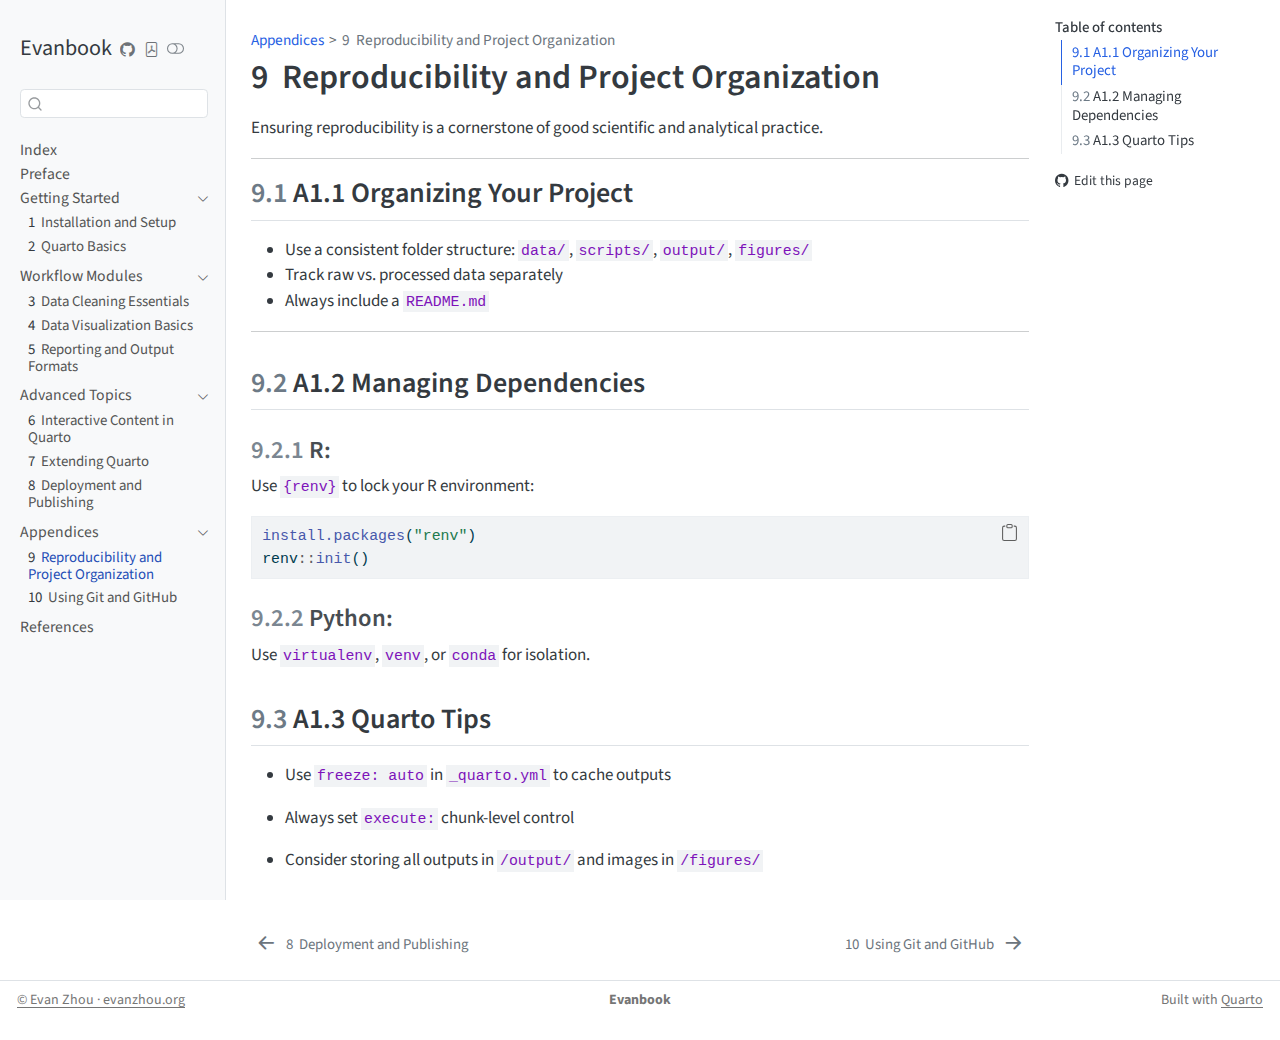
<file: A1_reproducibility.html>
<!DOCTYPE html>
<html xmlns="http://www.w3.org/1999/xhtml" lang="en" xml:lang="en"><head>

<meta charset="utf-8">
<meta name="generator" content="quarto-1.9.37">

<meta name="viewport" content="width=device-width, initial-scale=1.0, user-scalable=yes">


<title>9&nbsp; Reproducibility and Project Organization – Evanbook</title>
<style>
/* Default styles provided by pandoc.
** See https://pandoc.org/MANUAL.html#variables-for-html for config info.
*/
code{white-space: pre-wrap;}
span.smallcaps{font-variant: small-caps;}
div.columns{display: flex; gap: min(4vw, 1.5em);}
div.column{flex: auto; overflow-x: auto;}
div.hanging-indent{margin-left: 1.5em; text-indent: -1.5em;}
ul.task-list{list-style: none;}
ul.task-list li input[type="checkbox"] {
  width: 0.8em;
  margin: 0 0.8em 0.2em -1em; /* quarto-specific, see https://github.com/quarto-dev/quarto-cli/issues/4556 */ 
  vertical-align: middle;
}
/* CSS for syntax highlighting */
html { -webkit-text-size-adjust: 100%; }
pre > code.sourceCode { white-space: pre; position: relative; }
pre > code.sourceCode > span { display: inline-block; line-height: 1.25; }
pre > code.sourceCode > span:empty { height: 1.2em; }
.sourceCode { overflow: visible; }
code.sourceCode > span { color: inherit; text-decoration: inherit; }
div.sourceCode { margin: 1em 0; }
pre.sourceCode { margin: 0; }
@media screen {
div.sourceCode { overflow: auto; }
}
@media print {
pre > code.sourceCode { white-space: pre-wrap; }
pre > code.sourceCode > span { text-indent: -5em; padding-left: 5em; }
}
pre.numberSource code
  { counter-reset: source-line 0; }
pre.numberSource code > span
  { position: relative; left: -4em; counter-increment: source-line; }
pre.numberSource code > span > a:first-child::before
  { content: counter(source-line);
    position: relative; left: -1em; text-align: right; vertical-align: baseline;
    border: none; display: inline-block;
    -webkit-touch-callout: none; -webkit-user-select: none;
    -khtml-user-select: none; -moz-user-select: none;
    -ms-user-select: none; user-select: none;
    padding: 0 4px; width: 4em;
  }
pre.numberSource { margin-left: 3em;  padding-left: 4px; }
div.sourceCode
  {   }
@media screen {
pre > code.sourceCode > span > a:first-child::before { text-decoration: underline; }
}
</style>


<script src="site_libs/quarto-nav/quarto-nav.js"></script>
<script src="site_libs/quarto-nav/headroom.min.js"></script>
<script src="site_libs/clipboard/clipboard.min.js"></script>
<script src="site_libs/quarto-search/autocomplete.umd.js"></script>
<script src="site_libs/quarto-search/fuse.min.js"></script>
<script src="site_libs/quarto-search/quarto-search.js"></script>
<meta name="quarto:offset" content="./">
<link href="./A2_git.html" rel="next">
<link href="./08_deployment.html" rel="prev">
<script src="site_libs/quarto-html/quarto.js" type="module"></script>
<script src="site_libs/quarto-html/tabsets/tabsets.js" type="module"></script>
<script src="site_libs/quarto-html/popper.min.js"></script>
<script src="site_libs/quarto-html/tippy.umd.min.js"></script>
<script src="site_libs/quarto-html/anchor.min.js"></script>
<link href="site_libs/quarto-html/tippy.css" rel="stylesheet">
<link href="site_libs/quarto-html/quarto-syntax-highlighting-7f8f88aac4f3542376d5c11b86a4c14d.css" rel="stylesheet" class="quarto-color-scheme" id="quarto-text-highlighting-styles">
<link href="site_libs/quarto-html/quarto-syntax-highlighting-dark-d0ae9245876894da5ac7e18953ecc5cc.css" rel="stylesheet" class="quarto-color-scheme quarto-color-alternate" id="quarto-text-highlighting-styles">
<link href="site_libs/quarto-html/quarto-syntax-highlighting-7f8f88aac4f3542376d5c11b86a4c14d.css" rel="stylesheet" class="quarto-color-scheme-extra" id="quarto-text-highlighting-styles">
<script src="site_libs/bootstrap/bootstrap.min.js"></script>
<link href="site_libs/bootstrap/bootstrap-icons.css" rel="stylesheet">
<link href="site_libs/bootstrap/bootstrap-db941dfb525b62eaf54a010c0281fc62.min.css" rel="stylesheet" append-hash="true" class="quarto-color-scheme" id="quarto-bootstrap" data-mode="light">
<link href="site_libs/bootstrap/bootstrap-dark-f1f4cccce9ed77b7538b6e1c6718fb3d.min.css" rel="stylesheet" append-hash="true" class="quarto-color-scheme quarto-color-alternate" id="quarto-bootstrap" data-mode="light">
<link href="site_libs/bootstrap/bootstrap-db941dfb525b62eaf54a010c0281fc62.min.css" rel="stylesheet" append-hash="true" class="quarto-color-scheme-extra" id="quarto-bootstrap" data-mode="light">
<script id="quarto-search-options" type="application/json">{
  "location": "sidebar",
  "copy-button": false,
  "collapse-after": 3,
  "panel-placement": "start",
  "type": "textbox",
  "limit": 50,
  "keyboard-shortcut": [
    "f",
    "/",
    "s"
  ],
  "show-item-context": false,
  "language": {
    "search-no-results-text": "No results",
    "search-matching-documents-text": "matching documents",
    "search-copy-link-title": "Copy link to search",
    "search-hide-matches-text": "Hide additional matches",
    "search-more-match-text": "more match in this document",
    "search-more-matches-text": "more matches in this document",
    "search-clear-button-title": "Clear",
    "search-text-placeholder": "",
    "search-detached-cancel-button-title": "Cancel",
    "search-submit-button-title": "Submit",
    "search-label": "Search"
  }
}</script>


</head>

<body class="nav-sidebar docked quarto-light"><script id="quarto-html-before-body" type="application/javascript">
    const toggleBodyColorMode = (bsSheetEl) => {
      const mode = bsSheetEl.getAttribute("data-mode");
      const bodyEl = window.document.querySelector("body");
      if (mode === "dark") {
        bodyEl.classList.add("quarto-dark");
        bodyEl.classList.remove("quarto-light");
      } else {
        bodyEl.classList.add("quarto-light");
        bodyEl.classList.remove("quarto-dark");
      }
    }
    const toggleBodyColorPrimary = () => {
      const bsSheetEl = window.document.querySelector("link#quarto-bootstrap:not([rel=disabled-stylesheet])");
      if (bsSheetEl) {
        toggleBodyColorMode(bsSheetEl);
      }
    }
    const setColorSchemeToggle = (alternate) => {
      const toggles = window.document.querySelectorAll('.quarto-color-scheme-toggle');
      for (let i=0; i < toggles.length; i++) {
        const toggle = toggles[i];
        if (toggle) {
          if (alternate) {
            toggle.classList.add("alternate");
          } else {
            toggle.classList.remove("alternate");
          }
        }
      }
    };
    const toggleColorMode = (alternate) => {
      // Switch the stylesheets
      const primaryStylesheets = window.document.querySelectorAll('link.quarto-color-scheme:not(.quarto-color-alternate)');
      const alternateStylesheets = window.document.querySelectorAll('link.quarto-color-scheme.quarto-color-alternate');
      manageTransitions('#quarto-margin-sidebar .nav-link', false);
      if (alternate) {
        // note: dark is layered on light, we don't disable primary!
        enableStylesheet(alternateStylesheets);
        for (const sheetNode of alternateStylesheets) {
          if (sheetNode.id === "quarto-bootstrap") {
            toggleBodyColorMode(sheetNode);
          }
        }
      } else {
        disableStylesheet(alternateStylesheets);
        enableStylesheet(primaryStylesheets)
        toggleBodyColorPrimary();
      }
      manageTransitions('#quarto-margin-sidebar .nav-link', true);
      // Switch the toggles
      setColorSchemeToggle(alternate)
      // Hack to workaround the fact that safari doesn't
      // properly recolor the scrollbar when toggling (#1455)
      if (navigator.userAgent.indexOf('Safari') > 0 && navigator.userAgent.indexOf('Chrome') == -1) {
        manageTransitions("body", false);
        window.scrollTo(0, 1);
        setTimeout(() => {
          window.scrollTo(0, 0);
          manageTransitions("body", true);
        }, 40);
      }
    }
    const disableStylesheet = (stylesheets) => {
      for (let i=0; i < stylesheets.length; i++) {
        const stylesheet = stylesheets[i];
        stylesheet.rel = 'disabled-stylesheet';
      }
    }
    const enableStylesheet = (stylesheets) => {
      for (let i=0; i < stylesheets.length; i++) {
        const stylesheet = stylesheets[i];
        if(stylesheet.rel !== 'stylesheet') { // for Chrome, which will still FOUC without this check
          stylesheet.rel = 'stylesheet';
        }
      }
    }
    const manageTransitions = (selector, allowTransitions) => {
      const els = window.document.querySelectorAll(selector);
      for (let i=0; i < els.length; i++) {
        const el = els[i];
        if (allowTransitions) {
          el.classList.remove('notransition');
        } else {
          el.classList.add('notransition');
        }
      }
    }
    const isFileUrl = () => {
      return window.location.protocol === 'file:';
    }
    const hasAlternateSentinel = () => {
      let styleSentinel = getColorSchemeSentinel();
      if (styleSentinel !== null) {
        return styleSentinel === "alternate";
      } else {
        return false;
      }
    }
    const setStyleSentinel = (alternate) => {
      const value = alternate ? "alternate" : "default";
      if (!isFileUrl()) {
        window.localStorage.setItem("quarto-color-scheme", value);
      } else {
        localAlternateSentinel = value;
      }
    }
    const getColorSchemeSentinel = () => {
      if (!isFileUrl()) {
        const storageValue = window.localStorage.getItem("quarto-color-scheme");
        return storageValue != null ? storageValue : localAlternateSentinel;
      } else {
        return localAlternateSentinel;
      }
    }
    const toggleGiscusIfUsed = (isAlternate, darkModeDefault) => {
      const baseTheme = document.querySelector('#giscus-base-theme')?.value ?? 'light';
      const alternateTheme = document.querySelector('#giscus-alt-theme')?.value ?? 'dark';
      let newTheme = '';
      if(authorPrefersDark) {
        newTheme = isAlternate ? baseTheme : alternateTheme;
      } else {
        newTheme = isAlternate ? alternateTheme : baseTheme;
      }
      const changeGiscusTheme = () => {
        // From: https://github.com/giscus/giscus/issues/336
        const sendMessage = (message) => {
          const iframe = document.querySelector('iframe.giscus-frame');
          if (!iframe) return;
          iframe.contentWindow.postMessage({ giscus: message }, 'https://giscus.app');
        }
        sendMessage({
          setConfig: {
            theme: newTheme
          }
        });
      }
      const isGiscussLoaded = window.document.querySelector('iframe.giscus-frame') !== null;
      if (isGiscussLoaded) {
        changeGiscusTheme();
      }
    };
    const authorPrefersDark = false;
    const darkModeDefault = authorPrefersDark;
      document.querySelector('link#quarto-text-highlighting-styles.quarto-color-scheme-extra').rel = 'disabled-stylesheet';
      document.querySelector('link#quarto-bootstrap.quarto-color-scheme-extra').rel = 'disabled-stylesheet';
    let localAlternateSentinel = darkModeDefault ? 'alternate' : 'default';
    // Dark / light mode switch
    window.quartoToggleColorScheme = () => {
      // Read the current dark / light value
      let toAlternate = !hasAlternateSentinel();
      toggleColorMode(toAlternate);
      setStyleSentinel(toAlternate);
      toggleGiscusIfUsed(toAlternate, darkModeDefault);
      window.dispatchEvent(new Event('resize'));
    };
    // Switch to dark mode if need be
    if (hasAlternateSentinel()) {
      toggleColorMode(true);
    } else {
      toggleColorMode(false);
    }
  </script>

<div id="quarto-search-results"></div>
  <header id="quarto-header" class="headroom fixed-top">
  <nav class="quarto-secondary-nav">
    <div class="container-fluid d-flex">
      <button type="button" class="quarto-btn-toggle btn" data-bs-toggle="collapse" role="button" data-bs-target=".quarto-sidebar-collapse-item" aria-controls="quarto-sidebar" aria-expanded="false" aria-label="Toggle sidebar navigation" onclick="if (window.quartoToggleHeadroom) { window.quartoToggleHeadroom(); }">
        <i class="bi bi-layout-text-sidebar-reverse"></i>
      </button>
        <nav class="quarto-page-breadcrumbs" aria-label="breadcrumb"><ol class="breadcrumb"><li class="breadcrumb-item"><a href="./A1_reproducibility.html">Appendices</a></li><li class="breadcrumb-item"><a href="./A1_reproducibility.html"><span class="chapter-number">9</span>&nbsp; <span class="chapter-title">Reproducibility and Project Organization</span></a></li></ol></nav>
        <a class="flex-grow-1" role="navigation" data-bs-toggle="collapse" data-bs-target=".quarto-sidebar-collapse-item" aria-controls="quarto-sidebar" aria-expanded="false" aria-label="Toggle sidebar navigation" onclick="if (window.quartoToggleHeadroom) { window.quartoToggleHeadroom(); }">      
        </a>
      <button type="button" class="btn quarto-search-button" aria-label="Search" onclick="window.quartoOpenSearch();">
        <i class="bi bi-search"></i>
      </button>
    </div>
  </nav>
</header>
<!-- content -->
<div id="quarto-content" class="quarto-container page-columns page-rows-contents page-layout-article">
<!-- sidebar -->
  <nav id="quarto-sidebar" class="sidebar collapse collapse-horizontal quarto-sidebar-collapse-item sidebar-navigation docked overflow-auto">
    <div class="pt-lg-2 mt-2 text-left sidebar-header">
    <div class="sidebar-title mb-0 py-0">
      <a href="./">Evanbook</a> 
        <div class="sidebar-tools-main tools-wide">
    <a href="https://github.com/evanbio/evanbook" title="Source Code" class="quarto-navigation-tool px-1" aria-label="Source Code"><i class="bi bi-github"></i></a>
    <a href="./Evanbook.pdf" title="Download PDF" class="quarto-navigation-tool px-1" aria-label="Download PDF"><i class="bi bi-file-pdf"></i></a>
  <a href="" class="quarto-color-scheme-toggle quarto-navigation-tool  px-1" onclick="window.quartoToggleColorScheme(); return false;" title="Toggle dark mode"><i class="bi"></i></a>
</div>
    </div>
      </div>
        <div class="mt-2 flex-shrink-0 align-items-center">
        <div class="sidebar-search">
        <div id="quarto-search" class="" title="Search"></div>
        </div>
        </div>
    <div class="sidebar-menu-container"> 
    <ul class="list-unstyled mt-1">
        <li class="sidebar-item">
  <div class="sidebar-item-container"> 
  <a href="./index.html" class="sidebar-item-text sidebar-link">
 <span class="menu-text">Index</span></a>
  </div>
</li>
        <li class="sidebar-item">
  <div class="sidebar-item-container"> 
  <a href="./preface.html" class="sidebar-item-text sidebar-link">
 <span class="menu-text">Preface</span></a>
  </div>
</li>
        <li class="sidebar-item sidebar-item-section">
      <div class="sidebar-item-container"> 
            <a class="sidebar-item-text sidebar-link text-start" data-bs-toggle="collapse" data-bs-target="#quarto-sidebar-section-1" role="navigation" aria-expanded="true">
 <span class="menu-text">Getting Started</span></a>
          <a class="sidebar-item-toggle text-start" data-bs-toggle="collapse" data-bs-target="#quarto-sidebar-section-1" role="navigation" aria-expanded="true" aria-label="Toggle section">
            <i class="bi bi-chevron-right ms-2"></i>
          </a> 
      </div>
      <ul id="quarto-sidebar-section-1" class="collapse list-unstyled sidebar-section depth1 show">  
          <li class="sidebar-item">
  <div class="sidebar-item-container"> 
  <a href="./01_installation.html" class="sidebar-item-text sidebar-link">
 <span class="menu-text"><span class="chapter-number">1</span>&nbsp; <span class="chapter-title">Installation and Setup</span></span></a>
  </div>
</li>
          <li class="sidebar-item">
  <div class="sidebar-item-container"> 
  <a href="./02_quarto-basics.html" class="sidebar-item-text sidebar-link">
 <span class="menu-text"><span class="chapter-number">2</span>&nbsp; <span class="chapter-title">Quarto Basics</span></span></a>
  </div>
</li>
      </ul>
  </li>
        <li class="sidebar-item sidebar-item-section">
      <div class="sidebar-item-container"> 
            <a class="sidebar-item-text sidebar-link text-start" data-bs-toggle="collapse" data-bs-target="#quarto-sidebar-section-2" role="navigation" aria-expanded="true">
 <span class="menu-text">Workflow Modules</span></a>
          <a class="sidebar-item-toggle text-start" data-bs-toggle="collapse" data-bs-target="#quarto-sidebar-section-2" role="navigation" aria-expanded="true" aria-label="Toggle section">
            <i class="bi bi-chevron-right ms-2"></i>
          </a> 
      </div>
      <ul id="quarto-sidebar-section-2" class="collapse list-unstyled sidebar-section depth1 show">  
          <li class="sidebar-item">
  <div class="sidebar-item-container"> 
  <a href="./03_data-cleaning.html" class="sidebar-item-text sidebar-link">
 <span class="menu-text"><span class="chapter-number">3</span>&nbsp; <span class="chapter-title">Data Cleaning Essentials</span></span></a>
  </div>
</li>
          <li class="sidebar-item">
  <div class="sidebar-item-container"> 
  <a href="./04_visualization.html" class="sidebar-item-text sidebar-link">
 <span class="menu-text"><span class="chapter-number">4</span>&nbsp; <span class="chapter-title">Data Visualization Basics</span></span></a>
  </div>
</li>
          <li class="sidebar-item">
  <div class="sidebar-item-container"> 
  <a href="./05_reporting.html" class="sidebar-item-text sidebar-link">
 <span class="menu-text"><span class="chapter-number">5</span>&nbsp; <span class="chapter-title">Reporting and Output Formats</span></span></a>
  </div>
</li>
      </ul>
  </li>
        <li class="sidebar-item sidebar-item-section">
      <div class="sidebar-item-container"> 
            <a class="sidebar-item-text sidebar-link text-start" data-bs-toggle="collapse" data-bs-target="#quarto-sidebar-section-3" role="navigation" aria-expanded="true">
 <span class="menu-text">Advanced Topics</span></a>
          <a class="sidebar-item-toggle text-start" data-bs-toggle="collapse" data-bs-target="#quarto-sidebar-section-3" role="navigation" aria-expanded="true" aria-label="Toggle section">
            <i class="bi bi-chevron-right ms-2"></i>
          </a> 
      </div>
      <ul id="quarto-sidebar-section-3" class="collapse list-unstyled sidebar-section depth1 show">  
          <li class="sidebar-item">
  <div class="sidebar-item-container"> 
  <a href="./06_interactivity.html" class="sidebar-item-text sidebar-link">
 <span class="menu-text"><span class="chapter-number">6</span>&nbsp; <span class="chapter-title">Interactive Content in Quarto</span></span></a>
  </div>
</li>
          <li class="sidebar-item">
  <div class="sidebar-item-container"> 
  <a href="./07_quarto-extensions.html" class="sidebar-item-text sidebar-link">
 <span class="menu-text"><span class="chapter-number">7</span>&nbsp; <span class="chapter-title">Extending Quarto</span></span></a>
  </div>
</li>
          <li class="sidebar-item">
  <div class="sidebar-item-container"> 
  <a href="./08_deployment.html" class="sidebar-item-text sidebar-link">
 <span class="menu-text"><span class="chapter-number">8</span>&nbsp; <span class="chapter-title">Deployment and Publishing</span></span></a>
  </div>
</li>
      </ul>
  </li>
        <li class="sidebar-item sidebar-item-section">
      <div class="sidebar-item-container"> 
            <a class="sidebar-item-text sidebar-link text-start" data-bs-toggle="collapse" data-bs-target="#quarto-sidebar-section-4" role="navigation" aria-expanded="true">
 <span class="menu-text">Appendices</span></a>
          <a class="sidebar-item-toggle text-start" data-bs-toggle="collapse" data-bs-target="#quarto-sidebar-section-4" role="navigation" aria-expanded="true" aria-label="Toggle section">
            <i class="bi bi-chevron-right ms-2"></i>
          </a> 
      </div>
      <ul id="quarto-sidebar-section-4" class="collapse list-unstyled sidebar-section depth1 show">  
          <li class="sidebar-item">
  <div class="sidebar-item-container"> 
  <a href="./A1_reproducibility.html" class="sidebar-item-text sidebar-link active">
 <span class="menu-text"><span class="chapter-number">9</span>&nbsp; <span class="chapter-title">Reproducibility and Project Organization</span></span></a>
  </div>
</li>
          <li class="sidebar-item">
  <div class="sidebar-item-container"> 
  <a href="./A2_git.html" class="sidebar-item-text sidebar-link">
 <span class="menu-text"><span class="chapter-number">10</span>&nbsp; <span class="chapter-title">Using Git and GitHub</span></span></a>
  </div>
</li>
      </ul>
  </li>
        <li class="sidebar-item">
  <div class="sidebar-item-container"> 
  <a href="./references.html" class="sidebar-item-text sidebar-link">
 <span class="menu-text">References</span></a>
  </div>
</li>
    </ul>
    </div>
</nav>
<div id="quarto-sidebar-glass" class="quarto-sidebar-collapse-item" data-bs-toggle="collapse" data-bs-target=".quarto-sidebar-collapse-item"></div>
<!-- margin-sidebar -->
    <div id="quarto-margin-sidebar" class="sidebar margin-sidebar">
        <nav id="TOC" role="doc-toc" class="toc-active">
    <h2 id="toc-title">Table of contents</h2>
   
  <ul>
  <li><a href="#a1.1-organizing-your-project" id="toc-a1.1-organizing-your-project" class="nav-link active" data-scroll-target="#a1.1-organizing-your-project"><span class="header-section-number">9.1</span> A1.1 Organizing Your Project</a></li>
  <li><a href="#a1.2-managing-dependencies" id="toc-a1.2-managing-dependencies" class="nav-link" data-scroll-target="#a1.2-managing-dependencies"><span class="header-section-number">9.2</span> A1.2 Managing Dependencies</a>
  <ul class="collapse">
  <li><a href="#r" id="toc-r" class="nav-link" data-scroll-target="#r"><span class="header-section-number">9.2.1</span> R:</a></li>
  <li><a href="#python" id="toc-python" class="nav-link" data-scroll-target="#python"><span class="header-section-number">9.2.2</span> Python:</a></li>
  </ul></li>
  <li><a href="#a1.3-quarto-tips" id="toc-a1.3-quarto-tips" class="nav-link" data-scroll-target="#a1.3-quarto-tips"><span class="header-section-number">9.3</span> A1.3 Quarto Tips</a></li>
  </ul>
<div class="toc-actions"><ul><li><a href="https://github.com/evanbio/evanbook/edit/main/A1_reproducibility.qmd" class="toc-action"><i class="bi bi-github"></i>Edit this page</a></li></ul></div></nav>
    </div>
<!-- main -->
<main class="content" id="quarto-document-content">


<header id="title-block-header" class="quarto-title-block default"><nav class="quarto-page-breadcrumbs quarto-title-breadcrumbs d-none d-lg-block" aria-label="breadcrumb"><ol class="breadcrumb"><li class="breadcrumb-item"><a href="./A1_reproducibility.html">Appendices</a></li><li class="breadcrumb-item"><a href="./A1_reproducibility.html"><span class="chapter-number">9</span>&nbsp; <span class="chapter-title">Reproducibility and Project Organization</span></a></li></ol></nav>
<div class="quarto-title">
<h1 class="title"><span class="chapter-number">9</span>&nbsp; <span class="chapter-title">Reproducibility and Project Organization</span></h1>
</div>



<div class="quarto-title-meta">

    
  
    
  </div>
  


</header>


<p>Ensuring reproducibility is a cornerstone of good scientific and analytical practice.</p>
<hr>
<section id="a1.1-organizing-your-project" class="level2" data-number="9.1">
<h2 data-number="9.1" class="anchored" data-anchor-id="a1.1-organizing-your-project"><span class="header-section-number">9.1</span> A1.1 Organizing Your Project</h2>
<ul>
<li>Use a consistent folder structure: <code>data/</code>, <code>scripts/</code>, <code>output/</code>, <code>figures/</code></li>
<li>Track raw vs.&nbsp;processed data separately</li>
<li>Always include a <code>README.md</code></li>
</ul>
<hr>
</section>
<section id="a1.2-managing-dependencies" class="level2" data-number="9.2">
<h2 data-number="9.2" class="anchored" data-anchor-id="a1.2-managing-dependencies"><span class="header-section-number">9.2</span> A1.2 Managing Dependencies</h2>
<section id="r" class="level3" data-number="9.2.1">
<h3 data-number="9.2.1" class="anchored" data-anchor-id="r"><span class="header-section-number">9.2.1</span> R:</h3>
<p>Use <code>{renv}</code> to lock your R environment:</p>
<div class="code-copy-outer-scaffold"><div class="sourceCode" id="cb1"><pre class="sourceCode r code-with-copy"><code class="sourceCode r"><span id="cb1-1"><a href="#cb1-1" aria-hidden="true" tabindex="-1"></a><span class="fu">install.packages</span>(<span class="st">"renv"</span>)</span>
<span id="cb1-2"><a href="#cb1-2" aria-hidden="true" tabindex="-1"></a>renv<span class="sc">::</span><span class="fu">init</span>()</span></code></pre></div><button title="Copy to Clipboard" class="code-copy-button"><i class="bi"></i></button></div>
</section>
<section id="python" class="level3" data-number="9.2.2">
<h3 data-number="9.2.2" class="anchored" data-anchor-id="python"><span class="header-section-number">9.2.2</span> Python:</h3>
<p>Use <code>virtualenv</code>, <code>venv</code>, or <code>conda</code> for isolation.</p>
</section>
</section>
<section id="a1.3-quarto-tips" class="level2" data-number="9.3">
<h2 data-number="9.3" class="anchored" data-anchor-id="a1.3-quarto-tips"><span class="header-section-number">9.3</span> A1.3 Quarto Tips</h2>
<ul>
<li><p>Use <code>freeze: auto</code> in <code>_quarto.yml</code> to cache outputs</p></li>
<li><p>Always set <code>execute:</code> chunk-level control</p></li>
<li><p>Consider storing all outputs in <code>/output/</code> and images in <code>/figures/</code></p></li>
</ul>


</section>

</main> <!-- /main -->
<script id="quarto-html-after-body" type="application/javascript">
  window.document.addEventListener("DOMContentLoaded", function (event) {
    // Ensure there is a toggle, if there isn't float one in the top right
    if (window.document.querySelector('.quarto-color-scheme-toggle') === null) {
      const a = window.document.createElement('a');
      a.classList.add('top-right');
      a.classList.add('quarto-color-scheme-toggle');
      a.href = "";
      a.onclick = function() { try { window.quartoToggleColorScheme(); } catch {} return false; };
      const i = window.document.createElement("i");
      i.classList.add('bi');
      a.appendChild(i);
      window.document.body.appendChild(a);
    }
    setColorSchemeToggle(hasAlternateSentinel())
    const icon = "";
    const anchorJS = new window.AnchorJS();
    anchorJS.options = {
      placement: 'right',
      icon: icon
    };
    anchorJS.add('.anchored');
    const isCodeAnnotation = (el) => {
      for (const clz of el.classList) {
        if (clz.startsWith('code-annotation-')) {                     
          return true;
        }
      }
      return false;
    }
    const onCopySuccess = function(e) {
      // button target
      const button = e.trigger;
      // don't keep focus
      button.blur();
      // flash "checked"
      button.classList.add('code-copy-button-checked');
      var currentTitle = button.getAttribute("title");
      button.setAttribute("title", "Copied!");
      let tooltip;
      if (window.bootstrap) {
        button.setAttribute("data-bs-toggle", "tooltip");
        button.setAttribute("data-bs-placement", "left");
        button.setAttribute("data-bs-title", "Copied!");
        tooltip = new bootstrap.Tooltip(button, 
          { trigger: "manual", 
            customClass: "code-copy-button-tooltip",
            offset: [0, -8]});
        tooltip.show();    
      }
      setTimeout(function() {
        if (tooltip) {
          tooltip.hide();
          button.removeAttribute("data-bs-title");
          button.removeAttribute("data-bs-toggle");
          button.removeAttribute("data-bs-placement");
        }
        button.setAttribute("title", currentTitle);
        button.classList.remove('code-copy-button-checked');
      }, 1000);
      // clear code selection
      e.clearSelection();
    }
    const getTextToCopy = function(trigger) {
      const outerScaffold = trigger.parentElement.cloneNode(true);
      const codeEl = outerScaffold.querySelector('code');
      for (const childEl of codeEl.children) {
        if (isCodeAnnotation(childEl)) {
          childEl.remove();
        }
      }
      return codeEl.innerText;
    }
    const clipboard = new window.ClipboardJS('.code-copy-button:not([data-in-quarto-modal])', {
      text: getTextToCopy
    });
    clipboard.on('success', onCopySuccess);
    if (window.document.getElementById('quarto-embedded-source-code-modal')) {
      const clipboardModal = new window.ClipboardJS('.code-copy-button[data-in-quarto-modal]', {
        text: getTextToCopy,
        container: window.document.getElementById('quarto-embedded-source-code-modal')
      });
      clipboardModal.on('success', onCopySuccess);
    }
      var localhostRegex = new RegExp(/^(?:http|https):\/\/localhost\:?[0-9]*\//);
      var mailtoRegex = new RegExp(/^mailto:/);
        var filterRegex = new RegExp("https:\/\/evanbio\.github\.io\/evanbook");
      var isInternal = (href) => {
          return filterRegex.test(href) || localhostRegex.test(href) || mailtoRegex.test(href);
      }
      // Inspect non-navigation links and adorn them if external
     var links = window.document.querySelectorAll('a[href]:not(.nav-link):not(.navbar-brand):not(.toc-action):not(.sidebar-link):not(.sidebar-item-toggle):not(.pagination-link):not(.no-external):not([aria-hidden]):not(.dropdown-item):not(.quarto-navigation-tool):not(.about-link)');
      for (var i=0; i<links.length; i++) {
        const link = links[i];
        if (!isInternal(link.href)) {
          // undo the damage that might have been done by quarto-nav.js in the case of
          // links that we want to consider external
          if (link.dataset.originalHref !== undefined) {
            link.href = link.dataset.originalHref;
          }
        }
      }
    function tippyHover(el, contentFn, onTriggerFn, onUntriggerFn) {
      const config = {
        allowHTML: true,
        maxWidth: 500,
        delay: 100,
        arrow: false,
        appendTo: function(el) {
            return el.parentElement;
        },
        interactive: true,
        interactiveBorder: 10,
        theme: 'quarto',
        placement: 'bottom-start',
      };
      if (contentFn) {
        config.content = contentFn;
      }
      if (onTriggerFn) {
        config.onTrigger = onTriggerFn;
      }
      if (onUntriggerFn) {
        config.onUntrigger = onUntriggerFn;
      }
      window.tippy(el, config); 
    }
    const noterefs = window.document.querySelectorAll('a[role="doc-noteref"]');
    for (var i=0; i<noterefs.length; i++) {
      const ref = noterefs[i];
      tippyHover(ref, function() {
        // use id or data attribute instead here
        let href = ref.getAttribute('data-footnote-href') || ref.getAttribute('href');
        try { href = new URL(href).hash; } catch {}
        const id = href.replace(/^#\/?/, "");
        const note = window.document.getElementById(id);
        if (note) {
          return note.innerHTML;
        } else {
          return "";
        }
      });
    }
    const xrefs = window.document.querySelectorAll('a.quarto-xref');
    const processXRef = (id, note) => {
      // Strip column container classes
      const stripColumnClz = (el) => {
        el.classList.remove("page-full", "page-columns");
        if (el.children) {
          for (const child of el.children) {
            stripColumnClz(child);
          }
        }
      }
      stripColumnClz(note)
      if (id === null || id.startsWith('sec-')) {
        // Special case sections, only their first couple elements
        const container = document.createElement("div");
        if (note.children && note.children.length > 2) {
          container.appendChild(note.children[0].cloneNode(true));
          for (let i = 1; i < note.children.length; i++) {
            const child = note.children[i];
            if (child.tagName === "P" && child.innerText === "") {
              continue;
            } else {
              container.appendChild(child.cloneNode(true));
              break;
            }
          }
          if (window.Quarto?.typesetMath) {
            window.Quarto.typesetMath(container);
          }
          return container.innerHTML
        } else {
          if (window.Quarto?.typesetMath) {
            window.Quarto.typesetMath(note);
          }
          return note.innerHTML;
        }
      } else {
        // Remove any anchor links if they are present
        const anchorLink = note.querySelector('a.anchorjs-link');
        if (anchorLink) {
          anchorLink.remove();
        }
        if (window.Quarto?.typesetMath) {
          window.Quarto.typesetMath(note);
        }
        if (note.classList.contains("callout")) {
          return note.outerHTML;
        } else {
          return note.innerHTML;
        }
      }
    }
    for (var i=0; i<xrefs.length; i++) {
      const xref = xrefs[i];
      tippyHover(xref, undefined, function(instance) {
        instance.disable();
        let url = xref.getAttribute('href');
        let hash = undefined; 
        if (url.startsWith('#')) {
          hash = url;
        } else {
          try { hash = new URL(url).hash; } catch {}
        }
        if (hash) {
          const id = hash.replace(/^#\/?/, "");
          const note = window.document.getElementById(id);
          if (note !== null) {
            try {
              const html = processXRef(id, note.cloneNode(true));
              instance.setContent(html);
            } finally {
              instance.enable();
              instance.show();
            }
          } else {
            // See if we can fetch this
            fetch(url.split('#')[0])
            .then(res => res.text())
            .then(html => {
              const parser = new DOMParser();
              const htmlDoc = parser.parseFromString(html, "text/html");
              const note = htmlDoc.getElementById(id);
              if (note !== null) {
                const html = processXRef(id, note);
                instance.setContent(html);
              } 
            }).finally(() => {
              instance.enable();
              instance.show();
            });
          }
        } else {
          // See if we can fetch a full url (with no hash to target)
          // This is a special case and we should probably do some content thinning / targeting
          fetch(url)
          .then(res => res.text())
          .then(html => {
            const parser = new DOMParser();
            const htmlDoc = parser.parseFromString(html, "text/html");
            const note = htmlDoc.querySelector('main.content');
            if (note !== null) {
              // This should only happen for chapter cross references
              // (since there is no id in the URL)
              // remove the first header
              if (note.children.length > 0 && note.children[0].tagName === "HEADER") {
                note.children[0].remove();
              }
              const html = processXRef(null, note);
              instance.setContent(html);
            } 
          }).finally(() => {
            instance.enable();
            instance.show();
          });
        }
      }, function(instance) {
      });
    }
        let selectedAnnoteEl;
        const selectorForAnnotation = ( cell, annotation) => {
          let cellAttr = 'data-code-cell="' + cell + '"';
          let lineAttr = 'data-code-annotation="' +  annotation + '"';
          const selector = 'span[' + cellAttr + '][' + lineAttr + ']';
          return selector;
        }
        const selectCodeLines = (annoteEl) => {
          const doc = window.document;
          const targetCell = annoteEl.getAttribute("data-target-cell");
          const targetAnnotation = annoteEl.getAttribute("data-target-annotation");
          const annoteSpan = window.document.querySelector(selectorForAnnotation(targetCell, targetAnnotation));
          const lines = annoteSpan.getAttribute("data-code-lines").split(",");
          const lineIds = lines.map((line) => {
            return targetCell + "-" + line;
          })
          let top = null;
          let height = null;
          let parent = null;
          if (lineIds.length > 0) {
              //compute the position of the single el (top and bottom and make a div)
              const el = window.document.getElementById(lineIds[0]);
              top = el.offsetTop;
              height = el.offsetHeight;
              parent = el.parentElement.parentElement;
            if (lineIds.length > 1) {
              const lastEl = window.document.getElementById(lineIds[lineIds.length - 1]);
              const bottom = lastEl.offsetTop + lastEl.offsetHeight;
              height = bottom - top;
            }
            if (top !== null && height !== null && parent !== null) {
              // cook up a div (if necessary) and position it 
              let div = window.document.getElementById("code-annotation-line-highlight");
              if (div === null) {
                div = window.document.createElement("div");
                div.setAttribute("id", "code-annotation-line-highlight");
                div.style.position = 'absolute';
                parent.appendChild(div);
              }
              div.style.top = top - 2 + "px";
              div.style.height = height + 4 + "px";
              div.style.left = 0;
              let gutterDiv = window.document.getElementById("code-annotation-line-highlight-gutter");
              if (gutterDiv === null) {
                gutterDiv = window.document.createElement("div");
                gutterDiv.setAttribute("id", "code-annotation-line-highlight-gutter");
                gutterDiv.style.position = 'absolute';
                const codeCell = window.document.getElementById(targetCell);
                const gutter = codeCell.querySelector('.code-annotation-gutter');
                gutter.appendChild(gutterDiv);
              }
              gutterDiv.style.top = top - 2 + "px";
              gutterDiv.style.height = height + 4 + "px";
            }
            selectedAnnoteEl = annoteEl;
          }
        };
        const unselectCodeLines = () => {
          const elementsIds = ["code-annotation-line-highlight", "code-annotation-line-highlight-gutter"];
          elementsIds.forEach((elId) => {
            const div = window.document.getElementById(elId);
            if (div) {
              div.remove();
            }
          });
          selectedAnnoteEl = undefined;
        };
          // Handle positioning of the toggle
      window.addEventListener(
        "resize",
        throttle(() => {
          elRect = undefined;
          if (selectedAnnoteEl) {
            selectCodeLines(selectedAnnoteEl);
          }
        }, 10)
      );
      function throttle(fn, ms) {
      let throttle = false;
      let timer;
        return (...args) => {
          if(!throttle) { // first call gets through
              fn.apply(this, args);
              throttle = true;
          } else { // all the others get throttled
              if(timer) clearTimeout(timer); // cancel #2
              timer = setTimeout(() => {
                fn.apply(this, args);
                timer = throttle = false;
              }, ms);
          }
        };
      }
        // Attach click handler to the DT
        const annoteDls = window.document.querySelectorAll('dt[data-target-cell]');
        for (const annoteDlNode of annoteDls) {
          annoteDlNode.addEventListener('click', (event) => {
            const clickedEl = event.target;
            if (clickedEl !== selectedAnnoteEl) {
              unselectCodeLines();
              const activeEl = window.document.querySelector('dt[data-target-cell].code-annotation-active');
              if (activeEl) {
                activeEl.classList.remove('code-annotation-active');
              }
              selectCodeLines(clickedEl);
              clickedEl.classList.add('code-annotation-active');
            } else {
              // Unselect the line
              unselectCodeLines();
              clickedEl.classList.remove('code-annotation-active');
            }
          });
        }
    const findCites = (el) => {
      const parentEl = el.parentElement;
      if (parentEl) {
        const cites = parentEl.dataset.cites;
        if (cites) {
          return {
            el,
            cites: cites.split(' ')
          };
        } else {
          return findCites(el.parentElement)
        }
      } else {
        return undefined;
      }
    };
    var bibliorefs = window.document.querySelectorAll('a[role="doc-biblioref"]');
    for (var i=0; i<bibliorefs.length; i++) {
      const ref = bibliorefs[i];
      const citeInfo = findCites(ref);
      if (citeInfo) {
        tippyHover(citeInfo.el, function() {
          var popup = window.document.createElement('div');
          citeInfo.cites.forEach(function(cite) {
            var citeDiv = window.document.createElement('div');
            citeDiv.classList.add('hanging-indent');
            citeDiv.classList.add('csl-entry');
            var biblioDiv = window.document.getElementById('ref-' + cite);
            if (biblioDiv) {
              citeDiv.innerHTML = biblioDiv.innerHTML;
            }
            popup.appendChild(citeDiv);
          });
          return popup.innerHTML;
        });
      }
    }
  });
  </script>
<nav class="page-navigation">
  <div class="nav-page nav-page-previous">
      <a href="./08_deployment.html" class="pagination-link" aria-label="Deployment and Publishing">
        <i class="bi bi-arrow-left-short"></i> <span class="nav-page-text"><span class="chapter-number">8</span>&nbsp; <span class="chapter-title">Deployment and Publishing</span></span>
      </a>          
  </div>
  <div class="nav-page nav-page-next">
      <a href="./A2_git.html" class="pagination-link" aria-label="Using Git and GitHub">
        <span class="nav-page-text"><span class="chapter-number">10</span>&nbsp; <span class="chapter-title">Using Git and GitHub</span></span> <i class="bi bi-arrow-right-short"></i>
      </a>
  </div>
</nav>
</div> <!-- /content -->
<footer class="footer">
  <div class="nav-footer">
    <div class="nav-footer-left">
<p><a href="https://evanzhou.org">© Evan Zhou · evanzhou.org</a></p>
</div>   
    <div class="nav-footer-center">
<p><strong>Evanbook</strong></p>
<div class="toc-actions d-sm-block d-md-none"><ul><li><a href="https://github.com/evanbio/evanbook/edit/main/A1_reproducibility.qmd" class="toc-action"><i class="bi bi-github"></i>Edit this page</a></li></ul></div></div>
    <div class="nav-footer-right">
<p>Built with <a href="https://quarto.org/">Quarto</a></p>
</div>
  </div>
</footer>




</body></html>
</file>
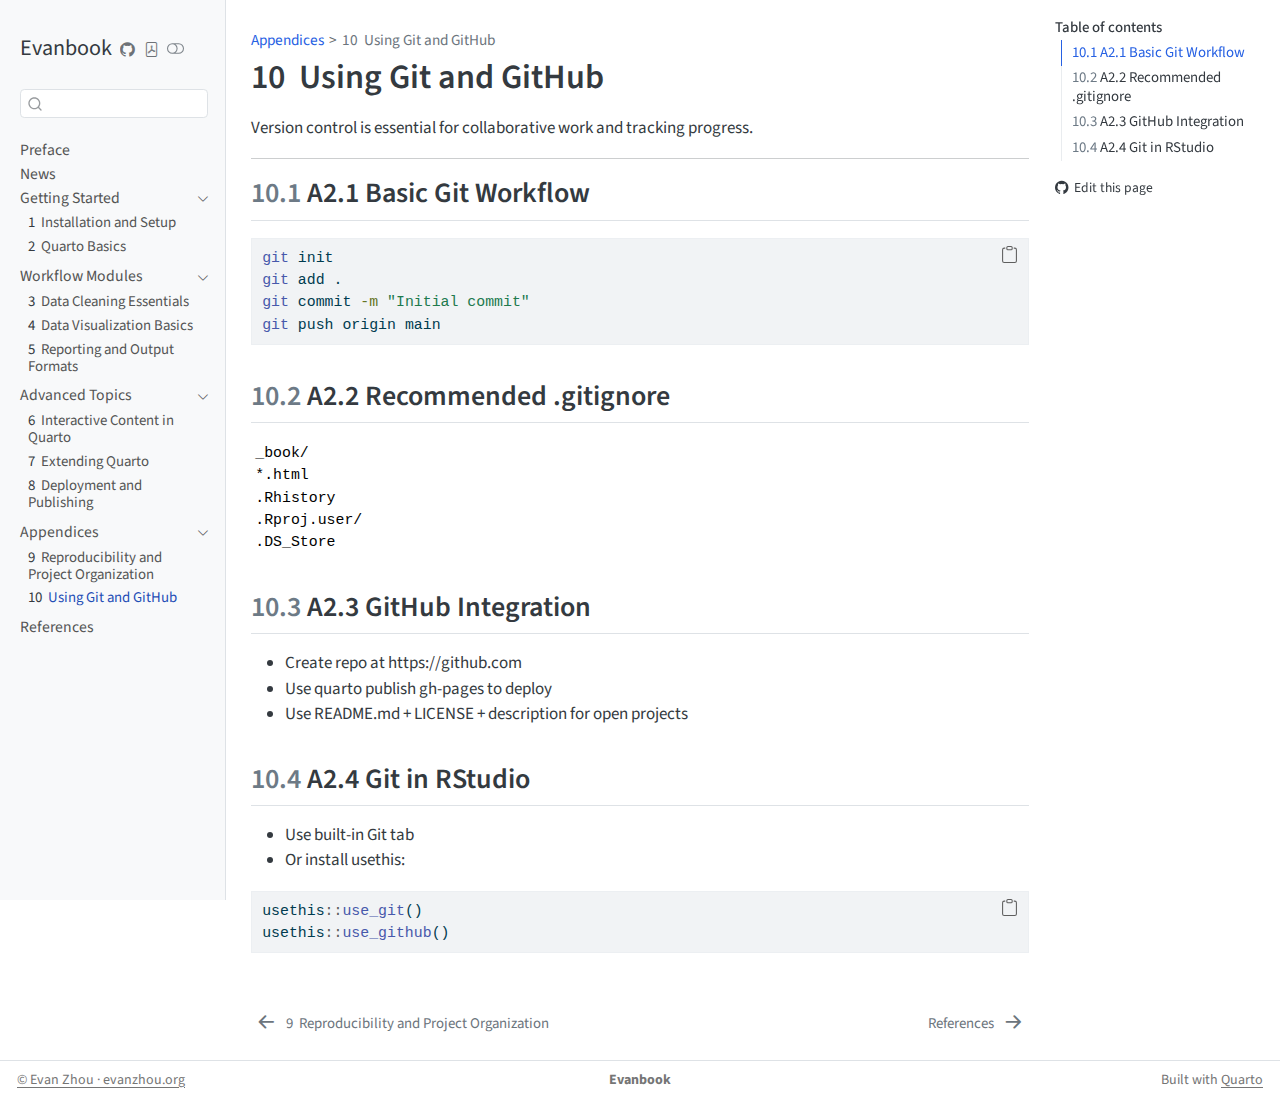
<file: A2_git.html>
<!DOCTYPE html>
<html xmlns="http://www.w3.org/1999/xhtml" lang="en" xml:lang="en"><head>

<meta charset="utf-8">
<meta name="generator" content="quarto-1.9.37">

<meta name="viewport" content="width=device-width, initial-scale=1.0, user-scalable=yes">


<title>10&nbsp; Using Git and GitHub – Evanbook</title>
<style>
/* Default styles provided by pandoc.
** See https://pandoc.org/MANUAL.html#variables-for-html for config info.
*/
code{white-space: pre-wrap;}
span.smallcaps{font-variant: small-caps;}
div.columns{display: flex; gap: min(4vw, 1.5em);}
div.column{flex: auto; overflow-x: auto;}
div.hanging-indent{margin-left: 1.5em; text-indent: -1.5em;}
ul.task-list{list-style: none;}
ul.task-list li input[type="checkbox"] {
  width: 0.8em;
  margin: 0 0.8em 0.2em -1em; /* quarto-specific, see https://github.com/quarto-dev/quarto-cli/issues/4556 */ 
  vertical-align: middle;
}
/* CSS for syntax highlighting */
html { -webkit-text-size-adjust: 100%; }
pre > code.sourceCode { white-space: pre; position: relative; }
pre > code.sourceCode > span { display: inline-block; line-height: 1.25; }
pre > code.sourceCode > span:empty { height: 1.2em; }
.sourceCode { overflow: visible; }
code.sourceCode > span { color: inherit; text-decoration: inherit; }
div.sourceCode { margin: 1em 0; }
pre.sourceCode { margin: 0; }
@media screen {
div.sourceCode { overflow: auto; }
}
@media print {
pre > code.sourceCode { white-space: pre-wrap; }
pre > code.sourceCode > span { text-indent: -5em; padding-left: 5em; }
}
pre.numberSource code
  { counter-reset: source-line 0; }
pre.numberSource code > span
  { position: relative; left: -4em; counter-increment: source-line; }
pre.numberSource code > span > a:first-child::before
  { content: counter(source-line);
    position: relative; left: -1em; text-align: right; vertical-align: baseline;
    border: none; display: inline-block;
    -webkit-touch-callout: none; -webkit-user-select: none;
    -khtml-user-select: none; -moz-user-select: none;
    -ms-user-select: none; user-select: none;
    padding: 0 4px; width: 4em;
  }
pre.numberSource { margin-left: 3em;  padding-left: 4px; }
div.sourceCode
  {   }
@media screen {
pre > code.sourceCode > span > a:first-child::before { text-decoration: underline; }
}
</style>


<script src="site_libs/quarto-nav/quarto-nav.js"></script>
<script src="site_libs/quarto-nav/headroom.min.js"></script>
<script src="site_libs/clipboard/clipboard.min.js"></script>
<script src="site_libs/quarto-search/autocomplete.umd.js"></script>
<script src="site_libs/quarto-search/fuse.min.js"></script>
<script src="site_libs/quarto-search/quarto-search.js"></script>
<meta name="quarto:offset" content="./">
<link href="./references.html" rel="next">
<link href="./A1_reproducibility.html" rel="prev">
<script src="site_libs/quarto-html/quarto.js" type="module"></script>
<script src="site_libs/quarto-html/tabsets/tabsets.js" type="module"></script>
<script src="site_libs/quarto-html/popper.min.js"></script>
<script src="site_libs/quarto-html/tippy.umd.min.js"></script>
<script src="site_libs/quarto-html/anchor.min.js"></script>
<link href="site_libs/quarto-html/tippy.css" rel="stylesheet">
<link href="site_libs/quarto-html/quarto-syntax-highlighting-7f8f88aac4f3542376d5c11b86a4c14d.css" rel="stylesheet" class="quarto-color-scheme" id="quarto-text-highlighting-styles">
<link href="site_libs/quarto-html/quarto-syntax-highlighting-dark-d0ae9245876894da5ac7e18953ecc5cc.css" rel="stylesheet" class="quarto-color-scheme quarto-color-alternate" id="quarto-text-highlighting-styles">
<link href="site_libs/quarto-html/quarto-syntax-highlighting-7f8f88aac4f3542376d5c11b86a4c14d.css" rel="stylesheet" class="quarto-color-scheme-extra" id="quarto-text-highlighting-styles">
<script src="site_libs/bootstrap/bootstrap.min.js"></script>
<link href="site_libs/bootstrap/bootstrap-icons.css" rel="stylesheet">
<link href="site_libs/bootstrap/bootstrap-db941dfb525b62eaf54a010c0281fc62.min.css" rel="stylesheet" append-hash="true" class="quarto-color-scheme" id="quarto-bootstrap" data-mode="light">
<link href="site_libs/bootstrap/bootstrap-dark-f1f4cccce9ed77b7538b6e1c6718fb3d.min.css" rel="stylesheet" append-hash="true" class="quarto-color-scheme quarto-color-alternate" id="quarto-bootstrap" data-mode="light">
<link href="site_libs/bootstrap/bootstrap-db941dfb525b62eaf54a010c0281fc62.min.css" rel="stylesheet" append-hash="true" class="quarto-color-scheme-extra" id="quarto-bootstrap" data-mode="light">
<script id="quarto-search-options" type="application/json">{
  "location": "sidebar",
  "copy-button": false,
  "collapse-after": 3,
  "panel-placement": "start",
  "type": "textbox",
  "limit": 50,
  "keyboard-shortcut": [
    "f",
    "/",
    "s"
  ],
  "show-item-context": false,
  "language": {
    "search-no-results-text": "No results",
    "search-matching-documents-text": "matching documents",
    "search-copy-link-title": "Copy link to search",
    "search-hide-matches-text": "Hide additional matches",
    "search-more-match-text": "more match in this document",
    "search-more-matches-text": "more matches in this document",
    "search-clear-button-title": "Clear",
    "search-text-placeholder": "",
    "search-detached-cancel-button-title": "Cancel",
    "search-submit-button-title": "Submit",
    "search-label": "Search"
  }
}</script>


<link rel="stylesheet" href="assets/styles.css">
</head>

<body class="nav-sidebar docked quarto-light"><script id="quarto-html-before-body" type="application/javascript">
    const toggleBodyColorMode = (bsSheetEl) => {
      const mode = bsSheetEl.getAttribute("data-mode");
      const bodyEl = window.document.querySelector("body");
      if (mode === "dark") {
        bodyEl.classList.add("quarto-dark");
        bodyEl.classList.remove("quarto-light");
      } else {
        bodyEl.classList.add("quarto-light");
        bodyEl.classList.remove("quarto-dark");
      }
    }
    const toggleBodyColorPrimary = () => {
      const bsSheetEl = window.document.querySelector("link#quarto-bootstrap:not([rel=disabled-stylesheet])");
      if (bsSheetEl) {
        toggleBodyColorMode(bsSheetEl);
      }
    }
    const setColorSchemeToggle = (alternate) => {
      const toggles = window.document.querySelectorAll('.quarto-color-scheme-toggle');
      for (let i=0; i < toggles.length; i++) {
        const toggle = toggles[i];
        if (toggle) {
          if (alternate) {
            toggle.classList.add("alternate");
          } else {
            toggle.classList.remove("alternate");
          }
        }
      }
    };
    const toggleColorMode = (alternate) => {
      // Switch the stylesheets
      const primaryStylesheets = window.document.querySelectorAll('link.quarto-color-scheme:not(.quarto-color-alternate)');
      const alternateStylesheets = window.document.querySelectorAll('link.quarto-color-scheme.quarto-color-alternate');
      manageTransitions('#quarto-margin-sidebar .nav-link', false);
      if (alternate) {
        // note: dark is layered on light, we don't disable primary!
        enableStylesheet(alternateStylesheets);
        for (const sheetNode of alternateStylesheets) {
          if (sheetNode.id === "quarto-bootstrap") {
            toggleBodyColorMode(sheetNode);
          }
        }
      } else {
        disableStylesheet(alternateStylesheets);
        enableStylesheet(primaryStylesheets)
        toggleBodyColorPrimary();
      }
      manageTransitions('#quarto-margin-sidebar .nav-link', true);
      // Switch the toggles
      setColorSchemeToggle(alternate)
      // Hack to workaround the fact that safari doesn't
      // properly recolor the scrollbar when toggling (#1455)
      if (navigator.userAgent.indexOf('Safari') > 0 && navigator.userAgent.indexOf('Chrome') == -1) {
        manageTransitions("body", false);
        window.scrollTo(0, 1);
        setTimeout(() => {
          window.scrollTo(0, 0);
          manageTransitions("body", true);
        }, 40);
      }
    }
    const disableStylesheet = (stylesheets) => {
      for (let i=0; i < stylesheets.length; i++) {
        const stylesheet = stylesheets[i];
        stylesheet.rel = 'disabled-stylesheet';
      }
    }
    const enableStylesheet = (stylesheets) => {
      for (let i=0; i < stylesheets.length; i++) {
        const stylesheet = stylesheets[i];
        if(stylesheet.rel !== 'stylesheet') { // for Chrome, which will still FOUC without this check
          stylesheet.rel = 'stylesheet';
        }
      }
    }
    const manageTransitions = (selector, allowTransitions) => {
      const els = window.document.querySelectorAll(selector);
      for (let i=0; i < els.length; i++) {
        const el = els[i];
        if (allowTransitions) {
          el.classList.remove('notransition');
        } else {
          el.classList.add('notransition');
        }
      }
    }
    const isFileUrl = () => {
      return window.location.protocol === 'file:';
    }
    const hasAlternateSentinel = () => {
      let styleSentinel = getColorSchemeSentinel();
      if (styleSentinel !== null) {
        return styleSentinel === "alternate";
      } else {
        return false;
      }
    }
    const setStyleSentinel = (alternate) => {
      const value = alternate ? "alternate" : "default";
      if (!isFileUrl()) {
        window.localStorage.setItem("quarto-color-scheme", value);
      } else {
        localAlternateSentinel = value;
      }
    }
    const getColorSchemeSentinel = () => {
      if (!isFileUrl()) {
        const storageValue = window.localStorage.getItem("quarto-color-scheme");
        return storageValue != null ? storageValue : localAlternateSentinel;
      } else {
        return localAlternateSentinel;
      }
    }
    const toggleGiscusIfUsed = (isAlternate, darkModeDefault) => {
      const baseTheme = document.querySelector('#giscus-base-theme')?.value ?? 'light';
      const alternateTheme = document.querySelector('#giscus-alt-theme')?.value ?? 'dark';
      let newTheme = '';
      if(authorPrefersDark) {
        newTheme = isAlternate ? baseTheme : alternateTheme;
      } else {
        newTheme = isAlternate ? alternateTheme : baseTheme;
      }
      const changeGiscusTheme = () => {
        // From: https://github.com/giscus/giscus/issues/336
        const sendMessage = (message) => {
          const iframe = document.querySelector('iframe.giscus-frame');
          if (!iframe) return;
          iframe.contentWindow.postMessage({ giscus: message }, 'https://giscus.app');
        }
        sendMessage({
          setConfig: {
            theme: newTheme
          }
        });
      }
      const isGiscussLoaded = window.document.querySelector('iframe.giscus-frame') !== null;
      if (isGiscussLoaded) {
        changeGiscusTheme();
      }
    };
    const authorPrefersDark = false;
    const darkModeDefault = authorPrefersDark;
      document.querySelector('link#quarto-text-highlighting-styles.quarto-color-scheme-extra').rel = 'disabled-stylesheet';
      document.querySelector('link#quarto-bootstrap.quarto-color-scheme-extra').rel = 'disabled-stylesheet';
    let localAlternateSentinel = darkModeDefault ? 'alternate' : 'default';
    // Dark / light mode switch
    window.quartoToggleColorScheme = () => {
      // Read the current dark / light value
      let toAlternate = !hasAlternateSentinel();
      toggleColorMode(toAlternate);
      setStyleSentinel(toAlternate);
      toggleGiscusIfUsed(toAlternate, darkModeDefault);
      window.dispatchEvent(new Event('resize'));
    };
    // Switch to dark mode if need be
    if (hasAlternateSentinel()) {
      toggleColorMode(true);
    } else {
      toggleColorMode(false);
    }
  </script>

<div id="quarto-search-results"></div>
  <header id="quarto-header" class="headroom fixed-top">
  <nav class="quarto-secondary-nav">
    <div class="container-fluid d-flex">
      <button type="button" class="quarto-btn-toggle btn" data-bs-toggle="collapse" role="button" data-bs-target=".quarto-sidebar-collapse-item" aria-controls="quarto-sidebar" aria-expanded="false" aria-label="Toggle sidebar navigation" onclick="if (window.quartoToggleHeadroom) { window.quartoToggleHeadroom(); }">
        <i class="bi bi-layout-text-sidebar-reverse"></i>
      </button>
        <nav class="quarto-page-breadcrumbs" aria-label="breadcrumb"><ol class="breadcrumb"><li class="breadcrumb-item"><a href="./A1_reproducibility.html">Appendices</a></li><li class="breadcrumb-item"><a href="./A2_git.html"><span class="chapter-number">10</span>&nbsp; <span class="chapter-title">Using Git and GitHub</span></a></li></ol></nav>
        <a class="flex-grow-1" role="navigation" data-bs-toggle="collapse" data-bs-target=".quarto-sidebar-collapse-item" aria-controls="quarto-sidebar" aria-expanded="false" aria-label="Toggle sidebar navigation" onclick="if (window.quartoToggleHeadroom) { window.quartoToggleHeadroom(); }">      
        </a>
      <button type="button" class="btn quarto-search-button" aria-label="Search" onclick="window.quartoOpenSearch();">
        <i class="bi bi-search"></i>
      </button>
    </div>
  </nav>
</header>
<!-- content -->
<div id="quarto-content" class="quarto-container page-columns page-rows-contents page-layout-article">
<!-- sidebar -->
  <nav id="quarto-sidebar" class="sidebar collapse collapse-horizontal quarto-sidebar-collapse-item sidebar-navigation docked overflow-auto">
    <div class="pt-lg-2 mt-2 text-left sidebar-header">
    <div class="sidebar-title mb-0 py-0">
      <a href="./">Evanbook</a> 
        <div class="sidebar-tools-main tools-wide">
    <a href="https://github.com/evanbio/evanbook" title="Source Code" class="quarto-navigation-tool px-1" aria-label="Source Code"><i class="bi bi-github"></i></a>
    <a href="./Evanbook.pdf" title="Download PDF" class="quarto-navigation-tool px-1" aria-label="Download PDF"><i class="bi bi-file-pdf"></i></a>
  <a href="" class="quarto-color-scheme-toggle quarto-navigation-tool  px-1" onclick="window.quartoToggleColorScheme(); return false;" title="Toggle dark mode"><i class="bi"></i></a>
</div>
    </div>
      </div>
        <div class="mt-2 flex-shrink-0 align-items-center">
        <div class="sidebar-search">
        <div id="quarto-search" class="" title="Search"></div>
        </div>
        </div>
    <div class="sidebar-menu-container"> 
    <ul class="list-unstyled mt-1">
        <li class="sidebar-item">
  <div class="sidebar-item-container"> 
  <a href="./index.html" class="sidebar-item-text sidebar-link">
 <span class="menu-text">Preface</span></a>
  </div>
</li>
        <li class="sidebar-item">
  <div class="sidebar-item-container"> 
  <a href="./news.html" class="sidebar-item-text sidebar-link">
 <span class="menu-text">News</span></a>
  </div>
</li>
        <li class="sidebar-item sidebar-item-section">
      <div class="sidebar-item-container"> 
            <a class="sidebar-item-text sidebar-link text-start" data-bs-toggle="collapse" data-bs-target="#quarto-sidebar-section-1" role="navigation" aria-expanded="true">
 <span class="menu-text">Getting Started</span></a>
          <a class="sidebar-item-toggle text-start" data-bs-toggle="collapse" data-bs-target="#quarto-sidebar-section-1" role="navigation" aria-expanded="true" aria-label="Toggle section">
            <i class="bi bi-chevron-right ms-2"></i>
          </a> 
      </div>
      <ul id="quarto-sidebar-section-1" class="collapse list-unstyled sidebar-section depth1 show">  
          <li class="sidebar-item">
  <div class="sidebar-item-container"> 
  <a href="./01_installation.html" class="sidebar-item-text sidebar-link">
 <span class="menu-text"><span class="chapter-number">1</span>&nbsp; <span class="chapter-title">Installation and Setup</span></span></a>
  </div>
</li>
          <li class="sidebar-item">
  <div class="sidebar-item-container"> 
  <a href="./02_quarto-basics.html" class="sidebar-item-text sidebar-link">
 <span class="menu-text"><span class="chapter-number">2</span>&nbsp; <span class="chapter-title">Quarto Basics</span></span></a>
  </div>
</li>
      </ul>
  </li>
        <li class="sidebar-item sidebar-item-section">
      <div class="sidebar-item-container"> 
            <a class="sidebar-item-text sidebar-link text-start" data-bs-toggle="collapse" data-bs-target="#quarto-sidebar-section-2" role="navigation" aria-expanded="true">
 <span class="menu-text">Workflow Modules</span></a>
          <a class="sidebar-item-toggle text-start" data-bs-toggle="collapse" data-bs-target="#quarto-sidebar-section-2" role="navigation" aria-expanded="true" aria-label="Toggle section">
            <i class="bi bi-chevron-right ms-2"></i>
          </a> 
      </div>
      <ul id="quarto-sidebar-section-2" class="collapse list-unstyled sidebar-section depth1 show">  
          <li class="sidebar-item">
  <div class="sidebar-item-container"> 
  <a href="./03_data-cleaning.html" class="sidebar-item-text sidebar-link">
 <span class="menu-text"><span class="chapter-number">3</span>&nbsp; <span class="chapter-title">Data Cleaning Essentials</span></span></a>
  </div>
</li>
          <li class="sidebar-item">
  <div class="sidebar-item-container"> 
  <a href="./04_visualization.html" class="sidebar-item-text sidebar-link">
 <span class="menu-text"><span class="chapter-number">4</span>&nbsp; <span class="chapter-title">Data Visualization Basics</span></span></a>
  </div>
</li>
          <li class="sidebar-item">
  <div class="sidebar-item-container"> 
  <a href="./05_reporting.html" class="sidebar-item-text sidebar-link">
 <span class="menu-text"><span class="chapter-number">5</span>&nbsp; <span class="chapter-title">Reporting and Output Formats</span></span></a>
  </div>
</li>
      </ul>
  </li>
        <li class="sidebar-item sidebar-item-section">
      <div class="sidebar-item-container"> 
            <a class="sidebar-item-text sidebar-link text-start" data-bs-toggle="collapse" data-bs-target="#quarto-sidebar-section-3" role="navigation" aria-expanded="true">
 <span class="menu-text">Advanced Topics</span></a>
          <a class="sidebar-item-toggle text-start" data-bs-toggle="collapse" data-bs-target="#quarto-sidebar-section-3" role="navigation" aria-expanded="true" aria-label="Toggle section">
            <i class="bi bi-chevron-right ms-2"></i>
          </a> 
      </div>
      <ul id="quarto-sidebar-section-3" class="collapse list-unstyled sidebar-section depth1 show">  
          <li class="sidebar-item">
  <div class="sidebar-item-container"> 
  <a href="./06_interactivity.html" class="sidebar-item-text sidebar-link">
 <span class="menu-text"><span class="chapter-number">6</span>&nbsp; <span class="chapter-title">Interactive Content in Quarto</span></span></a>
  </div>
</li>
          <li class="sidebar-item">
  <div class="sidebar-item-container"> 
  <a href="./07_quarto-extensions.html" class="sidebar-item-text sidebar-link">
 <span class="menu-text"><span class="chapter-number">7</span>&nbsp; <span class="chapter-title">Extending Quarto</span></span></a>
  </div>
</li>
          <li class="sidebar-item">
  <div class="sidebar-item-container"> 
  <a href="./08_deployment.html" class="sidebar-item-text sidebar-link">
 <span class="menu-text"><span class="chapter-number">8</span>&nbsp; <span class="chapter-title">Deployment and Publishing</span></span></a>
  </div>
</li>
      </ul>
  </li>
        <li class="sidebar-item sidebar-item-section">
      <div class="sidebar-item-container"> 
            <a class="sidebar-item-text sidebar-link text-start" data-bs-toggle="collapse" data-bs-target="#quarto-sidebar-section-4" role="navigation" aria-expanded="true">
 <span class="menu-text">Appendices</span></a>
          <a class="sidebar-item-toggle text-start" data-bs-toggle="collapse" data-bs-target="#quarto-sidebar-section-4" role="navigation" aria-expanded="true" aria-label="Toggle section">
            <i class="bi bi-chevron-right ms-2"></i>
          </a> 
      </div>
      <ul id="quarto-sidebar-section-4" class="collapse list-unstyled sidebar-section depth1 show">  
          <li class="sidebar-item">
  <div class="sidebar-item-container"> 
  <a href="./A1_reproducibility.html" class="sidebar-item-text sidebar-link">
 <span class="menu-text"><span class="chapter-number">9</span>&nbsp; <span class="chapter-title">Reproducibility and Project Organization</span></span></a>
  </div>
</li>
          <li class="sidebar-item">
  <div class="sidebar-item-container"> 
  <a href="./A2_git.html" class="sidebar-item-text sidebar-link active">
 <span class="menu-text"><span class="chapter-number">10</span>&nbsp; <span class="chapter-title">Using Git and GitHub</span></span></a>
  </div>
</li>
      </ul>
  </li>
        <li class="sidebar-item">
  <div class="sidebar-item-container"> 
  <a href="./references.html" class="sidebar-item-text sidebar-link">
 <span class="menu-text">References</span></a>
  </div>
</li>
    </ul>
    </div>
</nav>
<div id="quarto-sidebar-glass" class="quarto-sidebar-collapse-item" data-bs-toggle="collapse" data-bs-target=".quarto-sidebar-collapse-item"></div>
<!-- margin-sidebar -->
    <div id="quarto-margin-sidebar" class="sidebar margin-sidebar">
        <nav id="TOC" role="doc-toc" class="toc-active">
    <h2 id="toc-title">Table of contents</h2>
   
  <ul>
  <li><a href="#a2.1-basic-git-workflow" id="toc-a2.1-basic-git-workflow" class="nav-link active" data-scroll-target="#a2.1-basic-git-workflow"><span class="header-section-number">10.1</span> A2.1 Basic Git Workflow</a></li>
  <li><a href="#a2.2-recommended-.gitignore" id="toc-a2.2-recommended-.gitignore" class="nav-link" data-scroll-target="#a2.2-recommended-.gitignore"><span class="header-section-number">10.2</span> A2.2 Recommended .gitignore</a></li>
  <li><a href="#a2.3-github-integration" id="toc-a2.3-github-integration" class="nav-link" data-scroll-target="#a2.3-github-integration"><span class="header-section-number">10.3</span> A2.3 GitHub Integration</a></li>
  <li><a href="#a2.4-git-in-rstudio" id="toc-a2.4-git-in-rstudio" class="nav-link" data-scroll-target="#a2.4-git-in-rstudio"><span class="header-section-number">10.4</span> A2.4 Git in RStudio</a></li>
  </ul>
<div class="toc-actions"><ul><li><a href="https://github.com/evanbio/evanbook/edit/main/A2_git.qmd" class="toc-action"><i class="bi bi-github"></i>Edit this page</a></li></ul></div></nav>
    </div>
<!-- main -->
<main class="content" id="quarto-document-content">


<header id="title-block-header" class="quarto-title-block default"><nav class="quarto-page-breadcrumbs quarto-title-breadcrumbs d-none d-lg-block" aria-label="breadcrumb"><ol class="breadcrumb"><li class="breadcrumb-item"><a href="./A1_reproducibility.html">Appendices</a></li><li class="breadcrumb-item"><a href="./A2_git.html"><span class="chapter-number">10</span>&nbsp; <span class="chapter-title">Using Git and GitHub</span></a></li></ol></nav>
<div class="quarto-title">
<h1 class="title"><span class="chapter-number">10</span>&nbsp; <span class="chapter-title">Using Git and GitHub</span></h1>
</div>



<div class="quarto-title-meta">

    
  
    
  </div>
  


</header>


<p>Version control is essential for collaborative work and tracking progress.</p>
<hr>
<section id="a2.1-basic-git-workflow" class="level2" data-number="10.1">
<h2 data-number="10.1" class="anchored" data-anchor-id="a2.1-basic-git-workflow"><span class="header-section-number">10.1</span> A2.1 Basic Git Workflow</h2>
<div class="code-copy-outer-scaffold"><div class="sourceCode" id="cb1"><pre class="sourceCode bash code-with-copy"><code class="sourceCode bash"><span id="cb1-1"><a href="#cb1-1" aria-hidden="true" tabindex="-1"></a><span class="fu">git</span> init</span>
<span id="cb1-2"><a href="#cb1-2" aria-hidden="true" tabindex="-1"></a><span class="fu">git</span> add .</span>
<span id="cb1-3"><a href="#cb1-3" aria-hidden="true" tabindex="-1"></a><span class="fu">git</span> commit <span class="at">-m</span> <span class="st">"Initial commit"</span></span>
<span id="cb1-4"><a href="#cb1-4" aria-hidden="true" tabindex="-1"></a><span class="fu">git</span> push origin main</span></code></pre></div><button title="Copy to Clipboard" class="code-copy-button"><i class="bi"></i></button></div>
</section>
<section id="a2.2-recommended-.gitignore" class="level2" data-number="10.2">
<h2 data-number="10.2" class="anchored" data-anchor-id="a2.2-recommended-.gitignore"><span class="header-section-number">10.2</span> A2.2 Recommended .gitignore</h2>
<pre class="text"><code>_book/
*.html
.Rhistory
.Rproj.user/
.DS_Store</code></pre>
</section>
<section id="a2.3-github-integration" class="level2" data-number="10.3">
<h2 data-number="10.3" class="anchored" data-anchor-id="a2.3-github-integration"><span class="header-section-number">10.3</span> A2.3 GitHub Integration</h2>
<ul>
<li>Create repo at https://github.com</li>
<li>Use quarto publish gh-pages to deploy</li>
<li>Use README.md + LICENSE + description for open projects</li>
</ul>
</section>
<section id="a2.4-git-in-rstudio" class="level2" data-number="10.4">
<h2 data-number="10.4" class="anchored" data-anchor-id="a2.4-git-in-rstudio"><span class="header-section-number">10.4</span> A2.4 Git in RStudio</h2>
<ul>
<li>Use built-in Git tab</li>
<li>Or install usethis:</li>
</ul>
<div class="code-copy-outer-scaffold"><div class="sourceCode" id="cb3"><pre class="sourceCode r code-with-copy"><code class="sourceCode r"><span id="cb3-1"><a href="#cb3-1" aria-hidden="true" tabindex="-1"></a>usethis<span class="sc">::</span><span class="fu">use_git</span>()</span>
<span id="cb3-2"><a href="#cb3-2" aria-hidden="true" tabindex="-1"></a>usethis<span class="sc">::</span><span class="fu">use_github</span>()</span></code></pre></div><button title="Copy to Clipboard" class="code-copy-button"><i class="bi"></i></button></div>


</section>

</main> <!-- /main -->
<script id="quarto-html-after-body" type="application/javascript">
  window.document.addEventListener("DOMContentLoaded", function (event) {
    // Ensure there is a toggle, if there isn't float one in the top right
    if (window.document.querySelector('.quarto-color-scheme-toggle') === null) {
      const a = window.document.createElement('a');
      a.classList.add('top-right');
      a.classList.add('quarto-color-scheme-toggle');
      a.href = "";
      a.onclick = function() { try { window.quartoToggleColorScheme(); } catch {} return false; };
      const i = window.document.createElement("i");
      i.classList.add('bi');
      a.appendChild(i);
      window.document.body.appendChild(a);
    }
    setColorSchemeToggle(hasAlternateSentinel())
    const icon = "";
    const anchorJS = new window.AnchorJS();
    anchorJS.options = {
      placement: 'right',
      icon: icon
    };
    anchorJS.add('.anchored');
    const isCodeAnnotation = (el) => {
      for (const clz of el.classList) {
        if (clz.startsWith('code-annotation-')) {                     
          return true;
        }
      }
      return false;
    }
    const onCopySuccess = function(e) {
      // button target
      const button = e.trigger;
      // don't keep focus
      button.blur();
      // flash "checked"
      button.classList.add('code-copy-button-checked');
      var currentTitle = button.getAttribute("title");
      button.setAttribute("title", "Copied!");
      let tooltip;
      if (window.bootstrap) {
        button.setAttribute("data-bs-toggle", "tooltip");
        button.setAttribute("data-bs-placement", "left");
        button.setAttribute("data-bs-title", "Copied!");
        tooltip = new bootstrap.Tooltip(button, 
          { trigger: "manual", 
            customClass: "code-copy-button-tooltip",
            offset: [0, -8]});
        tooltip.show();    
      }
      setTimeout(function() {
        if (tooltip) {
          tooltip.hide();
          button.removeAttribute("data-bs-title");
          button.removeAttribute("data-bs-toggle");
          button.removeAttribute("data-bs-placement");
        }
        button.setAttribute("title", currentTitle);
        button.classList.remove('code-copy-button-checked');
      }, 1000);
      // clear code selection
      e.clearSelection();
    }
    const getTextToCopy = function(trigger) {
      const outerScaffold = trigger.parentElement.cloneNode(true);
      const codeEl = outerScaffold.querySelector('code');
      for (const childEl of codeEl.children) {
        if (isCodeAnnotation(childEl)) {
          childEl.remove();
        }
      }
      return codeEl.innerText;
    }
    const clipboard = new window.ClipboardJS('.code-copy-button:not([data-in-quarto-modal])', {
      text: getTextToCopy
    });
    clipboard.on('success', onCopySuccess);
    if (window.document.getElementById('quarto-embedded-source-code-modal')) {
      const clipboardModal = new window.ClipboardJS('.code-copy-button[data-in-quarto-modal]', {
        text: getTextToCopy,
        container: window.document.getElementById('quarto-embedded-source-code-modal')
      });
      clipboardModal.on('success', onCopySuccess);
    }
      var localhostRegex = new RegExp(/^(?:http|https):\/\/localhost\:?[0-9]*\//);
      var mailtoRegex = new RegExp(/^mailto:/);
        var filterRegex = new RegExp("https:\/\/evanbio\.github\.io\/evanbook");
      var isInternal = (href) => {
          return filterRegex.test(href) || localhostRegex.test(href) || mailtoRegex.test(href);
      }
      // Inspect non-navigation links and adorn them if external
     var links = window.document.querySelectorAll('a[href]:not(.nav-link):not(.navbar-brand):not(.toc-action):not(.sidebar-link):not(.sidebar-item-toggle):not(.pagination-link):not(.no-external):not([aria-hidden]):not(.dropdown-item):not(.quarto-navigation-tool):not(.about-link)');
      for (var i=0; i<links.length; i++) {
        const link = links[i];
        if (!isInternal(link.href)) {
          // undo the damage that might have been done by quarto-nav.js in the case of
          // links that we want to consider external
          if (link.dataset.originalHref !== undefined) {
            link.href = link.dataset.originalHref;
          }
        }
      }
    function tippyHover(el, contentFn, onTriggerFn, onUntriggerFn) {
      const config = {
        allowHTML: true,
        maxWidth: 500,
        delay: 100,
        arrow: false,
        appendTo: function(el) {
            return el.parentElement;
        },
        interactive: true,
        interactiveBorder: 10,
        theme: 'quarto',
        placement: 'bottom-start',
      };
      if (contentFn) {
        config.content = contentFn;
      }
      if (onTriggerFn) {
        config.onTrigger = onTriggerFn;
      }
      if (onUntriggerFn) {
        config.onUntrigger = onUntriggerFn;
      }
      window.tippy(el, config); 
    }
    const noterefs = window.document.querySelectorAll('a[role="doc-noteref"]');
    for (var i=0; i<noterefs.length; i++) {
      const ref = noterefs[i];
      tippyHover(ref, function() {
        // use id or data attribute instead here
        let href = ref.getAttribute('data-footnote-href') || ref.getAttribute('href');
        try { href = new URL(href).hash; } catch {}
        const id = href.replace(/^#\/?/, "");
        const note = window.document.getElementById(id);
        if (note) {
          return note.innerHTML;
        } else {
          return "";
        }
      });
    }
    const xrefs = window.document.querySelectorAll('a.quarto-xref');
    const processXRef = (id, note) => {
      // Strip column container classes
      const stripColumnClz = (el) => {
        el.classList.remove("page-full", "page-columns");
        if (el.children) {
          for (const child of el.children) {
            stripColumnClz(child);
          }
        }
      }
      stripColumnClz(note)
      if (id === null || id.startsWith('sec-')) {
        // Special case sections, only their first couple elements
        const container = document.createElement("div");
        if (note.children && note.children.length > 2) {
          container.appendChild(note.children[0].cloneNode(true));
          for (let i = 1; i < note.children.length; i++) {
            const child = note.children[i];
            if (child.tagName === "P" && child.innerText === "") {
              continue;
            } else {
              container.appendChild(child.cloneNode(true));
              break;
            }
          }
          if (window.Quarto?.typesetMath) {
            window.Quarto.typesetMath(container);
          }
          return container.innerHTML
        } else {
          if (window.Quarto?.typesetMath) {
            window.Quarto.typesetMath(note);
          }
          return note.innerHTML;
        }
      } else {
        // Remove any anchor links if they are present
        const anchorLink = note.querySelector('a.anchorjs-link');
        if (anchorLink) {
          anchorLink.remove();
        }
        if (window.Quarto?.typesetMath) {
          window.Quarto.typesetMath(note);
        }
        if (note.classList.contains("callout")) {
          return note.outerHTML;
        } else {
          return note.innerHTML;
        }
      }
    }
    for (var i=0; i<xrefs.length; i++) {
      const xref = xrefs[i];
      tippyHover(xref, undefined, function(instance) {
        instance.disable();
        let url = xref.getAttribute('href');
        let hash = undefined; 
        if (url.startsWith('#')) {
          hash = url;
        } else {
          try { hash = new URL(url).hash; } catch {}
        }
        if (hash) {
          const id = hash.replace(/^#\/?/, "");
          const note = window.document.getElementById(id);
          if (note !== null) {
            try {
              const html = processXRef(id, note.cloneNode(true));
              instance.setContent(html);
            } finally {
              instance.enable();
              instance.show();
            }
          } else {
            // See if we can fetch this
            fetch(url.split('#')[0])
            .then(res => res.text())
            .then(html => {
              const parser = new DOMParser();
              const htmlDoc = parser.parseFromString(html, "text/html");
              const note = htmlDoc.getElementById(id);
              if (note !== null) {
                const html = processXRef(id, note);
                instance.setContent(html);
              } 
            }).finally(() => {
              instance.enable();
              instance.show();
            });
          }
        } else {
          // See if we can fetch a full url (with no hash to target)
          // This is a special case and we should probably do some content thinning / targeting
          fetch(url)
          .then(res => res.text())
          .then(html => {
            const parser = new DOMParser();
            const htmlDoc = parser.parseFromString(html, "text/html");
            const note = htmlDoc.querySelector('main.content');
            if (note !== null) {
              // This should only happen for chapter cross references
              // (since there is no id in the URL)
              // remove the first header
              if (note.children.length > 0 && note.children[0].tagName === "HEADER") {
                note.children[0].remove();
              }
              const html = processXRef(null, note);
              instance.setContent(html);
            } 
          }).finally(() => {
            instance.enable();
            instance.show();
          });
        }
      }, function(instance) {
      });
    }
        let selectedAnnoteEl;
        const selectorForAnnotation = ( cell, annotation) => {
          let cellAttr = 'data-code-cell="' + cell + '"';
          let lineAttr = 'data-code-annotation="' +  annotation + '"';
          const selector = 'span[' + cellAttr + '][' + lineAttr + ']';
          return selector;
        }
        const selectCodeLines = (annoteEl) => {
          const doc = window.document;
          const targetCell = annoteEl.getAttribute("data-target-cell");
          const targetAnnotation = annoteEl.getAttribute("data-target-annotation");
          const annoteSpan = window.document.querySelector(selectorForAnnotation(targetCell, targetAnnotation));
          const lines = annoteSpan.getAttribute("data-code-lines").split(",");
          const lineIds = lines.map((line) => {
            return targetCell + "-" + line;
          })
          let top = null;
          let height = null;
          let parent = null;
          if (lineIds.length > 0) {
              //compute the position of the single el (top and bottom and make a div)
              const el = window.document.getElementById(lineIds[0]);
              top = el.offsetTop;
              height = el.offsetHeight;
              parent = el.parentElement.parentElement;
            if (lineIds.length > 1) {
              const lastEl = window.document.getElementById(lineIds[lineIds.length - 1]);
              const bottom = lastEl.offsetTop + lastEl.offsetHeight;
              height = bottom - top;
            }
            if (top !== null && height !== null && parent !== null) {
              // cook up a div (if necessary) and position it 
              let div = window.document.getElementById("code-annotation-line-highlight");
              if (div === null) {
                div = window.document.createElement("div");
                div.setAttribute("id", "code-annotation-line-highlight");
                div.style.position = 'absolute';
                parent.appendChild(div);
              }
              div.style.top = top - 2 + "px";
              div.style.height = height + 4 + "px";
              div.style.left = 0;
              let gutterDiv = window.document.getElementById("code-annotation-line-highlight-gutter");
              if (gutterDiv === null) {
                gutterDiv = window.document.createElement("div");
                gutterDiv.setAttribute("id", "code-annotation-line-highlight-gutter");
                gutterDiv.style.position = 'absolute';
                const codeCell = window.document.getElementById(targetCell);
                const gutter = codeCell.querySelector('.code-annotation-gutter');
                gutter.appendChild(gutterDiv);
              }
              gutterDiv.style.top = top - 2 + "px";
              gutterDiv.style.height = height + 4 + "px";
            }
            selectedAnnoteEl = annoteEl;
          }
        };
        const unselectCodeLines = () => {
          const elementsIds = ["code-annotation-line-highlight", "code-annotation-line-highlight-gutter"];
          elementsIds.forEach((elId) => {
            const div = window.document.getElementById(elId);
            if (div) {
              div.remove();
            }
          });
          selectedAnnoteEl = undefined;
        };
          // Handle positioning of the toggle
      window.addEventListener(
        "resize",
        throttle(() => {
          elRect = undefined;
          if (selectedAnnoteEl) {
            selectCodeLines(selectedAnnoteEl);
          }
        }, 10)
      );
      function throttle(fn, ms) {
      let throttle = false;
      let timer;
        return (...args) => {
          if(!throttle) { // first call gets through
              fn.apply(this, args);
              throttle = true;
          } else { // all the others get throttled
              if(timer) clearTimeout(timer); // cancel #2
              timer = setTimeout(() => {
                fn.apply(this, args);
                timer = throttle = false;
              }, ms);
          }
        };
      }
        // Attach click handler to the DT
        const annoteDls = window.document.querySelectorAll('dt[data-target-cell]');
        for (const annoteDlNode of annoteDls) {
          annoteDlNode.addEventListener('click', (event) => {
            const clickedEl = event.target;
            if (clickedEl !== selectedAnnoteEl) {
              unselectCodeLines();
              const activeEl = window.document.querySelector('dt[data-target-cell].code-annotation-active');
              if (activeEl) {
                activeEl.classList.remove('code-annotation-active');
              }
              selectCodeLines(clickedEl);
              clickedEl.classList.add('code-annotation-active');
            } else {
              // Unselect the line
              unselectCodeLines();
              clickedEl.classList.remove('code-annotation-active');
            }
          });
        }
    const findCites = (el) => {
      const parentEl = el.parentElement;
      if (parentEl) {
        const cites = parentEl.dataset.cites;
        if (cites) {
          return {
            el,
            cites: cites.split(' ')
          };
        } else {
          return findCites(el.parentElement)
        }
      } else {
        return undefined;
      }
    };
    var bibliorefs = window.document.querySelectorAll('a[role="doc-biblioref"]');
    for (var i=0; i<bibliorefs.length; i++) {
      const ref = bibliorefs[i];
      const citeInfo = findCites(ref);
      if (citeInfo) {
        tippyHover(citeInfo.el, function() {
          var popup = window.document.createElement('div');
          citeInfo.cites.forEach(function(cite) {
            var citeDiv = window.document.createElement('div');
            citeDiv.classList.add('hanging-indent');
            citeDiv.classList.add('csl-entry');
            var biblioDiv = window.document.getElementById('ref-' + cite);
            if (biblioDiv) {
              citeDiv.innerHTML = biblioDiv.innerHTML;
            }
            popup.appendChild(citeDiv);
          });
          return popup.innerHTML;
        });
      }
    }
  });
  </script>
<nav class="page-navigation">
  <div class="nav-page nav-page-previous">
      <a href="./A1_reproducibility.html" class="pagination-link" aria-label="Reproducibility and Project Organization">
        <i class="bi bi-arrow-left-short"></i> <span class="nav-page-text"><span class="chapter-number">9</span>&nbsp; <span class="chapter-title">Reproducibility and Project Organization</span></span>
      </a>          
  </div>
  <div class="nav-page nav-page-next">
      <a href="./references.html" class="pagination-link" aria-label="References">
        <span class="nav-page-text">References</span> <i class="bi bi-arrow-right-short"></i>
      </a>
  </div>
</nav>
</div> <!-- /content -->
<footer class="footer">
  <div class="nav-footer">
    <div class="nav-footer-left">
<p><a href="https://evanzhou.org">© Evan Zhou · evanzhou.org</a></p>
</div>   
    <div class="nav-footer-center">
<p><strong>Evanbook</strong></p>
<div class="toc-actions d-sm-block d-md-none"><ul><li><a href="https://github.com/evanbio/evanbook/edit/main/A2_git.qmd" class="toc-action"><i class="bi bi-github"></i>Edit this page</a></li></ul></div></div>
    <div class="nav-footer-right">
<p>Built with <a href="https://quarto.org/">Quarto</a></p>
</div>
  </div>
</footer>




</body></html>
</file>
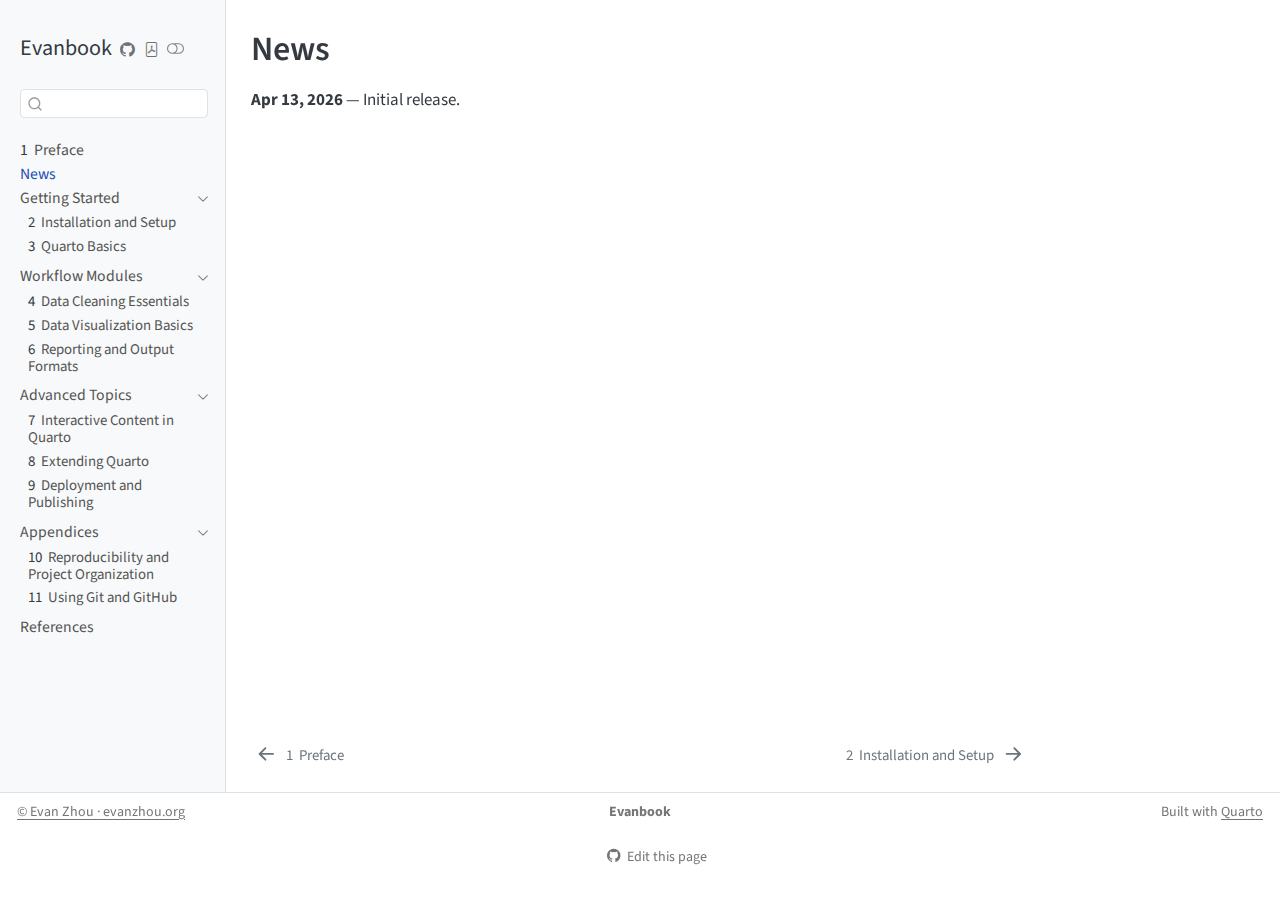
<file: news.html>
<!DOCTYPE html>
<html xmlns="http://www.w3.org/1999/xhtml" lang="en" xml:lang="en"><head>

<meta charset="utf-8">
<meta name="generator" content="quarto-1.9.37">

<meta name="viewport" content="width=device-width, initial-scale=1.0, user-scalable=yes">


<title>News – Evanbook</title>
<style>
/* Default styles provided by pandoc.
** See https://pandoc.org/MANUAL.html#variables-for-html for config info.
*/
code{white-space: pre-wrap;}
span.smallcaps{font-variant: small-caps;}
div.columns{display: flex; gap: min(4vw, 1.5em);}
div.column{flex: auto; overflow-x: auto;}
div.hanging-indent{margin-left: 1.5em; text-indent: -1.5em;}
ul.task-list{list-style: none;}
ul.task-list li input[type="checkbox"] {
  width: 0.8em;
  margin: 0 0.8em 0.2em -1em; /* quarto-specific, see https://github.com/quarto-dev/quarto-cli/issues/4556 */ 
  vertical-align: middle;
}
</style>


<script src="site_libs/quarto-nav/quarto-nav.js"></script>
<script src="site_libs/quarto-nav/headroom.min.js"></script>
<script src="site_libs/clipboard/clipboard.min.js"></script>
<script src="site_libs/quarto-search/autocomplete.umd.js"></script>
<script src="site_libs/quarto-search/fuse.min.js"></script>
<script src="site_libs/quarto-search/quarto-search.js"></script>
<meta name="quarto:offset" content="./">
<link href="./01_installation.html" rel="next">
<link href="./index.html" rel="prev">
<script src="site_libs/quarto-html/quarto.js" type="module"></script>
<script src="site_libs/quarto-html/tabsets/tabsets.js" type="module"></script>
<script src="site_libs/quarto-html/popper.min.js"></script>
<script src="site_libs/quarto-html/tippy.umd.min.js"></script>
<script src="site_libs/quarto-html/anchor.min.js"></script>
<link href="site_libs/quarto-html/tippy.css" rel="stylesheet">
<link href="site_libs/quarto-html/quarto-syntax-highlighting-7f8f88aac4f3542376d5c11b86a4c14d.css" rel="stylesheet" class="quarto-color-scheme" id="quarto-text-highlighting-styles">
<link href="site_libs/quarto-html/quarto-syntax-highlighting-dark-d0ae9245876894da5ac7e18953ecc5cc.css" rel="stylesheet" class="quarto-color-scheme quarto-color-alternate" id="quarto-text-highlighting-styles">
<link href="site_libs/quarto-html/quarto-syntax-highlighting-7f8f88aac4f3542376d5c11b86a4c14d.css" rel="stylesheet" class="quarto-color-scheme-extra" id="quarto-text-highlighting-styles">
<script src="site_libs/bootstrap/bootstrap.min.js"></script>
<link href="site_libs/bootstrap/bootstrap-icons.css" rel="stylesheet">
<link href="site_libs/bootstrap/bootstrap-db941dfb525b62eaf54a010c0281fc62.min.css" rel="stylesheet" append-hash="true" class="quarto-color-scheme" id="quarto-bootstrap" data-mode="light">
<link href="site_libs/bootstrap/bootstrap-dark-f1f4cccce9ed77b7538b6e1c6718fb3d.min.css" rel="stylesheet" append-hash="true" class="quarto-color-scheme quarto-color-alternate" id="quarto-bootstrap" data-mode="light">
<link href="site_libs/bootstrap/bootstrap-db941dfb525b62eaf54a010c0281fc62.min.css" rel="stylesheet" append-hash="true" class="quarto-color-scheme-extra" id="quarto-bootstrap" data-mode="light">
<script id="quarto-search-options" type="application/json">{
  "location": "sidebar",
  "copy-button": false,
  "collapse-after": 3,
  "panel-placement": "start",
  "type": "textbox",
  "limit": 50,
  "keyboard-shortcut": [
    "f",
    "/",
    "s"
  ],
  "show-item-context": false,
  "language": {
    "search-no-results-text": "No results",
    "search-matching-documents-text": "matching documents",
    "search-copy-link-title": "Copy link to search",
    "search-hide-matches-text": "Hide additional matches",
    "search-more-match-text": "more match in this document",
    "search-more-matches-text": "more matches in this document",
    "search-clear-button-title": "Clear",
    "search-text-placeholder": "",
    "search-detached-cancel-button-title": "Cancel",
    "search-submit-button-title": "Submit",
    "search-label": "Search"
  }
}</script>


<link rel="stylesheet" href="assets/styles.css">
</head>

<body class="nav-sidebar docked quarto-light"><script id="quarto-html-before-body" type="application/javascript">
    const toggleBodyColorMode = (bsSheetEl) => {
      const mode = bsSheetEl.getAttribute("data-mode");
      const bodyEl = window.document.querySelector("body");
      if (mode === "dark") {
        bodyEl.classList.add("quarto-dark");
        bodyEl.classList.remove("quarto-light");
      } else {
        bodyEl.classList.add("quarto-light");
        bodyEl.classList.remove("quarto-dark");
      }
    }
    const toggleBodyColorPrimary = () => {
      const bsSheetEl = window.document.querySelector("link#quarto-bootstrap:not([rel=disabled-stylesheet])");
      if (bsSheetEl) {
        toggleBodyColorMode(bsSheetEl);
      }
    }
    const setColorSchemeToggle = (alternate) => {
      const toggles = window.document.querySelectorAll('.quarto-color-scheme-toggle');
      for (let i=0; i < toggles.length; i++) {
        const toggle = toggles[i];
        if (toggle) {
          if (alternate) {
            toggle.classList.add("alternate");
          } else {
            toggle.classList.remove("alternate");
          }
        }
      }
    };
    const toggleColorMode = (alternate) => {
      // Switch the stylesheets
      const primaryStylesheets = window.document.querySelectorAll('link.quarto-color-scheme:not(.quarto-color-alternate)');
      const alternateStylesheets = window.document.querySelectorAll('link.quarto-color-scheme.quarto-color-alternate');
      manageTransitions('#quarto-margin-sidebar .nav-link', false);
      if (alternate) {
        // note: dark is layered on light, we don't disable primary!
        enableStylesheet(alternateStylesheets);
        for (const sheetNode of alternateStylesheets) {
          if (sheetNode.id === "quarto-bootstrap") {
            toggleBodyColorMode(sheetNode);
          }
        }
      } else {
        disableStylesheet(alternateStylesheets);
        enableStylesheet(primaryStylesheets)
        toggleBodyColorPrimary();
      }
      manageTransitions('#quarto-margin-sidebar .nav-link', true);
      // Switch the toggles
      setColorSchemeToggle(alternate)
      // Hack to workaround the fact that safari doesn't
      // properly recolor the scrollbar when toggling (#1455)
      if (navigator.userAgent.indexOf('Safari') > 0 && navigator.userAgent.indexOf('Chrome') == -1) {
        manageTransitions("body", false);
        window.scrollTo(0, 1);
        setTimeout(() => {
          window.scrollTo(0, 0);
          manageTransitions("body", true);
        }, 40);
      }
    }
    const disableStylesheet = (stylesheets) => {
      for (let i=0; i < stylesheets.length; i++) {
        const stylesheet = stylesheets[i];
        stylesheet.rel = 'disabled-stylesheet';
      }
    }
    const enableStylesheet = (stylesheets) => {
      for (let i=0; i < stylesheets.length; i++) {
        const stylesheet = stylesheets[i];
        if(stylesheet.rel !== 'stylesheet') { // for Chrome, which will still FOUC without this check
          stylesheet.rel = 'stylesheet';
        }
      }
    }
    const manageTransitions = (selector, allowTransitions) => {
      const els = window.document.querySelectorAll(selector);
      for (let i=0; i < els.length; i++) {
        const el = els[i];
        if (allowTransitions) {
          el.classList.remove('notransition');
        } else {
          el.classList.add('notransition');
        }
      }
    }
    const isFileUrl = () => {
      return window.location.protocol === 'file:';
    }
    const hasAlternateSentinel = () => {
      let styleSentinel = getColorSchemeSentinel();
      if (styleSentinel !== null) {
        return styleSentinel === "alternate";
      } else {
        return false;
      }
    }
    const setStyleSentinel = (alternate) => {
      const value = alternate ? "alternate" : "default";
      if (!isFileUrl()) {
        window.localStorage.setItem("quarto-color-scheme", value);
      } else {
        localAlternateSentinel = value;
      }
    }
    const getColorSchemeSentinel = () => {
      if (!isFileUrl()) {
        const storageValue = window.localStorage.getItem("quarto-color-scheme");
        return storageValue != null ? storageValue : localAlternateSentinel;
      } else {
        return localAlternateSentinel;
      }
    }
    const toggleGiscusIfUsed = (isAlternate, darkModeDefault) => {
      const baseTheme = document.querySelector('#giscus-base-theme')?.value ?? 'light';
      const alternateTheme = document.querySelector('#giscus-alt-theme')?.value ?? 'dark';
      let newTheme = '';
      if(authorPrefersDark) {
        newTheme = isAlternate ? baseTheme : alternateTheme;
      } else {
        newTheme = isAlternate ? alternateTheme : baseTheme;
      }
      const changeGiscusTheme = () => {
        // From: https://github.com/giscus/giscus/issues/336
        const sendMessage = (message) => {
          const iframe = document.querySelector('iframe.giscus-frame');
          if (!iframe) return;
          iframe.contentWindow.postMessage({ giscus: message }, 'https://giscus.app');
        }
        sendMessage({
          setConfig: {
            theme: newTheme
          }
        });
      }
      const isGiscussLoaded = window.document.querySelector('iframe.giscus-frame') !== null;
      if (isGiscussLoaded) {
        changeGiscusTheme();
      }
    };
    const authorPrefersDark = false;
    const darkModeDefault = authorPrefersDark;
      document.querySelector('link#quarto-text-highlighting-styles.quarto-color-scheme-extra').rel = 'disabled-stylesheet';
      document.querySelector('link#quarto-bootstrap.quarto-color-scheme-extra').rel = 'disabled-stylesheet';
    let localAlternateSentinel = darkModeDefault ? 'alternate' : 'default';
    // Dark / light mode switch
    window.quartoToggleColorScheme = () => {
      // Read the current dark / light value
      let toAlternate = !hasAlternateSentinel();
      toggleColorMode(toAlternate);
      setStyleSentinel(toAlternate);
      toggleGiscusIfUsed(toAlternate, darkModeDefault);
      window.dispatchEvent(new Event('resize'));
    };
    // Switch to dark mode if need be
    if (hasAlternateSentinel()) {
      toggleColorMode(true);
    } else {
      toggleColorMode(false);
    }
  </script>

<div id="quarto-search-results"></div>
  <header id="quarto-header" class="headroom fixed-top">
  <nav class="quarto-secondary-nav">
    <div class="container-fluid d-flex">
      <button type="button" class="quarto-btn-toggle btn" data-bs-toggle="collapse" role="button" data-bs-target=".quarto-sidebar-collapse-item" aria-controls="quarto-sidebar" aria-expanded="false" aria-label="Toggle sidebar navigation" onclick="if (window.quartoToggleHeadroom) { window.quartoToggleHeadroom(); }">
        <i class="bi bi-layout-text-sidebar-reverse"></i>
      </button>
        <nav class="quarto-page-breadcrumbs" aria-label="breadcrumb"><ol class="breadcrumb"><li class="breadcrumb-item"><a href="./news.html">News</a></li></ol></nav>
        <a class="flex-grow-1" role="navigation" data-bs-toggle="collapse" data-bs-target=".quarto-sidebar-collapse-item" aria-controls="quarto-sidebar" aria-expanded="false" aria-label="Toggle sidebar navigation" onclick="if (window.quartoToggleHeadroom) { window.quartoToggleHeadroom(); }">      
        </a>
      <button type="button" class="btn quarto-search-button" aria-label="Search" onclick="window.quartoOpenSearch();">
        <i class="bi bi-search"></i>
      </button>
    </div>
  </nav>
</header>
<!-- content -->
<div id="quarto-content" class="quarto-container page-columns page-rows-contents page-layout-article">
<!-- sidebar -->
  <nav id="quarto-sidebar" class="sidebar collapse collapse-horizontal quarto-sidebar-collapse-item sidebar-navigation docked overflow-auto">
    <div class="pt-lg-2 mt-2 text-left sidebar-header">
    <div class="sidebar-title mb-0 py-0">
      <a href="./">Evanbook</a> 
        <div class="sidebar-tools-main tools-wide">
    <a href="https://github.com/evanbio/evanbook" title="Source Code" class="quarto-navigation-tool px-1" aria-label="Source Code"><i class="bi bi-github"></i></a>
    <a href="./Evanbook.pdf" title="Download PDF" class="quarto-navigation-tool px-1" aria-label="Download PDF"><i class="bi bi-file-pdf"></i></a>
  <a href="" class="quarto-color-scheme-toggle quarto-navigation-tool  px-1" onclick="window.quartoToggleColorScheme(); return false;" title="Toggle dark mode"><i class="bi"></i></a>
</div>
    </div>
      </div>
        <div class="mt-2 flex-shrink-0 align-items-center">
        <div class="sidebar-search">
        <div id="quarto-search" class="" title="Search"></div>
        </div>
        </div>
    <div class="sidebar-menu-container"> 
    <ul class="list-unstyled mt-1">
        <li class="sidebar-item">
  <div class="sidebar-item-container"> 
  <a href="./index.html" class="sidebar-item-text sidebar-link">
 <span class="menu-text"><span class="chapter-number">1</span>&nbsp; <span class="chapter-title">Preface</span></span></a>
  </div>
</li>
        <li class="sidebar-item">
  <div class="sidebar-item-container"> 
  <a href="./news.html" class="sidebar-item-text sidebar-link active">
 <span class="menu-text">News</span></a>
  </div>
</li>
        <li class="sidebar-item sidebar-item-section">
      <div class="sidebar-item-container"> 
            <a class="sidebar-item-text sidebar-link text-start" data-bs-toggle="collapse" data-bs-target="#quarto-sidebar-section-1" role="navigation" aria-expanded="true">
 <span class="menu-text">Getting Started</span></a>
          <a class="sidebar-item-toggle text-start" data-bs-toggle="collapse" data-bs-target="#quarto-sidebar-section-1" role="navigation" aria-expanded="true" aria-label="Toggle section">
            <i class="bi bi-chevron-right ms-2"></i>
          </a> 
      </div>
      <ul id="quarto-sidebar-section-1" class="collapse list-unstyled sidebar-section depth1 show">  
          <li class="sidebar-item">
  <div class="sidebar-item-container"> 
  <a href="./01_installation.html" class="sidebar-item-text sidebar-link">
 <span class="menu-text"><span class="chapter-number">2</span>&nbsp; <span class="chapter-title">Installation and Setup</span></span></a>
  </div>
</li>
          <li class="sidebar-item">
  <div class="sidebar-item-container"> 
  <a href="./02_quarto-basics.html" class="sidebar-item-text sidebar-link">
 <span class="menu-text"><span class="chapter-number">3</span>&nbsp; <span class="chapter-title">Quarto Basics</span></span></a>
  </div>
</li>
      </ul>
  </li>
        <li class="sidebar-item sidebar-item-section">
      <div class="sidebar-item-container"> 
            <a class="sidebar-item-text sidebar-link text-start" data-bs-toggle="collapse" data-bs-target="#quarto-sidebar-section-2" role="navigation" aria-expanded="true">
 <span class="menu-text">Workflow Modules</span></a>
          <a class="sidebar-item-toggle text-start" data-bs-toggle="collapse" data-bs-target="#quarto-sidebar-section-2" role="navigation" aria-expanded="true" aria-label="Toggle section">
            <i class="bi bi-chevron-right ms-2"></i>
          </a> 
      </div>
      <ul id="quarto-sidebar-section-2" class="collapse list-unstyled sidebar-section depth1 show">  
          <li class="sidebar-item">
  <div class="sidebar-item-container"> 
  <a href="./03_data-cleaning.html" class="sidebar-item-text sidebar-link">
 <span class="menu-text"><span class="chapter-number">4</span>&nbsp; <span class="chapter-title">Data Cleaning Essentials</span></span></a>
  </div>
</li>
          <li class="sidebar-item">
  <div class="sidebar-item-container"> 
  <a href="./04_visualization.html" class="sidebar-item-text sidebar-link">
 <span class="menu-text"><span class="chapter-number">5</span>&nbsp; <span class="chapter-title">Data Visualization Basics</span></span></a>
  </div>
</li>
          <li class="sidebar-item">
  <div class="sidebar-item-container"> 
  <a href="./05_reporting.html" class="sidebar-item-text sidebar-link">
 <span class="menu-text"><span class="chapter-number">6</span>&nbsp; <span class="chapter-title">Reporting and Output Formats</span></span></a>
  </div>
</li>
      </ul>
  </li>
        <li class="sidebar-item sidebar-item-section">
      <div class="sidebar-item-container"> 
            <a class="sidebar-item-text sidebar-link text-start" data-bs-toggle="collapse" data-bs-target="#quarto-sidebar-section-3" role="navigation" aria-expanded="true">
 <span class="menu-text">Advanced Topics</span></a>
          <a class="sidebar-item-toggle text-start" data-bs-toggle="collapse" data-bs-target="#quarto-sidebar-section-3" role="navigation" aria-expanded="true" aria-label="Toggle section">
            <i class="bi bi-chevron-right ms-2"></i>
          </a> 
      </div>
      <ul id="quarto-sidebar-section-3" class="collapse list-unstyled sidebar-section depth1 show">  
          <li class="sidebar-item">
  <div class="sidebar-item-container"> 
  <a href="./06_interactivity.html" class="sidebar-item-text sidebar-link">
 <span class="menu-text"><span class="chapter-number">7</span>&nbsp; <span class="chapter-title">Interactive Content in Quarto</span></span></a>
  </div>
</li>
          <li class="sidebar-item">
  <div class="sidebar-item-container"> 
  <a href="./07_quarto-extensions.html" class="sidebar-item-text sidebar-link">
 <span class="menu-text"><span class="chapter-number">8</span>&nbsp; <span class="chapter-title">Extending Quarto</span></span></a>
  </div>
</li>
          <li class="sidebar-item">
  <div class="sidebar-item-container"> 
  <a href="./08_deployment.html" class="sidebar-item-text sidebar-link">
 <span class="menu-text"><span class="chapter-number">9</span>&nbsp; <span class="chapter-title">Deployment and Publishing</span></span></a>
  </div>
</li>
      </ul>
  </li>
        <li class="sidebar-item sidebar-item-section">
      <div class="sidebar-item-container"> 
            <a class="sidebar-item-text sidebar-link text-start" data-bs-toggle="collapse" data-bs-target="#quarto-sidebar-section-4" role="navigation" aria-expanded="true">
 <span class="menu-text">Appendices</span></a>
          <a class="sidebar-item-toggle text-start" data-bs-toggle="collapse" data-bs-target="#quarto-sidebar-section-4" role="navigation" aria-expanded="true" aria-label="Toggle section">
            <i class="bi bi-chevron-right ms-2"></i>
          </a> 
      </div>
      <ul id="quarto-sidebar-section-4" class="collapse list-unstyled sidebar-section depth1 show">  
          <li class="sidebar-item">
  <div class="sidebar-item-container"> 
  <a href="./A1_reproducibility.html" class="sidebar-item-text sidebar-link">
 <span class="menu-text"><span class="chapter-number">10</span>&nbsp; <span class="chapter-title">Reproducibility and Project Organization</span></span></a>
  </div>
</li>
          <li class="sidebar-item">
  <div class="sidebar-item-container"> 
  <a href="./A2_git.html" class="sidebar-item-text sidebar-link">
 <span class="menu-text"><span class="chapter-number">11</span>&nbsp; <span class="chapter-title">Using Git and GitHub</span></span></a>
  </div>
</li>
      </ul>
  </li>
        <li class="sidebar-item">
  <div class="sidebar-item-container"> 
  <a href="./references.html" class="sidebar-item-text sidebar-link">
 <span class="menu-text">References</span></a>
  </div>
</li>
    </ul>
    </div>
</nav>
<div id="quarto-sidebar-glass" class="quarto-sidebar-collapse-item" data-bs-toggle="collapse" data-bs-target=".quarto-sidebar-collapse-item"></div>
<!-- margin-sidebar -->
    <div id="quarto-margin-sidebar" class="sidebar margin-sidebar zindex-bottom">
        
    </div>
<!-- main -->
<main class="content" id="quarto-document-content">


<header id="title-block-header" class="quarto-title-block default">
<div class="quarto-title">
<h1 class="title">News</h1>
</div>



<div class="quarto-title-meta">

    
  
    
  </div>
  


</header>


<div class="news-entry">
<p><strong>Apr 13, 2026</strong> — Initial release.</p>
</div>



</main> <!-- /main -->
<script id="quarto-html-after-body" type="application/javascript">
  window.document.addEventListener("DOMContentLoaded", function (event) {
    // Ensure there is a toggle, if there isn't float one in the top right
    if (window.document.querySelector('.quarto-color-scheme-toggle') === null) {
      const a = window.document.createElement('a');
      a.classList.add('top-right');
      a.classList.add('quarto-color-scheme-toggle');
      a.href = "";
      a.onclick = function() { try { window.quartoToggleColorScheme(); } catch {} return false; };
      const i = window.document.createElement("i");
      i.classList.add('bi');
      a.appendChild(i);
      window.document.body.appendChild(a);
    }
    setColorSchemeToggle(hasAlternateSentinel())
    const icon = "";
    const anchorJS = new window.AnchorJS();
    anchorJS.options = {
      placement: 'right',
      icon: icon
    };
    anchorJS.add('.anchored');
    const isCodeAnnotation = (el) => {
      for (const clz of el.classList) {
        if (clz.startsWith('code-annotation-')) {                     
          return true;
        }
      }
      return false;
    }
    const onCopySuccess = function(e) {
      // button target
      const button = e.trigger;
      // don't keep focus
      button.blur();
      // flash "checked"
      button.classList.add('code-copy-button-checked');
      var currentTitle = button.getAttribute("title");
      button.setAttribute("title", "Copied!");
      let tooltip;
      if (window.bootstrap) {
        button.setAttribute("data-bs-toggle", "tooltip");
        button.setAttribute("data-bs-placement", "left");
        button.setAttribute("data-bs-title", "Copied!");
        tooltip = new bootstrap.Tooltip(button, 
          { trigger: "manual", 
            customClass: "code-copy-button-tooltip",
            offset: [0, -8]});
        tooltip.show();    
      }
      setTimeout(function() {
        if (tooltip) {
          tooltip.hide();
          button.removeAttribute("data-bs-title");
          button.removeAttribute("data-bs-toggle");
          button.removeAttribute("data-bs-placement");
        }
        button.setAttribute("title", currentTitle);
        button.classList.remove('code-copy-button-checked');
      }, 1000);
      // clear code selection
      e.clearSelection();
    }
    const getTextToCopy = function(trigger) {
      const outerScaffold = trigger.parentElement.cloneNode(true);
      const codeEl = outerScaffold.querySelector('code');
      for (const childEl of codeEl.children) {
        if (isCodeAnnotation(childEl)) {
          childEl.remove();
        }
      }
      return codeEl.innerText;
    }
    const clipboard = new window.ClipboardJS('.code-copy-button:not([data-in-quarto-modal])', {
      text: getTextToCopy
    });
    clipboard.on('success', onCopySuccess);
    if (window.document.getElementById('quarto-embedded-source-code-modal')) {
      const clipboardModal = new window.ClipboardJS('.code-copy-button[data-in-quarto-modal]', {
        text: getTextToCopy,
        container: window.document.getElementById('quarto-embedded-source-code-modal')
      });
      clipboardModal.on('success', onCopySuccess);
    }
      var localhostRegex = new RegExp(/^(?:http|https):\/\/localhost\:?[0-9]*\//);
      var mailtoRegex = new RegExp(/^mailto:/);
        var filterRegex = new RegExp("https:\/\/evanbio\.github\.io\/evanbook");
      var isInternal = (href) => {
          return filterRegex.test(href) || localhostRegex.test(href) || mailtoRegex.test(href);
      }
      // Inspect non-navigation links and adorn them if external
     var links = window.document.querySelectorAll('a[href]:not(.nav-link):not(.navbar-brand):not(.toc-action):not(.sidebar-link):not(.sidebar-item-toggle):not(.pagination-link):not(.no-external):not([aria-hidden]):not(.dropdown-item):not(.quarto-navigation-tool):not(.about-link)');
      for (var i=0; i<links.length; i++) {
        const link = links[i];
        if (!isInternal(link.href)) {
          // undo the damage that might have been done by quarto-nav.js in the case of
          // links that we want to consider external
          if (link.dataset.originalHref !== undefined) {
            link.href = link.dataset.originalHref;
          }
        }
      }
    function tippyHover(el, contentFn, onTriggerFn, onUntriggerFn) {
      const config = {
        allowHTML: true,
        maxWidth: 500,
        delay: 100,
        arrow: false,
        appendTo: function(el) {
            return el.parentElement;
        },
        interactive: true,
        interactiveBorder: 10,
        theme: 'quarto',
        placement: 'bottom-start',
      };
      if (contentFn) {
        config.content = contentFn;
      }
      if (onTriggerFn) {
        config.onTrigger = onTriggerFn;
      }
      if (onUntriggerFn) {
        config.onUntrigger = onUntriggerFn;
      }
      window.tippy(el, config); 
    }
    const noterefs = window.document.querySelectorAll('a[role="doc-noteref"]');
    for (var i=0; i<noterefs.length; i++) {
      const ref = noterefs[i];
      tippyHover(ref, function() {
        // use id or data attribute instead here
        let href = ref.getAttribute('data-footnote-href') || ref.getAttribute('href');
        try { href = new URL(href).hash; } catch {}
        const id = href.replace(/^#\/?/, "");
        const note = window.document.getElementById(id);
        if (note) {
          return note.innerHTML;
        } else {
          return "";
        }
      });
    }
    const xrefs = window.document.querySelectorAll('a.quarto-xref');
    const processXRef = (id, note) => {
      // Strip column container classes
      const stripColumnClz = (el) => {
        el.classList.remove("page-full", "page-columns");
        if (el.children) {
          for (const child of el.children) {
            stripColumnClz(child);
          }
        }
      }
      stripColumnClz(note)
      if (id === null || id.startsWith('sec-')) {
        // Special case sections, only their first couple elements
        const container = document.createElement("div");
        if (note.children && note.children.length > 2) {
          container.appendChild(note.children[0].cloneNode(true));
          for (let i = 1; i < note.children.length; i++) {
            const child = note.children[i];
            if (child.tagName === "P" && child.innerText === "") {
              continue;
            } else {
              container.appendChild(child.cloneNode(true));
              break;
            }
          }
          if (window.Quarto?.typesetMath) {
            window.Quarto.typesetMath(container);
          }
          return container.innerHTML
        } else {
          if (window.Quarto?.typesetMath) {
            window.Quarto.typesetMath(note);
          }
          return note.innerHTML;
        }
      } else {
        // Remove any anchor links if they are present
        const anchorLink = note.querySelector('a.anchorjs-link');
        if (anchorLink) {
          anchorLink.remove();
        }
        if (window.Quarto?.typesetMath) {
          window.Quarto.typesetMath(note);
        }
        if (note.classList.contains("callout")) {
          return note.outerHTML;
        } else {
          return note.innerHTML;
        }
      }
    }
    for (var i=0; i<xrefs.length; i++) {
      const xref = xrefs[i];
      tippyHover(xref, undefined, function(instance) {
        instance.disable();
        let url = xref.getAttribute('href');
        let hash = undefined; 
        if (url.startsWith('#')) {
          hash = url;
        } else {
          try { hash = new URL(url).hash; } catch {}
        }
        if (hash) {
          const id = hash.replace(/^#\/?/, "");
          const note = window.document.getElementById(id);
          if (note !== null) {
            try {
              const html = processXRef(id, note.cloneNode(true));
              instance.setContent(html);
            } finally {
              instance.enable();
              instance.show();
            }
          } else {
            // See if we can fetch this
            fetch(url.split('#')[0])
            .then(res => res.text())
            .then(html => {
              const parser = new DOMParser();
              const htmlDoc = parser.parseFromString(html, "text/html");
              const note = htmlDoc.getElementById(id);
              if (note !== null) {
                const html = processXRef(id, note);
                instance.setContent(html);
              } 
            }).finally(() => {
              instance.enable();
              instance.show();
            });
          }
        } else {
          // See if we can fetch a full url (with no hash to target)
          // This is a special case and we should probably do some content thinning / targeting
          fetch(url)
          .then(res => res.text())
          .then(html => {
            const parser = new DOMParser();
            const htmlDoc = parser.parseFromString(html, "text/html");
            const note = htmlDoc.querySelector('main.content');
            if (note !== null) {
              // This should only happen for chapter cross references
              // (since there is no id in the URL)
              // remove the first header
              if (note.children.length > 0 && note.children[0].tagName === "HEADER") {
                note.children[0].remove();
              }
              const html = processXRef(null, note);
              instance.setContent(html);
            } 
          }).finally(() => {
            instance.enable();
            instance.show();
          });
        }
      }, function(instance) {
      });
    }
        let selectedAnnoteEl;
        const selectorForAnnotation = ( cell, annotation) => {
          let cellAttr = 'data-code-cell="' + cell + '"';
          let lineAttr = 'data-code-annotation="' +  annotation + '"';
          const selector = 'span[' + cellAttr + '][' + lineAttr + ']';
          return selector;
        }
        const selectCodeLines = (annoteEl) => {
          const doc = window.document;
          const targetCell = annoteEl.getAttribute("data-target-cell");
          const targetAnnotation = annoteEl.getAttribute("data-target-annotation");
          const annoteSpan = window.document.querySelector(selectorForAnnotation(targetCell, targetAnnotation));
          const lines = annoteSpan.getAttribute("data-code-lines").split(",");
          const lineIds = lines.map((line) => {
            return targetCell + "-" + line;
          })
          let top = null;
          let height = null;
          let parent = null;
          if (lineIds.length > 0) {
              //compute the position of the single el (top and bottom and make a div)
              const el = window.document.getElementById(lineIds[0]);
              top = el.offsetTop;
              height = el.offsetHeight;
              parent = el.parentElement.parentElement;
            if (lineIds.length > 1) {
              const lastEl = window.document.getElementById(lineIds[lineIds.length - 1]);
              const bottom = lastEl.offsetTop + lastEl.offsetHeight;
              height = bottom - top;
            }
            if (top !== null && height !== null && parent !== null) {
              // cook up a div (if necessary) and position it 
              let div = window.document.getElementById("code-annotation-line-highlight");
              if (div === null) {
                div = window.document.createElement("div");
                div.setAttribute("id", "code-annotation-line-highlight");
                div.style.position = 'absolute';
                parent.appendChild(div);
              }
              div.style.top = top - 2 + "px";
              div.style.height = height + 4 + "px";
              div.style.left = 0;
              let gutterDiv = window.document.getElementById("code-annotation-line-highlight-gutter");
              if (gutterDiv === null) {
                gutterDiv = window.document.createElement("div");
                gutterDiv.setAttribute("id", "code-annotation-line-highlight-gutter");
                gutterDiv.style.position = 'absolute';
                const codeCell = window.document.getElementById(targetCell);
                const gutter = codeCell.querySelector('.code-annotation-gutter');
                gutter.appendChild(gutterDiv);
              }
              gutterDiv.style.top = top - 2 + "px";
              gutterDiv.style.height = height + 4 + "px";
            }
            selectedAnnoteEl = annoteEl;
          }
        };
        const unselectCodeLines = () => {
          const elementsIds = ["code-annotation-line-highlight", "code-annotation-line-highlight-gutter"];
          elementsIds.forEach((elId) => {
            const div = window.document.getElementById(elId);
            if (div) {
              div.remove();
            }
          });
          selectedAnnoteEl = undefined;
        };
          // Handle positioning of the toggle
      window.addEventListener(
        "resize",
        throttle(() => {
          elRect = undefined;
          if (selectedAnnoteEl) {
            selectCodeLines(selectedAnnoteEl);
          }
        }, 10)
      );
      function throttle(fn, ms) {
      let throttle = false;
      let timer;
        return (...args) => {
          if(!throttle) { // first call gets through
              fn.apply(this, args);
              throttle = true;
          } else { // all the others get throttled
              if(timer) clearTimeout(timer); // cancel #2
              timer = setTimeout(() => {
                fn.apply(this, args);
                timer = throttle = false;
              }, ms);
          }
        };
      }
        // Attach click handler to the DT
        const annoteDls = window.document.querySelectorAll('dt[data-target-cell]');
        for (const annoteDlNode of annoteDls) {
          annoteDlNode.addEventListener('click', (event) => {
            const clickedEl = event.target;
            if (clickedEl !== selectedAnnoteEl) {
              unselectCodeLines();
              const activeEl = window.document.querySelector('dt[data-target-cell].code-annotation-active');
              if (activeEl) {
                activeEl.classList.remove('code-annotation-active');
              }
              selectCodeLines(clickedEl);
              clickedEl.classList.add('code-annotation-active');
            } else {
              // Unselect the line
              unselectCodeLines();
              clickedEl.classList.remove('code-annotation-active');
            }
          });
        }
    const findCites = (el) => {
      const parentEl = el.parentElement;
      if (parentEl) {
        const cites = parentEl.dataset.cites;
        if (cites) {
          return {
            el,
            cites: cites.split(' ')
          };
        } else {
          return findCites(el.parentElement)
        }
      } else {
        return undefined;
      }
    };
    var bibliorefs = window.document.querySelectorAll('a[role="doc-biblioref"]');
    for (var i=0; i<bibliorefs.length; i++) {
      const ref = bibliorefs[i];
      const citeInfo = findCites(ref);
      if (citeInfo) {
        tippyHover(citeInfo.el, function() {
          var popup = window.document.createElement('div');
          citeInfo.cites.forEach(function(cite) {
            var citeDiv = window.document.createElement('div');
            citeDiv.classList.add('hanging-indent');
            citeDiv.classList.add('csl-entry');
            var biblioDiv = window.document.getElementById('ref-' + cite);
            if (biblioDiv) {
              citeDiv.innerHTML = biblioDiv.innerHTML;
            }
            popup.appendChild(citeDiv);
          });
          return popup.innerHTML;
        });
      }
    }
  });
  </script>
<nav class="page-navigation">
  <div class="nav-page nav-page-previous">
      <a href="./index.html" class="pagination-link" aria-label="Preface">
        <i class="bi bi-arrow-left-short"></i> <span class="nav-page-text"><span class="chapter-number">1</span>&nbsp; <span class="chapter-title">Preface</span></span>
      </a>          
  </div>
  <div class="nav-page nav-page-next">
      <a href="./01_installation.html" class="pagination-link" aria-label="Installation and Setup">
        <span class="nav-page-text"><span class="chapter-number">2</span>&nbsp; <span class="chapter-title">Installation and Setup</span></span> <i class="bi bi-arrow-right-short"></i>
      </a>
  </div>
</nav>
</div> <!-- /content -->
<footer class="footer">
  <div class="nav-footer">
    <div class="nav-footer-left">
<p><a href="https://evanzhou.org">© Evan Zhou · evanzhou.org</a></p>
</div>   
    <div class="nav-footer-center">
<p><strong>Evanbook</strong></p>
<div class="toc-actions"><ul><li><a href="https://github.com/evanbio/evanbook/edit/main/news.qmd" class="toc-action"><i class="bi bi-github"></i>Edit this page</a></li></ul></div></div>
    <div class="nav-footer-right">
<p>Built with <a href="https://quarto.org/">Quarto</a></p>
</div>
  </div>
</footer>




</body></html>
</file>
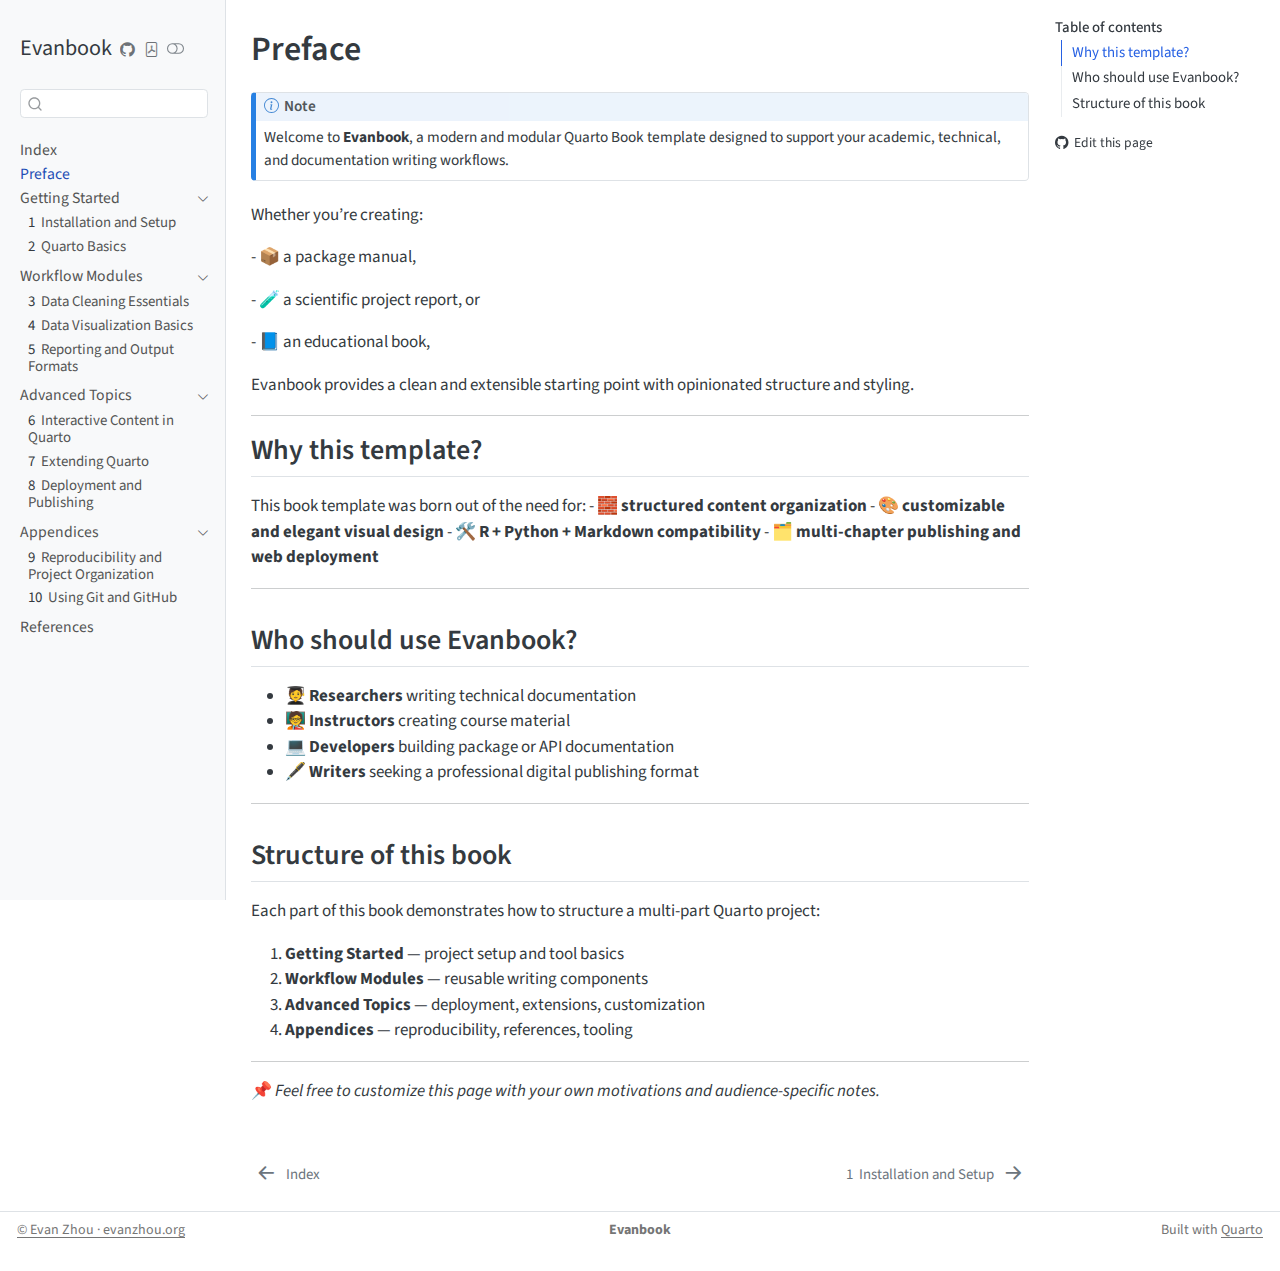
<file: preface.html>
<!DOCTYPE html>
<html xmlns="http://www.w3.org/1999/xhtml" lang="en" xml:lang="en"><head>

<meta charset="utf-8">
<meta name="generator" content="quarto-1.9.37">

<meta name="viewport" content="width=device-width, initial-scale=1.0, user-scalable=yes">


<title>Preface – Evanbook</title>
<style>
/* Default styles provided by pandoc.
** See https://pandoc.org/MANUAL.html#variables-for-html for config info.
*/
code{white-space: pre-wrap;}
span.smallcaps{font-variant: small-caps;}
div.columns{display: flex; gap: min(4vw, 1.5em);}
div.column{flex: auto; overflow-x: auto;}
div.hanging-indent{margin-left: 1.5em; text-indent: -1.5em;}
ul.task-list{list-style: none;}
ul.task-list li input[type="checkbox"] {
  width: 0.8em;
  margin: 0 0.8em 0.2em -1em; /* quarto-specific, see https://github.com/quarto-dev/quarto-cli/issues/4556 */ 
  vertical-align: middle;
}
</style>


<script src="site_libs/quarto-nav/quarto-nav.js"></script>
<script src="site_libs/quarto-nav/headroom.min.js"></script>
<script src="site_libs/clipboard/clipboard.min.js"></script>
<script src="site_libs/quarto-search/autocomplete.umd.js"></script>
<script src="site_libs/quarto-search/fuse.min.js"></script>
<script src="site_libs/quarto-search/quarto-search.js"></script>
<meta name="quarto:offset" content="./">
<link href="./01_installation.html" rel="next">
<link href="./index.html" rel="prev">
<script src="site_libs/quarto-html/quarto.js" type="module"></script>
<script src="site_libs/quarto-html/tabsets/tabsets.js" type="module"></script>
<script src="site_libs/quarto-html/popper.min.js"></script>
<script src="site_libs/quarto-html/tippy.umd.min.js"></script>
<script src="site_libs/quarto-html/anchor.min.js"></script>
<link href="site_libs/quarto-html/tippy.css" rel="stylesheet">
<link href="site_libs/quarto-html/quarto-syntax-highlighting-7f8f88aac4f3542376d5c11b86a4c14d.css" rel="stylesheet" class="quarto-color-scheme" id="quarto-text-highlighting-styles">
<link href="site_libs/quarto-html/quarto-syntax-highlighting-dark-d0ae9245876894da5ac7e18953ecc5cc.css" rel="stylesheet" class="quarto-color-scheme quarto-color-alternate" id="quarto-text-highlighting-styles">
<link href="site_libs/quarto-html/quarto-syntax-highlighting-7f8f88aac4f3542376d5c11b86a4c14d.css" rel="stylesheet" class="quarto-color-scheme-extra" id="quarto-text-highlighting-styles">
<script src="site_libs/bootstrap/bootstrap.min.js"></script>
<link href="site_libs/bootstrap/bootstrap-icons.css" rel="stylesheet">
<link href="site_libs/bootstrap/bootstrap-db941dfb525b62eaf54a010c0281fc62.min.css" rel="stylesheet" append-hash="true" class="quarto-color-scheme" id="quarto-bootstrap" data-mode="light">
<link href="site_libs/bootstrap/bootstrap-dark-f1f4cccce9ed77b7538b6e1c6718fb3d.min.css" rel="stylesheet" append-hash="true" class="quarto-color-scheme quarto-color-alternate" id="quarto-bootstrap" data-mode="light">
<link href="site_libs/bootstrap/bootstrap-db941dfb525b62eaf54a010c0281fc62.min.css" rel="stylesheet" append-hash="true" class="quarto-color-scheme-extra" id="quarto-bootstrap" data-mode="light">
<script id="quarto-search-options" type="application/json">{
  "location": "sidebar",
  "copy-button": false,
  "collapse-after": 3,
  "panel-placement": "start",
  "type": "textbox",
  "limit": 50,
  "keyboard-shortcut": [
    "f",
    "/",
    "s"
  ],
  "show-item-context": false,
  "language": {
    "search-no-results-text": "No results",
    "search-matching-documents-text": "matching documents",
    "search-copy-link-title": "Copy link to search",
    "search-hide-matches-text": "Hide additional matches",
    "search-more-match-text": "more match in this document",
    "search-more-matches-text": "more matches in this document",
    "search-clear-button-title": "Clear",
    "search-text-placeholder": "",
    "search-detached-cancel-button-title": "Cancel",
    "search-submit-button-title": "Submit",
    "search-label": "Search"
  }
}</script>


</head>

<body class="nav-sidebar docked quarto-light"><script id="quarto-html-before-body" type="application/javascript">
    const toggleBodyColorMode = (bsSheetEl) => {
      const mode = bsSheetEl.getAttribute("data-mode");
      const bodyEl = window.document.querySelector("body");
      if (mode === "dark") {
        bodyEl.classList.add("quarto-dark");
        bodyEl.classList.remove("quarto-light");
      } else {
        bodyEl.classList.add("quarto-light");
        bodyEl.classList.remove("quarto-dark");
      }
    }
    const toggleBodyColorPrimary = () => {
      const bsSheetEl = window.document.querySelector("link#quarto-bootstrap:not([rel=disabled-stylesheet])");
      if (bsSheetEl) {
        toggleBodyColorMode(bsSheetEl);
      }
    }
    const setColorSchemeToggle = (alternate) => {
      const toggles = window.document.querySelectorAll('.quarto-color-scheme-toggle');
      for (let i=0; i < toggles.length; i++) {
        const toggle = toggles[i];
        if (toggle) {
          if (alternate) {
            toggle.classList.add("alternate");
          } else {
            toggle.classList.remove("alternate");
          }
        }
      }
    };
    const toggleColorMode = (alternate) => {
      // Switch the stylesheets
      const primaryStylesheets = window.document.querySelectorAll('link.quarto-color-scheme:not(.quarto-color-alternate)');
      const alternateStylesheets = window.document.querySelectorAll('link.quarto-color-scheme.quarto-color-alternate');
      manageTransitions('#quarto-margin-sidebar .nav-link', false);
      if (alternate) {
        // note: dark is layered on light, we don't disable primary!
        enableStylesheet(alternateStylesheets);
        for (const sheetNode of alternateStylesheets) {
          if (sheetNode.id === "quarto-bootstrap") {
            toggleBodyColorMode(sheetNode);
          }
        }
      } else {
        disableStylesheet(alternateStylesheets);
        enableStylesheet(primaryStylesheets)
        toggleBodyColorPrimary();
      }
      manageTransitions('#quarto-margin-sidebar .nav-link', true);
      // Switch the toggles
      setColorSchemeToggle(alternate)
      // Hack to workaround the fact that safari doesn't
      // properly recolor the scrollbar when toggling (#1455)
      if (navigator.userAgent.indexOf('Safari') > 0 && navigator.userAgent.indexOf('Chrome') == -1) {
        manageTransitions("body", false);
        window.scrollTo(0, 1);
        setTimeout(() => {
          window.scrollTo(0, 0);
          manageTransitions("body", true);
        }, 40);
      }
    }
    const disableStylesheet = (stylesheets) => {
      for (let i=0; i < stylesheets.length; i++) {
        const stylesheet = stylesheets[i];
        stylesheet.rel = 'disabled-stylesheet';
      }
    }
    const enableStylesheet = (stylesheets) => {
      for (let i=0; i < stylesheets.length; i++) {
        const stylesheet = stylesheets[i];
        if(stylesheet.rel !== 'stylesheet') { // for Chrome, which will still FOUC without this check
          stylesheet.rel = 'stylesheet';
        }
      }
    }
    const manageTransitions = (selector, allowTransitions) => {
      const els = window.document.querySelectorAll(selector);
      for (let i=0; i < els.length; i++) {
        const el = els[i];
        if (allowTransitions) {
          el.classList.remove('notransition');
        } else {
          el.classList.add('notransition');
        }
      }
    }
    const isFileUrl = () => {
      return window.location.protocol === 'file:';
    }
    const hasAlternateSentinel = () => {
      let styleSentinel = getColorSchemeSentinel();
      if (styleSentinel !== null) {
        return styleSentinel === "alternate";
      } else {
        return false;
      }
    }
    const setStyleSentinel = (alternate) => {
      const value = alternate ? "alternate" : "default";
      if (!isFileUrl()) {
        window.localStorage.setItem("quarto-color-scheme", value);
      } else {
        localAlternateSentinel = value;
      }
    }
    const getColorSchemeSentinel = () => {
      if (!isFileUrl()) {
        const storageValue = window.localStorage.getItem("quarto-color-scheme");
        return storageValue != null ? storageValue : localAlternateSentinel;
      } else {
        return localAlternateSentinel;
      }
    }
    const toggleGiscusIfUsed = (isAlternate, darkModeDefault) => {
      const baseTheme = document.querySelector('#giscus-base-theme')?.value ?? 'light';
      const alternateTheme = document.querySelector('#giscus-alt-theme')?.value ?? 'dark';
      let newTheme = '';
      if(authorPrefersDark) {
        newTheme = isAlternate ? baseTheme : alternateTheme;
      } else {
        newTheme = isAlternate ? alternateTheme : baseTheme;
      }
      const changeGiscusTheme = () => {
        // From: https://github.com/giscus/giscus/issues/336
        const sendMessage = (message) => {
          const iframe = document.querySelector('iframe.giscus-frame');
          if (!iframe) return;
          iframe.contentWindow.postMessage({ giscus: message }, 'https://giscus.app');
        }
        sendMessage({
          setConfig: {
            theme: newTheme
          }
        });
      }
      const isGiscussLoaded = window.document.querySelector('iframe.giscus-frame') !== null;
      if (isGiscussLoaded) {
        changeGiscusTheme();
      }
    };
    const authorPrefersDark = false;
    const darkModeDefault = authorPrefersDark;
      document.querySelector('link#quarto-text-highlighting-styles.quarto-color-scheme-extra').rel = 'disabled-stylesheet';
      document.querySelector('link#quarto-bootstrap.quarto-color-scheme-extra').rel = 'disabled-stylesheet';
    let localAlternateSentinel = darkModeDefault ? 'alternate' : 'default';
    // Dark / light mode switch
    window.quartoToggleColorScheme = () => {
      // Read the current dark / light value
      let toAlternate = !hasAlternateSentinel();
      toggleColorMode(toAlternate);
      setStyleSentinel(toAlternate);
      toggleGiscusIfUsed(toAlternate, darkModeDefault);
      window.dispatchEvent(new Event('resize'));
    };
    // Switch to dark mode if need be
    if (hasAlternateSentinel()) {
      toggleColorMode(true);
    } else {
      toggleColorMode(false);
    }
  </script>

<div id="quarto-search-results"></div>
  <header id="quarto-header" class="headroom fixed-top">
  <nav class="quarto-secondary-nav">
    <div class="container-fluid d-flex">
      <button type="button" class="quarto-btn-toggle btn" data-bs-toggle="collapse" role="button" data-bs-target=".quarto-sidebar-collapse-item" aria-controls="quarto-sidebar" aria-expanded="false" aria-label="Toggle sidebar navigation" onclick="if (window.quartoToggleHeadroom) { window.quartoToggleHeadroom(); }">
        <i class="bi bi-layout-text-sidebar-reverse"></i>
      </button>
        <nav class="quarto-page-breadcrumbs" aria-label="breadcrumb"><ol class="breadcrumb"><li class="breadcrumb-item"><a href="./preface.html">Preface</a></li></ol></nav>
        <a class="flex-grow-1" role="navigation" data-bs-toggle="collapse" data-bs-target=".quarto-sidebar-collapse-item" aria-controls="quarto-sidebar" aria-expanded="false" aria-label="Toggle sidebar navigation" onclick="if (window.quartoToggleHeadroom) { window.quartoToggleHeadroom(); }">      
        </a>
      <button type="button" class="btn quarto-search-button" aria-label="Search" onclick="window.quartoOpenSearch();">
        <i class="bi bi-search"></i>
      </button>
    </div>
  </nav>
</header>
<!-- content -->
<div id="quarto-content" class="quarto-container page-columns page-rows-contents page-layout-article">
<!-- sidebar -->
  <nav id="quarto-sidebar" class="sidebar collapse collapse-horizontal quarto-sidebar-collapse-item sidebar-navigation docked overflow-auto">
    <div class="pt-lg-2 mt-2 text-left sidebar-header">
    <div class="sidebar-title mb-0 py-0">
      <a href="./">Evanbook</a> 
        <div class="sidebar-tools-main tools-wide">
    <a href="https://github.com/evanbio/evanbook" title="Source Code" class="quarto-navigation-tool px-1" aria-label="Source Code"><i class="bi bi-github"></i></a>
    <a href="./Evanbook.pdf" title="Download PDF" class="quarto-navigation-tool px-1" aria-label="Download PDF"><i class="bi bi-file-pdf"></i></a>
  <a href="" class="quarto-color-scheme-toggle quarto-navigation-tool  px-1" onclick="window.quartoToggleColorScheme(); return false;" title="Toggle dark mode"><i class="bi"></i></a>
</div>
    </div>
      </div>
        <div class="mt-2 flex-shrink-0 align-items-center">
        <div class="sidebar-search">
        <div id="quarto-search" class="" title="Search"></div>
        </div>
        </div>
    <div class="sidebar-menu-container"> 
    <ul class="list-unstyled mt-1">
        <li class="sidebar-item">
  <div class="sidebar-item-container"> 
  <a href="./index.html" class="sidebar-item-text sidebar-link">
 <span class="menu-text">Index</span></a>
  </div>
</li>
        <li class="sidebar-item">
  <div class="sidebar-item-container"> 
  <a href="./preface.html" class="sidebar-item-text sidebar-link active">
 <span class="menu-text">Preface</span></a>
  </div>
</li>
        <li class="sidebar-item sidebar-item-section">
      <div class="sidebar-item-container"> 
            <a class="sidebar-item-text sidebar-link text-start" data-bs-toggle="collapse" data-bs-target="#quarto-sidebar-section-1" role="navigation" aria-expanded="true">
 <span class="menu-text">Getting Started</span></a>
          <a class="sidebar-item-toggle text-start" data-bs-toggle="collapse" data-bs-target="#quarto-sidebar-section-1" role="navigation" aria-expanded="true" aria-label="Toggle section">
            <i class="bi bi-chevron-right ms-2"></i>
          </a> 
      </div>
      <ul id="quarto-sidebar-section-1" class="collapse list-unstyled sidebar-section depth1 show">  
          <li class="sidebar-item">
  <div class="sidebar-item-container"> 
  <a href="./01_installation.html" class="sidebar-item-text sidebar-link">
 <span class="menu-text"><span class="chapter-number">1</span>&nbsp; <span class="chapter-title">Installation and Setup</span></span></a>
  </div>
</li>
          <li class="sidebar-item">
  <div class="sidebar-item-container"> 
  <a href="./02_quarto-basics.html" class="sidebar-item-text sidebar-link">
 <span class="menu-text"><span class="chapter-number">2</span>&nbsp; <span class="chapter-title">Quarto Basics</span></span></a>
  </div>
</li>
      </ul>
  </li>
        <li class="sidebar-item sidebar-item-section">
      <div class="sidebar-item-container"> 
            <a class="sidebar-item-text sidebar-link text-start" data-bs-toggle="collapse" data-bs-target="#quarto-sidebar-section-2" role="navigation" aria-expanded="true">
 <span class="menu-text">Workflow Modules</span></a>
          <a class="sidebar-item-toggle text-start" data-bs-toggle="collapse" data-bs-target="#quarto-sidebar-section-2" role="navigation" aria-expanded="true" aria-label="Toggle section">
            <i class="bi bi-chevron-right ms-2"></i>
          </a> 
      </div>
      <ul id="quarto-sidebar-section-2" class="collapse list-unstyled sidebar-section depth1 show">  
          <li class="sidebar-item">
  <div class="sidebar-item-container"> 
  <a href="./03_data-cleaning.html" class="sidebar-item-text sidebar-link">
 <span class="menu-text"><span class="chapter-number">3</span>&nbsp; <span class="chapter-title">Data Cleaning Essentials</span></span></a>
  </div>
</li>
          <li class="sidebar-item">
  <div class="sidebar-item-container"> 
  <a href="./04_visualization.html" class="sidebar-item-text sidebar-link">
 <span class="menu-text"><span class="chapter-number">4</span>&nbsp; <span class="chapter-title">Data Visualization Basics</span></span></a>
  </div>
</li>
          <li class="sidebar-item">
  <div class="sidebar-item-container"> 
  <a href="./05_reporting.html" class="sidebar-item-text sidebar-link">
 <span class="menu-text"><span class="chapter-number">5</span>&nbsp; <span class="chapter-title">Reporting and Output Formats</span></span></a>
  </div>
</li>
      </ul>
  </li>
        <li class="sidebar-item sidebar-item-section">
      <div class="sidebar-item-container"> 
            <a class="sidebar-item-text sidebar-link text-start" data-bs-toggle="collapse" data-bs-target="#quarto-sidebar-section-3" role="navigation" aria-expanded="true">
 <span class="menu-text">Advanced Topics</span></a>
          <a class="sidebar-item-toggle text-start" data-bs-toggle="collapse" data-bs-target="#quarto-sidebar-section-3" role="navigation" aria-expanded="true" aria-label="Toggle section">
            <i class="bi bi-chevron-right ms-2"></i>
          </a> 
      </div>
      <ul id="quarto-sidebar-section-3" class="collapse list-unstyled sidebar-section depth1 show">  
          <li class="sidebar-item">
  <div class="sidebar-item-container"> 
  <a href="./06_interactivity.html" class="sidebar-item-text sidebar-link">
 <span class="menu-text"><span class="chapter-number">6</span>&nbsp; <span class="chapter-title">Interactive Content in Quarto</span></span></a>
  </div>
</li>
          <li class="sidebar-item">
  <div class="sidebar-item-container"> 
  <a href="./07_quarto-extensions.html" class="sidebar-item-text sidebar-link">
 <span class="menu-text"><span class="chapter-number">7</span>&nbsp; <span class="chapter-title">Extending Quarto</span></span></a>
  </div>
</li>
          <li class="sidebar-item">
  <div class="sidebar-item-container"> 
  <a href="./08_deployment.html" class="sidebar-item-text sidebar-link">
 <span class="menu-text"><span class="chapter-number">8</span>&nbsp; <span class="chapter-title">Deployment and Publishing</span></span></a>
  </div>
</li>
      </ul>
  </li>
        <li class="sidebar-item sidebar-item-section">
      <div class="sidebar-item-container"> 
            <a class="sidebar-item-text sidebar-link text-start" data-bs-toggle="collapse" data-bs-target="#quarto-sidebar-section-4" role="navigation" aria-expanded="true">
 <span class="menu-text">Appendices</span></a>
          <a class="sidebar-item-toggle text-start" data-bs-toggle="collapse" data-bs-target="#quarto-sidebar-section-4" role="navigation" aria-expanded="true" aria-label="Toggle section">
            <i class="bi bi-chevron-right ms-2"></i>
          </a> 
      </div>
      <ul id="quarto-sidebar-section-4" class="collapse list-unstyled sidebar-section depth1 show">  
          <li class="sidebar-item">
  <div class="sidebar-item-container"> 
  <a href="./A1_reproducibility.html" class="sidebar-item-text sidebar-link">
 <span class="menu-text"><span class="chapter-number">9</span>&nbsp; <span class="chapter-title">Reproducibility and Project Organization</span></span></a>
  </div>
</li>
          <li class="sidebar-item">
  <div class="sidebar-item-container"> 
  <a href="./A2_git.html" class="sidebar-item-text sidebar-link">
 <span class="menu-text"><span class="chapter-number">10</span>&nbsp; <span class="chapter-title">Using Git and GitHub</span></span></a>
  </div>
</li>
      </ul>
  </li>
        <li class="sidebar-item">
  <div class="sidebar-item-container"> 
  <a href="./references.html" class="sidebar-item-text sidebar-link">
 <span class="menu-text">References</span></a>
  </div>
</li>
    </ul>
    </div>
</nav>
<div id="quarto-sidebar-glass" class="quarto-sidebar-collapse-item" data-bs-toggle="collapse" data-bs-target=".quarto-sidebar-collapse-item"></div>
<!-- margin-sidebar -->
    <div id="quarto-margin-sidebar" class="sidebar margin-sidebar">
        <nav id="TOC" role="doc-toc" class="toc-active">
    <h2 id="toc-title">Table of contents</h2>
   
  <ul>
  <li><a href="#why-this-template" id="toc-why-this-template" class="nav-link active" data-scroll-target="#why-this-template">Why this template?</a></li>
  <li><a href="#who-should-use-evanbook" id="toc-who-should-use-evanbook" class="nav-link" data-scroll-target="#who-should-use-evanbook">Who should use Evanbook?</a></li>
  <li><a href="#structure-of-this-book" id="toc-structure-of-this-book" class="nav-link" data-scroll-target="#structure-of-this-book">Structure of this book</a></li>
  </ul>
<div class="toc-actions"><ul><li><a href="https://github.com/evanbio/evanbook/edit/main/preface.qmd" class="toc-action"><i class="bi bi-github"></i>Edit this page</a></li></ul></div></nav>
    </div>
<!-- main -->
<main class="content" id="quarto-document-content">


<header id="title-block-header" class="quarto-title-block default">
<div class="quarto-title">
<h1 class="title">Preface</h1>
</div>



<div class="quarto-title-meta">

    
  
    
  </div>
  


</header>


<div class="callout callout-style-default callout-note callout-titled">
<div class="callout-header d-flex align-content-center">
<div class="callout-icon-container">
<i class="callout-icon"></i>
</div>
<div class="callout-title-container flex-fill">
Note
</div>
</div>
<div class="callout-body-container callout-body">
<p>Welcome to <strong>Evanbook</strong>, a modern and modular Quarto Book template designed to support your academic, technical, and documentation writing workflows.</p>
</div>
</div>
<p>Whether you’re creating:</p>
<p>- 📦 a package manual,</p>
<p>- 🧪 a scientific project report, or</p>
<p>- 📘 an educational book,</p>
<p>Evanbook provides a clean and extensible starting point with opinionated structure and styling.</p>
<hr>
<section id="why-this-template" class="level2">
<h2 class="anchored" data-anchor-id="why-this-template">Why this template?</h2>
<p>This book template was born out of the need for: - 🧱 <strong>structured content organization</strong> - 🎨 <strong>customizable and elegant visual design</strong> - 🛠️ <strong>R + Python + Markdown compatibility</strong> - 🗂️ <strong>multi-chapter publishing and web deployment</strong></p>
<hr>
</section>
<section id="who-should-use-evanbook" class="level2">
<h2 class="anchored" data-anchor-id="who-should-use-evanbook">Who should use Evanbook?</h2>
<ul>
<li>🧑‍🎓 <strong>Researchers</strong> writing technical documentation</li>
<li>🧑‍🏫 <strong>Instructors</strong> creating course material</li>
<li>💻 <strong>Developers</strong> building package or API documentation</li>
<li>🖋️ <strong>Writers</strong> seeking a professional digital publishing format</li>
</ul>
<hr>
</section>
<section id="structure-of-this-book" class="level2">
<h2 class="anchored" data-anchor-id="structure-of-this-book">Structure of this book</h2>
<p>Each part of this book demonstrates how to structure a multi-part Quarto project:</p>
<ol type="1">
<li><strong>Getting Started</strong> — project setup and tool basics<br>
</li>
<li><strong>Workflow Modules</strong> — reusable writing components<br>
</li>
<li><strong>Advanced Topics</strong> — deployment, extensions, customization<br>
</li>
<li><strong>Appendices</strong> — reproducibility, references, tooling</li>
</ol>
<hr>
<p>📌 <em>Feel free to customize this page with your own motivations and audience-specific notes.</em></p>


</section>

</main> <!-- /main -->
<script id="quarto-html-after-body" type="application/javascript">
  window.document.addEventListener("DOMContentLoaded", function (event) {
    // Ensure there is a toggle, if there isn't float one in the top right
    if (window.document.querySelector('.quarto-color-scheme-toggle') === null) {
      const a = window.document.createElement('a');
      a.classList.add('top-right');
      a.classList.add('quarto-color-scheme-toggle');
      a.href = "";
      a.onclick = function() { try { window.quartoToggleColorScheme(); } catch {} return false; };
      const i = window.document.createElement("i");
      i.classList.add('bi');
      a.appendChild(i);
      window.document.body.appendChild(a);
    }
    setColorSchemeToggle(hasAlternateSentinel())
    const icon = "";
    const anchorJS = new window.AnchorJS();
    anchorJS.options = {
      placement: 'right',
      icon: icon
    };
    anchorJS.add('.anchored');
    const isCodeAnnotation = (el) => {
      for (const clz of el.classList) {
        if (clz.startsWith('code-annotation-')) {                     
          return true;
        }
      }
      return false;
    }
    const onCopySuccess = function(e) {
      // button target
      const button = e.trigger;
      // don't keep focus
      button.blur();
      // flash "checked"
      button.classList.add('code-copy-button-checked');
      var currentTitle = button.getAttribute("title");
      button.setAttribute("title", "Copied!");
      let tooltip;
      if (window.bootstrap) {
        button.setAttribute("data-bs-toggle", "tooltip");
        button.setAttribute("data-bs-placement", "left");
        button.setAttribute("data-bs-title", "Copied!");
        tooltip = new bootstrap.Tooltip(button, 
          { trigger: "manual", 
            customClass: "code-copy-button-tooltip",
            offset: [0, -8]});
        tooltip.show();    
      }
      setTimeout(function() {
        if (tooltip) {
          tooltip.hide();
          button.removeAttribute("data-bs-title");
          button.removeAttribute("data-bs-toggle");
          button.removeAttribute("data-bs-placement");
        }
        button.setAttribute("title", currentTitle);
        button.classList.remove('code-copy-button-checked');
      }, 1000);
      // clear code selection
      e.clearSelection();
    }
    const getTextToCopy = function(trigger) {
      const outerScaffold = trigger.parentElement.cloneNode(true);
      const codeEl = outerScaffold.querySelector('code');
      for (const childEl of codeEl.children) {
        if (isCodeAnnotation(childEl)) {
          childEl.remove();
        }
      }
      return codeEl.innerText;
    }
    const clipboard = new window.ClipboardJS('.code-copy-button:not([data-in-quarto-modal])', {
      text: getTextToCopy
    });
    clipboard.on('success', onCopySuccess);
    if (window.document.getElementById('quarto-embedded-source-code-modal')) {
      const clipboardModal = new window.ClipboardJS('.code-copy-button[data-in-quarto-modal]', {
        text: getTextToCopy,
        container: window.document.getElementById('quarto-embedded-source-code-modal')
      });
      clipboardModal.on('success', onCopySuccess);
    }
      var localhostRegex = new RegExp(/^(?:http|https):\/\/localhost\:?[0-9]*\//);
      var mailtoRegex = new RegExp(/^mailto:/);
        var filterRegex = new RegExp("https:\/\/evanbio\.github\.io\/evanbook");
      var isInternal = (href) => {
          return filterRegex.test(href) || localhostRegex.test(href) || mailtoRegex.test(href);
      }
      // Inspect non-navigation links and adorn them if external
     var links = window.document.querySelectorAll('a[href]:not(.nav-link):not(.navbar-brand):not(.toc-action):not(.sidebar-link):not(.sidebar-item-toggle):not(.pagination-link):not(.no-external):not([aria-hidden]):not(.dropdown-item):not(.quarto-navigation-tool):not(.about-link)');
      for (var i=0; i<links.length; i++) {
        const link = links[i];
        if (!isInternal(link.href)) {
          // undo the damage that might have been done by quarto-nav.js in the case of
          // links that we want to consider external
          if (link.dataset.originalHref !== undefined) {
            link.href = link.dataset.originalHref;
          }
        }
      }
    function tippyHover(el, contentFn, onTriggerFn, onUntriggerFn) {
      const config = {
        allowHTML: true,
        maxWidth: 500,
        delay: 100,
        arrow: false,
        appendTo: function(el) {
            return el.parentElement;
        },
        interactive: true,
        interactiveBorder: 10,
        theme: 'quarto',
        placement: 'bottom-start',
      };
      if (contentFn) {
        config.content = contentFn;
      }
      if (onTriggerFn) {
        config.onTrigger = onTriggerFn;
      }
      if (onUntriggerFn) {
        config.onUntrigger = onUntriggerFn;
      }
      window.tippy(el, config); 
    }
    const noterefs = window.document.querySelectorAll('a[role="doc-noteref"]');
    for (var i=0; i<noterefs.length; i++) {
      const ref = noterefs[i];
      tippyHover(ref, function() {
        // use id or data attribute instead here
        let href = ref.getAttribute('data-footnote-href') || ref.getAttribute('href');
        try { href = new URL(href).hash; } catch {}
        const id = href.replace(/^#\/?/, "");
        const note = window.document.getElementById(id);
        if (note) {
          return note.innerHTML;
        } else {
          return "";
        }
      });
    }
    const xrefs = window.document.querySelectorAll('a.quarto-xref');
    const processXRef = (id, note) => {
      // Strip column container classes
      const stripColumnClz = (el) => {
        el.classList.remove("page-full", "page-columns");
        if (el.children) {
          for (const child of el.children) {
            stripColumnClz(child);
          }
        }
      }
      stripColumnClz(note)
      if (id === null || id.startsWith('sec-')) {
        // Special case sections, only their first couple elements
        const container = document.createElement("div");
        if (note.children && note.children.length > 2) {
          container.appendChild(note.children[0].cloneNode(true));
          for (let i = 1; i < note.children.length; i++) {
            const child = note.children[i];
            if (child.tagName === "P" && child.innerText === "") {
              continue;
            } else {
              container.appendChild(child.cloneNode(true));
              break;
            }
          }
          if (window.Quarto?.typesetMath) {
            window.Quarto.typesetMath(container);
          }
          return container.innerHTML
        } else {
          if (window.Quarto?.typesetMath) {
            window.Quarto.typesetMath(note);
          }
          return note.innerHTML;
        }
      } else {
        // Remove any anchor links if they are present
        const anchorLink = note.querySelector('a.anchorjs-link');
        if (anchorLink) {
          anchorLink.remove();
        }
        if (window.Quarto?.typesetMath) {
          window.Quarto.typesetMath(note);
        }
        if (note.classList.contains("callout")) {
          return note.outerHTML;
        } else {
          return note.innerHTML;
        }
      }
    }
    for (var i=0; i<xrefs.length; i++) {
      const xref = xrefs[i];
      tippyHover(xref, undefined, function(instance) {
        instance.disable();
        let url = xref.getAttribute('href');
        let hash = undefined; 
        if (url.startsWith('#')) {
          hash = url;
        } else {
          try { hash = new URL(url).hash; } catch {}
        }
        if (hash) {
          const id = hash.replace(/^#\/?/, "");
          const note = window.document.getElementById(id);
          if (note !== null) {
            try {
              const html = processXRef(id, note.cloneNode(true));
              instance.setContent(html);
            } finally {
              instance.enable();
              instance.show();
            }
          } else {
            // See if we can fetch this
            fetch(url.split('#')[0])
            .then(res => res.text())
            .then(html => {
              const parser = new DOMParser();
              const htmlDoc = parser.parseFromString(html, "text/html");
              const note = htmlDoc.getElementById(id);
              if (note !== null) {
                const html = processXRef(id, note);
                instance.setContent(html);
              } 
            }).finally(() => {
              instance.enable();
              instance.show();
            });
          }
        } else {
          // See if we can fetch a full url (with no hash to target)
          // This is a special case and we should probably do some content thinning / targeting
          fetch(url)
          .then(res => res.text())
          .then(html => {
            const parser = new DOMParser();
            const htmlDoc = parser.parseFromString(html, "text/html");
            const note = htmlDoc.querySelector('main.content');
            if (note !== null) {
              // This should only happen for chapter cross references
              // (since there is no id in the URL)
              // remove the first header
              if (note.children.length > 0 && note.children[0].tagName === "HEADER") {
                note.children[0].remove();
              }
              const html = processXRef(null, note);
              instance.setContent(html);
            } 
          }).finally(() => {
            instance.enable();
            instance.show();
          });
        }
      }, function(instance) {
      });
    }
        let selectedAnnoteEl;
        const selectorForAnnotation = ( cell, annotation) => {
          let cellAttr = 'data-code-cell="' + cell + '"';
          let lineAttr = 'data-code-annotation="' +  annotation + '"';
          const selector = 'span[' + cellAttr + '][' + lineAttr + ']';
          return selector;
        }
        const selectCodeLines = (annoteEl) => {
          const doc = window.document;
          const targetCell = annoteEl.getAttribute("data-target-cell");
          const targetAnnotation = annoteEl.getAttribute("data-target-annotation");
          const annoteSpan = window.document.querySelector(selectorForAnnotation(targetCell, targetAnnotation));
          const lines = annoteSpan.getAttribute("data-code-lines").split(",");
          const lineIds = lines.map((line) => {
            return targetCell + "-" + line;
          })
          let top = null;
          let height = null;
          let parent = null;
          if (lineIds.length > 0) {
              //compute the position of the single el (top and bottom and make a div)
              const el = window.document.getElementById(lineIds[0]);
              top = el.offsetTop;
              height = el.offsetHeight;
              parent = el.parentElement.parentElement;
            if (lineIds.length > 1) {
              const lastEl = window.document.getElementById(lineIds[lineIds.length - 1]);
              const bottom = lastEl.offsetTop + lastEl.offsetHeight;
              height = bottom - top;
            }
            if (top !== null && height !== null && parent !== null) {
              // cook up a div (if necessary) and position it 
              let div = window.document.getElementById("code-annotation-line-highlight");
              if (div === null) {
                div = window.document.createElement("div");
                div.setAttribute("id", "code-annotation-line-highlight");
                div.style.position = 'absolute';
                parent.appendChild(div);
              }
              div.style.top = top - 2 + "px";
              div.style.height = height + 4 + "px";
              div.style.left = 0;
              let gutterDiv = window.document.getElementById("code-annotation-line-highlight-gutter");
              if (gutterDiv === null) {
                gutterDiv = window.document.createElement("div");
                gutterDiv.setAttribute("id", "code-annotation-line-highlight-gutter");
                gutterDiv.style.position = 'absolute';
                const codeCell = window.document.getElementById(targetCell);
                const gutter = codeCell.querySelector('.code-annotation-gutter');
                gutter.appendChild(gutterDiv);
              }
              gutterDiv.style.top = top - 2 + "px";
              gutterDiv.style.height = height + 4 + "px";
            }
            selectedAnnoteEl = annoteEl;
          }
        };
        const unselectCodeLines = () => {
          const elementsIds = ["code-annotation-line-highlight", "code-annotation-line-highlight-gutter"];
          elementsIds.forEach((elId) => {
            const div = window.document.getElementById(elId);
            if (div) {
              div.remove();
            }
          });
          selectedAnnoteEl = undefined;
        };
          // Handle positioning of the toggle
      window.addEventListener(
        "resize",
        throttle(() => {
          elRect = undefined;
          if (selectedAnnoteEl) {
            selectCodeLines(selectedAnnoteEl);
          }
        }, 10)
      );
      function throttle(fn, ms) {
      let throttle = false;
      let timer;
        return (...args) => {
          if(!throttle) { // first call gets through
              fn.apply(this, args);
              throttle = true;
          } else { // all the others get throttled
              if(timer) clearTimeout(timer); // cancel #2
              timer = setTimeout(() => {
                fn.apply(this, args);
                timer = throttle = false;
              }, ms);
          }
        };
      }
        // Attach click handler to the DT
        const annoteDls = window.document.querySelectorAll('dt[data-target-cell]');
        for (const annoteDlNode of annoteDls) {
          annoteDlNode.addEventListener('click', (event) => {
            const clickedEl = event.target;
            if (clickedEl !== selectedAnnoteEl) {
              unselectCodeLines();
              const activeEl = window.document.querySelector('dt[data-target-cell].code-annotation-active');
              if (activeEl) {
                activeEl.classList.remove('code-annotation-active');
              }
              selectCodeLines(clickedEl);
              clickedEl.classList.add('code-annotation-active');
            } else {
              // Unselect the line
              unselectCodeLines();
              clickedEl.classList.remove('code-annotation-active');
            }
          });
        }
    const findCites = (el) => {
      const parentEl = el.parentElement;
      if (parentEl) {
        const cites = parentEl.dataset.cites;
        if (cites) {
          return {
            el,
            cites: cites.split(' ')
          };
        } else {
          return findCites(el.parentElement)
        }
      } else {
        return undefined;
      }
    };
    var bibliorefs = window.document.querySelectorAll('a[role="doc-biblioref"]');
    for (var i=0; i<bibliorefs.length; i++) {
      const ref = bibliorefs[i];
      const citeInfo = findCites(ref);
      if (citeInfo) {
        tippyHover(citeInfo.el, function() {
          var popup = window.document.createElement('div');
          citeInfo.cites.forEach(function(cite) {
            var citeDiv = window.document.createElement('div');
            citeDiv.classList.add('hanging-indent');
            citeDiv.classList.add('csl-entry');
            var biblioDiv = window.document.getElementById('ref-' + cite);
            if (biblioDiv) {
              citeDiv.innerHTML = biblioDiv.innerHTML;
            }
            popup.appendChild(citeDiv);
          });
          return popup.innerHTML;
        });
      }
    }
  });
  </script>
<nav class="page-navigation">
  <div class="nav-page nav-page-previous">
      <a href="./index.html" class="pagination-link" aria-label="Index">
        <i class="bi bi-arrow-left-short"></i> <span class="nav-page-text">Index</span>
      </a>          
  </div>
  <div class="nav-page nav-page-next">
      <a href="./01_installation.html" class="pagination-link" aria-label="Installation and Setup">
        <span class="nav-page-text"><span class="chapter-number">1</span>&nbsp; <span class="chapter-title">Installation and Setup</span></span> <i class="bi bi-arrow-right-short"></i>
      </a>
  </div>
</nav>
</div> <!-- /content -->
<footer class="footer">
  <div class="nav-footer">
    <div class="nav-footer-left">
<p><a href="https://evanzhou.org">© Evan Zhou · evanzhou.org</a></p>
</div>   
    <div class="nav-footer-center">
<p><strong>Evanbook</strong></p>
<div class="toc-actions d-sm-block d-md-none"><ul><li><a href="https://github.com/evanbio/evanbook/edit/main/preface.qmd" class="toc-action"><i class="bi bi-github"></i>Edit this page</a></li></ul></div></div>
    <div class="nav-footer-right">
<p>Built with <a href="https://quarto.org/">Quarto</a></p>
</div>
  </div>
</footer>




</body></html>
</file>
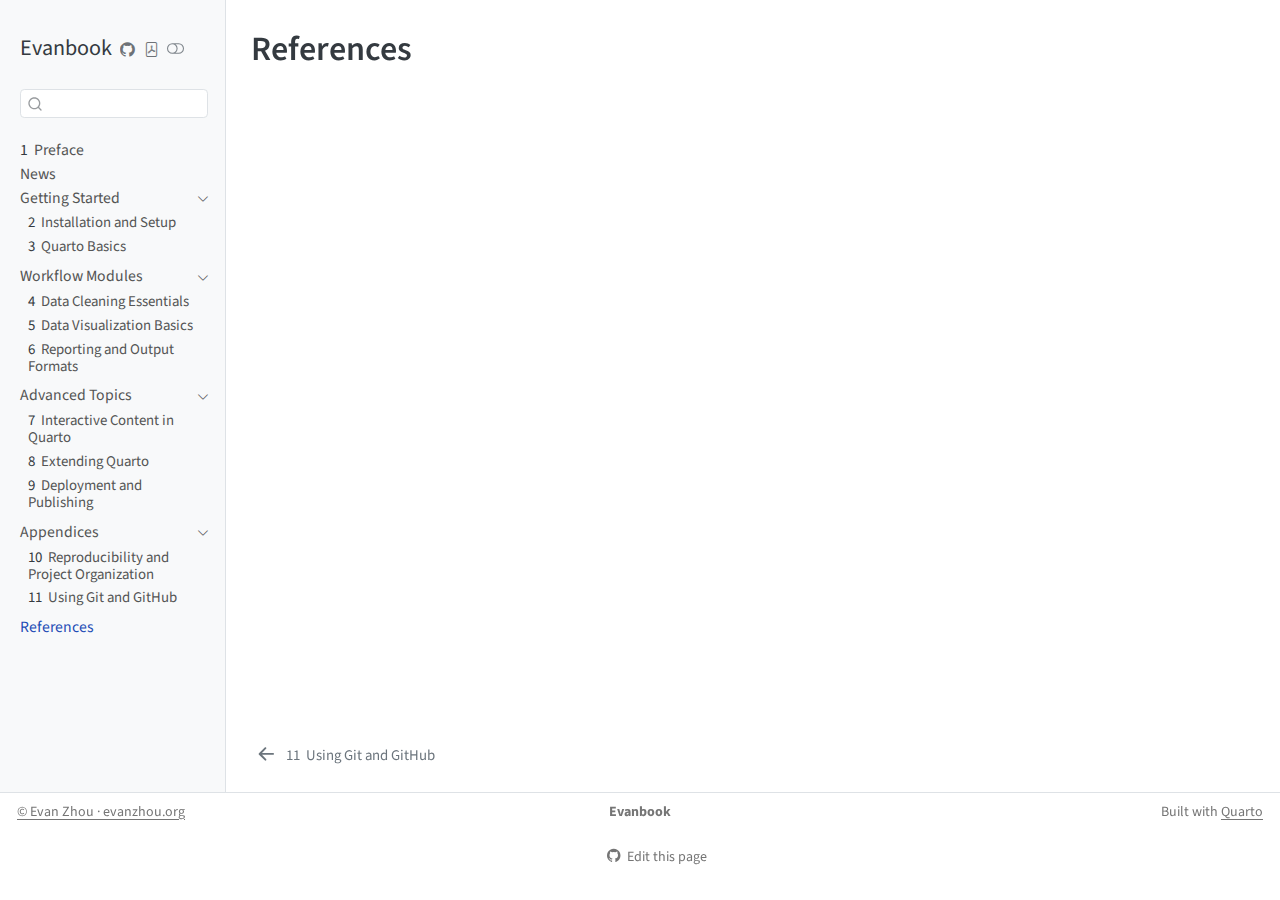
<file: references.html>
<!DOCTYPE html>
<html xmlns="http://www.w3.org/1999/xhtml" lang="en" xml:lang="en"><head>

<meta charset="utf-8">
<meta name="generator" content="quarto-1.9.37">

<meta name="viewport" content="width=device-width, initial-scale=1.0, user-scalable=yes">


<title>References – Evanbook</title>
<style>
/* Default styles provided by pandoc.
** See https://pandoc.org/MANUAL.html#variables-for-html for config info.
*/
code{white-space: pre-wrap;}
span.smallcaps{font-variant: small-caps;}
div.columns{display: flex; gap: min(4vw, 1.5em);}
div.column{flex: auto; overflow-x: auto;}
div.hanging-indent{margin-left: 1.5em; text-indent: -1.5em;}
ul.task-list{list-style: none;}
ul.task-list li input[type="checkbox"] {
  width: 0.8em;
  margin: 0 0.8em 0.2em -1em; /* quarto-specific, see https://github.com/quarto-dev/quarto-cli/issues/4556 */ 
  vertical-align: middle;
}
/* CSS for citations */
div.csl-bib-body { }
div.csl-entry {
  clear: both;
}
.hanging-indent div.csl-entry {
  margin-left:2em;
  text-indent:-2em;
}
div.csl-left-margin {
  min-width:2em;
  float:left;
}
div.csl-right-inline {
  margin-left:2em;
  padding-left:1em;
}
div.csl-indent {
  margin-left: 2em;
}</style>


<script src="site_libs/quarto-nav/quarto-nav.js"></script>
<script src="site_libs/quarto-nav/headroom.min.js"></script>
<script src="site_libs/clipboard/clipboard.min.js"></script>
<script src="site_libs/quarto-search/autocomplete.umd.js"></script>
<script src="site_libs/quarto-search/fuse.min.js"></script>
<script src="site_libs/quarto-search/quarto-search.js"></script>
<meta name="quarto:offset" content="./">
<link href="./A2_git.html" rel="prev">
<script src="site_libs/quarto-html/quarto.js" type="module"></script>
<script src="site_libs/quarto-html/tabsets/tabsets.js" type="module"></script>
<script src="site_libs/quarto-html/popper.min.js"></script>
<script src="site_libs/quarto-html/tippy.umd.min.js"></script>
<script src="site_libs/quarto-html/anchor.min.js"></script>
<link href="site_libs/quarto-html/tippy.css" rel="stylesheet">
<link href="site_libs/quarto-html/quarto-syntax-highlighting-7f8f88aac4f3542376d5c11b86a4c14d.css" rel="stylesheet" class="quarto-color-scheme" id="quarto-text-highlighting-styles">
<link href="site_libs/quarto-html/quarto-syntax-highlighting-dark-d0ae9245876894da5ac7e18953ecc5cc.css" rel="stylesheet" class="quarto-color-scheme quarto-color-alternate" id="quarto-text-highlighting-styles">
<link href="site_libs/quarto-html/quarto-syntax-highlighting-7f8f88aac4f3542376d5c11b86a4c14d.css" rel="stylesheet" class="quarto-color-scheme-extra" id="quarto-text-highlighting-styles">
<script src="site_libs/bootstrap/bootstrap.min.js"></script>
<link href="site_libs/bootstrap/bootstrap-icons.css" rel="stylesheet">
<link href="site_libs/bootstrap/bootstrap-db941dfb525b62eaf54a010c0281fc62.min.css" rel="stylesheet" append-hash="true" class="quarto-color-scheme" id="quarto-bootstrap" data-mode="light">
<link href="site_libs/bootstrap/bootstrap-dark-f1f4cccce9ed77b7538b6e1c6718fb3d.min.css" rel="stylesheet" append-hash="true" class="quarto-color-scheme quarto-color-alternate" id="quarto-bootstrap" data-mode="light">
<link href="site_libs/bootstrap/bootstrap-db941dfb525b62eaf54a010c0281fc62.min.css" rel="stylesheet" append-hash="true" class="quarto-color-scheme-extra" id="quarto-bootstrap" data-mode="light">
<script id="quarto-search-options" type="application/json">{
  "location": "sidebar",
  "copy-button": false,
  "collapse-after": 3,
  "panel-placement": "start",
  "type": "textbox",
  "limit": 50,
  "keyboard-shortcut": [
    "f",
    "/",
    "s"
  ],
  "show-item-context": false,
  "language": {
    "search-no-results-text": "No results",
    "search-matching-documents-text": "matching documents",
    "search-copy-link-title": "Copy link to search",
    "search-hide-matches-text": "Hide additional matches",
    "search-more-match-text": "more match in this document",
    "search-more-matches-text": "more matches in this document",
    "search-clear-button-title": "Clear",
    "search-text-placeholder": "",
    "search-detached-cancel-button-title": "Cancel",
    "search-submit-button-title": "Submit",
    "search-label": "Search"
  }
}</script>


<link rel="stylesheet" href="assets/styles.css">
</head>

<body class="nav-sidebar docked quarto-light"><script id="quarto-html-before-body" type="application/javascript">
    const toggleBodyColorMode = (bsSheetEl) => {
      const mode = bsSheetEl.getAttribute("data-mode");
      const bodyEl = window.document.querySelector("body");
      if (mode === "dark") {
        bodyEl.classList.add("quarto-dark");
        bodyEl.classList.remove("quarto-light");
      } else {
        bodyEl.classList.add("quarto-light");
        bodyEl.classList.remove("quarto-dark");
      }
    }
    const toggleBodyColorPrimary = () => {
      const bsSheetEl = window.document.querySelector("link#quarto-bootstrap:not([rel=disabled-stylesheet])");
      if (bsSheetEl) {
        toggleBodyColorMode(bsSheetEl);
      }
    }
    const setColorSchemeToggle = (alternate) => {
      const toggles = window.document.querySelectorAll('.quarto-color-scheme-toggle');
      for (let i=0; i < toggles.length; i++) {
        const toggle = toggles[i];
        if (toggle) {
          if (alternate) {
            toggle.classList.add("alternate");
          } else {
            toggle.classList.remove("alternate");
          }
        }
      }
    };
    const toggleColorMode = (alternate) => {
      // Switch the stylesheets
      const primaryStylesheets = window.document.querySelectorAll('link.quarto-color-scheme:not(.quarto-color-alternate)');
      const alternateStylesheets = window.document.querySelectorAll('link.quarto-color-scheme.quarto-color-alternate');
      manageTransitions('#quarto-margin-sidebar .nav-link', false);
      if (alternate) {
        // note: dark is layered on light, we don't disable primary!
        enableStylesheet(alternateStylesheets);
        for (const sheetNode of alternateStylesheets) {
          if (sheetNode.id === "quarto-bootstrap") {
            toggleBodyColorMode(sheetNode);
          }
        }
      } else {
        disableStylesheet(alternateStylesheets);
        enableStylesheet(primaryStylesheets)
        toggleBodyColorPrimary();
      }
      manageTransitions('#quarto-margin-sidebar .nav-link', true);
      // Switch the toggles
      setColorSchemeToggle(alternate)
      // Hack to workaround the fact that safari doesn't
      // properly recolor the scrollbar when toggling (#1455)
      if (navigator.userAgent.indexOf('Safari') > 0 && navigator.userAgent.indexOf('Chrome') == -1) {
        manageTransitions("body", false);
        window.scrollTo(0, 1);
        setTimeout(() => {
          window.scrollTo(0, 0);
          manageTransitions("body", true);
        }, 40);
      }
    }
    const disableStylesheet = (stylesheets) => {
      for (let i=0; i < stylesheets.length; i++) {
        const stylesheet = stylesheets[i];
        stylesheet.rel = 'disabled-stylesheet';
      }
    }
    const enableStylesheet = (stylesheets) => {
      for (let i=0; i < stylesheets.length; i++) {
        const stylesheet = stylesheets[i];
        if(stylesheet.rel !== 'stylesheet') { // for Chrome, which will still FOUC without this check
          stylesheet.rel = 'stylesheet';
        }
      }
    }
    const manageTransitions = (selector, allowTransitions) => {
      const els = window.document.querySelectorAll(selector);
      for (let i=0; i < els.length; i++) {
        const el = els[i];
        if (allowTransitions) {
          el.classList.remove('notransition');
        } else {
          el.classList.add('notransition');
        }
      }
    }
    const isFileUrl = () => {
      return window.location.protocol === 'file:';
    }
    const hasAlternateSentinel = () => {
      let styleSentinel = getColorSchemeSentinel();
      if (styleSentinel !== null) {
        return styleSentinel === "alternate";
      } else {
        return false;
      }
    }
    const setStyleSentinel = (alternate) => {
      const value = alternate ? "alternate" : "default";
      if (!isFileUrl()) {
        window.localStorage.setItem("quarto-color-scheme", value);
      } else {
        localAlternateSentinel = value;
      }
    }
    const getColorSchemeSentinel = () => {
      if (!isFileUrl()) {
        const storageValue = window.localStorage.getItem("quarto-color-scheme");
        return storageValue != null ? storageValue : localAlternateSentinel;
      } else {
        return localAlternateSentinel;
      }
    }
    const toggleGiscusIfUsed = (isAlternate, darkModeDefault) => {
      const baseTheme = document.querySelector('#giscus-base-theme')?.value ?? 'light';
      const alternateTheme = document.querySelector('#giscus-alt-theme')?.value ?? 'dark';
      let newTheme = '';
      if(authorPrefersDark) {
        newTheme = isAlternate ? baseTheme : alternateTheme;
      } else {
        newTheme = isAlternate ? alternateTheme : baseTheme;
      }
      const changeGiscusTheme = () => {
        // From: https://github.com/giscus/giscus/issues/336
        const sendMessage = (message) => {
          const iframe = document.querySelector('iframe.giscus-frame');
          if (!iframe) return;
          iframe.contentWindow.postMessage({ giscus: message }, 'https://giscus.app');
        }
        sendMessage({
          setConfig: {
            theme: newTheme
          }
        });
      }
      const isGiscussLoaded = window.document.querySelector('iframe.giscus-frame') !== null;
      if (isGiscussLoaded) {
        changeGiscusTheme();
      }
    };
    const authorPrefersDark = false;
    const darkModeDefault = authorPrefersDark;
      document.querySelector('link#quarto-text-highlighting-styles.quarto-color-scheme-extra').rel = 'disabled-stylesheet';
      document.querySelector('link#quarto-bootstrap.quarto-color-scheme-extra').rel = 'disabled-stylesheet';
    let localAlternateSentinel = darkModeDefault ? 'alternate' : 'default';
    // Dark / light mode switch
    window.quartoToggleColorScheme = () => {
      // Read the current dark / light value
      let toAlternate = !hasAlternateSentinel();
      toggleColorMode(toAlternate);
      setStyleSentinel(toAlternate);
      toggleGiscusIfUsed(toAlternate, darkModeDefault);
      window.dispatchEvent(new Event('resize'));
    };
    // Switch to dark mode if need be
    if (hasAlternateSentinel()) {
      toggleColorMode(true);
    } else {
      toggleColorMode(false);
    }
  </script>

<div id="quarto-search-results"></div>
  <header id="quarto-header" class="headroom fixed-top">
  <nav class="quarto-secondary-nav">
    <div class="container-fluid d-flex">
      <button type="button" class="quarto-btn-toggle btn" data-bs-toggle="collapse" role="button" data-bs-target=".quarto-sidebar-collapse-item" aria-controls="quarto-sidebar" aria-expanded="false" aria-label="Toggle sidebar navigation" onclick="if (window.quartoToggleHeadroom) { window.quartoToggleHeadroom(); }">
        <i class="bi bi-layout-text-sidebar-reverse"></i>
      </button>
        <nav class="quarto-page-breadcrumbs" aria-label="breadcrumb"><ol class="breadcrumb"><li class="breadcrumb-item"><a href="./references.html">References</a></li></ol></nav>
        <a class="flex-grow-1" role="navigation" data-bs-toggle="collapse" data-bs-target=".quarto-sidebar-collapse-item" aria-controls="quarto-sidebar" aria-expanded="false" aria-label="Toggle sidebar navigation" onclick="if (window.quartoToggleHeadroom) { window.quartoToggleHeadroom(); }">      
        </a>
      <button type="button" class="btn quarto-search-button" aria-label="Search" onclick="window.quartoOpenSearch();">
        <i class="bi bi-search"></i>
      </button>
    </div>
  </nav>
</header>
<!-- content -->
<div id="quarto-content" class="quarto-container page-columns page-rows-contents page-layout-article">
<!-- sidebar -->
  <nav id="quarto-sidebar" class="sidebar collapse collapse-horizontal quarto-sidebar-collapse-item sidebar-navigation docked overflow-auto">
    <div class="pt-lg-2 mt-2 text-left sidebar-header">
    <div class="sidebar-title mb-0 py-0">
      <a href="./">Evanbook</a> 
        <div class="sidebar-tools-main tools-wide">
    <a href="https://github.com/evanbio/evanbook" title="Source Code" class="quarto-navigation-tool px-1" aria-label="Source Code"><i class="bi bi-github"></i></a>
    <a href="./Evanbook.pdf" title="Download PDF" class="quarto-navigation-tool px-1" aria-label="Download PDF"><i class="bi bi-file-pdf"></i></a>
  <a href="" class="quarto-color-scheme-toggle quarto-navigation-tool  px-1" onclick="window.quartoToggleColorScheme(); return false;" title="Toggle dark mode"><i class="bi"></i></a>
</div>
    </div>
      </div>
        <div class="mt-2 flex-shrink-0 align-items-center">
        <div class="sidebar-search">
        <div id="quarto-search" class="" title="Search"></div>
        </div>
        </div>
    <div class="sidebar-menu-container"> 
    <ul class="list-unstyled mt-1">
        <li class="sidebar-item">
  <div class="sidebar-item-container"> 
  <a href="./index.html" class="sidebar-item-text sidebar-link">
 <span class="menu-text"><span class="chapter-number">1</span>&nbsp; <span class="chapter-title">Preface</span></span></a>
  </div>
</li>
        <li class="sidebar-item">
  <div class="sidebar-item-container"> 
  <a href="./news.html" class="sidebar-item-text sidebar-link">
 <span class="menu-text">News</span></a>
  </div>
</li>
        <li class="sidebar-item sidebar-item-section">
      <div class="sidebar-item-container"> 
            <a class="sidebar-item-text sidebar-link text-start" data-bs-toggle="collapse" data-bs-target="#quarto-sidebar-section-1" role="navigation" aria-expanded="true">
 <span class="menu-text">Getting Started</span></a>
          <a class="sidebar-item-toggle text-start" data-bs-toggle="collapse" data-bs-target="#quarto-sidebar-section-1" role="navigation" aria-expanded="true" aria-label="Toggle section">
            <i class="bi bi-chevron-right ms-2"></i>
          </a> 
      </div>
      <ul id="quarto-sidebar-section-1" class="collapse list-unstyled sidebar-section depth1 show">  
          <li class="sidebar-item">
  <div class="sidebar-item-container"> 
  <a href="./01_installation.html" class="sidebar-item-text sidebar-link">
 <span class="menu-text"><span class="chapter-number">2</span>&nbsp; <span class="chapter-title">Installation and Setup</span></span></a>
  </div>
</li>
          <li class="sidebar-item">
  <div class="sidebar-item-container"> 
  <a href="./02_quarto-basics.html" class="sidebar-item-text sidebar-link">
 <span class="menu-text"><span class="chapter-number">3</span>&nbsp; <span class="chapter-title">Quarto Basics</span></span></a>
  </div>
</li>
      </ul>
  </li>
        <li class="sidebar-item sidebar-item-section">
      <div class="sidebar-item-container"> 
            <a class="sidebar-item-text sidebar-link text-start" data-bs-toggle="collapse" data-bs-target="#quarto-sidebar-section-2" role="navigation" aria-expanded="true">
 <span class="menu-text">Workflow Modules</span></a>
          <a class="sidebar-item-toggle text-start" data-bs-toggle="collapse" data-bs-target="#quarto-sidebar-section-2" role="navigation" aria-expanded="true" aria-label="Toggle section">
            <i class="bi bi-chevron-right ms-2"></i>
          </a> 
      </div>
      <ul id="quarto-sidebar-section-2" class="collapse list-unstyled sidebar-section depth1 show">  
          <li class="sidebar-item">
  <div class="sidebar-item-container"> 
  <a href="./03_data-cleaning.html" class="sidebar-item-text sidebar-link">
 <span class="menu-text"><span class="chapter-number">4</span>&nbsp; <span class="chapter-title">Data Cleaning Essentials</span></span></a>
  </div>
</li>
          <li class="sidebar-item">
  <div class="sidebar-item-container"> 
  <a href="./04_visualization.html" class="sidebar-item-text sidebar-link">
 <span class="menu-text"><span class="chapter-number">5</span>&nbsp; <span class="chapter-title">Data Visualization Basics</span></span></a>
  </div>
</li>
          <li class="sidebar-item">
  <div class="sidebar-item-container"> 
  <a href="./05_reporting.html" class="sidebar-item-text sidebar-link">
 <span class="menu-text"><span class="chapter-number">6</span>&nbsp; <span class="chapter-title">Reporting and Output Formats</span></span></a>
  </div>
</li>
      </ul>
  </li>
        <li class="sidebar-item sidebar-item-section">
      <div class="sidebar-item-container"> 
            <a class="sidebar-item-text sidebar-link text-start" data-bs-toggle="collapse" data-bs-target="#quarto-sidebar-section-3" role="navigation" aria-expanded="true">
 <span class="menu-text">Advanced Topics</span></a>
          <a class="sidebar-item-toggle text-start" data-bs-toggle="collapse" data-bs-target="#quarto-sidebar-section-3" role="navigation" aria-expanded="true" aria-label="Toggle section">
            <i class="bi bi-chevron-right ms-2"></i>
          </a> 
      </div>
      <ul id="quarto-sidebar-section-3" class="collapse list-unstyled sidebar-section depth1 show">  
          <li class="sidebar-item">
  <div class="sidebar-item-container"> 
  <a href="./06_interactivity.html" class="sidebar-item-text sidebar-link">
 <span class="menu-text"><span class="chapter-number">7</span>&nbsp; <span class="chapter-title">Interactive Content in Quarto</span></span></a>
  </div>
</li>
          <li class="sidebar-item">
  <div class="sidebar-item-container"> 
  <a href="./07_quarto-extensions.html" class="sidebar-item-text sidebar-link">
 <span class="menu-text"><span class="chapter-number">8</span>&nbsp; <span class="chapter-title">Extending Quarto</span></span></a>
  </div>
</li>
          <li class="sidebar-item">
  <div class="sidebar-item-container"> 
  <a href="./08_deployment.html" class="sidebar-item-text sidebar-link">
 <span class="menu-text"><span class="chapter-number">9</span>&nbsp; <span class="chapter-title">Deployment and Publishing</span></span></a>
  </div>
</li>
      </ul>
  </li>
        <li class="sidebar-item sidebar-item-section">
      <div class="sidebar-item-container"> 
            <a class="sidebar-item-text sidebar-link text-start" data-bs-toggle="collapse" data-bs-target="#quarto-sidebar-section-4" role="navigation" aria-expanded="true">
 <span class="menu-text">Appendices</span></a>
          <a class="sidebar-item-toggle text-start" data-bs-toggle="collapse" data-bs-target="#quarto-sidebar-section-4" role="navigation" aria-expanded="true" aria-label="Toggle section">
            <i class="bi bi-chevron-right ms-2"></i>
          </a> 
      </div>
      <ul id="quarto-sidebar-section-4" class="collapse list-unstyled sidebar-section depth1 show">  
          <li class="sidebar-item">
  <div class="sidebar-item-container"> 
  <a href="./A1_reproducibility.html" class="sidebar-item-text sidebar-link">
 <span class="menu-text"><span class="chapter-number">10</span>&nbsp; <span class="chapter-title">Reproducibility and Project Organization</span></span></a>
  </div>
</li>
          <li class="sidebar-item">
  <div class="sidebar-item-container"> 
  <a href="./A2_git.html" class="sidebar-item-text sidebar-link">
 <span class="menu-text"><span class="chapter-number">11</span>&nbsp; <span class="chapter-title">Using Git and GitHub</span></span></a>
  </div>
</li>
      </ul>
  </li>
        <li class="sidebar-item">
  <div class="sidebar-item-container"> 
  <a href="./references.html" class="sidebar-item-text sidebar-link active">
 <span class="menu-text">References</span></a>
  </div>
</li>
    </ul>
    </div>
</nav>
<div id="quarto-sidebar-glass" class="quarto-sidebar-collapse-item" data-bs-toggle="collapse" data-bs-target=".quarto-sidebar-collapse-item"></div>
<!-- margin-sidebar -->
    <div id="quarto-margin-sidebar" class="sidebar margin-sidebar zindex-bottom">
        
    </div>
<!-- main -->
<main class="content" id="quarto-document-content">


<header id="title-block-header" class="quarto-title-block default">
<div class="quarto-title">
<h1 class="title">References</h1>
</div>



<div class="quarto-title-meta">

    
  
    
  </div>
  


</header>


<div id="refs" role="list" style="display: none">

</div>



</main> <!-- /main -->
<script id="quarto-html-after-body" type="application/javascript">
  window.document.addEventListener("DOMContentLoaded", function (event) {
    // Ensure there is a toggle, if there isn't float one in the top right
    if (window.document.querySelector('.quarto-color-scheme-toggle') === null) {
      const a = window.document.createElement('a');
      a.classList.add('top-right');
      a.classList.add('quarto-color-scheme-toggle');
      a.href = "";
      a.onclick = function() { try { window.quartoToggleColorScheme(); } catch {} return false; };
      const i = window.document.createElement("i");
      i.classList.add('bi');
      a.appendChild(i);
      window.document.body.appendChild(a);
    }
    setColorSchemeToggle(hasAlternateSentinel())
    const icon = "";
    const anchorJS = new window.AnchorJS();
    anchorJS.options = {
      placement: 'right',
      icon: icon
    };
    anchorJS.add('.anchored');
    const isCodeAnnotation = (el) => {
      for (const clz of el.classList) {
        if (clz.startsWith('code-annotation-')) {                     
          return true;
        }
      }
      return false;
    }
    const onCopySuccess = function(e) {
      // button target
      const button = e.trigger;
      // don't keep focus
      button.blur();
      // flash "checked"
      button.classList.add('code-copy-button-checked');
      var currentTitle = button.getAttribute("title");
      button.setAttribute("title", "Copied!");
      let tooltip;
      if (window.bootstrap) {
        button.setAttribute("data-bs-toggle", "tooltip");
        button.setAttribute("data-bs-placement", "left");
        button.setAttribute("data-bs-title", "Copied!");
        tooltip = new bootstrap.Tooltip(button, 
          { trigger: "manual", 
            customClass: "code-copy-button-tooltip",
            offset: [0, -8]});
        tooltip.show();    
      }
      setTimeout(function() {
        if (tooltip) {
          tooltip.hide();
          button.removeAttribute("data-bs-title");
          button.removeAttribute("data-bs-toggle");
          button.removeAttribute("data-bs-placement");
        }
        button.setAttribute("title", currentTitle);
        button.classList.remove('code-copy-button-checked');
      }, 1000);
      // clear code selection
      e.clearSelection();
    }
    const getTextToCopy = function(trigger) {
      const outerScaffold = trigger.parentElement.cloneNode(true);
      const codeEl = outerScaffold.querySelector('code');
      for (const childEl of codeEl.children) {
        if (isCodeAnnotation(childEl)) {
          childEl.remove();
        }
      }
      return codeEl.innerText;
    }
    const clipboard = new window.ClipboardJS('.code-copy-button:not([data-in-quarto-modal])', {
      text: getTextToCopy
    });
    clipboard.on('success', onCopySuccess);
    if (window.document.getElementById('quarto-embedded-source-code-modal')) {
      const clipboardModal = new window.ClipboardJS('.code-copy-button[data-in-quarto-modal]', {
        text: getTextToCopy,
        container: window.document.getElementById('quarto-embedded-source-code-modal')
      });
      clipboardModal.on('success', onCopySuccess);
    }
      var localhostRegex = new RegExp(/^(?:http|https):\/\/localhost\:?[0-9]*\//);
      var mailtoRegex = new RegExp(/^mailto:/);
        var filterRegex = new RegExp("https:\/\/evanbio\.github\.io\/evanbook");
      var isInternal = (href) => {
          return filterRegex.test(href) || localhostRegex.test(href) || mailtoRegex.test(href);
      }
      // Inspect non-navigation links and adorn them if external
     var links = window.document.querySelectorAll('a[href]:not(.nav-link):not(.navbar-brand):not(.toc-action):not(.sidebar-link):not(.sidebar-item-toggle):not(.pagination-link):not(.no-external):not([aria-hidden]):not(.dropdown-item):not(.quarto-navigation-tool):not(.about-link)');
      for (var i=0; i<links.length; i++) {
        const link = links[i];
        if (!isInternal(link.href)) {
          // undo the damage that might have been done by quarto-nav.js in the case of
          // links that we want to consider external
          if (link.dataset.originalHref !== undefined) {
            link.href = link.dataset.originalHref;
          }
        }
      }
    function tippyHover(el, contentFn, onTriggerFn, onUntriggerFn) {
      const config = {
        allowHTML: true,
        maxWidth: 500,
        delay: 100,
        arrow: false,
        appendTo: function(el) {
            return el.parentElement;
        },
        interactive: true,
        interactiveBorder: 10,
        theme: 'quarto',
        placement: 'bottom-start',
      };
      if (contentFn) {
        config.content = contentFn;
      }
      if (onTriggerFn) {
        config.onTrigger = onTriggerFn;
      }
      if (onUntriggerFn) {
        config.onUntrigger = onUntriggerFn;
      }
      window.tippy(el, config); 
    }
    const noterefs = window.document.querySelectorAll('a[role="doc-noteref"]');
    for (var i=0; i<noterefs.length; i++) {
      const ref = noterefs[i];
      tippyHover(ref, function() {
        // use id or data attribute instead here
        let href = ref.getAttribute('data-footnote-href') || ref.getAttribute('href');
        try { href = new URL(href).hash; } catch {}
        const id = href.replace(/^#\/?/, "");
        const note = window.document.getElementById(id);
        if (note) {
          return note.innerHTML;
        } else {
          return "";
        }
      });
    }
    const xrefs = window.document.querySelectorAll('a.quarto-xref');
    const processXRef = (id, note) => {
      // Strip column container classes
      const stripColumnClz = (el) => {
        el.classList.remove("page-full", "page-columns");
        if (el.children) {
          for (const child of el.children) {
            stripColumnClz(child);
          }
        }
      }
      stripColumnClz(note)
      if (id === null || id.startsWith('sec-')) {
        // Special case sections, only their first couple elements
        const container = document.createElement("div");
        if (note.children && note.children.length > 2) {
          container.appendChild(note.children[0].cloneNode(true));
          for (let i = 1; i < note.children.length; i++) {
            const child = note.children[i];
            if (child.tagName === "P" && child.innerText === "") {
              continue;
            } else {
              container.appendChild(child.cloneNode(true));
              break;
            }
          }
          if (window.Quarto?.typesetMath) {
            window.Quarto.typesetMath(container);
          }
          return container.innerHTML
        } else {
          if (window.Quarto?.typesetMath) {
            window.Quarto.typesetMath(note);
          }
          return note.innerHTML;
        }
      } else {
        // Remove any anchor links if they are present
        const anchorLink = note.querySelector('a.anchorjs-link');
        if (anchorLink) {
          anchorLink.remove();
        }
        if (window.Quarto?.typesetMath) {
          window.Quarto.typesetMath(note);
        }
        if (note.classList.contains("callout")) {
          return note.outerHTML;
        } else {
          return note.innerHTML;
        }
      }
    }
    for (var i=0; i<xrefs.length; i++) {
      const xref = xrefs[i];
      tippyHover(xref, undefined, function(instance) {
        instance.disable();
        let url = xref.getAttribute('href');
        let hash = undefined; 
        if (url.startsWith('#')) {
          hash = url;
        } else {
          try { hash = new URL(url).hash; } catch {}
        }
        if (hash) {
          const id = hash.replace(/^#\/?/, "");
          const note = window.document.getElementById(id);
          if (note !== null) {
            try {
              const html = processXRef(id, note.cloneNode(true));
              instance.setContent(html);
            } finally {
              instance.enable();
              instance.show();
            }
          } else {
            // See if we can fetch this
            fetch(url.split('#')[0])
            .then(res => res.text())
            .then(html => {
              const parser = new DOMParser();
              const htmlDoc = parser.parseFromString(html, "text/html");
              const note = htmlDoc.getElementById(id);
              if (note !== null) {
                const html = processXRef(id, note);
                instance.setContent(html);
              } 
            }).finally(() => {
              instance.enable();
              instance.show();
            });
          }
        } else {
          // See if we can fetch a full url (with no hash to target)
          // This is a special case and we should probably do some content thinning / targeting
          fetch(url)
          .then(res => res.text())
          .then(html => {
            const parser = new DOMParser();
            const htmlDoc = parser.parseFromString(html, "text/html");
            const note = htmlDoc.querySelector('main.content');
            if (note !== null) {
              // This should only happen for chapter cross references
              // (since there is no id in the URL)
              // remove the first header
              if (note.children.length > 0 && note.children[0].tagName === "HEADER") {
                note.children[0].remove();
              }
              const html = processXRef(null, note);
              instance.setContent(html);
            } 
          }).finally(() => {
            instance.enable();
            instance.show();
          });
        }
      }, function(instance) {
      });
    }
        let selectedAnnoteEl;
        const selectorForAnnotation = ( cell, annotation) => {
          let cellAttr = 'data-code-cell="' + cell + '"';
          let lineAttr = 'data-code-annotation="' +  annotation + '"';
          const selector = 'span[' + cellAttr + '][' + lineAttr + ']';
          return selector;
        }
        const selectCodeLines = (annoteEl) => {
          const doc = window.document;
          const targetCell = annoteEl.getAttribute("data-target-cell");
          const targetAnnotation = annoteEl.getAttribute("data-target-annotation");
          const annoteSpan = window.document.querySelector(selectorForAnnotation(targetCell, targetAnnotation));
          const lines = annoteSpan.getAttribute("data-code-lines").split(",");
          const lineIds = lines.map((line) => {
            return targetCell + "-" + line;
          })
          let top = null;
          let height = null;
          let parent = null;
          if (lineIds.length > 0) {
              //compute the position of the single el (top and bottom and make a div)
              const el = window.document.getElementById(lineIds[0]);
              top = el.offsetTop;
              height = el.offsetHeight;
              parent = el.parentElement.parentElement;
            if (lineIds.length > 1) {
              const lastEl = window.document.getElementById(lineIds[lineIds.length - 1]);
              const bottom = lastEl.offsetTop + lastEl.offsetHeight;
              height = bottom - top;
            }
            if (top !== null && height !== null && parent !== null) {
              // cook up a div (if necessary) and position it 
              let div = window.document.getElementById("code-annotation-line-highlight");
              if (div === null) {
                div = window.document.createElement("div");
                div.setAttribute("id", "code-annotation-line-highlight");
                div.style.position = 'absolute';
                parent.appendChild(div);
              }
              div.style.top = top - 2 + "px";
              div.style.height = height + 4 + "px";
              div.style.left = 0;
              let gutterDiv = window.document.getElementById("code-annotation-line-highlight-gutter");
              if (gutterDiv === null) {
                gutterDiv = window.document.createElement("div");
                gutterDiv.setAttribute("id", "code-annotation-line-highlight-gutter");
                gutterDiv.style.position = 'absolute';
                const codeCell = window.document.getElementById(targetCell);
                const gutter = codeCell.querySelector('.code-annotation-gutter');
                gutter.appendChild(gutterDiv);
              }
              gutterDiv.style.top = top - 2 + "px";
              gutterDiv.style.height = height + 4 + "px";
            }
            selectedAnnoteEl = annoteEl;
          }
        };
        const unselectCodeLines = () => {
          const elementsIds = ["code-annotation-line-highlight", "code-annotation-line-highlight-gutter"];
          elementsIds.forEach((elId) => {
            const div = window.document.getElementById(elId);
            if (div) {
              div.remove();
            }
          });
          selectedAnnoteEl = undefined;
        };
          // Handle positioning of the toggle
      window.addEventListener(
        "resize",
        throttle(() => {
          elRect = undefined;
          if (selectedAnnoteEl) {
            selectCodeLines(selectedAnnoteEl);
          }
        }, 10)
      );
      function throttle(fn, ms) {
      let throttle = false;
      let timer;
        return (...args) => {
          if(!throttle) { // first call gets through
              fn.apply(this, args);
              throttle = true;
          } else { // all the others get throttled
              if(timer) clearTimeout(timer); // cancel #2
              timer = setTimeout(() => {
                fn.apply(this, args);
                timer = throttle = false;
              }, ms);
          }
        };
      }
        // Attach click handler to the DT
        const annoteDls = window.document.querySelectorAll('dt[data-target-cell]');
        for (const annoteDlNode of annoteDls) {
          annoteDlNode.addEventListener('click', (event) => {
            const clickedEl = event.target;
            if (clickedEl !== selectedAnnoteEl) {
              unselectCodeLines();
              const activeEl = window.document.querySelector('dt[data-target-cell].code-annotation-active');
              if (activeEl) {
                activeEl.classList.remove('code-annotation-active');
              }
              selectCodeLines(clickedEl);
              clickedEl.classList.add('code-annotation-active');
            } else {
              // Unselect the line
              unselectCodeLines();
              clickedEl.classList.remove('code-annotation-active');
            }
          });
        }
    const findCites = (el) => {
      const parentEl = el.parentElement;
      if (parentEl) {
        const cites = parentEl.dataset.cites;
        if (cites) {
          return {
            el,
            cites: cites.split(' ')
          };
        } else {
          return findCites(el.parentElement)
        }
      } else {
        return undefined;
      }
    };
    var bibliorefs = window.document.querySelectorAll('a[role="doc-biblioref"]');
    for (var i=0; i<bibliorefs.length; i++) {
      const ref = bibliorefs[i];
      const citeInfo = findCites(ref);
      if (citeInfo) {
        tippyHover(citeInfo.el, function() {
          var popup = window.document.createElement('div');
          citeInfo.cites.forEach(function(cite) {
            var citeDiv = window.document.createElement('div');
            citeDiv.classList.add('hanging-indent');
            citeDiv.classList.add('csl-entry');
            var biblioDiv = window.document.getElementById('ref-' + cite);
            if (biblioDiv) {
              citeDiv.innerHTML = biblioDiv.innerHTML;
            }
            popup.appendChild(citeDiv);
          });
          return popup.innerHTML;
        });
      }
    }
  });
  </script>
<nav class="page-navigation">
  <div class="nav-page nav-page-previous">
      <a href="./A2_git.html" class="pagination-link" aria-label="Using Git and GitHub">
        <i class="bi bi-arrow-left-short"></i> <span class="nav-page-text"><span class="chapter-number">11</span>&nbsp; <span class="chapter-title">Using Git and GitHub</span></span>
      </a>          
  </div>
  <div class="nav-page nav-page-next">
  </div>
</nav>
</div> <!-- /content -->
<footer class="footer">
  <div class="nav-footer">
    <div class="nav-footer-left">
<p><a href="https://evanzhou.org">© Evan Zhou · evanzhou.org</a></p>
</div>   
    <div class="nav-footer-center">
<p><strong>Evanbook</strong></p>
<div class="toc-actions"><ul><li><a href="https://github.com/evanbio/evanbook/edit/main/references.qmd" class="toc-action"><i class="bi bi-github"></i>Edit this page</a></li></ul></div></div>
    <div class="nav-footer-right">
<p>Built with <a href="https://quarto.org/">Quarto</a></p>
</div>
  </div>
</footer>




</body></html>
</file>
<file: site_libs/quarto-html/tippy.css>
.tippy-box[data-animation=fade][data-state=hidden]{opacity:0}[data-tippy-root]{max-width:calc(100vw - 10px)}.tippy-box{position:relative;background-color:#333;color:#fff;border-radius:4px;font-size:14px;line-height:1.4;white-space:normal;outline:0;transition-property:transform,visibility,opacity}.tippy-box[data-placement^=top]>.tippy-arrow{bottom:0}.tippy-box[data-placement^=top]>.tippy-arrow:before{bottom:-7px;left:0;border-width:8px 8px 0;border-top-color:initial;transform-origin:center top}.tippy-box[data-placement^=bottom]>.tippy-arrow{top:0}.tippy-box[data-placement^=bottom]>.tippy-arrow:before{top:-7px;left:0;border-width:0 8px 8px;border-bottom-color:initial;transform-origin:center bottom}.tippy-box[data-placement^=left]>.tippy-arrow{right:0}.tippy-box[data-placement^=left]>.tippy-arrow:before{border-width:8px 0 8px 8px;border-left-color:initial;right:-7px;transform-origin:center left}.tippy-box[data-placement^=right]>.tippy-arrow{left:0}.tippy-box[data-placement^=right]>.tippy-arrow:before{left:-7px;border-width:8px 8px 8px 0;border-right-color:initial;transform-origin:center right}.tippy-box[data-inertia][data-state=visible]{transition-timing-function:cubic-bezier(.54,1.5,.38,1.11)}.tippy-arrow{width:16px;height:16px;color:#333}.tippy-arrow:before{content:"";position:absolute;border-color:transparent;border-style:solid}.tippy-content{position:relative;padding:5px 9px;z-index:1}
</file>
<file: site_libs/quarto-html/quarto-syntax-highlighting-7f8f88aac4f3542376d5c11b86a4c14d.css>
/* quarto syntax highlight colors */
:root {
  --quarto-hl-ot-color: #003B4F;
  --quarto-hl-at-color: #657422;
  --quarto-hl-ss-color: #20794D;
  --quarto-hl-an-color: #5E5E5E;
  --quarto-hl-fu-color: #4758AB;
  --quarto-hl-st-color: #20794D;
  --quarto-hl-cf-color: #003B4F;
  --quarto-hl-op-color: #5E5E5E;
  --quarto-hl-er-color: #AD0000;
  --quarto-hl-bn-color: #AD0000;
  --quarto-hl-al-color: #AD0000;
  --quarto-hl-va-color: #111111;
  --quarto-hl-bu-color: inherit;
  --quarto-hl-ex-color: inherit;
  --quarto-hl-pp-color: #AD0000;
  --quarto-hl-in-color: #5E5E5E;
  --quarto-hl-vs-color: #20794D;
  --quarto-hl-wa-color: #5E5E5E;
  --quarto-hl-do-color: #5E5E5E;
  --quarto-hl-im-color: #00769E;
  --quarto-hl-ch-color: #20794D;
  --quarto-hl-dt-color: #AD0000;
  --quarto-hl-fl-color: #AD0000;
  --quarto-hl-co-color: #5E5E5E;
  --quarto-hl-cv-color: #5E5E5E;
  --quarto-hl-cn-color: #8f5902;
  --quarto-hl-sc-color: #5E5E5E;
  --quarto-hl-dv-color: #AD0000;
  --quarto-hl-kw-color: #003B4F;
}

/* other quarto variables */
:root {
  --quarto-font-monospace: SFMono-Regular, Menlo, Monaco, Consolas, "Liberation Mono", "Courier New", monospace;
}

/* syntax highlight based on Pandoc's rules */
pre > code.sourceCode > span {
  color: #003B4F;
}

code.sourceCode > span {
  color: #003B4F;
}

div.sourceCode,
div.sourceCode pre.sourceCode {
  color: #003B4F;
}

/* Normal */
code span {
  color: #003B4F;
}

/* Alert */
code span.al {
  color: #AD0000;
  font-style: inherit;
}

/* Annotation */
code span.an {
  color: #5E5E5E;
  font-style: inherit;
}

/* Attribute */
code span.at {
  color: #657422;
  font-style: inherit;
}

/* BaseN */
code span.bn {
  color: #AD0000;
  font-style: inherit;
}

/* BuiltIn */
code span.bu {
  font-style: inherit;
}

/* ControlFlow */
code span.cf {
  color: #003B4F;
  font-weight: bold;
  font-style: inherit;
}

/* Char */
code span.ch {
  color: #20794D;
  font-style: inherit;
}

/* Constant */
code span.cn {
  color: #8f5902;
  font-style: inherit;
}

/* Comment */
code span.co {
  color: #5E5E5E;
  font-style: inherit;
}

/* CommentVar */
code span.cv {
  color: #5E5E5E;
  font-style: italic;
}

/* Documentation */
code span.do {
  color: #5E5E5E;
  font-style: italic;
}

/* DataType */
code span.dt {
  color: #AD0000;
  font-style: inherit;
}

/* DecVal */
code span.dv {
  color: #AD0000;
  font-style: inherit;
}

/* Error */
code span.er {
  color: #AD0000;
  font-style: inherit;
}

/* Extension */
code span.ex {
  font-style: inherit;
}

/* Float */
code span.fl {
  color: #AD0000;
  font-style: inherit;
}

/* Function */
code span.fu {
  color: #4758AB;
  font-style: inherit;
}

/* Import */
code span.im {
  color: #00769E;
  font-style: inherit;
}

/* Information */
code span.in {
  color: #5E5E5E;
  font-style: inherit;
}

/* Keyword */
code span.kw {
  color: #003B4F;
  font-weight: bold;
  font-style: inherit;
}

/* Operator */
code span.op {
  color: #5E5E5E;
  font-style: inherit;
}

/* Other */
code span.ot {
  color: #003B4F;
  font-style: inherit;
}

/* Preprocessor */
code span.pp {
  color: #AD0000;
  font-style: inherit;
}

/* SpecialChar */
code span.sc {
  color: #5E5E5E;
  font-style: inherit;
}

/* SpecialString */
code span.ss {
  color: #20794D;
  font-style: inherit;
}

/* String */
code span.st {
  color: #20794D;
  font-style: inherit;
}

/* Variable */
code span.va {
  color: #111111;
  font-style: inherit;
}

/* VerbatimString */
code span.vs {
  color: #20794D;
  font-style: inherit;
}

/* Warning */
code span.wa {
  color: #5E5E5E;
  font-style: italic;
}

.prevent-inlining {
  content: "</";
}

/*# sourceMappingURL=789ad8cd35626ba772517505b42a116e.css.map */
</file>
<file: site_libs/quarto-html/quarto-syntax-highlighting-dark-d0ae9245876894da5ac7e18953ecc5cc.css>
/* quarto syntax highlight colors */
:root {
  --quarto-hl-al-color: #f07178;
  --quarto-hl-an-color: #d4d0ab;
  --quarto-hl-at-color: #00e0e0;
  --quarto-hl-bn-color: #d4d0ab;
  --quarto-hl-bu-color: #abe338;
  --quarto-hl-ch-color: #abe338;
  --quarto-hl-co-color: #f8f8f2;
  --quarto-hl-cv-color: #ffd700;
  --quarto-hl-cn-color: #ffd700;
  --quarto-hl-cf-color: #ffa07a;
  --quarto-hl-dt-color: #ffa07a;
  --quarto-hl-dv-color: #d4d0ab;
  --quarto-hl-do-color: #f8f8f2;
  --quarto-hl-er-color: #f07178;
  --quarto-hl-ex-color: #00e0e0;
  --quarto-hl-fl-color: #d4d0ab;
  --quarto-hl-fu-color: #ffa07a;
  --quarto-hl-im-color: #abe338;
  --quarto-hl-in-color: #d4d0ab;
  --quarto-hl-kw-color: #ffa07a;
  --quarto-hl-op-color: #ffa07a;
  --quarto-hl-ot-color: #00e0e0;
  --quarto-hl-pp-color: #dcc6e0;
  --quarto-hl-re-color: #00e0e0;
  --quarto-hl-sc-color: #abe338;
  --quarto-hl-ss-color: #abe338;
  --quarto-hl-st-color: #abe338;
  --quarto-hl-va-color: #00e0e0;
  --quarto-hl-vs-color: #abe338;
  --quarto-hl-wa-color: #dcc6e0;
}

/* other quarto variables */
:root {
  --quarto-font-monospace: SFMono-Regular, Menlo, Monaco, Consolas, "Liberation Mono", "Courier New", monospace;
}

/* syntax highlight based on Pandoc's rules */
pre > code.sourceCode > span {
  color: #f8f8f2;
}

code.sourceCode > span {
  color: #f8f8f2;
}

div.sourceCode,
div.sourceCode pre.sourceCode {
  color: #f8f8f2;
}

/* Normal */
code span {
  color: #f8f8f2;
}

/* Alert */
code span.al {
  color: #f07178;
}

/* Annotation */
code span.an {
  color: #d4d0ab;
}

/* Attribute */
code span.at {
  color: #00e0e0;
}

/* BaseN */
code span.bn {
  color: #d4d0ab;
}

/* BuiltIn */
code span.bu {
  color: #abe338;
}

/* ControlFlow */
code span.cf {
  font-weight: bold;
  color: #ffa07a;
}

/* Char */
code span.ch {
  color: #abe338;
}

/* Constant */
code span.cn {
  color: #ffd700;
}

/* Comment */
code span.co {
  font-style: italic;
  color: #f8f8f2;
}

/* CommentVar */
code span.cv {
  color: #ffd700;
}

/* Documentation */
code span.do {
  color: #f8f8f2;
}

/* DataType */
code span.dt {
  color: #ffa07a;
}

/* DecVal */
code span.dv {
  color: #d4d0ab;
}

/* Error */
code span.er {
  color: #f07178;
  text-decoration: underline;
}

/* Extension */
code span.ex {
  font-weight: bold;
  color: #00e0e0;
}

/* Float */
code span.fl {
  color: #d4d0ab;
}

/* Function */
code span.fu {
  color: #ffa07a;
}

/* Import */
code span.im {
  color: #abe338;
}

/* Information */
code span.in {
  color: #d4d0ab;
}

/* Keyword */
code span.kw {
  font-weight: bold;
  color: #ffa07a;
}

/* Operator */
code span.op {
  color: #ffa07a;
}

/* Other */
code span.ot {
  color: #00e0e0;
}

/* Preprocessor */
code span.pp {
  color: #dcc6e0;
}

/* RegionMarker */
code span.re {
  background-color: #f8f8f2;
  color: #00e0e0;
}

/* SpecialChar */
code span.sc {
  color: #abe338;
}

/* SpecialString */
code span.ss {
  color: #abe338;
}

/* String */
code span.st {
  color: #abe338;
}

/* Variable */
code span.va {
  color: #00e0e0;
}

/* VerbatimString */
code span.vs {
  color: #abe338;
}

/* Warning */
code span.wa {
  color: #dcc6e0;
}

.prevent-inlining {
  content: "</";
}

/*# sourceMappingURL=e2dac9153eaf3c552d5043f9565d03d7.css.map */
</file>
<file: assets/styles.css>
/* ============================================================
   Evanbook — custom styles
   ============================================================ */

/* Preface metadata block */

.book-meta {
  font-style: italic;
  line-height: 2;
  margin-bottom: 2.5rem;
  color: #333;
}

.book-meta strong {
  font-weight: 700;
}

.book-meta a {
  color: inherit;
}
</file>
<file: docs/site_libs/quarto-html/tippy.css>
.tippy-box[data-animation=fade][data-state=hidden]{opacity:0}[data-tippy-root]{max-width:calc(100vw - 10px)}.tippy-box{position:relative;background-color:#333;color:#fff;border-radius:4px;font-size:14px;line-height:1.4;white-space:normal;outline:0;transition-property:transform,visibility,opacity}.tippy-box[data-placement^=top]>.tippy-arrow{bottom:0}.tippy-box[data-placement^=top]>.tippy-arrow:before{bottom:-7px;left:0;border-width:8px 8px 0;border-top-color:initial;transform-origin:center top}.tippy-box[data-placement^=bottom]>.tippy-arrow{top:0}.tippy-box[data-placement^=bottom]>.tippy-arrow:before{top:-7px;left:0;border-width:0 8px 8px;border-bottom-color:initial;transform-origin:center bottom}.tippy-box[data-placement^=left]>.tippy-arrow{right:0}.tippy-box[data-placement^=left]>.tippy-arrow:before{border-width:8px 0 8px 8px;border-left-color:initial;right:-7px;transform-origin:center left}.tippy-box[data-placement^=right]>.tippy-arrow{left:0}.tippy-box[data-placement^=right]>.tippy-arrow:before{left:-7px;border-width:8px 8px 8px 0;border-right-color:initial;transform-origin:center right}.tippy-box[data-inertia][data-state=visible]{transition-timing-function:cubic-bezier(.54,1.5,.38,1.11)}.tippy-arrow{width:16px;height:16px;color:#333}.tippy-arrow:before{content:"";position:absolute;border-color:transparent;border-style:solid}.tippy-content{position:relative;padding:5px 9px;z-index:1}
</file>
<file: docs/site_libs/quarto-html/quarto-syntax-highlighting-dark-a5cd134f9b40a21b85be3e62cd27a8fe.css>
/* quarto syntax highlight colors */
:root {
  --quarto-hl-al-color: #f07178;
  --quarto-hl-an-color: #d4d0ab;
  --quarto-hl-at-color: #00e0e0;
  --quarto-hl-bn-color: #d4d0ab;
  --quarto-hl-bu-color: #abe338;
  --quarto-hl-ch-color: #abe338;
  --quarto-hl-co-color: #f8f8f2;
  --quarto-hl-cv-color: #ffd700;
  --quarto-hl-cn-color: #ffd700;
  --quarto-hl-cf-color: #ffa07a;
  --quarto-hl-dt-color: #ffa07a;
  --quarto-hl-dv-color: #d4d0ab;
  --quarto-hl-do-color: #f8f8f2;
  --quarto-hl-er-color: #f07178;
  --quarto-hl-ex-color: #00e0e0;
  --quarto-hl-fl-color: #d4d0ab;
  --quarto-hl-fu-color: #ffa07a;
  --quarto-hl-im-color: #abe338;
  --quarto-hl-in-color: #d4d0ab;
  --quarto-hl-kw-color: #ffa07a;
  --quarto-hl-op-color: #ffa07a;
  --quarto-hl-ot-color: #00e0e0;
  --quarto-hl-pp-color: #dcc6e0;
  --quarto-hl-re-color: #00e0e0;
  --quarto-hl-sc-color: #abe338;
  --quarto-hl-ss-color: #abe338;
  --quarto-hl-st-color: #abe338;
  --quarto-hl-va-color: #00e0e0;
  --quarto-hl-vs-color: #abe338;
  --quarto-hl-wa-color: #dcc6e0;
}

/* other quarto variables */
:root {
  --quarto-font-monospace: SFMono-Regular, Menlo, Monaco, Consolas, "Liberation Mono", "Courier New", monospace;
}

code span.al {
  background-color: #2a0f15;
  font-weight: bold;
  color: #f07178;
}

code span.an {
  color: #d4d0ab;
}

code span.at {
  color: #00e0e0;
}

code span.bn {
  color: #d4d0ab;
}

code span.bu {
  color: #abe338;
}

code span.ch {
  color: #abe338;
}

code span.co {
  font-style: italic;
  color: #f8f8f2;
}

code span.cv {
  color: #ffd700;
}

code span.cn {
  color: #ffd700;
}

code span.cf {
  font-weight: bold;
  color: #ffa07a;
}

code span.dt {
  color: #ffa07a;
}

code span.dv {
  color: #d4d0ab;
}

code span.do {
  color: #f8f8f2;
}

code span.er {
  color: #f07178;
  text-decoration: underline;
}

code span.ex {
  font-weight: bold;
  color: #00e0e0;
}

code span.fl {
  color: #d4d0ab;
}

code span.fu {
  color: #ffa07a;
}

code span.im {
  color: #abe338;
}

code span.in {
  color: #d4d0ab;
}

code span.kw {
  font-weight: bold;
  color: #ffa07a;
}

pre > code.sourceCode > span {
  color: #f8f8f2;
}

code span {
  color: #f8f8f2;
}

code.sourceCode > span {
  color: #f8f8f2;
}

div.sourceCode,
div.sourceCode pre.sourceCode {
  color: #f8f8f2;
}

code span.op {
  color: #ffa07a;
}

code span.ot {
  color: #00e0e0;
}

code span.pp {
  color: #dcc6e0;
}

code span.re {
  background-color: #f8f8f2;
  color: #00e0e0;
}

code span.sc {
  color: #abe338;
}

code span.ss {
  color: #abe338;
}

code span.st {
  color: #abe338;
}

code span.va {
  color: #00e0e0;
}

code span.vs {
  color: #abe338;
}

code span.wa {
  color: #dcc6e0;
}

.prevent-inlining {
  content: "</";
}

/*# sourceMappingURL=2cc4f55da3af61763ec049abb1790f1e.css.map */
</file>
<file: docs/site_libs/quarto-html/quarto-syntax-highlighting-7b4406b7675125bc2ba204020e191172.css>
/* quarto syntax highlight colors */
:root {
  --quarto-hl-ot-color: #003B4F;
  --quarto-hl-at-color: #657422;
  --quarto-hl-ss-color: #20794D;
  --quarto-hl-an-color: #5E5E5E;
  --quarto-hl-fu-color: #4758AB;
  --quarto-hl-st-color: #20794D;
  --quarto-hl-cf-color: #003B4F;
  --quarto-hl-op-color: #5E5E5E;
  --quarto-hl-er-color: #AD0000;
  --quarto-hl-bn-color: #AD0000;
  --quarto-hl-al-color: #AD0000;
  --quarto-hl-va-color: #111111;
  --quarto-hl-bu-color: inherit;
  --quarto-hl-ex-color: inherit;
  --quarto-hl-pp-color: #AD0000;
  --quarto-hl-in-color: #5E5E5E;
  --quarto-hl-vs-color: #20794D;
  --quarto-hl-wa-color: #5E5E5E;
  --quarto-hl-do-color: #5E5E5E;
  --quarto-hl-im-color: #00769E;
  --quarto-hl-ch-color: #20794D;
  --quarto-hl-dt-color: #AD0000;
  --quarto-hl-fl-color: #AD0000;
  --quarto-hl-co-color: #5E5E5E;
  --quarto-hl-cv-color: #5E5E5E;
  --quarto-hl-cn-color: #8f5902;
  --quarto-hl-sc-color: #5E5E5E;
  --quarto-hl-dv-color: #AD0000;
  --quarto-hl-kw-color: #003B4F;
}

/* other quarto variables */
:root {
  --quarto-font-monospace: SFMono-Regular, Menlo, Monaco, Consolas, "Liberation Mono", "Courier New", monospace;
}

pre > code.sourceCode > span {
  color: #003B4F;
}

code span {
  color: #003B4F;
}

code.sourceCode > span {
  color: #003B4F;
}

div.sourceCode,
div.sourceCode pre.sourceCode {
  color: #003B4F;
}

code span.ot {
  color: #003B4F;
  font-style: inherit;
}

code span.at {
  color: #657422;
  font-style: inherit;
}

code span.ss {
  color: #20794D;
  font-style: inherit;
}

code span.an {
  color: #5E5E5E;
  font-style: inherit;
}

code span.fu {
  color: #4758AB;
  font-style: inherit;
}

code span.st {
  color: #20794D;
  font-style: inherit;
}

code span.cf {
  color: #003B4F;
  font-weight: bold;
  font-style: inherit;
}

code span.op {
  color: #5E5E5E;
  font-style: inherit;
}

code span.er {
  color: #AD0000;
  font-style: inherit;
}

code span.bn {
  color: #AD0000;
  font-style: inherit;
}

code span.al {
  color: #AD0000;
  font-style: inherit;
}

code span.va {
  color: #111111;
  font-style: inherit;
}

code span.bu {
  font-style: inherit;
}

code span.ex {
  font-style: inherit;
}

code span.pp {
  color: #AD0000;
  font-style: inherit;
}

code span.in {
  color: #5E5E5E;
  font-style: inherit;
}

code span.vs {
  color: #20794D;
  font-style: inherit;
}

code span.wa {
  color: #5E5E5E;
  font-style: italic;
}

code span.do {
  color: #5E5E5E;
  font-style: italic;
}

code span.im {
  color: #00769E;
  font-style: inherit;
}

code span.ch {
  color: #20794D;
  font-style: inherit;
}

code span.dt {
  color: #AD0000;
  font-style: inherit;
}

code span.fl {
  color: #AD0000;
  font-style: inherit;
}

code span.co {
  color: #5E5E5E;
  font-style: inherit;
}

code span.cv {
  color: #5E5E5E;
  font-style: italic;
}

code span.cn {
  color: #8f5902;
  font-style: inherit;
}

code span.sc {
  color: #5E5E5E;
  font-style: inherit;
}

code span.dv {
  color: #AD0000;
  font-style: inherit;
}

code span.kw {
  color: #003B4F;
  font-weight: bold;
  font-style: inherit;
}

.prevent-inlining {
  content: "</";
}

/*# sourceMappingURL=f3b3742851fc2edd117c78e6756ce3a0.css.map */
</file>
<file: docs/styles.css>
/* ========== Base Font & Layout ========== */
body {
  font-family: "Noto Sans", "Helvetica Neue", "Microsoft YaHei", sans-serif;
  font-size: 16px;
  line-height: 1.75;
  background-color: var(--bs-body-bg);
  color: var(--bs-body-color);
}

/* Main Content Area */
main.content {
  max-width: 850px;
  margin: auto;
  padding: 2rem;
}

/* Headings */
h1, h2, h3, h4 {
  font-weight: 600;
  line-height: 1.3;
}

/* Emoji Styling */
.emoji, span.emoji {
  font-size: 0.85em;
  vertical-align: text-bottom;
}

/* ========== Sidebar Logo ========== */
.sidebar-header .logo img {
  width: 40px !important;
  height: auto !important;
  max-height: 40px;
  display: block;
  margin: 0.6rem auto 0.3rem auto;
  object-fit: contain;
}

/* ========== Code Styling ========== */
pre, code {
  font-family: "Fira Code", "JetBrains Mono", monospace;
  font-size: 14px;
  line-height: 1.6;
  background-color: var(--bs-tertiary-bg);
  padding: 0.3em 0.5em;
  border-radius: 4px;
}

/* TOC active section */
.toc-active {
  color: #007acc;
  font-weight: bold;
}

/* ========== Buttons ========== */
.button, .btn-primary {
  display: inline-block;
  font-weight: 600;
  padding: 0.6em 1.2em;
  background-color: #007acc;
  color: #fff !important;
  border-radius: 6px;
  text-decoration: none;
  transition: background 0.2s ease-in-out;
}

.button:hover, .btn-primary:hover {
  background-color: #005f99;
}

/* ========== Callout Styling Fix ========== */
/* Fix callouts in dark mode */
.callout {
  border-left-width: 4px;
  border-radius: 6px;
}

#top-buttons a,
#top-buttons button {
  text-decoration: none;
  padding: 0.3em 0.6em;
  font-size: 0.95rem;
  background: var(--quarto-callout-bg);
  border: 1px solid var(--quarto-border-color);
  border-radius: 5px;
  color: var(--quarto-fg);
}

#top-buttons a:hover,
#top-buttons button:hover {
  background-color: var(--quarto-hl);
  color: var(--quarto-on-hl);
}
</file>
<file: site_libs/quarto-ojs/quarto-ojs.css>
span.ojs-inline span div {
  display: inline-block;
}

/* add some breathing room between display outputs and text especially */
div.cell + section,
div.cell + h1,
div.cell + h2,
div.cell + h3,
div.cell + h4,
div.cell + h5,
div.cell + h6,
div.cell + p {
  margin-top: 1rem;
}

div[nodetype="declaration"]:not([data-output="all"])
  div.observablehq:not(observablehq--error) {
  display: none;
}

/* mimic bootstrap behavior which is always correct in observablehq outputs */
.observablehq a:not([href]):not([class]),
.observablehq a:not([href]):not([class]):hover {
  color: inherit;
  text-decoration: none;
}

.observablehq .observablehq--inspect {
  --code-fallback: Consolas, monaco, monospace;
  font-family: var(--bs-font-monospace, var(--code-fallback));
  font-size: 0.8em;
}

.observablehq--field {
  margin-left: 1rem;
}

.observablehq--caret {
  margin-right: 2px;
  vertical-align: baseline;
}

.observablehq--collapsed,
.observablehq--expanded.observablehq--inspect a {
  cursor: pointer;
}

/* classes directly from observable's runtime */
.observablehq--key,
.observablehq--index {
  color: var(--quarto-hl-dt-color);
}

.observablehq--string {
  color: var(--quarto-hl-st-color);
}

.observablehq--bigint,
.observablehq--date,
.observablehq--number,
.observablehq--regexp,
.observablehq--symbol {
  color: var(--quarto-hl-dv-color);
}

.observablehq--null,
.observablehq--boolean,
.observablehq--undefined,
.observablehq--keyword {
  color: var(--quarto-hl-kw-color);
}

/* In addition, their import statements specifically come highlighted by hljs.
   (probably some legacy feature of theirs?) We handle those here as well. 

   Just to be on the safe side, we select on observable's 'md-pre'
   class as well, in case someone else uses hljs and wishes to put
   their own highlighting.

   TODO Note that to make our highlighting consistent, we're
   overriding the "im" class to present like a keyword. I should make
   sure this looks right everywhere, but I don't know how to test it
   comprehensively.
*/

code.javascript span.im {
  color: var(--quarto-hl-kw-color);
}

pre.observablehq--md-pre span.hljs-keyword {
  color: var(--quarto-hl-kw-color);
}

pre.observablehq--md-pre span.hljs-string {
  color: var(--quarto-hl-st-color);
}

pre.observablehq--md-pre .span.hljs-date,
pre.observablehq--md-pre .span.hljs-number,
pre.observablehq--md-pre .span.hljs-regexp,
pre.observablehq--md-pre .span.hljs-symbol {
  color: var(--quarto-hl-dv-color);
}

/* Other general niceties, but it's possible that we should do this on a page-by-page basis */

input {
  vertical-align: middle;
}

input[type="radio"],
input[type="checkbox"] {
  margin: 0px 0px 3px 0px;
}

.observable-in-a-box-waiting-for-module-import {
  visibility: hidden;
}

/* play nicely w/ sidebar layout */
.panel-sidebar .observablehq > form[class^="oi-"] {
  flex-wrap: wrap !important;
}

/* likely that this only makes sense with bootstrap. TODO check with charles */
.observablehq table {
  font-size: 0.9em !important;
}

.quarto-ojs-hide {
  display: none;
}

.quarto-ojs-error-pinpoint {
  border-bottom: 2px dotted #e51400;
  font-weight: 700;
  cursor: pointer;
}

code span.quarto-ojs-error-pinpoint {
  color: inherit;
}

.observablehq--error .observablehq--inspect {
  font-size: 0.875em !important;
}

.observablehq--error .callout {
  margin-bottom: 0;
  margin-top: 0;
}

/* this counteracts the negative margin which observablehq uses in their tables at runtime */
.quarto-ojs-table-fixup {
  padding-left: 14px;
}

div.observablehq input[type="date"] {
  border-style: solid;
  padding: 0.8em 0.5em 0.8em 0.5em;
  border-color: rgba(220, 220, 220, 0.3);
}
</file>
